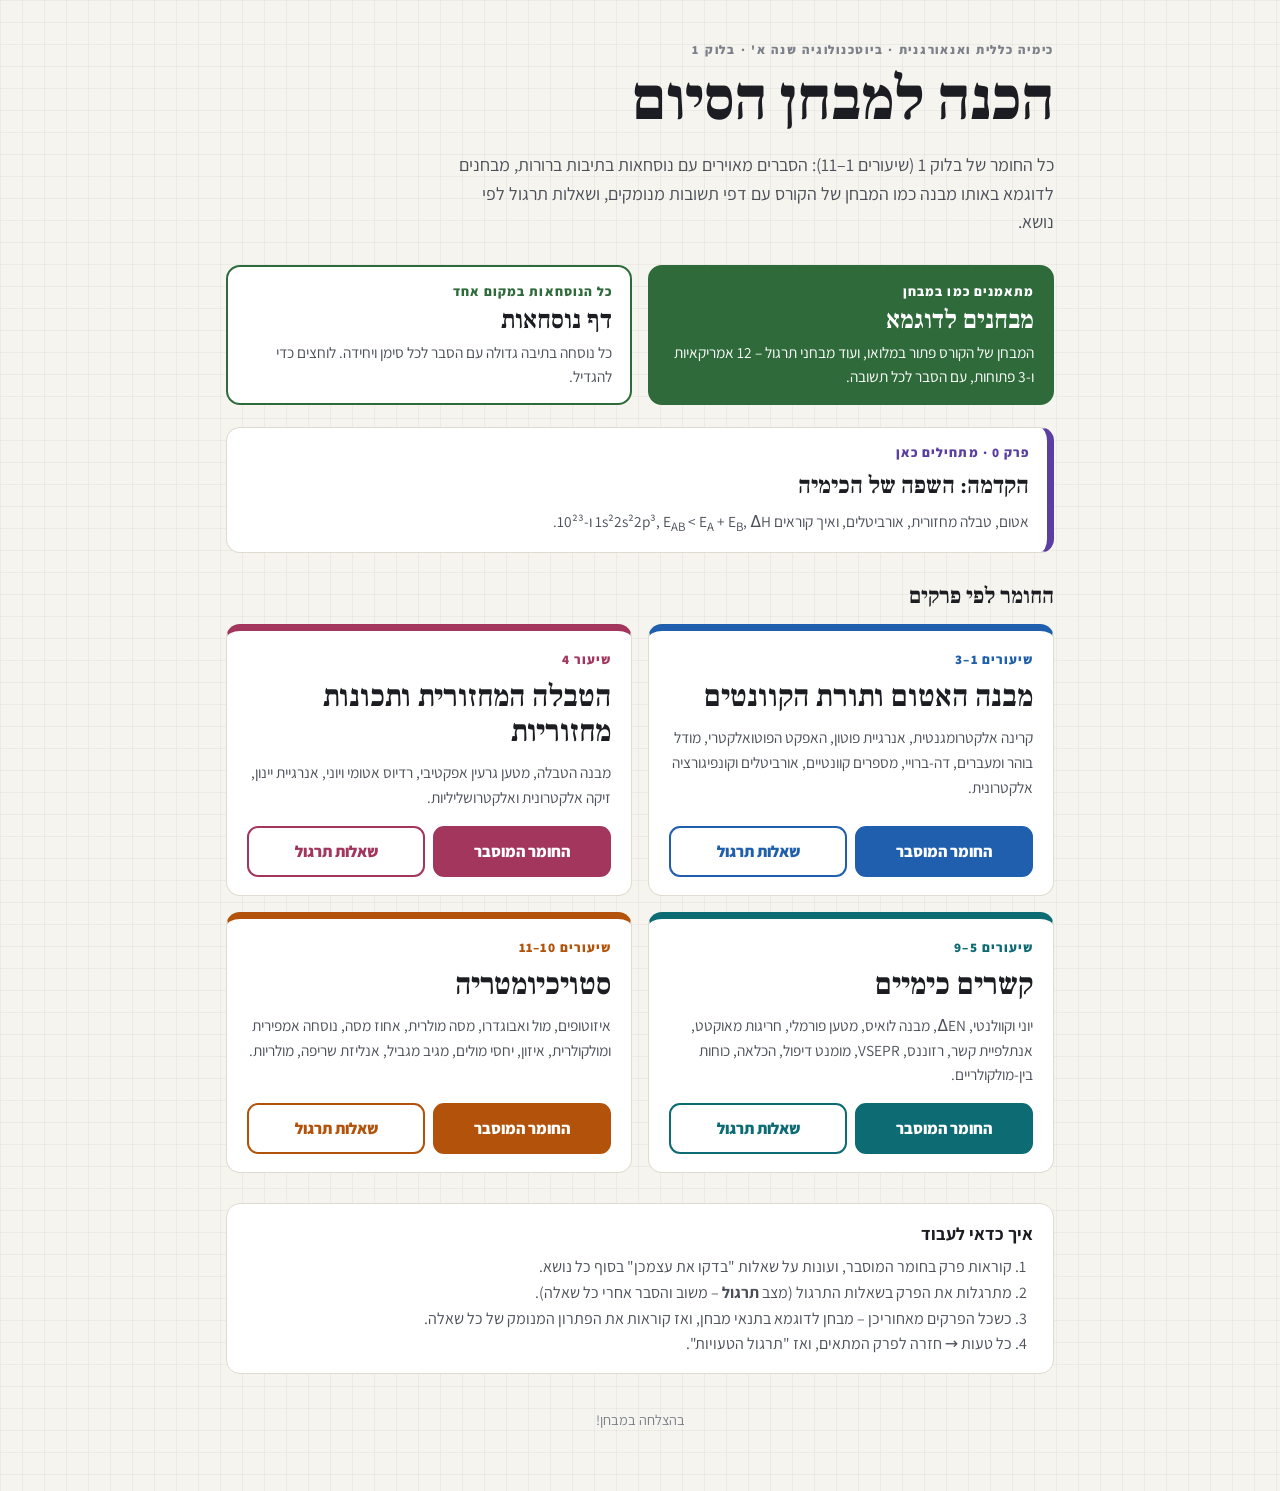
<file: docs/index.html>
<!doctype html>
<html lang="he" dir="rtl">
<head>
<meta charset="utf-8">
<meta name="viewport" content="width=device-width, initial-scale=1, viewport-fit=cover">
<title>כימיה – הכנה למבחן</title>
<meta name="description" content="חומר מוסבר, מבחנים לדוגמא, דף נוסחאות ושאלות תרגול למבחן הסיום של בלוק 1">
<link rel="preconnect" href="https://fonts.googleapis.com">
<link rel="preconnect" href="https://fonts.gstatic.com" crossorigin>
<link rel="stylesheet" href="https://fonts.googleapis.com/css2?family=Assistant:wght@400;600;700;800&family=Frank+Ruhl+Libre:wght@700;900&display=swap">
<style>
:root{--paper:#f6f4ee;--card:#fff;--ink:#1b1d22;--ink-2:#4a4f59;--ink-3:#7b808a;--rule:#dfdbd0;--grid:rgba(27,29,34,.045);
  --bonds:#0d6b74;--bonds-soft:#dff0ef;--stoich:#b3530b;--stoich-soft:#fbeadb;--intro:#5b3fa0;--atom:#1f5fae;--periodic:#a2365d;--exam:#2f6b3a;color-scheme:light}
@media (prefers-color-scheme:dark){:root:not([data-theme="light"]){--paper:#121417;--card:#1b1e23;--ink:#ebe8e1;--ink-2:#b4b0a7;--ink-3:#8a867e;--rule:#2f333a;--grid:rgba(255,255,255,.035);
  --bonds:#5cc6c9;--bonds-soft:#15302f;--stoich:#f0a35a;--stoich-soft:#36240f;--intro:#b8a1f2;--atom:#8ab8f5;--periodic:#f19bbb;--exam:#8fd39b;color-scheme:dark}}
:root[data-theme="dark"]{--paper:#121417;--card:#1b1e23;--ink:#ebe8e1;--ink-2:#b4b0a7;--ink-3:#8a867e;--rule:#2f333a;--grid:rgba(255,255,255,.035);
  --bonds:#5cc6c9;--bonds-soft:#15302f;--stoich:#f0a35a;--stoich-soft:#36240f;--intro:#b8a1f2;--atom:#8ab8f5;--periodic:#f19bbb;--exam:#8fd39b;color-scheme:dark}
*{box-sizing:border-box}
body{margin:0;background:var(--paper);color:var(--ink);font-family:"Assistant","Segoe UI",system-ui,sans-serif;line-height:1.6;
  background-image:linear-gradient(var(--grid) 1px,transparent 1px),linear-gradient(90deg,var(--grid) 1px,transparent 1px);background-size:22px 22px}
.wrap{max-width:860px;margin:auto;padding:40px 16px 60px}
.kicker{font-size:.78rem;font-weight:800;letter-spacing:.14em;color:var(--ink-3)}
h1{font-family:"Frank Ruhl Libre",Georgia,serif;font-weight:900;font-size:clamp(2.3rem,7vw,3.8rem);line-height:1.05;margin:.15em 0 .3em}
.lede{color:var(--ink-2);font-size:1.12rem;margin:0 0 28px;max-width:38rem}
.grid{display:grid;grid-template-columns:repeat(auto-fit,minmax(18rem,1fr));gap:16px}
.day{background:var(--card);border:1px solid var(--rule);border-top:7px solid var(--c);border-radius:14px;padding:18px 20px;display:flex;flex-direction:column;gap:10px}
.day .d{font-weight:800;font-size:.82rem;letter-spacing:.08em;color:var(--c)}
.day h2{font-family:"Frank Ruhl Libre",Georgia,serif;font-size:1.9rem;margin:0;line-height:1.15}
.day p{margin:0;color:var(--ink-2);font-size:.96rem}
.btns{display:flex;gap:8px;flex-wrap:wrap;margin-top:auto;padding-top:6px}
.btns a{flex:1;text-align:center;text-decoration:none;font-weight:800;padding:11px 14px;border-radius:11px;border:2px solid var(--c);color:var(--c)}
.btns a.main{background:var(--c);color:var(--card)}
.intro{display:flex;flex-direction:column;gap:4px;margin-bottom:16px;text-decoration:none;color:inherit;background:var(--card);border:1px solid var(--rule);border-inline-start:7px solid var(--intro);border-radius:14px;padding:14px 18px}
.intro .d{font-weight:800;font-size:.82rem;letter-spacing:.08em;color:var(--intro)}
.intro b{font-family:"Frank Ruhl Libre",Georgia,serif;font-size:1.5rem}
.intro span:last-child{color:var(--ink-2);font-size:.96rem}
.b{--c:var(--bonds)} .s{--c:var(--stoich)} .a{--c:var(--atom)} .p{--c:var(--periodic)} .x{--c:var(--exam)}
.tools{display:grid;grid-template-columns:repeat(auto-fit,minmax(16rem,1fr));gap:16px;margin:0 0 22px}
.tool{display:flex;flex-direction:column;gap:4px;text-decoration:none;color:inherit;background:var(--card);border:2px solid var(--c);border-radius:14px;padding:14px 18px}
.tool .d{font-weight:800;font-size:.82rem;letter-spacing:.08em;color:var(--c)}
.tool b{font-family:"Frank Ruhl Libre",Georgia,serif;font-size:1.6rem;line-height:1.15}
.tool span:last-child{color:var(--ink-2);font-size:.96rem}
.tool.hot{background:var(--c);color:var(--card)} .tool.hot .d,.tool.hot span:last-child{color:var(--card)}
h2.sec{font-family:"Frank Ruhl Libre",Georgia,serif;font-size:1.4rem;margin:26px 0 10px}
.how{margin-top:30px;background:var(--card);border:1px solid var(--rule);border-radius:14px;padding:16px 20px}
.how h3{margin:0 0 6px;font-size:1.1rem}
.how ol{margin:0;padding-inline-start:1.3em;color:var(--ink-2)}
footer{margin-top:34px;text-align:center;color:var(--ink-3);font-size:.9rem}
:focus-visible{outline:3px solid var(--bonds);outline-offset:2px}
</style>
<script data-goatcounter="https://zivgabel.goatcounter.com/count" async src="https://gc.zgo.at/count.js"></script>
</head>
<body>
<div class="wrap">
  <div class="kicker">כימיה כללית ואנאורגנית · ביוטכנולוגיה שנה א' · בלוק 1</div>
  <h1>הכנה למבחן הסיום</h1>
  <p class="lede">כל החומר של בלוק 1 (שיעורים 1–11): הסברים מאוירים עם נוסחאות בתיבות ברורות, מבחנים לדוגמא באותו מבנה כמו המבחן של הקורס עם דפי תשובות מנומקים, ושאלות תרגול לפי נושא.</p>
  <div class="tools">
    <a class="tool x hot" href="exams.html"><span class="d">מתאמנים כמו במבחן</span><b>מבחנים לדוגמא</b><span>המבחן של הקורס פתור במלואו, ועוד מבחני תרגול – 12 אמריקאיות ו-3 פתוחות, עם הסבר לכל תשובה.</span></a>
    <a class="tool x" href="formulas.html"><span class="d">כל הנוסחאות במקום אחד</span><b>דף נוסחאות</b><span>כל נוסחה בתיבה גדולה עם הסבר לכל סימן ויחידה. לוחצים כדי להגדיל.</span></a>
  </div>
  <a class="intro" href="guide.html#intro"><span class="d">פרק 0 · מתחילים כאן</span><b>הקדמה: השפה של הכימיה</b><span>אטום, טבלה מחזורית, אורביטלים, ואיך קוראים 1s²2s²2p³, E<sub>AB</sub> &lt; E<sub>A</sub> + E<sub>B</sub>, ΔH ו-10²³.</span></a>
  <h2 class="sec">החומר לפי פרקים</h2>
  <div class="grid">
    <section class="day a">
      <div class="d">שיעורים 1–3</div>
      <h2>מבנה האטום ותורת הקוונטים</h2>
      <p>קרינה אלקטרומגנטית, אנרגיית פוטון, האפקט הפוטואלקטרי, מודל בוהר ומעברים, דה-ברויי, מספרים קוונטיים, אורביטלים וקונפיגורציה אלקטרונית.</p>
      <div class="btns"><a class="main" href="guide.html#atom">החומר המוסבר</a><a href="practice.html#atom">שאלות תרגול</a></div>
    </section>
    <section class="day p">
      <div class="d">שיעור 4</div>
      <h2>הטבלה המחזורית ותכונות מחזוריות</h2>
      <p>מבנה הטבלה, מטען גרעין אפקטיבי, רדיוס אטומי ויוני, אנרגיית יינון, זיקה אלקטרונית ואלקטרושליליות.</p>
      <div class="btns"><a class="main" href="guide.html#periodic">החומר המוסבר</a><a href="practice.html#periodic">שאלות תרגול</a></div>
    </section>
    <section class="day b">
      <div class="d">שיעורים 5–9</div>
      <h2>קשרים כימיים</h2>
      <p>יוני וקוולנטי, ΔEN, מבנה לואיס, מטען פורמלי, חריגות מאוקטט, אנתלפיית קשר, רזוננס, VSEPR, מומנט דיפול, הכלאה, כוחות בין-מולקולריים.</p>
      <div class="btns"><a class="main" href="guide.html#bonds">החומר המוסבר</a><a href="practice.html#bonds">שאלות תרגול</a></div>
    </section>
    <section class="day s">
      <div class="d">שיעורים 10–11</div>
      <h2>סטויכיומטריה</h2>
      <p>איזוטופים, מול ואבוגדרו, מסה מולרית, אחוז מסה, נוסחה אמפירית ומולקולרית, איזון, יחסי מולים, מגיב מגביל, אנליזת שריפה, מולריות.</p>
      <div class="btns"><a class="main" href="guide.html#stoich">החומר המוסבר</a><a href="practice.html#stoich">שאלות תרגול</a></div>
    </section>
  </div>
  <div class="how">
    <h3>איך כדאי לעבוד</h3>
    <ol>
      <li>קוראות פרק בחומר המוסבר, ועונות על שאלות "בדקו את עצמכן" בסוף כל נושא.</li>
      <li>מתרגלות את הפרק בשאלות התרגול (מצב <b>תרגול</b> – משוב והסבר אחרי כל שאלה).</li>
      <li>כשכל הפרקים מאחוריכן – מבחן לדוגמא בתנאי מבחן, ואז קוראות את הפתרון המנומק של כל שאלה.</li>
      <li>כל טעות → חזרה לפרק המתאים, ואז "תרגול הטעויות".</li>
    </ol>
  </div>
  <footer>בהצלחה במבחן!</footer>
</div>
</body>
</html>
</file>
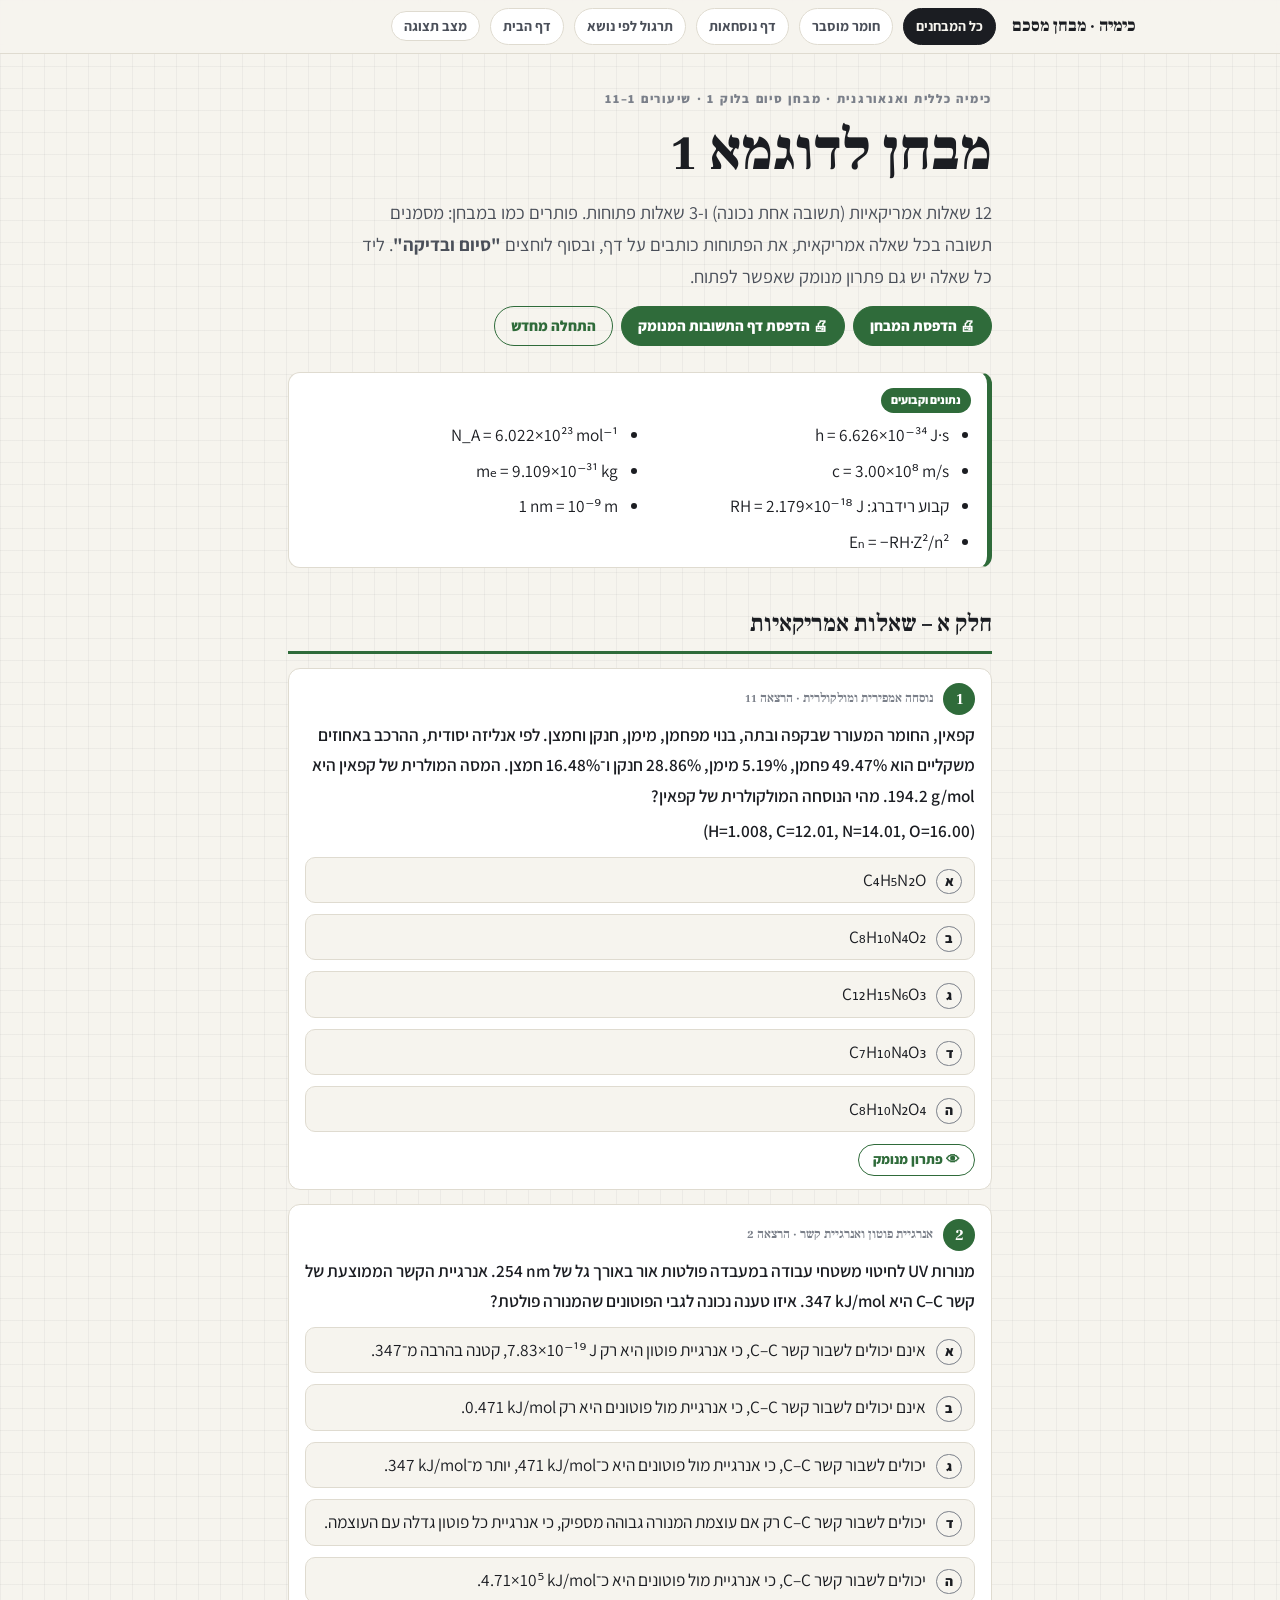
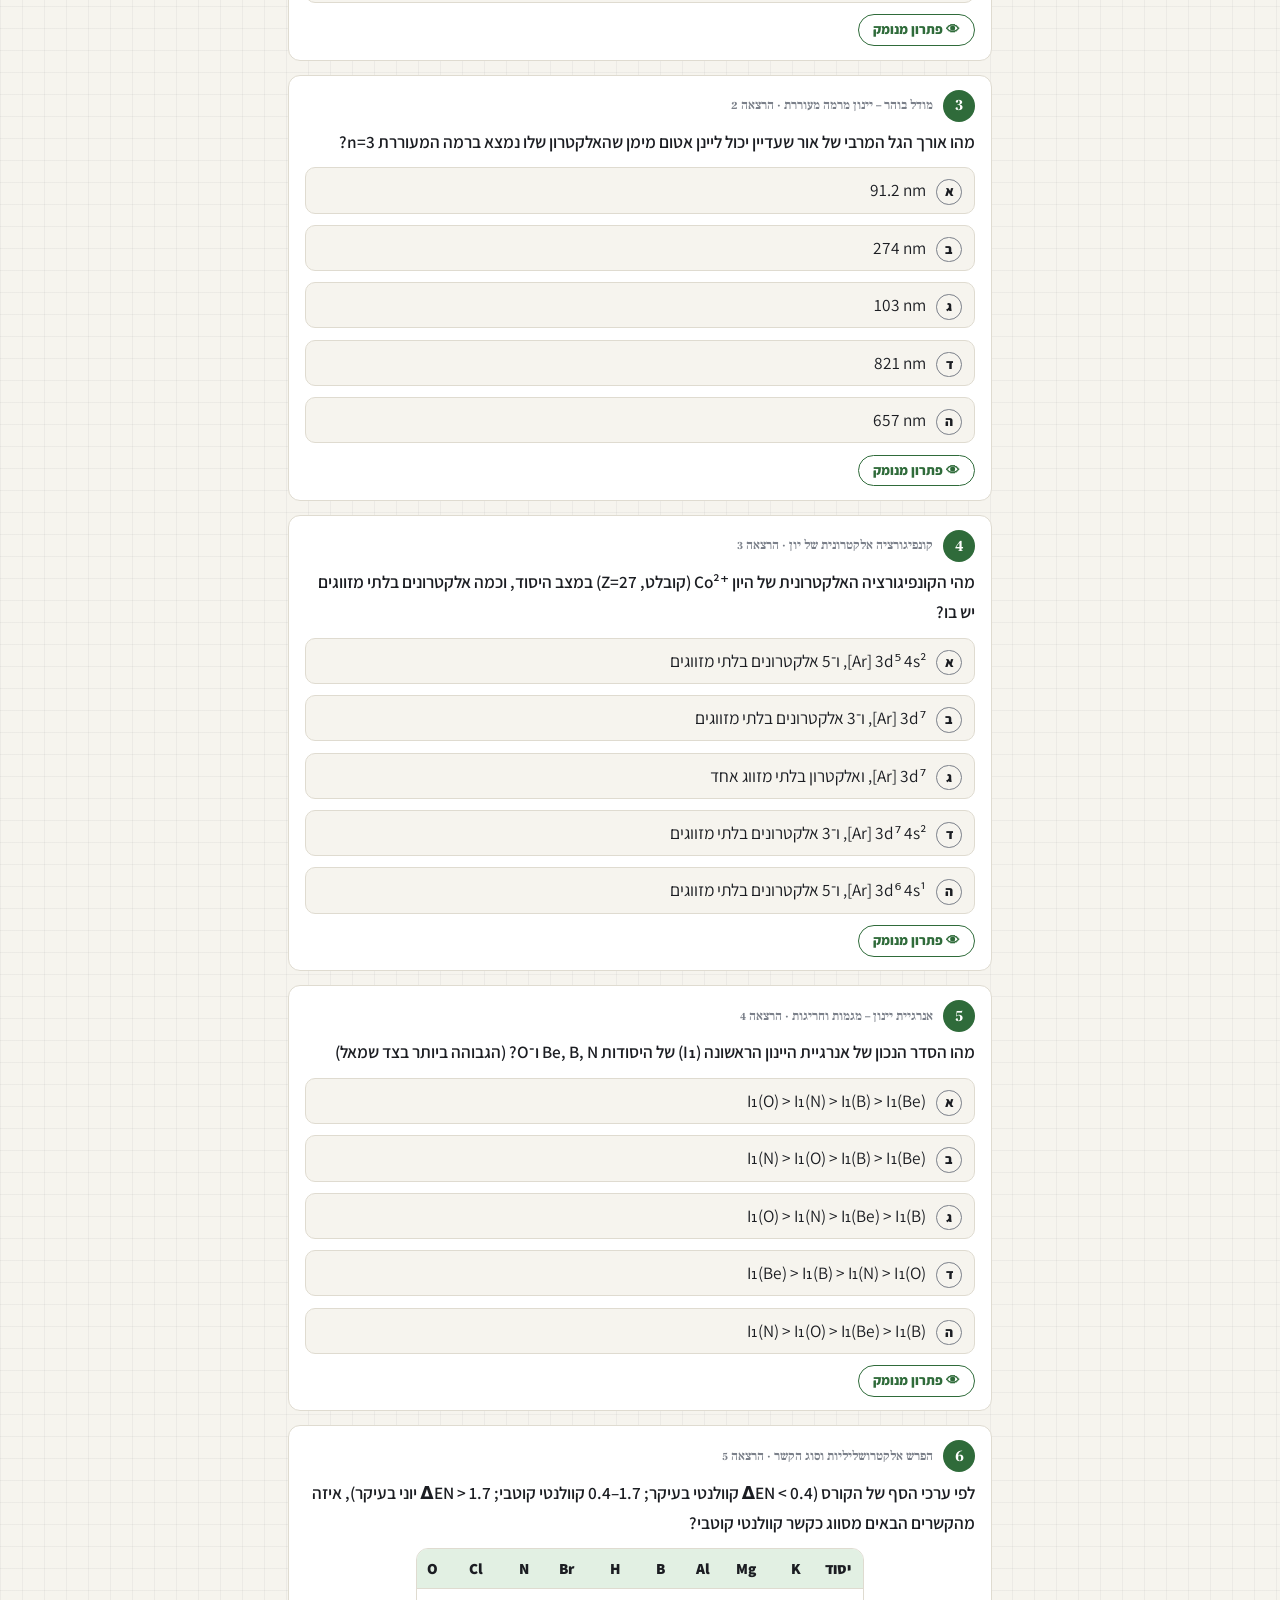
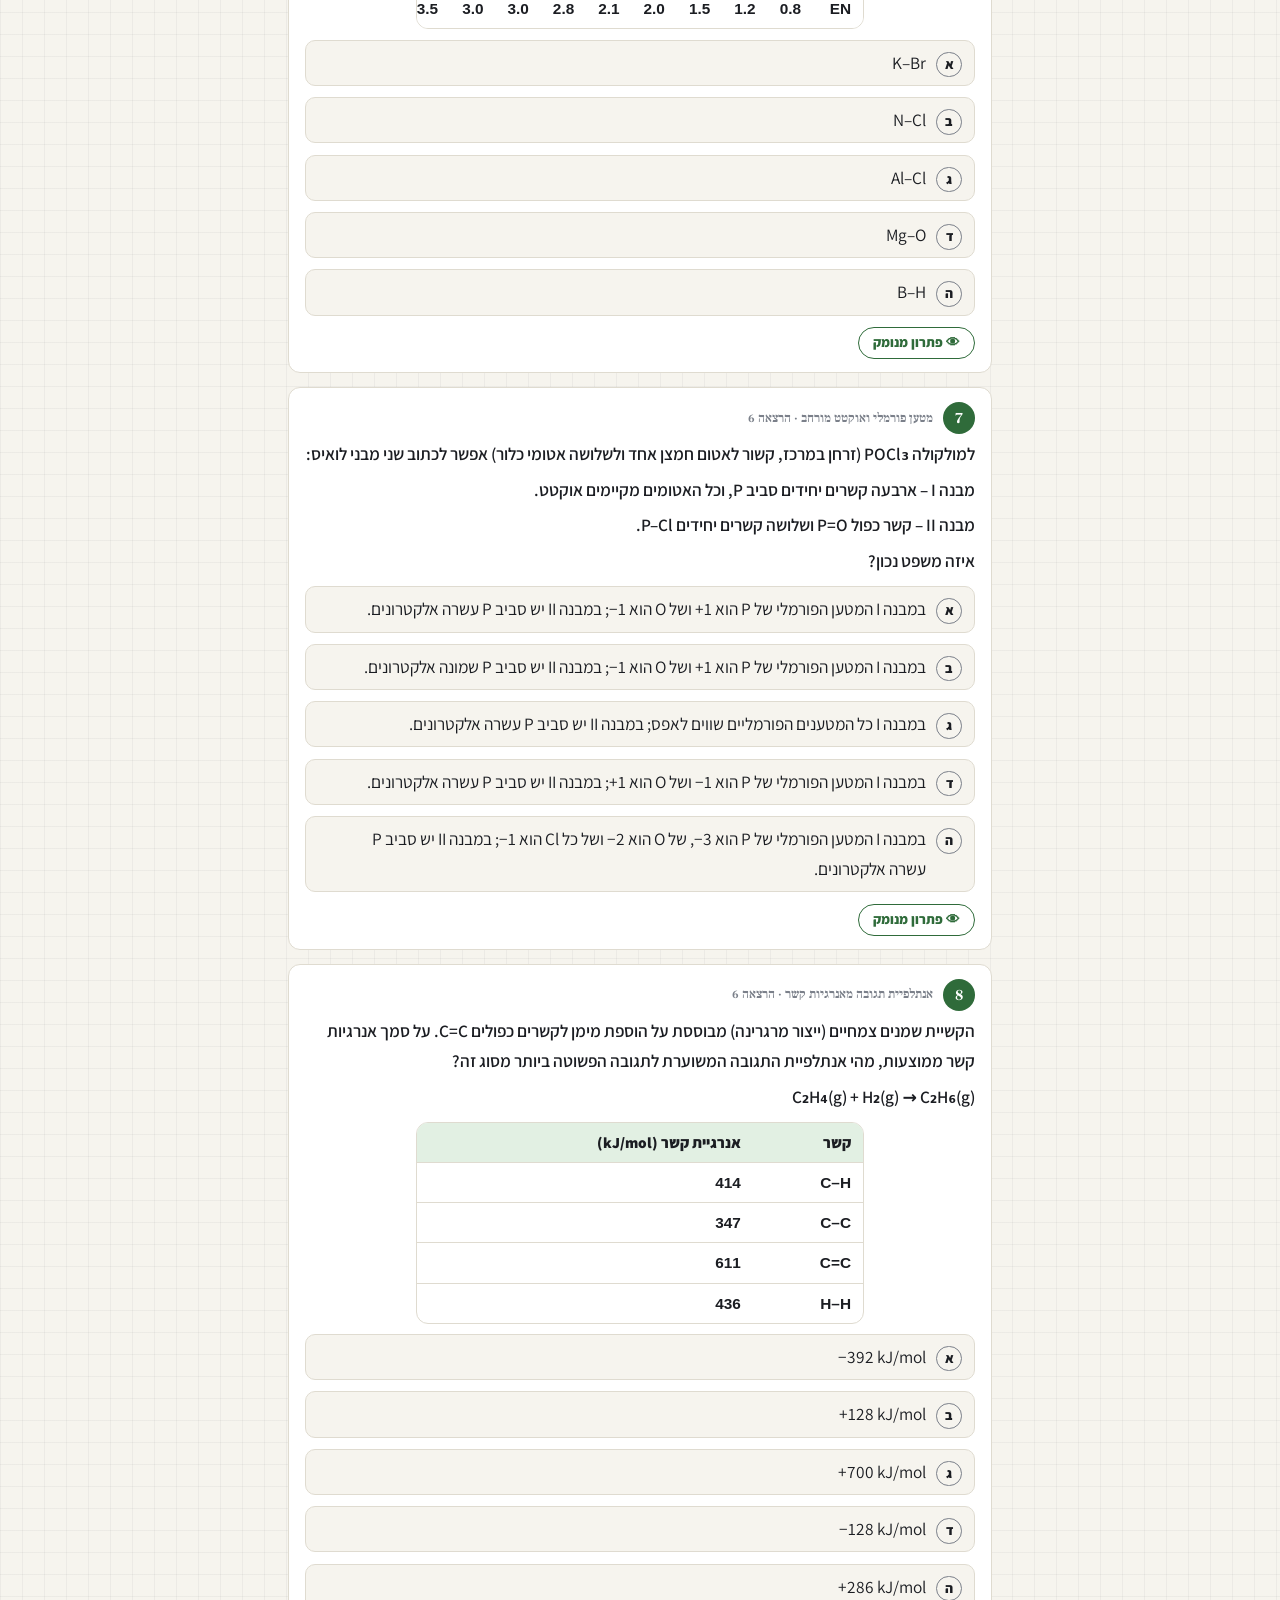
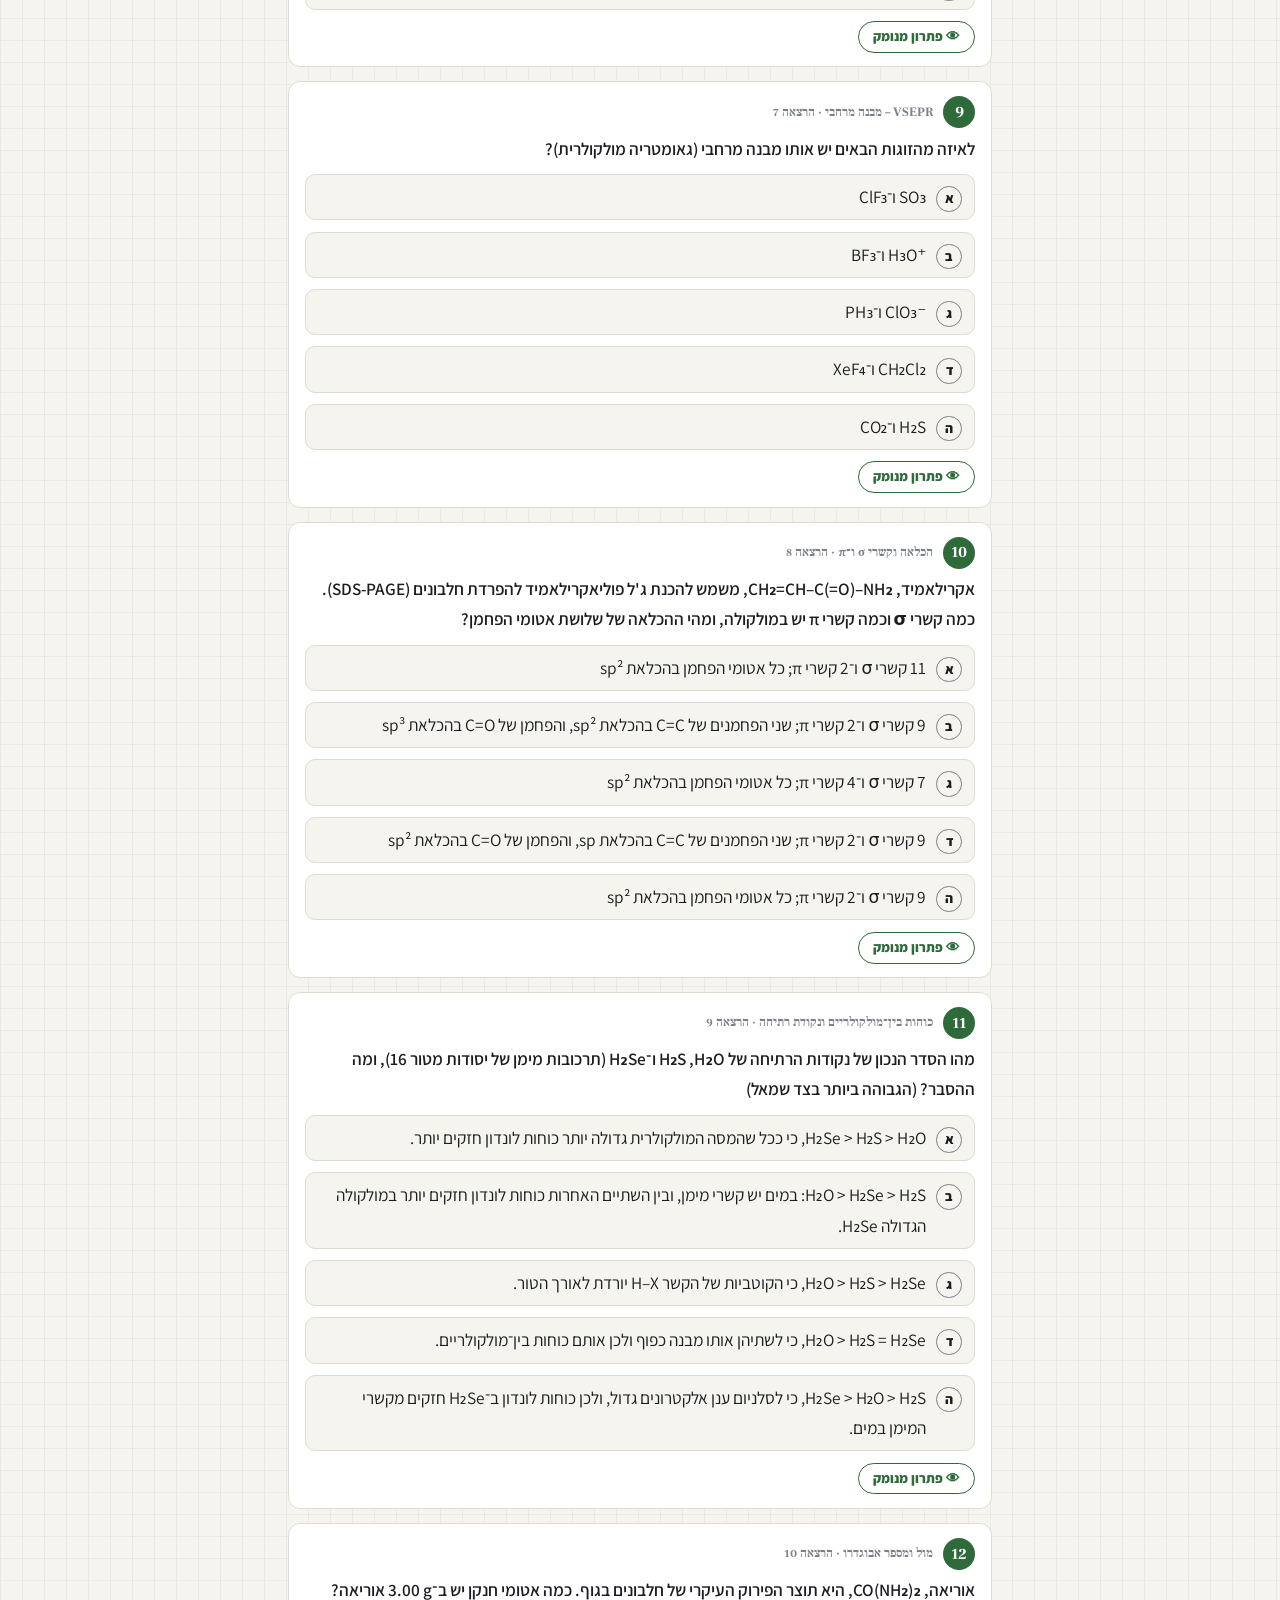
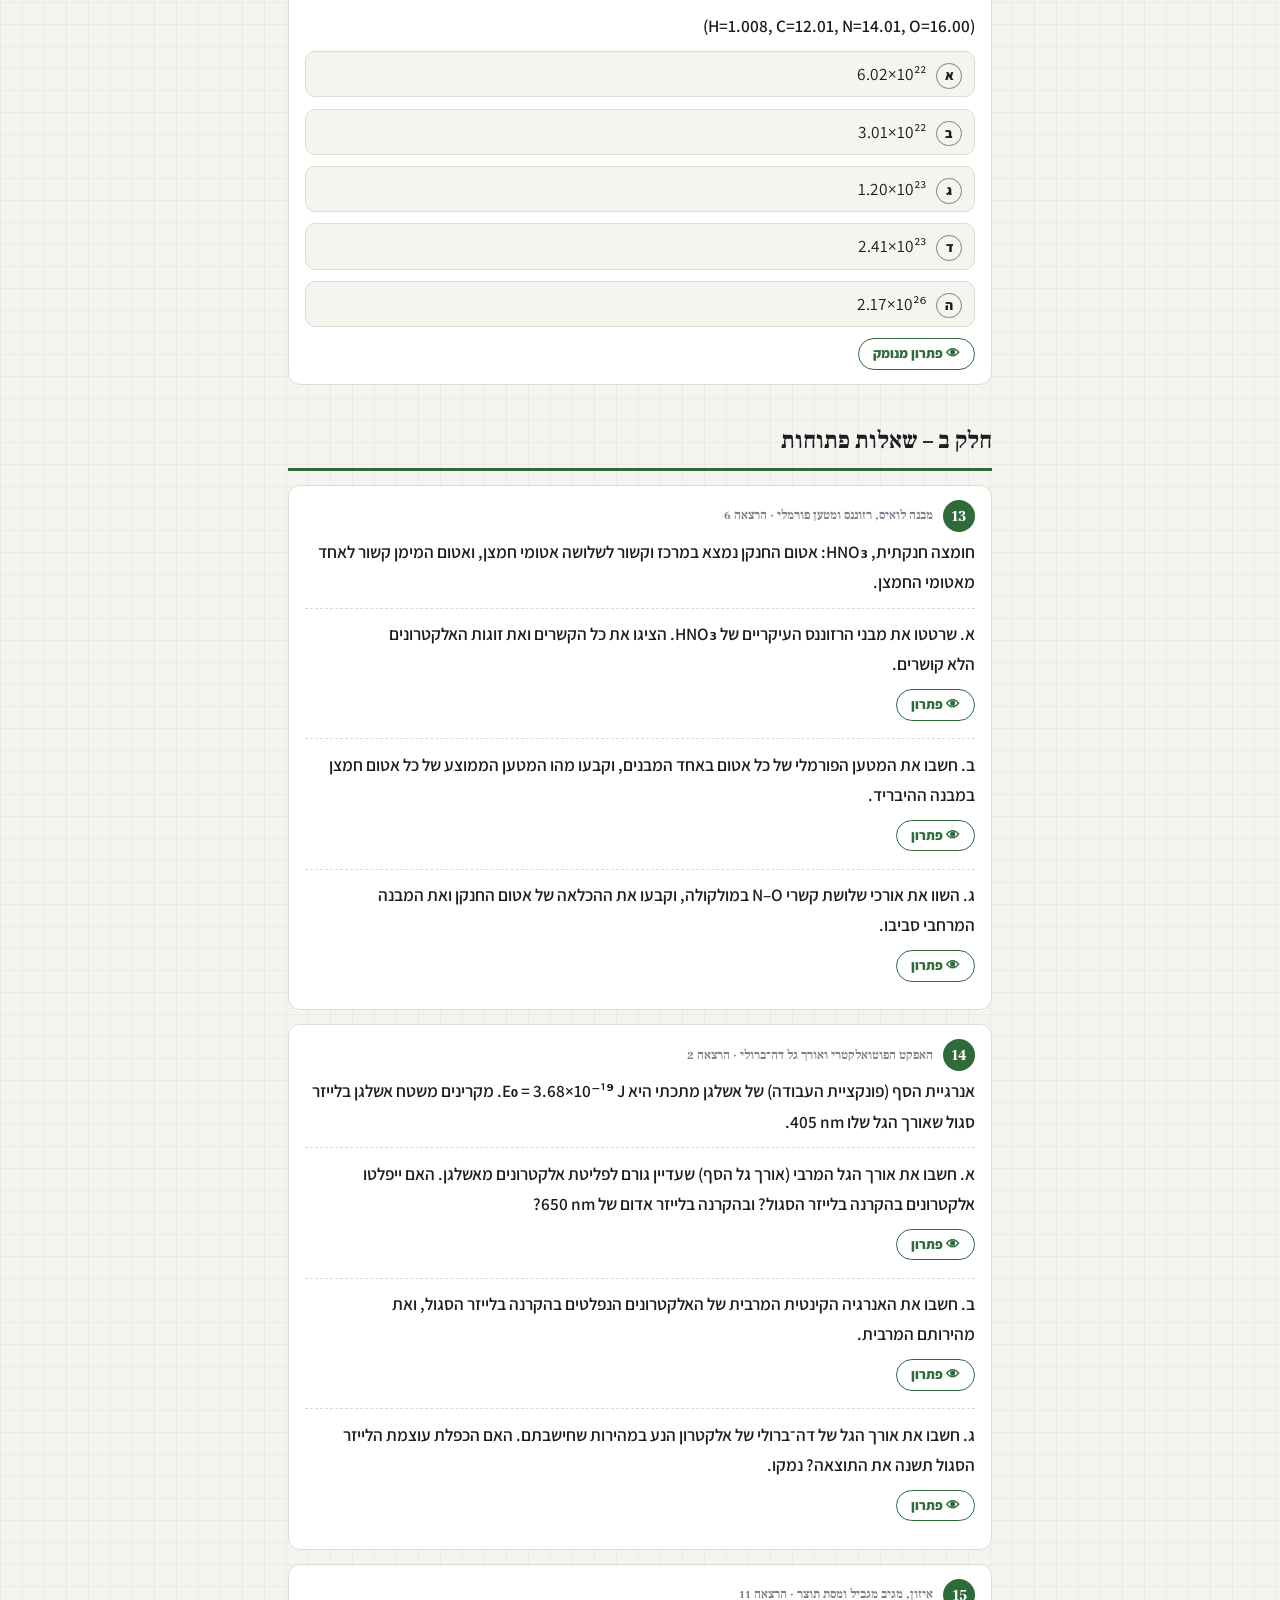
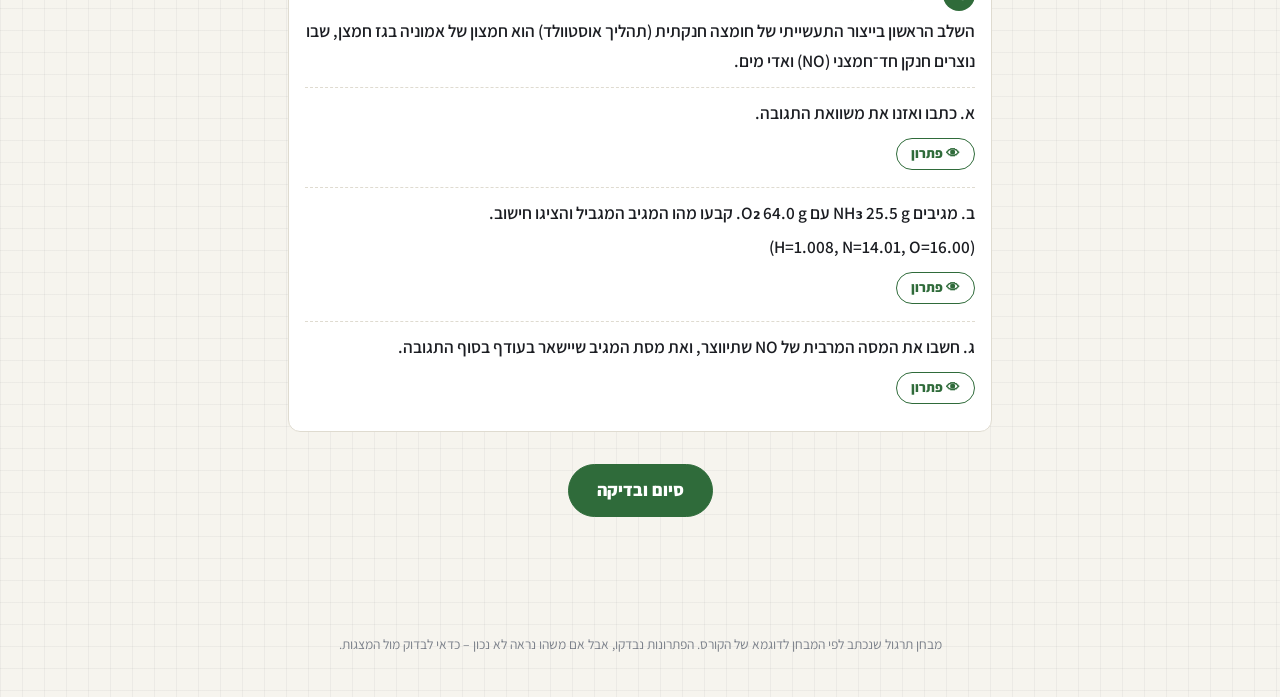
<file: docs/exam-mock1.html>
<!doctype html>
<html lang="he" dir="rtl">
<head>
<meta charset="utf-8">
<meta name="viewport" content="width=device-width, initial-scale=1, viewport-fit=cover">
<title>מבחן לדוגמא 1 – כימיה</title>
<meta name="description" content="מבחן לדוגמא עם פתרונות מנומקים – כימיה כללית ואנאורגנית">
<link rel="preconnect" href="https://fonts.googleapis.com">
<link rel="preconnect" href="https://fonts.gstatic.com" crossorigin>
<link rel="stylesheet" href="https://fonts.googleapis.com/css2?family=Assistant:wght@400;500;600;700;800&family=Frank+Ruhl+Libre:wght@400;500;700;900&display=swap">
<link rel="stylesheet" href="site.css">
<link rel="stylesheet" href="exam.css">
<script data-goatcounter="https://zivgabel.goatcounter.com/count" async src="https://gc.zgo.at/count.js"></script>
</head>
<body data-part="exam">

<nav class="topbar" aria-label="ניווט"><div class="in">
  <b>כימיה · מבחן מסכם</b>
  <a class="pill go" href="exams.html">כל המבחנים</a>
  <a class="pill" href="guide.html">חומר מוסבר</a>
  <a class="pill" href="formulas.html">דף נוסחאות</a>
  <a class="pill" href="practice.html">תרגול לפי נושא</a>
  <a class="pill" href="index.html">דף הבית</a>
  <button class="pill btn" id="themeBtn" type="button">מצב תצוגה</button>
</div></nav>
<header class="hero xhero">
  <div class="kicker">כימיה כללית ואנאורגנית · מבחן סיום בלוק 1 · שיעורים 1–11</div>
  <h1>מבחן לדוגמא 1</h1>
  <p class="lede">12 שאלות אמריקאיות (תשובה אחת נכונה) ו-3 שאלות פתוחות. פותרים כמו במבחן: מסמנים תשובה בכל שאלה אמריקאית, את הפתוחות כותבים על דף, ובסוף לוחצים <b>"סיום ובדיקה"</b>. ליד כל שאלה יש גם פתרון מנומק שאפשר לפתוח.</p>
  <div class="xbar">
    <button class="xbtn" type="button" data-act="print-exam">🖨 הדפסת המבחן</button>
    <button class="xbtn" type="button" data-act="print-key">🖨 הדפסת דף התשובות המנומק</button>
    <button class="xbtn ghost" type="button" data-act="reset">התחלה מחדש</button>
  </div>
</header>
<main class="xwrap" data-exam="mock1">
<div class="xconst"><span class="tag">נתונים וקבועים</span><ul><li><span class="li">h = 6.626×10⁻³⁴ J·s</span></li><li><span class="li">c = 3.00×10⁸ m/s</span></li><li>קבוע רידברג: <span class="li">RH = 2.179×10⁻¹⁸ J</span></li><li><span class="li">Eₙ = −RH·Z²/n²</span></li><li><span class="li">N_A = 6.022×10²³ mol⁻¹</span></li><li><span class="li">mₑ = 9.109×10⁻³¹ kg</span></li><li><span class="li">1 nm = 10⁻⁹ m</span></li></ul></div>
<h2 class="xsec">חלק א – שאלות אמריקאיות</h2>
<article class="xq" id="q1" data-a="1">
<h3><span class="xn">1</span><small>נוסחה אמפירית ומולקולרית · הרצאה 11</small></h3>
<p class="xstem">קפאין, החומר המעורר שבקפה ובתה, בנוי מפחמן, מימן, חנקן וחמצן. לפי אנליזה יסודית, ההרכב באחוזים משקליים הוא 49.47% פחמן, 5.19% מימן, 28.86% חנקן ו־16.48% חמצן. המסה המולרית של קפאין היא <span class="li">194.2 g/mol</span>. מהי הנוסחה המולקולרית של קפאין?</p><p class="xstem"><span class="li">(H=1.008, C=12.01, N=14.01, O=16.00)</span></p>
<ol class="xopts"><li><button type="button" class="xo" data-i="0"><span class="L">א</span><span class="t"><span class="li">C₄H₅N₂O</span></span></button></li><li><button type="button" class="xo" data-i="1"><span class="L">ב</span><span class="t"><span class="li">C₈H₁₀N₄O₂</span></span></button></li><li><button type="button" class="xo" data-i="2"><span class="L">ג</span><span class="t"><span class="li">C₁₂H₁₅N₆O₃</span></span></button></li><li><button type="button" class="xo" data-i="3"><span class="L">ד</span><span class="t"><span class="li">C₇H₁₀N₄O₃</span></span></button></li><li><button type="button" class="xo" data-i="4"><span class="L">ה</span><span class="t"><span class="li">C₈H₁₀N₂O₄</span></span></button></li></ol>
<details class="xsol"><summary>פתרון מנומק</summary><div class="xbody">
<p class="xans">התשובה הנכונה: <b>ב</b></p>
<p>עיקרון: מניחים דגימה של <span class="li">100 g</span>, כך שכל אחוז הופך לגרמים; ממירים למולים, מחלקים במספר המולים הקטן ביותר ומקבלים נוסחה אמפירית. אחר כך משווים את המסה המולרית שלה למסה המולרית הנתונה.</p><p><span class="li">n(C) = 49.47 / 12.01 = 4.119 mol</span></p><p><span class="li">n(H) = 5.19 / 1.008 = 5.149 mol</span></p><p><span class="li">n(N) = 28.86 / 14.01 = 2.060 mol</span></p><p><span class="li">n(O) = 16.48 / 16.00 = 1.030 mol</span></p><p>אחרי חלוקה ב־1.030 מתקבל היחס <span class="li">C : H : N : O = 4 : 5 : 2 : 1</span>, כלומר הנוסחה האמפירית היא C₄H₅N₂O.</p><p><span class="li">M(C₄H₅N₂O) = 4×12.01 + 5×1.008 + 2×14.01 + 16.00 = 97.10 g/mol</span></p><p>מקדם ההכפלה: <span class="li">194.2 / 97.10 = 2</span></p><p>לכן הנוסחה המולקולרית היא C₈H₁₀N₄O₂.</p>
<div class="xwhy"><b>למה לא האחרות:</b><ul><li><b>א.</b> זו הנוסחה האמפירית בלבד. המסה המולרית שלה <span class="li">97.1 g/mol</span> – חצי מהנתון – ולכן צריך להכפיל ב־2.</li><li><b>ג.</b> הכפלה פי 3 של הנוסחה האמפירית נותנת <span class="li">291.3 g/mol</span>, ולא <span class="li">194.2 g/mol</span>.</li><li><b>ד.</b> המסה המולרית שלה <span class="li">(198.2 g/mol)</span> קרובה לנתון, אבל ההרכב לא מתאים: חמצן 24.2% ופחמן 42.4%. אסור לבחור נוסחה רק לפי מסה מולרית מקורבת.</li><li><b>ה.</b> גם לה המסה המולרית <span class="li">198.2 g/mol</span>, אבל יש בה רק 14.1% חנקן ו־32.3% חמצן – לא מתאים לאנליזה.</li></ul></div>
</div></details>
</article>
<article class="xq" id="q2" data-a="2">
<h3><span class="xn">2</span><small>אנרגיית פוטון ואנרגיית קשר · הרצאה 2</small></h3>
<p class="xstem">מנורות UV לחיטוי משטחי עבודה במעבדה פולטות אור באורך גל של <span class="li">254 nm</span>. אנרגיית הקשר הממוצעת של קשר C–C היא <span class="li">347 kJ/mol</span>. איזו טענה נכונה לגבי הפוטונים שהמנורה פולטת?</p>
<ol class="xopts"><li><button type="button" class="xo" data-i="0"><span class="L">א</span><span class="t">אינם יכולים לשבור קשר C–C, כי אנרגיית פוטון היא רק <span class="li">7.83×10⁻¹⁹ J</span>, קטנה בהרבה מ־347.</span></button></li><li><button type="button" class="xo" data-i="1"><span class="L">ב</span><span class="t">אינם יכולים לשבור קשר C–C, כי אנרגיית מול פוטונים היא רק <span class="li">0.471 kJ/mol</span>.</span></button></li><li><button type="button" class="xo" data-i="2"><span class="L">ג</span><span class="t">יכולים לשבור קשר C–C, כי אנרגיית מול פוטונים היא כ־<span class="li">471 kJ/mol</span>, יותר מ־<span class="li">347 kJ/mol</span>.</span></button></li><li><button type="button" class="xo" data-i="3"><span class="L">ד</span><span class="t">יכולים לשבור קשר C–C רק אם עוצמת המנורה גבוהה מספיק, כי אנרגיית כל פוטון גדלה עם העוצמה.</span></button></li><li><button type="button" class="xo" data-i="4"><span class="L">ה</span><span class="t">יכולים לשבור קשר C–C, כי אנרגיית מול פוטונים היא כ־<span class="li">4.71×10⁵ kJ/mol</span>.</span></button></li></ol>
<details class="xsol"><summary>פתרון מנומק</summary><div class="xbody">
<p class="xans">התשובה הנכונה: <b>ג</b></p>
<p>עיקרון: אנרגיית פוטון בודד היא E = hc/λ. אנרגיית הקשר נתונה למול, ולכן כדי להשוות כופלים את אנרגיית הפוטון במספר אבוגדרו (או מחלקים את אנרגיית הקשר ב־N_A).</p><p>אנרגיית פוטון אחד: <span class="li">E = hc/λ = (6.626×10⁻³⁴ × 3.00×10⁸) / (254×10⁻⁹) = 7.83×10⁻¹⁹ J</span></p><p>אנרגיית מול פוטונים: <span class="li">7.83×10⁻¹⁹ × 6.022×10²³ = 4.71×10⁵ J/mol = 471 kJ/mol</span></p><p>דרך שקולה – האנרגיה לשבירת קשר C–C בודד: <span class="li">347000 / 6.022×10²³ = 5.76×10⁻¹⁹ J</span>, וזה פחות מאנרגיית הפוטון.</p><p>מכיוון ש־<span class="li">471 kJ/mol</span> גדול מ־<span class="li">347 kJ/mol</span>, פוטון אחד נושא מספיק אנרגיה לשבור קשר C–C אחד. אנרגיה בסדר גודל של אנרגיות קשר היא מה שמאפשר לאור UV לגרום לשינויים כימיים ב־DNA ובחלבונים של חיידקים, ולכן הוא מחטא.</p>
<div class="xwhy"><b>למה לא האחרות:</b><ul><li><b>א.</b> משווים יחידות שונות: <span class="li">7.83×10⁻¹⁹ J</span> הוא אנרגיה של פוטון אחד, ו־<span class="li">347 kJ/mol</span> הוא אנרגיה של מול קשרים. צריך להכפיל ב־N_A לפני ההשוואה.</li><li><b>ב.</b> טעות בהמרת יחידות: <span class="li">254 nm = 254×10⁻⁹ m</span>, ולא <span class="li">254×10⁻⁶ m</span>. בהמרה הנכונה מתקבל <span class="li">471 kJ/mol</span>.</li><li><b>ד.</b> אנרגיית פוטון תלויה רק בתדירות <span class="li">(E = hν)</span>, לא בעוצמה. עוצמה גבוהה פירושה יותר פוטונים, לא פוטונים חזקים יותר.</li><li><b>ה.</b> המסקנה נכונה אבל המספר לא: <span class="li">4.71×10⁵</span> הוא ב־<span class="li">J/mol</span>. ב־<span class="li">kJ/mol</span> זה 471 – שכחו לחלק ב־1000.</li></ul></div>
</div></details>
</article>
<article class="xq" id="q3" data-a="3">
<h3><span class="xn">3</span><small>מודל בוהר – יינון מרמה מעוררת · הרצאה 2</small></h3>
<p class="xstem">מהו אורך הגל המרבי של אור שעדיין יכול ליינן אטום מימן שהאלקטרון שלו נמצא ברמה המעוררת n=3?</p>
<ol class="xopts"><li><button type="button" class="xo" data-i="0"><span class="L">א</span><span class="t"><span class="li">91.2 nm</span></span></button></li><li><button type="button" class="xo" data-i="1"><span class="L">ב</span><span class="t"><span class="li">274 nm</span></span></button></li><li><button type="button" class="xo" data-i="2"><span class="L">ג</span><span class="t"><span class="li">103 nm</span></span></button></li><li><button type="button" class="xo" data-i="3"><span class="L">ד</span><span class="t"><span class="li">821 nm</span></span></button></li><li><button type="button" class="xo" data-i="4"><span class="L">ה</span><span class="t"><span class="li">657 nm</span></span></button></li></ol>
<details class="xsol"><summary>פתרון מנומק</summary><div class="xbody">
<p class="xans">התשובה הנכונה: <b>ד</b></p>
<p>עיקרון: יינון פירושו העברת האלקטרון מהרמה שבה הוא נמצא ל־n=∞. האנרגיה הדרושה היא <span class="li">E = RH·Z²/n²</span>. אורך הגל המרבי מתאים לפוטון שיש לו בדיוק את האנרגיה הזו – לפוטון בעל אורך גל ארוך יותר יש פחות אנרגיה, והיא לא מספיקה.</p><p><span class="li">E = 2.179×10⁻¹⁸ × 1² / 3² = 2.421×10⁻¹⁹ J</span></p><p><span class="li">λ = hc/E = (6.626×10⁻³⁴ × 3.00×10⁸) / (2.421×10⁻¹⁹) = 8.21×10⁻⁷ m = 821 nm</span></p><p>כלומר אפילו אור תת־אדום קרוב מספיק כדי ליינן אטום מימן מעורר ב־<span class="li">n=3</span>, בעוד שממצב היסוד דרוש אור UV של <span class="li">91.2 nm</span>.</p>
<div class="xwhy"><b>למה לא האחרות:</b><ul><li><b>א.</b> זה אורך הגל ליינון ממצב היסוד <span class="li">(n=1)</span>. כאן האלקטרון כבר ב־<span class="li">n=3</span> וקשור חלש יותר.</li><li><b>ב.</b> חילקו ב־<span class="li">n = 3</span> במקום ב־<span class="li">n² = 9</span>.</li><li><b>ג.</b> זה אורך הגל לעירור מ־<span class="li">n=1</span> ל־<span class="li">n=3</span>, לא ליינון מ־<span class="li">n=3</span>.</li><li><b>ה.</b> זה הקו הנפלט במעבר מ־<span class="li">n=3</span> ל־<span class="li">n=2</span>: האלקטרון יורד לרמה נמוכה יותר ואינו משתחרר מהאטום.</li></ul></div>
</div></details>
</article>
<article class="xq" id="q4" data-a="1">
<h3><span class="xn">4</span><small>קונפיגורציה אלקטרונית של יון · הרצאה 3</small></h3>
<p class="xstem">מהי הקונפיגורציה האלקטרונית של היון <span class="li">Co²⁺</span> (קובלט, <span class="li">Z=27</span>) במצב היסוד, וכמה אלקטרונים בלתי מזווגים יש בו?</p>
<ol class="xopts"><li><button type="button" class="xo" data-i="0"><span class="L">א</span><span class="t">⁦<span class="li">[Ar] 3d⁵ 4s²</span>⁩, ו־5 אלקטרונים בלתי מזווגים</span></button></li><li><button type="button" class="xo" data-i="1"><span class="L">ב</span><span class="t">⁦<span class="li">[Ar] 3d⁷</span>⁩, ו־3 אלקטרונים בלתי מזווגים</span></button></li><li><button type="button" class="xo" data-i="2"><span class="L">ג</span><span class="t">⁦<span class="li">[Ar] 3d⁷</span>⁩, ואלקטרון בלתי מזווג אחד</span></button></li><li><button type="button" class="xo" data-i="3"><span class="L">ד</span><span class="t">⁦<span class="li">[Ar] 3d⁷ 4s²</span>⁩, ו־3 אלקטרונים בלתי מזווגים</span></button></li><li><button type="button" class="xo" data-i="4"><span class="L">ה</span><span class="t">⁦<span class="li">[Ar] 3d⁶ 4s¹</span>⁩, ו־5 אלקטרונים בלתי מזווגים</span></button></li></ol>
<details class="xsol"><summary>פתרון מנומק</summary><div class="xbody">
<p class="xans">התשובה הנכונה: <b>ב</b></p>
<p>עיקרון: כותבים קודם את האטום הנייטרלי לפי אופבאו, ואז מוציאים אלקטרונים מהתת־רמה בעלת n הגבוה ביותר. 4s יוצא לפני 3d, אף שהוא התמלא לפניו.</p><p>אטום Co נייטרלי (27 אלקטרונים): ⁦<span class="li">[Ar] 3d⁷ 4s²</span>⁩</p><p>ב־<span class="li">Co²⁺</span> (25 אלקטרונים) מוציאים את שני אלקטרוני 4s ומקבלים ⁦<span class="li">[Ar] 3d⁷</span>⁩.</p><p>כלל הונד: 7 אלקטרונים בחמישה אורביטלי d – קודם אלקטרון אחד בכל אורביטל (5), ואז שניים מזדווגים: ↑↓ ↑↓ ↑ ↑ ↑</p><p>לכן יש 3 אלקטרונים בלתי מזווגים, והיון פראמגנטי.</p>
<div class="xwhy"><b>למה לא האחרות:</b><ul><li><b>א.</b> הוציאו את שני האלקטרונים מ־3d במקום מ־4s. ביינון יוצאים קודם האלקטרונים של הקליפה החיצונית <span class="li">(n=4)</span>.</li><li><b>ג.</b> הקונפיגורציה נכונה, אבל זיווג מוקדם מפר את כלל הונד. קודם כל אורביטל d מקבל אלקטרון אחד, ולכן נשארים 3 בלתי מזווגים.</li><li><b>ד.</b> זו הקונפיגורציה של אטום Co נייטרלי (27 אלקטרונים); לא הוציאו את שני האלקטרונים של היון.</li><li><b>ה.</b> הוציאו אלקטרון אחד מ־4s ואחד מ־3d; שני האלקטרונים יוצאים מ־4s.</li></ul></div>
</div></details>
</article>
<article class="xq" id="q5" data-a="4">
<h3><span class="xn">5</span><small>אנרגיית יינון – מגמות וחריגות · הרצאה 4</small></h3>
<p class="xstem">מהו הסדר הנכון של אנרגיית היינון הראשונה (I₁) של היסודות Be, B, N ו־O? (הגבוהה ביותר בצד שמאל)</p>
<ol class="xopts"><li><button type="button" class="xo" data-i="0"><span class="L">א</span><span class="t"><span class="li">I₁(O) &gt; I₁(N) &gt; I₁(B) &gt; I₁(Be)</span></span></button></li><li><button type="button" class="xo" data-i="1"><span class="L">ב</span><span class="t"><span class="li">I₁(N) &gt; I₁(O) &gt; I₁(B) &gt; I₁(Be)</span></span></button></li><li><button type="button" class="xo" data-i="2"><span class="L">ג</span><span class="t"><span class="li">I₁(O) &gt; I₁(N) &gt; I₁(Be) &gt; I₁(B)</span></span></button></li><li><button type="button" class="xo" data-i="3"><span class="L">ד</span><span class="t"><span class="li">I₁(Be) &gt; I₁(B) &gt; I₁(N) &gt; I₁(O)</span></span></button></li><li><button type="button" class="xo" data-i="4"><span class="L">ה</span><span class="t"><span class="li">I₁(N) &gt; I₁(O) &gt; I₁(Be) &gt; I₁(B)</span></span></button></li></ol>
<details class="xsol"><summary>פתרון מנומק</summary><div class="xbody">
<p class="xans">התשובה הנכונה: <b>ה</b></p>
<p>עיקרון: לאורך המחזור אנרגיית היינון עולה (Zeff גדל והרדיוס קטן), אבל יש שתי חריגות – בדיוק כמו <span class="li">Mg/Al</span> ו־<span class="li">P/S</span> במחזור השלישי בהרצאה.</p><p>חריגה 1 – B נמוך מ־Be: האלקטרון של B יוצא מ־2p, הגבוה באנרגיה מ־2s של Be. הקונפיגורציות: <span class="li">Be = 1s²2s²</span> ואילו <span class="li">B = 1s²2s²2p¹</span>.</p><p>חריגה 2 – O נמוך מ־N: ל־N תת־רמת 2p חצי מלאה (2p³). ב־O (2p⁴) יש זוג אלקטרונים באותו אורביטל, והדחייה ביניהם מקלה על הוצאת אחד מהם.</p><p>ערכים <span class="li">(kJ/mol): N 1402, O 1314, Be 899, B 801</span></p><p>לכן <span class="li">I₁(N) &gt; I₁(O) &gt; I₁(Be) &gt; I₁(B)</span>.</p>
<div class="xwhy"><b>למה לא האחרות:</b><ul><li><b>א.</b> זה הסדר לפי המגמה הכללית בלבד (עלייה עם Z), בלי שתי החריגות.</li><li><b>ב.</b> החריגה של N ו־O נכונה, אבל לא של Be ו־B: ל־B אנרגיית יינון נמוכה מזו של Be, כי האלקטרון שלו ב־2p.</li><li><b>ג.</b> החריגה של Be ו־B נכונה, אבל O אינו גבוה מ־N: הזוג המזווג ב־2p⁴ מוריד את אנרגיית היינון של O.</li><li><b>ד.</b> סדר הפוך למגמה: אנרגיית היינון עולה משמאל לימין במחזור, ולכן Be ו־B (בצד שמאל של הטבלה) נמוכים מ־N ו־O.</li></ul></div>
</div></details>
</article>
<article class="xq" id="q6" data-a="2">
<h3><span class="xn">6</span><small>הפרש אלקטרושליליות וסוג הקשר · הרצאה 5</small></h3>
<p class="xstem">לפי ערכי הסף של הקורס (<span class="li">ΔEN &lt; 0.4</span> קוולנטי בעיקר; ‏<span class="li">0.4–1.7</span> קוולנטי קוטבי; <span class="li">ΔEN &gt; 1.7</span> יוני בעיקר), איזה מהקשרים הבאים מסווג כקשר קוולנטי קוטבי?</p><div class="tbl xt"><table><thead><tr><th>יסוד</th><th><span class="li">K</span></th><th><span class="li">Mg</span></th><th><span class="li">Al</span></th><th><span class="li">B</span></th><th><span class="li">H</span></th><th><span class="li">Br</span></th><th><span class="li">N</span></th><th><span class="li">Cl</span></th><th><span class="li">O</span></th></tr></thead><tbody><tr><td class="f">EN</td><td class="f">0.8</td><td class="f">1.2</td><td class="f">1.5</td><td class="f">2.0</td><td class="f">2.1</td><td class="f">2.8</td><td class="f">3.0</td><td class="f">3.0</td><td class="f">3.5</td></tr></tbody></table></div>
<ol class="xopts"><li><button type="button" class="xo" data-i="0"><span class="L">א</span><span class="t"><span class="li">K–Br</span></span></button></li><li><button type="button" class="xo" data-i="1"><span class="L">ב</span><span class="t"><span class="li">N–Cl</span></span></button></li><li><button type="button" class="xo" data-i="2"><span class="L">ג</span><span class="t"><span class="li">Al–Cl</span></span></button></li><li><button type="button" class="xo" data-i="3"><span class="L">ד</span><span class="t"><span class="li">Mg–O</span></span></button></li><li><button type="button" class="xo" data-i="4"><span class="L">ה</span><span class="t"><span class="li">B–H</span></span></button></li></ol>
<details class="xsol"><summary>פתרון מנומק</summary><div class="xbody">
<p class="xans">התשובה הנכונה: <b>ג</b></p>
<p>עיקרון: מחשבים ΔEN לכל קשר ומשווים לערכי הסף של הקורס.</p><p><span class="li">ΔEN(K–Br) = 2.8 − 0.8 = 2.0</span> – יוני בעיקר</p><p><span class="li">ΔEN(N–Cl) = 3.0 − 3.0 = 0</span> – קוולנטי טהור</p><p><span class="li">ΔEN(Al–Cl) = 3.0 − 1.5 = 1.5</span> – קוולנטי קוטבי</p><p><span class="li">ΔEN(Mg–O) = 3.5 − 1.2 = 2.3</span> – יוני בעיקר</p><p><span class="li">ΔEN(B–H) = 2.1 − 2.0 = 0.1</span> – קוולנטי בעיקר</p><p>רק Al–Cl נמצא בתחום <span class="li">0.4–1.7</span>. שימו לב: אף ש־Al מתכת, הסיווג נקבע לפי ΔEN ולא לפי הכלל 'מתכת עם אל־מתכת = יוני'.</p>
<div class="xwhy"><b>למה לא האחרות:</b><ul><li><b>א.</b> <span class="li">ΔEN = 2.0</span>, יותר מ־1.7, ולכן הקשר יוני בעיקר.</li><li><b>ב.</b> <span class="li">ΔEN = 0</span>, כי לשני האטומים אותה אלקטרושליליות (3.0). זה קשר קוולנטי טהור, אף שמדובר בשני יסודות שונים.</li><li><b>ד.</b> <span class="li">ΔEN = 2.3</span>, יותר מ־1.7 – קשר יוני בעיקר.</li><li><b>ה.</b> <span class="li">ΔEN = 0.1</span>, פחות מ־0.4 – קשר קוולנטי בעיקר (לא קוטבי).</li></ul></div>
</div></details>
</article>
<article class="xq" id="q7" data-a="0">
<h3><span class="xn">7</span><small>מטען פורמלי ואוקטט מורחב · הרצאה 6</small></h3>
<p class="xstem">למולקולה POCl₃ (זרחן במרכז, קשור לאטום חמצן אחד ולשלושה אטומי כלור) אפשר לכתוב שני מבני לואיס:</p><p class="xstem">מבנה I – ארבעה קשרים יחידים סביב P, וכל האטומים מקיימים אוקטט.</p><p class="xstem">מבנה II – קשר כפול <span class="li">P=O</span> ושלושה קשרים יחידים P–Cl.</p><p class="xstem">איזה משפט נכון?</p>
<ol class="xopts"><li><button type="button" class="xo" data-i="0"><span class="L">א</span><span class="t">במבנה I המטען הפורמלי של P הוא <span class="li">+1</span> ושל O הוא <span class="li">−1</span>; במבנה II יש סביב P עשרה אלקטרונים.</span></button></li><li><button type="button" class="xo" data-i="1"><span class="L">ב</span><span class="t">במבנה I המטען הפורמלי של P הוא <span class="li">+1</span> ושל O הוא <span class="li">−1</span>; במבנה II יש סביב P שמונה אלקטרונים.</span></button></li><li><button type="button" class="xo" data-i="2"><span class="L">ג</span><span class="t">במבנה I כל המטענים הפורמליים שווים לאפס; במבנה II יש סביב P עשרה אלקטרונים.</span></button></li><li><button type="button" class="xo" data-i="3"><span class="L">ד</span><span class="t">במבנה I המטען הפורמלי של P הוא <span class="li">−1</span> ושל O הוא <span class="li">+1</span>; במבנה II יש סביב P עשרה אלקטרונים.</span></button></li><li><button type="button" class="xo" data-i="4"><span class="L">ה</span><span class="t">במבנה I המטען הפורמלי של P הוא <span class="li">−3</span>, של O הוא <span class="li">−2</span> ושל כל Cl הוא <span class="li">−1</span>; במבנה II יש סביב P עשרה אלקטרונים.</span></button></li></ol>
<details class="xsol"><summary>פתרון מנומק</summary><div class="xbody">
<p class="xans">התשובה הנכונה: <b>א</b></p>
<p>עיקרון: FC = (אלקטרוני ערכיות) − (אלקטרונים לא קושרים) − ½(אלקטרונים קושרים).</p><p>סך אלקטרוני הערכיות: <span class="li">5 + 6 + 3×7 = 32</span>, כלומר 16 זוגות.</p><p>מבנה I: ארבעה קשרים יחידים (8 אלקטרונים). 24 הנותרים: 3 זוגות על O ו־3 זוגות על כל Cl. על P אין זוגות בודדים.</p><p><span class="li">FC(P) = 5 − 0 − ½×8 = +1</span></p><p><span class="li">FC(O) = 6 − 6 − ½×2 = −1</span></p><p><span class="li">FC(Cl) = 7 − 6 − ½×2 = 0</span></p><p>סכום המטענים 0, כמו שצריך במולקולה נייטרלית.</p><p>מבנה II: אחד מזוגות O הופך לקשר כפול, ואז:</p><p><span class="li">FC(P) = 5 − 0 − ½×10 = 0</span></p><p><span class="li">FC(O) = 6 − 4 − ½×4 = 0</span></p><p>סביב P יש שלושה קשרים יחידים וקשר כפול: <span class="li">3×2 + 4 = 10</span> אלקטרונים – אוקטט מורחב, המותר ל־P (מחזור 3) לפי ההרצאה.</p>
<div class="xwhy"><b>למה לא האחרות:</b><ul><li><b>ב.</b> קשר כפול תורם 4 אלקטרונים לסביבת P, לא 2. לכן סביב P יש <span class="li">3×2 + 4 = 10</span> אלקטרונים.</li><li><b>ג.</b> המטענים מתאפסים רק במבנה II. במבנה I ל־P ארבעה קשרים בלי זוגות בודדים <span class="li">(FC = +1)</span>, ול־O קשר אחד ושלושה זוגות <span class="li">(FC = −1)</span>.</li><li><b>ד.</b> הסימנים הפוכים: ל־P חמישה אלקטרוני ערכיות אבל רק 4 'שלו' בקשרים, ולכן הוא חיובי; ל־O ‏7 אלקטרונים 'שלו' לעומת 6 ערכיות, ולכן הוא שלילי.</li><li><b>ה.</b> שכחו לחלק את אלקטרוני הקשר ב־2. סכום המטענים יוצא <span class="li">−8</span> במקום 0 – סימן ברור לטעות.</li></ul></div>
</div></details>
</article>
<article class="xq" id="q8" data-a="3">
<h3><span class="xn">8</span><small>אנתלפיית תגובה מאנרגיות קשר · הרצאה 6</small></h3>
<p class="xstem">הקשיית שמנים צמחיים (ייצור מרגרינה) מבוססת על הוספת מימן לקשרים כפולים <span class="li">C=C</span>. על סמך אנרגיות קשר ממוצעות, מהי אנתלפיית התגובה המשוערת לתגובה הפשוטה ביותר מסוג זה?</p><p class="xstem"><span class="li">C₂H₄(g) + H₂(g) → C₂H₆(g)</span></p><div class="tbl xt"><table><thead><tr><th>קשר</th><th>אנרגיית קשר <span class="li">(kJ/mol)</span></th></tr></thead><tbody><tr><td class="f">C–H</td><td class="f">414</td></tr><tr><td class="f">C–C</td><td class="f">347</td></tr><tr><td class="f">C=C</td><td class="f">611</td></tr><tr><td class="f">H–H</td><td class="f">436</td></tr></tbody></table></div>
<ol class="xopts"><li><button type="button" class="xo" data-i="0"><span class="L">א</span><span class="t"><span class="li">−392 kJ/mol</span></span></button></li><li><button type="button" class="xo" data-i="1"><span class="L">ב</span><span class="t"><span class="li">+128 kJ/mol</span></span></button></li><li><button type="button" class="xo" data-i="2"><span class="L">ג</span><span class="t"><span class="li">+700 kJ/mol</span></span></button></li><li><button type="button" class="xo" data-i="3"><span class="L">ד</span><span class="t"><span class="li">−128 kJ/mol</span></span></button></li><li><button type="button" class="xo" data-i="4"><span class="L">ה</span><span class="t"><span class="li">+286 kJ/mol</span></span></button></li></ol>
<details class="xsol"><summary>פתרון מנומק</summary><div class="xbody">
<p class="xans">התשובה הנכונה: <b>ד</b></p>
<p>עיקרון: ΔH ≈ Σ BE(מגיבים) − Σ BE(תוצרים). אפשר לספור את כל הקשרים, או רק את הקשרים שמשתנים.</p><p>ספירה מלאה: במגיבים 4 קשרי C–H, קשר <span class="li">C=C</span> וקשר H–H; בתוצר 6 קשרי C–H וקשר C–C.</p><p>קשרים שנשברים במגיבים: <span class="li">Σ BE = 4×414 + 611 + 436 = 2703 kJ</span></p><p>קשרים שנוצרים בתוצרים: <span class="li">Σ BE = 6×414 + 347 = 2831 kJ</span></p><p><span class="li">ΔH ≈ 2703 − 2831 = −128 kJ/mol</span></p><p>בדיקה בקיצור: נשברים <span class="li">C=C</span> ו־H–H (<span class="li">1047 kJ</span>), נוצרים C–C ושני קשרי C–H (<span class="li">1175 kJ</span>), וההפרש שוב <span class="li">−128 kJ/mol</span>. התגובה אקסותרמית.</p>
<div class="xwhy"><b>למה לא האחרות:</b><ul><li><b>א.</b> השתמשו באנרגיה של קשר יחיד C–C (347) עבור האתילן, במקום קשר כפול <span class="li">C=C (611)</span>.</li><li><b>ב.</b> הסימן הפוך – חישבו תוצרים פחות מגיבים. בנוסחה של הקורס מחסירים את התוצרים מהמגיבים.</li><li><b>ג.</b> שכחו את שני קשרי C–H החדשים שנוצרים: <span class="li">611 + 436 − 347 = +700</span>.</li><li><b>ה.</b> ספרו רק קשר C–H חדש אחד, אבל לכל אחד משני אטומי הפחמן מתווסף אטום מימן.</li></ul></div>
</div></details>
</article>
<article class="xq" id="q9" data-a="2">
<h3><span class="xn">9</span><small>VSEPR – מבנה מרחבי · הרצאה 7</small></h3>
<p class="xstem">לאיזה מהזוגות הבאים יש אותו מבנה מרחבי (גאומטריה מולקולרית)?</p>
<ol class="xopts"><li><button type="button" class="xo" data-i="0"><span class="L">א</span><span class="t">SO₃ ו־ClF₃</span></button></li><li><button type="button" class="xo" data-i="1"><span class="L">ב</span><span class="t"><span class="li">H₃O⁺</span> ו־BF₃</span></button></li><li><button type="button" class="xo" data-i="2"><span class="L">ג</span><span class="t"><span class="li">ClO₃⁻</span> ו־PH₃</span></button></li><li><button type="button" class="xo" data-i="3"><span class="L">ד</span><span class="t">CH₂Cl₂ ו־XeF₄</span></button></li><li><button type="button" class="xo" data-i="4"><span class="L">ה</span><span class="t">H₂S ו־CO₂</span></button></li></ol>
<details class="xsol"><summary>פתרון מנומק</summary><div class="xbody">
<p class="xans">התשובה הנכונה: <b>ג</b></p>
<p>עיקרון: מציירים מבנה לואיס, סופרים קבוצות אלקטרונים סביב האטום המרכזי (AXₘEₙ), והצורה נקבעת לפי מיקום האטומים בלבד.</p><p>ביון <span class="li">ClO₃⁻</span> לאטום Cl שלושה קשרים וזוג בודד אחד – AX₃E, פירמידה משולשת.</p><p>במולקולה PH₃ לאטום P שלושה קשרים וזוג בודד אחד – AX₃E, פירמידה משולשת.</p><p>שאר הזוגות:</p><p>SO₃ – AX₃, משולש מישורי; ClF₃ – AX₃E₂, צורת T</p><p><span class="li">H₃O⁺</span> – AX₃E, פירמידה משולשת; BF₃ – AX₃, משולש מישורי</p><p>CH₂Cl₂ – AX₄, טטרהדר; XeF₄ – AX₄E₂, ריבוע מישורי</p><p>H₂S – AX₂E₂, כפוף; CO₂ – AX₂, קווי</p>
<div class="xwhy"><b>למה לא האחרות:</b><ul><li><b>א.</b> בשתיהן 3 אטומים קשורים, אבל ל־Cl במולקולה ClF₃ יש גם 2 זוגות בודדים (AX₃E₂) – צורת T, בעוד SO₃ (AX₃) משולש מישורי.</li><li><b>ב.</b> על O ביון <span class="li">H₃O⁺</span> יש זוג בודד (AX₃E, פירמידה), ועל B במולקולה BF₃ אין זוג בודד (AX₃, משולש מישורי).</li><li><b>ד.</b> בשתיהן 4 אטומים קשורים, אבל ל־Xe שני זוגות בודדים (AX₄E₂) – ריבוע מישורי ולא טטרהדר.</li><li><b>ה.</b> בשתיהן 3 אטומים, אבל ל־S שני זוגות בודדים (AX₂E₂, כפוף), ולפחמן במולקולה CO₂ אין (AX₂, קווי).</li></ul></div>
</div></details>
</article>
<article class="xq" id="q10" data-a="4">
<h3><span class="xn">10</span><small>הכלאה וקשרי σ ו־π · הרצאה 8</small></h3>
<p class="xstem">אקרילאמיד, <span class="li">CH₂=CH–C(=O)–NH₂</span>, משמש להכנת ג'ל פוליאקרילאמיד להפרדת חלבונים (SDS-PAGE). כמה קשרי σ וכמה קשרי π יש במולקולה, ומהי ההכלאה של שלושת אטומי הפחמן?</p>
<ol class="xopts"><li><button type="button" class="xo" data-i="0"><span class="L">א</span><span class="t">11 קשרי σ ו־2 קשרי π; כל אטומי הפחמן בהכלאת sp²</span></button></li><li><button type="button" class="xo" data-i="1"><span class="L">ב</span><span class="t">9 קשרי σ ו־2 קשרי π; שני הפחמנים של <span class="li">C=C</span> בהכלאת sp², והפחמן של <span class="li">C=O</span> בהכלאת sp³</span></button></li><li><button type="button" class="xo" data-i="2"><span class="L">ג</span><span class="t">7 קשרי σ ו־4 קשרי π; כל אטומי הפחמן בהכלאת sp²</span></button></li><li><button type="button" class="xo" data-i="3"><span class="L">ד</span><span class="t">9 קשרי σ ו־2 קשרי π; שני הפחמנים של <span class="li">C=C</span> בהכלאת sp, והפחמן של <span class="li">C=O</span> בהכלאת sp²</span></button></li><li><button type="button" class="xo" data-i="4"><span class="L">ה</span><span class="t">9 קשרי σ ו־2 קשרי π; כל אטומי הפחמן בהכלאת sp²</span></button></li></ol>
<details class="xsol"><summary>פתרון מנומק</summary><div class="xbody">
<p class="xans">התשובה הנכונה: <b>ה</b></p>
<p>עיקרון: כל קשר יחיד הוא σ אחד; קשר כפול הוא σ אחד ועוד π אחד. ההכלאה נקבעת לפי מספר קבוצות האלקטרונים סביב האטום, וקשר כפול נספר כקבוצה אחת.</p><p>הקשרים: שני C–H בקבוצת CH₂, ‏C–H אחד בקבוצת <span class="li">CH, ‏C=C, ‏C–C, ‏C=O, ‏C–N</span> ושני N–H.</p><p>קשרי <span class="li">σ: 2 + 1 + 1 + 1 + 1 + 1 + 2 = 9</span></p><p>קשרי π: אחד ב־<span class="li">C=C</span> ואחד ב־<span class="li">C=O</span>, סך הכל 2</p><p>כל אחד משלושת הפחמנים קשור ל־3 אטומים ואין עליו זוג בודד: 3 קבוצות אלקטרונים, ולכן הכלאת sp² (משולש מישורי, כ־<span class="li">120°</span>).</p>
<div class="xwhy"><b>למה לא האחרות:</b><ul><li><b>א.</b> ספרו את כל 11 הקווים כקשרי σ. בקשר כפול רק אחד מהשניים הוא σ, והשני π.</li><li><b>ב.</b> הפחמן של <span class="li">C=O</span> קשור ל־3 אטומים (C, O, N) – 3 קבוצות, ולכן sp². הכלאת sp³ דורשת 4 קבוצות.</li><li><b>ג.</b> ספרו כל קשר כפול כשני קשרי π. בקשר כפול יש σ אחד ו־π אחד בלבד.</li><li><b>ד.</b> הכלאת sp מתאימה ל־2 קבוצות אלקטרונים (קשר משולש, או שני קשרים כפולים על אותו אטום). לפחמני <span class="li">C=C</span> כאן 3 קבוצות, ולכן sp².</li></ul></div>
</div></details>
</article>
<article class="xq" id="q11" data-a="1">
<h3><span class="xn">11</span><small>כוחות בין־מולקולריים ונקודת רתיחה · הרצאה 9</small></h3>
<p class="xstem">מהו הסדר הנכון של נקודות הרתיחה של H₂O, ‏H₂S ו־H₂Se (תרכובות מימן של יסודות מטור 16), ומה ההסבר? (הגבוהה ביותר בצד שמאל)</p>
<ol class="xopts"><li><button type="button" class="xo" data-i="0"><span class="L">א</span><span class="t"><span class="li">H₂Se &gt; H₂S &gt; H₂O</span>, כי ככל שהמסה המולקולרית גדולה יותר כוחות לונדון חזקים יותר.</span></button></li><li><button type="button" class="xo" data-i="1"><span class="L">ב</span><span class="t"><span class="li">H₂O &gt; H₂Se &gt; H₂S</span>: במים יש קשרי מימן, ובין השתיים האחרות כוחות לונדון חזקים יותר במולקולה הגדולה H₂Se.</span></button></li><li><button type="button" class="xo" data-i="2"><span class="L">ג</span><span class="t"><span class="li">H₂O &gt; H₂S &gt; H₂Se</span>, כי הקוטביות של הקשר H–X יורדת לאורך הטור.</span></button></li><li><button type="button" class="xo" data-i="3"><span class="L">ד</span><span class="t"><span class="li">H₂O &gt; H₂S = H₂Se</span>, כי לשתיהן אותו מבנה כפוף ולכן אותם כוחות בין־מולקולריים.</span></button></li><li><button type="button" class="xo" data-i="4"><span class="L">ה</span><span class="t"><span class="li">H₂Se &gt; H₂O &gt; H₂S</span>, כי לסלניום ענן אלקטרונים גדול, ולכן כוחות לונדון ב־H₂Se חזקים מקשרי המימן במים.</span></button></li></ol>
<details class="xsol"><summary>פתרון מנומק</summary><div class="xbody">
<p class="xans">התשובה הנכונה: <b>ב</b></p>
<p>עיקרון: נקודת רתיחה גבוהה פירושה כוחות בין־מולקולריים חזקים. קשרי מימן נוצרים רק כשמימן קשור ל־N, ‏O או F.</p><p>במים – קשרי מימן (H קשור ל־O). זה הכוח החזק ביותר כאן, ולכן נקודת הרתיחה <span class="li">100 °C</span>.</p><p>ב־H₂S וב־H₂Se אין קשרי מימן: יש דיפול–דיפול חלש וכוחות לונדון. ל־<span class="li">H₂Se (81.0 g/mol)</span> ענן אלקטרונים גדול ופולריזבילי יותר משל <span class="li">H₂S (34.1 g/mol)</span>, ולכן כוחות לונדון חזקים יותר.</p><p>נקודות הרתיחה מהטבלה בהרצאה:</p><p><span class="li">H₂O 100 °C, H₂Se −42 °C, H₂S −62 °C</span></p><p>הסדר: <span class="li">H₂O &gt; H₂Se &gt; H₂S</span>. זו אותה תופעה כמו HF לעומת HCl, ‏HBr ו־HI בהרצאה.</p>
<div class="xwhy"><b>למה לא האחרות:</b><ul><li><b>א.</b> מתעלמים מקשרי המימן במים. אילו רק המסה הייתה קובעת, מים היו רותחים בסביבות <span class="li">(−90 °C)</span>, ובפועל הם רותחים ב־<span class="li">100 °C</span> בזכות קשרי מימן.</li><li><b>ג.</b> המקום של המים נכון, אבל ההבדל בין H₂S ל־H₂Se נקבע בעיקר על ידי כוחות לונדון, הגדלים עם גודל ענן האלקטרונים. לכן H₂Se רותחת בטמפרטורה גבוהה יותר.</li><li><b>ד.</b> צורה זהה אינה אומרת כוחות זהים: ל־H₂Se ענן אלקטרונים גדול יותר וכוחות לונדון חזקים יותר.</li><li><b>ה.</b> כוחות לונדון ב־H₂Se חלשים בהרבה מקשרי המימן במים – H₂Se רותחת ב־<span class="li">231 K (−42 °C)</span> בלבד.</li></ul></div>
</div></details>
</article>
<article class="xq" id="q12" data-a="0">
<h3><span class="xn">12</span><small>מול ומספר אבוגדרו · הרצאה 10</small></h3>
<p class="xstem">אוריאה, CO(NH₂)₂, היא תוצר הפירוק העיקרי של חלבונים בגוף. כמה אטומי חנקן יש ב־<span class="li">3.00 g</span> אוריאה?</p><p class="xstem"><span class="li">(H=1.008, C=12.01, N=14.01, O=16.00)</span></p>
<ol class="xopts"><li><button type="button" class="xo" data-i="0"><span class="L">א</span><span class="t"><span class="li">6.02×10²²</span></span></button></li><li><button type="button" class="xo" data-i="1"><span class="L">ב</span><span class="t"><span class="li">3.01×10²²</span></span></button></li><li><button type="button" class="xo" data-i="2"><span class="L">ג</span><span class="t"><span class="li">1.20×10²³</span></span></button></li><li><button type="button" class="xo" data-i="3"><span class="L">ד</span><span class="t"><span class="li">2.41×10²³</span></span></button></li><li><button type="button" class="xo" data-i="4"><span class="L">ה</span><span class="t"><span class="li">2.17×10²⁶</span></span></button></li></ol>
<details class="xsol"><summary>פתרון מנומק</summary><div class="xbody">
<p class="xans">התשובה הנכונה: <b>א</b></p>
<p>עיקרון: ממסה עוברים למולים <span class="li">(n = m/M)</span>, ממולים למספר מולקולות (כפול N_A), וממולקולות לאטומים (כפול מספר אטומי החנקן במולקולה).</p><p><span class="li">M = 12.01 + 16.00 + 2×14.01 + 4×1.008 = 60.06 g/mol</span></p><p><span class="li">n = 3.00 / 60.06 = 0.04995 mol</span></p><p>מספר המולקולות: <span class="li">0.04995 × 6.022×10²³ = 3.01×10²²</span></p><p>בכל מולקולה 2 אטומי N, ולכן מספר אטומי החנקן: <span class="li">2 × 3.01×10²² = 6.02×10²²</span></p>
<div class="xwhy"><b>למה לא האחרות:</b><ul><li><b>ב.</b> זה מספר המולקולות. בכל מולקולת אוריאה יש 2 אטומי חנקן, ולכן צריך להכפיל ב־2.</li><li><b>ג.</b> זה מספר אטומי המימן (4 בכל מולקולה), לא אטומי החנקן.</li><li><b>ד.</b> זה מספר כל האטומים (8 בכל מולקולה), לא רק החנקן.</li><li><b>ה.</b> כפלו במסה המולרית במקום לחלק בה. <span class="li">n = m/M</span>, ולא <span class="li">m×M</span>.</li></ul></div>
</div></details>
</article>
<h2 class="xsec">חלק ב – שאלות פתוחות</h2>
<article class="xq open" id="q13">
<h3><span class="xn">13</span><small>מבנה לואיס, רזוננס ומטען פורמלי · הרצאה 6</small></h3>
<p class="xstem">חומצה חנקתית, HNO₃: אטום החנקן נמצא במרכז וקשור לשלושה אטומי חמצן, ואטום המימן קשור לאחד מאטומי החמצן.</p>
<div class="xpart"><p class="xpq">א. שרטטו את מבני הרזוננס העיקריים של HNO₃. הציגו את כל הקשרים ואת זוגות האלקטרונים הלא קושרים.</p>
<details class="xsol"><summary>פתרון</summary><div class="xbody"><p>ספירת אלקטרוני ערכיות: <span class="li">1 (H) + 5 (N) + 3×6 (O) = 24</span> אלקטרונים, כלומר 12 זוגות.</p><p>שלד: H–O–N, ועוד שני אטומי O הקשורים ישירות ל־N.</p><p>אחרי 4 קשרים יחידים (8 אלקטרונים) נותרים 16. משלימים אוקטט לאטומי החמצן, ואז ל־N יש רק 6 אלקטרונים. לכן הופכים זוג בודד של אחד מאטומי ה־O הקצה לקשר כפול <span class="li">N=O</span>.</p><p>את הקשר הכפול אפשר לשים על כל אחד משני אטומי ה־O שאינם קשורים למימן. לכן יש שני מבני רזוננס שקולים (I ו־II), עם אותו שלד ופיזור אלקטרונים שונה, וביניהם חץ דו־ראשי (ראו איור).</p><p>מבנה שלישי, עם קשר כפול לחמצן של קבוצת OH, נותן מטען <span class="li">+1</span> על חמצן זה, ‏<span class="li">+1</span> על N ו־<span class="li">−1</span> על כל אחד משני אטומי ה־O האחרים. הפרדת המטענים גדולה, ולכן תרומתו זניחה.</p><p>נקודות שבודקים: בדיוק 24 אלקטרונים; אוקטט לכל O ול־N; למימן 2 אלקטרונים בלבד; חץ דו־ראשי בין המבנים.</p><figure class="xfig"><svg viewBox="0 0 540 245" role="img" aria-label="שני מבני הרזוננס של HNO3: הקשר הכפול N=O עובר בין שני אטומי החמצן שאינם קשורים למימן; מטען +1 על N ו־−1 על החמצן בקשר יחיד"><line class="ln" x1="48.0" y1="115.0" x2="77.0" y2="115.0"/><line class="ln" x1="103.0" y1="115.0" x2="137.0" y2="115.0"/><line class="ln" x1="154.0" y1="102.2" x2="175.1" y2="69.1"/><line class="ln" x1="159.9" y1="105.9" x2="181.0" y2="72.8"/><line class="ln" x1="157.0" y1="126.0" x2="178.0" y2="159.0"/><text x="35.0" y="115.0" text-anchor="middle" dominant-baseline="central" class="b" style="font-size:22px">H</text><text x="90.0" y="115.0" text-anchor="middle" dominant-baseline="central" class="b" style="font-size:22px">O</text><text x="150.0" y="115.0" text-anchor="middle" dominant-baseline="central" class="b" style="font-size:22px">N</text><text x="185.0" y="60.0" text-anchor="middle" dominant-baseline="central" class="b" style="font-size:22px">O</text><text x="185.0" y="170.0" text-anchor="middle" dominant-baseline="central" class="b" style="font-size:22px">O</text><circle class="fi" cx="94.2" cy="96.0" r="2.3"/><circle class="fi" cx="85.8" cy="96.0" r="2.3"/><circle class="fi" cx="85.8" cy="134.0" r="2.3"/><circle class="fi" cx="94.2" cy="134.0" r="2.3"/><circle class="fi" cx="204.0" cy="64.2" r="2.3"/><circle class="fi" cx="204.0" cy="55.8" r="2.3"/><circle class="fi" cx="180.8" cy="41.0" r="2.3"/><circle class="fi" cx="173.2" cy="44.6" r="2.3"/><circle class="fi" cx="166.7" cy="176.5" r="2.3"/><circle class="fi" cx="171.1" cy="183.6" r="2.3"/><circle class="fi" cx="191.5" cy="188.3" r="2.3"/><circle class="fi" cx="198.6" cy="183.9" r="2.3"/><circle class="fi" cx="203.3" cy="163.5" r="2.3"/><circle class="fi" cx="198.9" cy="156.4" r="2.3"/><text x="132.0" y="95.0" text-anchor="middle" class="tr" style="font-size:14px">+1</text><text x="221.0" y="192.0" text-anchor="middle" class="tr" style="font-size:14px">−1</text><text x="275.0" y="115" text-anchor="middle" dominant-baseline="central" class="ac" style="font-size:28px">↔</text><line class="ln" x1="328.0" y1="115.0" x2="357.0" y2="115.0"/><line class="ln" x1="383.0" y1="115.0" x2="417.0" y2="115.0"/><line class="ln" x1="437.0" y1="104.0" x2="458.0" y2="71.0"/><line class="ln" x1="439.9" y1="124.1" x2="461.0" y2="157.2"/><line class="ln" x1="434.0" y1="127.8" x2="455.1" y2="160.9"/><text x="315.0" y="115.0" text-anchor="middle" dominant-baseline="central" class="b" style="font-size:22px">H</text><text x="370.0" y="115.0" text-anchor="middle" dominant-baseline="central" class="b" style="font-size:22px">O</text><text x="430.0" y="115.0" text-anchor="middle" dominant-baseline="central" class="b" style="font-size:22px">N</text><text x="465.0" y="60.0" text-anchor="middle" dominant-baseline="central" class="b" style="font-size:22px">O</text><text x="465.0" y="170.0" text-anchor="middle" dominant-baseline="central" class="b" style="font-size:22px">O</text><circle class="fi" cx="374.2" cy="96.0" r="2.3"/><circle class="fi" cx="365.8" cy="96.0" r="2.3"/><circle class="fi" cx="365.8" cy="134.0" r="2.3"/><circle class="fi" cx="374.2" cy="134.0" r="2.3"/><circle class="fi" cx="478.9" cy="73.6" r="2.3"/><circle class="fi" cx="483.3" cy="66.5" r="2.3"/><circle class="fi" cx="478.6" cy="46.1" r="2.3"/><circle class="fi" cx="471.5" cy="41.7" r="2.3"/><circle class="fi" cx="451.1" cy="46.4" r="2.3"/><circle class="fi" cx="446.7" cy="53.5" r="2.3"/><circle class="fi" cx="453.2" cy="185.4" r="2.3"/><circle class="fi" cx="460.8" cy="189.0" r="2.3"/><circle class="fi" cx="484.0" cy="174.2" r="2.3"/><circle class="fi" cx="484.0" cy="165.8" r="2.3"/><text x="412.0" y="95.0" text-anchor="middle" class="tr" style="font-size:14px">+1</text><text x="501.0" y="52.0" text-anchor="middle" class="tr" style="font-size:14px">−1</text><text x="130" y="228" text-anchor="middle" class="b" direction="rtl">מבנה I</text><text x="410" y="228" text-anchor="middle" class="b" direction="rtl">מבנה II</text></svg></figure></div></details></div><div class="xpart"><p class="xpq">ב. חשבו את המטען הפורמלי של כל אטום באחד המבנים, וקבעו מהו המטען הממוצע של כל אטום חמצן במבנה ההיבריד.</p>
<details class="xsol"><summary>פתרון</summary><div class="xbody"><p>הנוסחה: FC = ערכיות − לא קושרים − ½ קושרים. במבנה I:</p><p><span class="li">FC(H) = 1 − 0 − ½×2 = 0</span></p><p>חמצן של קבוצת <span class="li">OH: FC = 6 − 4 − ½×4 = 0</span></p><p><span class="li">FC(N) = 5 − 0 − ½×8 = +1</span></p><p>חמצן בקשר כפול: <span class="li">FC = 6 − 4 − ½×4 = 0</span></p><p>חמצן בקשר יחיד: <span class="li">FC = 6 − 6 − ½×2 = −1</span></p><p>סכום המטענים: <span class="li">0 + 0 + 1 + 0 − 1 = 0</span>, כנדרש במולקולה נייטרלית.</p><p>במבנה II המטענים של שני אטומי ה־O הקצה מתחלפים. בהיבריד, ל־N מטען <span class="li">+1</span>, לכל אחד משני אטומי ה־O הקצה מטען ממוצע של −½, ולחמצן של OH (ולמימן) מטען 0.</p><p>טעות נפוצה: לספור קשר כפול כ־2 אלקטרונים במקום 4 – אז FC של N יוצא שגוי.</p></div></details></div><div class="xpart"><p class="xpq">ג. השוו את אורכי שלושת קשרי N–O במולקולה, וקבעו את ההכלאה של אטום החנקן ואת המבנה המרחבי סביבו.</p>
<details class="xsol"><summary>פתרון</summary><div class="xbody"><p>כל אחד משני קשרי N–O לאטומי ה־O הקצה הוא כפול במבנה אחד ויחיד במבנה השני. במציאות המולקולה היא מבנה ביניים אחד, ולכן שני הקשרים האלה שווים באורכם, עם סדר קשר ממוצע של 1.5 – אורכם בין אורך קשר יחיד לאורך קשר כפול.</p><p>הקשר בין N לחמצן של קבוצת OH הוא קשר יחיד בכל מבני הרזוננס החשובים, ולכן הוא הארוך מבין השלושה.</p><p>בפועל: קשר N–OH באורך של כ־<span class="li">141 pm</span>, ושני קשרי N–O הקצה כמעט שווים, כ־<span class="li">120 pm</span>.</p><p>סביב N יש 3 קבוצות אלקטרונים (3 אטומים קשורים, אין זוג בודד): AX₃, הכלאת sp², משולש מישורי עם זוויות של כ־<span class="li">120°</span>. אורביטל ה־p שלא השתתף בהכלאה יוצר את קשר ה־π, שמתפרס על שני אטומי ה־O הקצה.</p><p>טעות נפוצה: לחשוב שיש קשר אחד קצר (כפול) ואחד ארוך (יחיד) שמתחלפים. רזוננס אינו מעבר בין מבנים, אלא מבנה ביניים אחד.</p></div></details></div>
</article>
<article class="xq open" id="q14">
<h3><span class="xn">14</span><small>האפקט הפוטואלקטרי ואורך גל דה־ברולי · הרצאה 2</small></h3>
<p class="xstem">אנרגיית הסף (פונקציית העבודה) של אשלגן מתכתי היא <span class="li">E₀ = 3.68×10⁻¹⁹ J</span>. מקרינים משטח אשלגן בלייזר סגול שאורך הגל שלו <span class="li">405 nm</span>.</p>
<div class="xpart"><p class="xpq">א. חשבו את אורך הגל המרבי (אורך גל הסף) שעדיין גורם לפליטת אלקטרונים מאשלגן. האם ייפלטו אלקטרונים בהקרנה בלייזר הסגול? ובהקרנה בלייזר אדום של <span class="li">650 nm</span>?</p>
<details class="xsol"><summary>פתרון</summary><div class="xbody"><p>פליטה מתרחשת רק אם אנרגיית פוטון בודד שווה לאנרגיית הסף או גדולה ממנה.</p><p><span class="li">λ₀ = hc/E₀ = (6.626×10⁻³⁴ × 3.00×10⁸) / (3.68×10⁻¹⁹) = 5.40×10⁻⁷ m = 540 nm</span></p><p>לייזר סגול: <span class="li">405 nm</span> קצר מ־<span class="li">540 nm</span>, ולכן אנרגיית הפוטון גבוהה מהסף – ייפלטו אלקטרונים:</p><p><span class="li">E(405 nm) = (6.626×10⁻³⁴ × 3.00×10⁸) / (405×10⁻⁹) = 4.91×10⁻¹⁹ J</span></p><p>לייזר אדום: <span class="li">650 nm</span> ארוך מ־<span class="li">540 nm</span>, ולכן לא תהיה פליטה בשום עוצמה:</p><p><span class="li">E(650 nm) = 3.06×10⁻¹⁹ J</span>, פחות מ־<span class="li">3.68×10⁻¹⁹ J</span></p><p>נקודות שבודקים: אורך גל ארוך יותר פירושו אנרגיה נמוכה יותר; הגברת העוצמה של האור האדום לא תגרום לפליטה.</p></div></details></div><div class="xpart"><p class="xpq">ב. חשבו את האנרגיה הקינטית המרבית של האלקטרונים הנפלטים בהקרנה בלייזר הסגול, ואת מהירותם המרבית.</p>
<details class="xsol"><summary>פתרון</summary><div class="xbody"><p>כל אנרגיית הפוטון עוברת לאלקטרון: חלק ממנה משחרר אותו מהמתכת (E₀), והשאר הופך לאנרגיה קינטית (ראו איור).</p><p><span class="li">hν = E₀ + Eₖ</span></p><p><span class="li">Eₖ = 4.91×10⁻¹⁹ − 3.68×10⁻¹⁹ = 1.23×10⁻¹⁹ J</span></p><p>מ־<span class="li">Eₖ = ½mv²</span> מבודדים את המהירות:</p><p><span class="li">v = √(2Eₖ/m) = √(2 × 1.23×10⁻¹⁹ / 9.109×10⁻³¹) = 5.19×10⁵ m/s</span></p><p>טעות נפוצה: לשכוח להחסיר את E₀ ולהציב את כל אנרגיית הפוטון כאנרגיה קינטית.</p><figure class="xfig"><svg viewBox="0 0 540 260" role="img" aria-label="אנרגיית הפוטון 4.91×10⁻¹⁹ J מתחלקת לאנרגיית סף 3.68×10⁻¹⁹ J ולאנרגיה קינטית 1.23×10⁻¹⁹ J"><line class="ln" x1="40" y1="230" x2="500" y2="230"/><rect class="bx-ac" x="70" y="33.6" width="80" height="196.4"/><text x="110" y="131.8" text-anchor="middle" class="ac" style="font-size:20px">hν</text><text x="110" y="250" text-anchor="middle" class="sm" direction="rtl">פוטון ⁦405 nm⁩</text><text x="110" y="25.599999999999994" text-anchor="middle" class="b">4.91×10⁻¹⁹ J</text><rect class="bx" x="250" y="82.8" width="80" height="147.2"/><rect class="bx-ac" x="250" y="33.6" width="80" height="49.2"/><line class="ln-d" x1="150" y1="33.6" x2="250" y2="33.6"/><text x="290" y="250" text-anchor="middle" class="sm" direction="rtl">האלקטרון</text><text x="345" y="161.39999999999998" text-anchor="start" class="b">E₀ = 3.68×10⁻¹⁹ J</text><text x="345" y="181.39999999999998" text-anchor="start" class="sm">(אנרגיית סף – לשחרור)</text><text x="345" y="63.199999999999996" text-anchor="start" class="ac">Eₖ = 1.23×10⁻¹⁹ J</text></svg></figure></div></details></div><div class="xpart"><p class="xpq">ג. חשבו את אורך הגל של דה־ברולי של אלקטרון הנע במהירות שחישבתם. האם הכפלת עוצמת הלייזר הסגול תשנה את התוצאה? נמקו.</p>
<details class="xsol"><summary>פתרון</summary><div class="xbody"><p><span class="li">λ = h/(mv) = 6.626×10⁻³⁴ / (9.109×10⁻³¹ × 5.19×10⁵) = 1.40×10⁻⁹ m = 1.40 nm</span></p><p>זה אורך גל בסדר גודל של מרחקים בין אטומים, ולכן התכונות הגליות של אלקטרונים כאלה מורגשות – זה העיקרון של מיקרוסקופ אלקטרונים.</p><p>הכפלת העוצמה מכפילה את מספר הפוטונים בשנייה, ולכן גם את מספר האלקטרונים הנפלטים. אנרגיית כל פוטון (hν) אינה משתנה, ולכן Eₖ, המהירות ואורך גל דה־ברולי של כל אלקטרון נשארים כפי שהיו.</p><p>טעות נפוצה: להשתמש ב־λ = hc/E (נוסחה של פוטון) עבור אלקטרון. לחלקיק בעל מסה משתמשים ב־λ = h/(mv).</p></div></details></div>
</article>
<article class="xq open" id="q15">
<h3><span class="xn">15</span><small>איזון, מגיב מגביל ומסת תוצר · הרצאה 11</small></h3>
<p class="xstem">השלב הראשון בייצור התעשייתי של חומצה חנקתית (תהליך אוסטוולד) הוא חמצון של אמוניה בגז חמצן, שבו נוצרים חנקן חד־חמצני (NO) ואדי מים.</p>
<div class="xpart"><p class="xpq">א. כתבו ואזנו את משוואת התגובה.</p>
<details class="xsol"><summary>פתרון</summary><div class="xbody"><p>המשוואה הלא מאוזנת: <span class="li">NH₃ + O₂ → NO + H₂O</span></p><p>מאזנים חנקן ומימן: 2NH₃ נותנים 6 אטומי H, ולכן 3H₂O; ו־2 אטומי N, ולכן 2NO.</p><p>בצד ימין יש עכשיו <span class="li">2 + 3 = 5</span> אטומי חמצן, ולכן נדרשים <span class="li">5/2</span> מולקולות O₂.</p><p>כופלים הכול ב־2 כדי לקבל מקדמים שלמים:</p><p><span class="li">4NH₃ + 5O₂ → 4NO + 6H₂O</span></p><p>בדיקה: 4 אטומי N, ‏12 אטומי H ו־10 אטומי O בכל צד.</p></div></details></div><div class="xpart"><p class="xpq">ב. מגיבים <span class="li">25.5 g</span> NH₃ עם <span class="li">64.0 g</span> O₂. קבעו מהו המגיב המגביל והציגו חישוב.</p><p class="xpq"><span class="li">(H=1.008, N=14.01, O=16.00)</span></p>
<details class="xsol"><summary>פתרון</summary><div class="xbody"><p><span class="li">M(NH₃) = 14.01 + 3×1.008 = 17.03 g/mol</span></p><p><span class="li">M(O₂) = 2×16.00 = 32.00 g/mol</span></p><p><span class="li">n(NH₃) = 25.5 / 17.03 = 1.497 mol</span></p><p><span class="li">n(O₂) = 64.0 / 32.00 = 2.000 mol</span></p><p>מחלקים כל מספר מולים במקדם שלו במשוואה:</p><p>עבור <span class="li">NH₃ = 1.497 / 4 = 0.374</span></p><p>עבור <span class="li">O₂ = 2.000 / 5 = 0.400</span></p><p>הערך הקטן שייך ל־NH₃, ולכן NH₃ הוא המגיב המגביל ו־O₂ בעודף.</p><p>טעות נפוצה: להשוות מולים בלי לחלק במקדמים, או להשוות גרמים.</p></div></details></div><div class="xpart"><p class="xpq">ג. חשבו את המסה המרבית של NO שתיווצר, ואת מסת המגיב שיישאר בעודף בסוף התגובה.</p>
<details class="xsol"><summary>פתרון</summary><div class="xbody"><p>יחס המולים בין NO ל־NH₃ הוא 4 ל־4, ולכן <span class="li">n(NO) = n(NH₃) = 1.497 mol</span></p><p><span class="li">M(NO) = 14.01 + 16.00 = 30.01 g/mol</span></p><p><span class="li">m(NO) = 1.497 × 30.01 = 44.9 g</span></p><p>כמות O₂ שהגיבה: <span class="li">n = 1.497 × 5/4 = 1.871 mol</span></p><p>כמות O₂ שנותרה: <span class="li">n = 2.000 − 1.871 = 0.129 mol</span></p><p>מסת O₂ שנותרה בעודף: <span class="li">m = 0.129 × 32.00 = 4.12 g</span></p><p>בדיקת שימור מסה: נוצרים גם <span class="li">1.497 × 6/4 = 2.246 mol</span> מים, שהם <span class="li">40.5 g</span>.</p><p>סכום המסות: <span class="li">44.9 + 40.5 + 4.1 = 89.5 g</span>, בדיוק כמו <span class="li">25.5 + 64.0</span>.</p></div></details></div>
</article>
<div class="xdone">
  <button class="xbtn big" type="button" data-act="check">סיום ובדיקה</button>
  <div class="xscore" aria-live="polite"></div>
</div>
</main>
<footer>מבחן תרגול שנכתב לפי המבחן לדוגמא של הקורס. הפתרונות נבדקו, אבל אם משהו נראה לא נכון – כדאי לבדוק מול המצגות.</footer>
<script src="site.js"></script>
<script src="exam.js"></script>
</body>
</html>
</file>
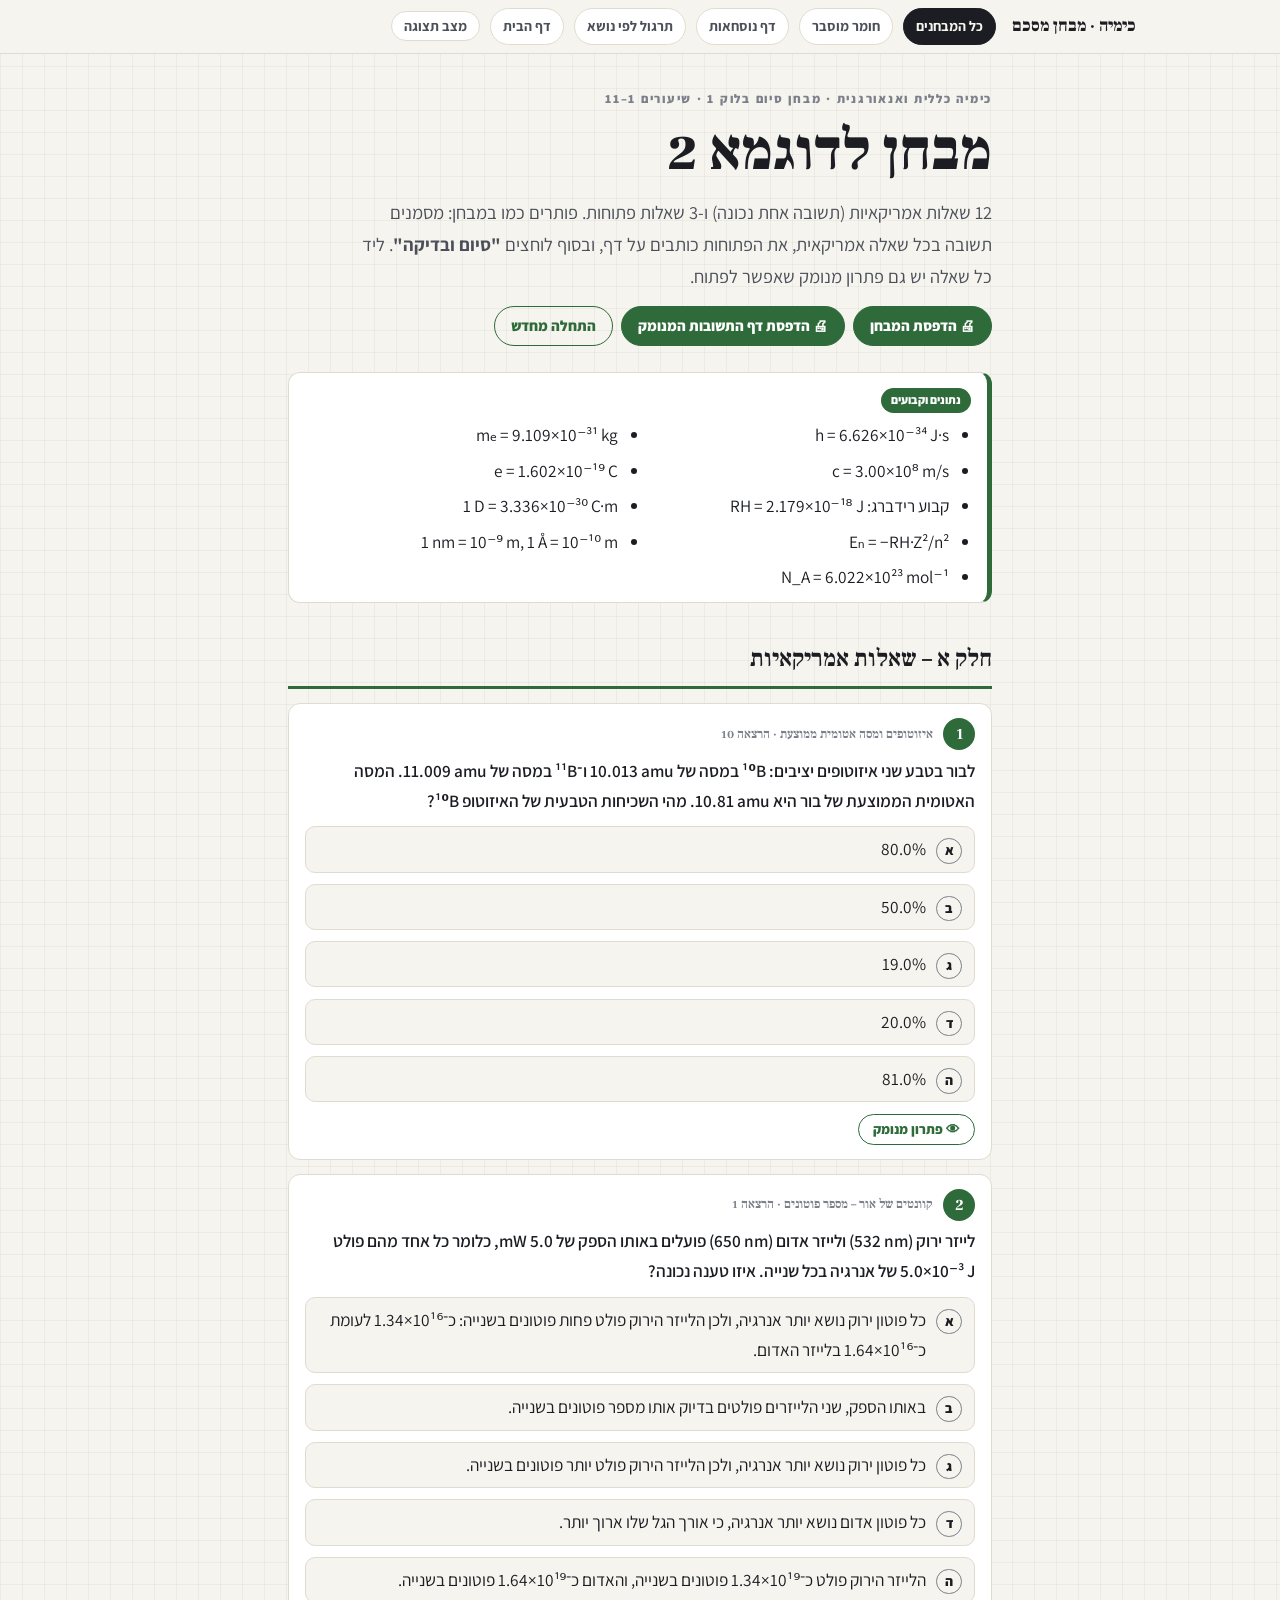
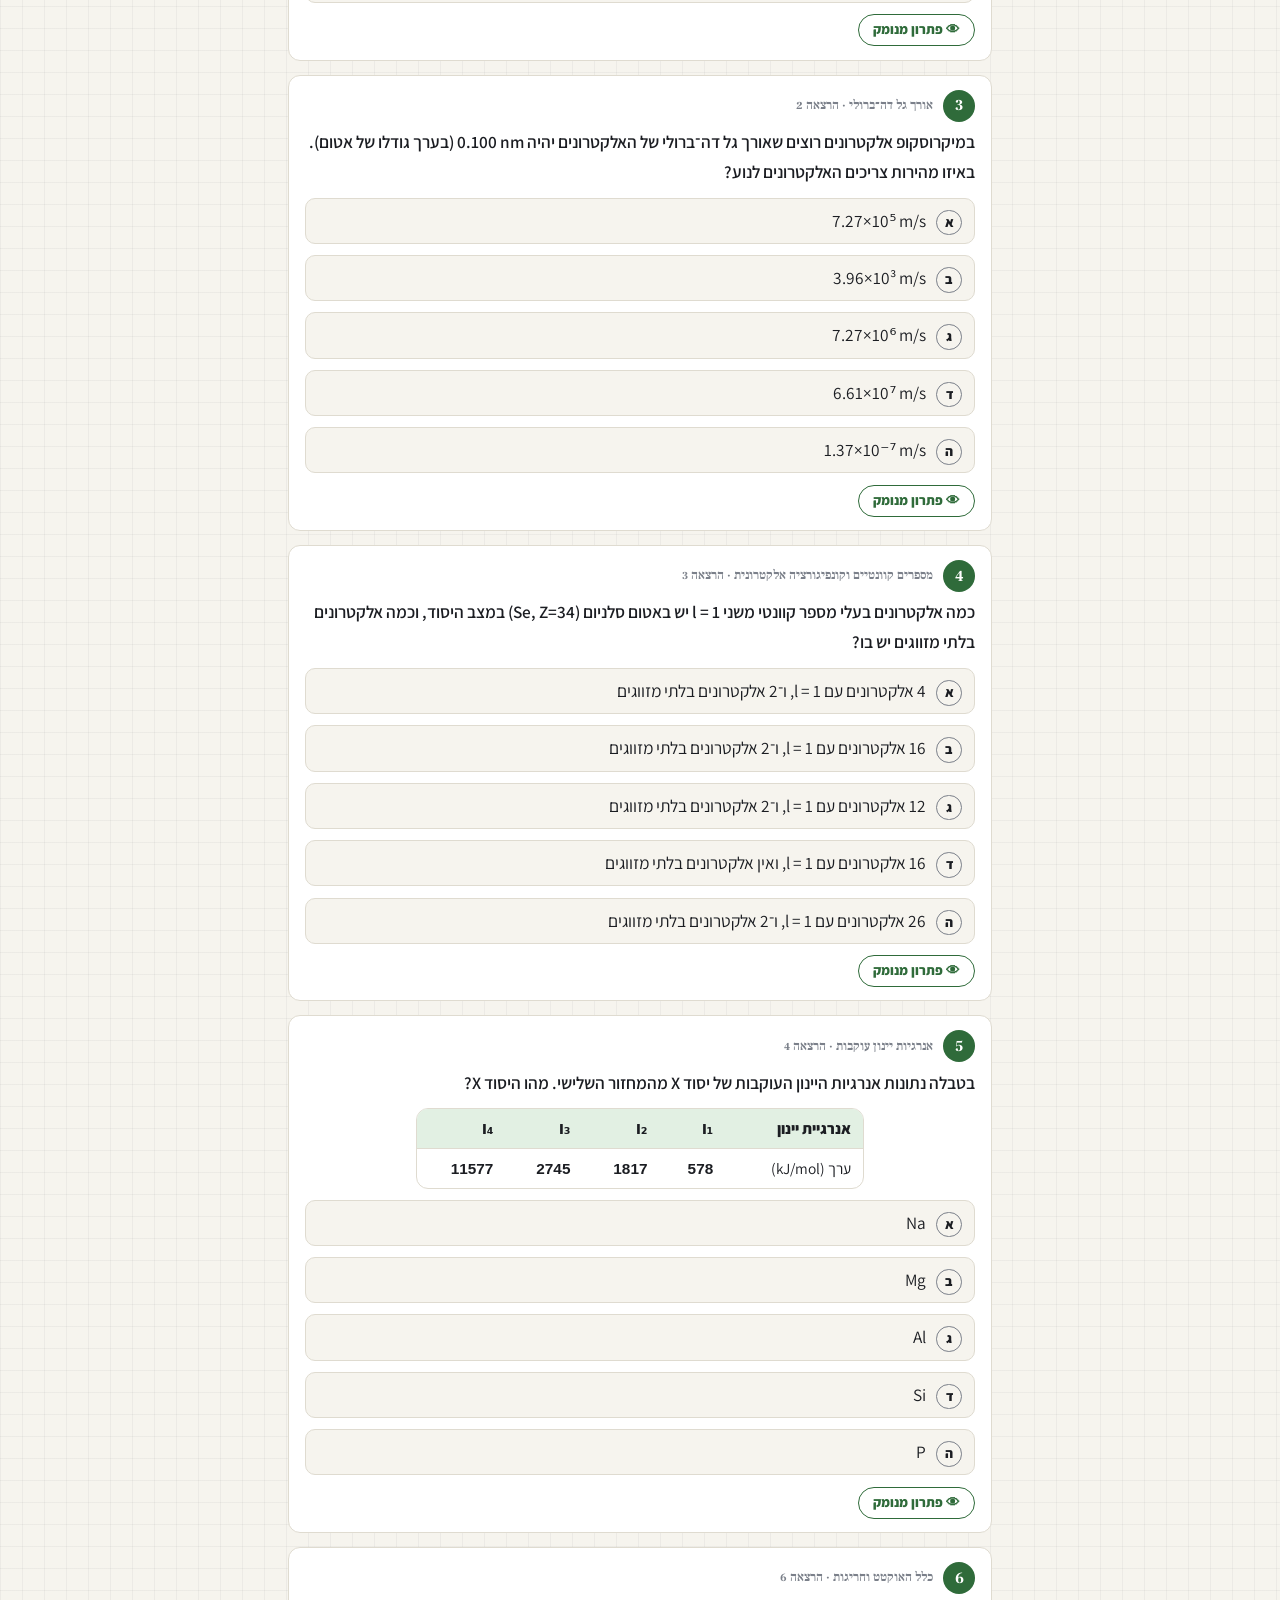
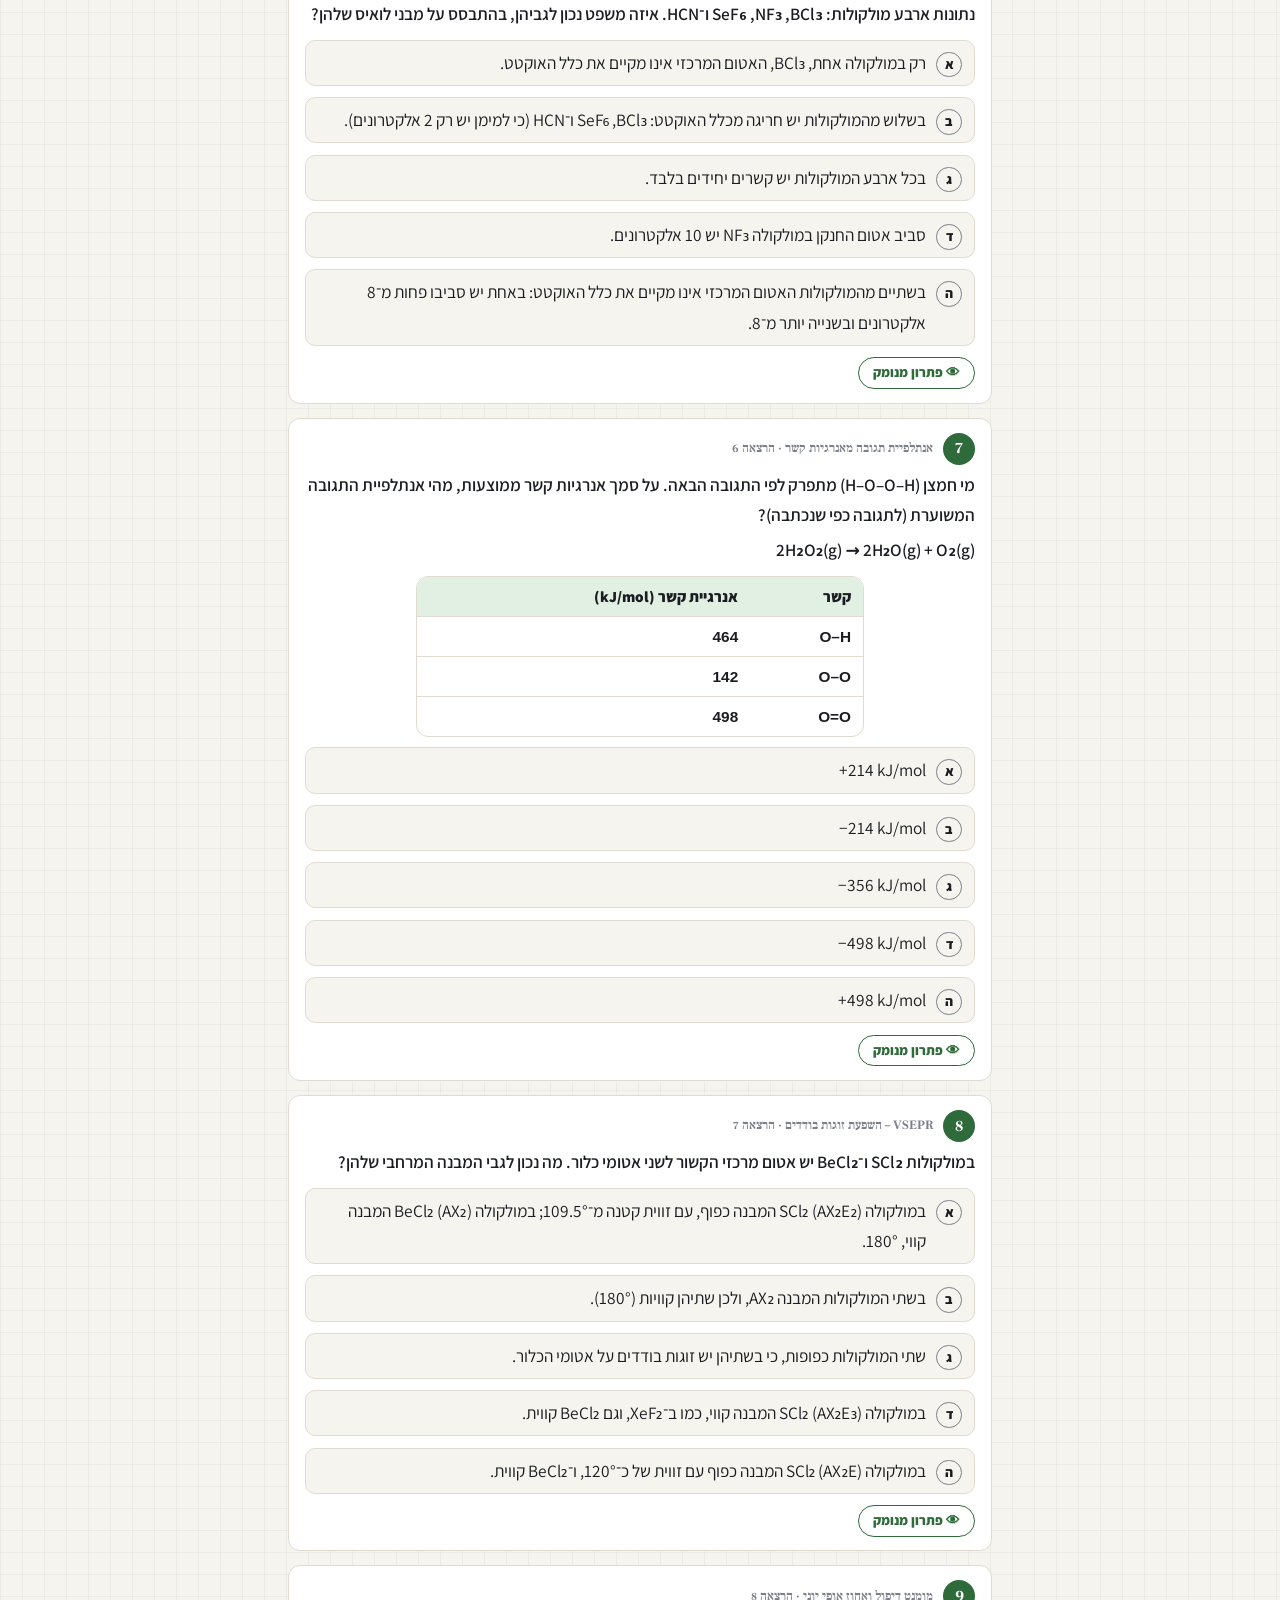
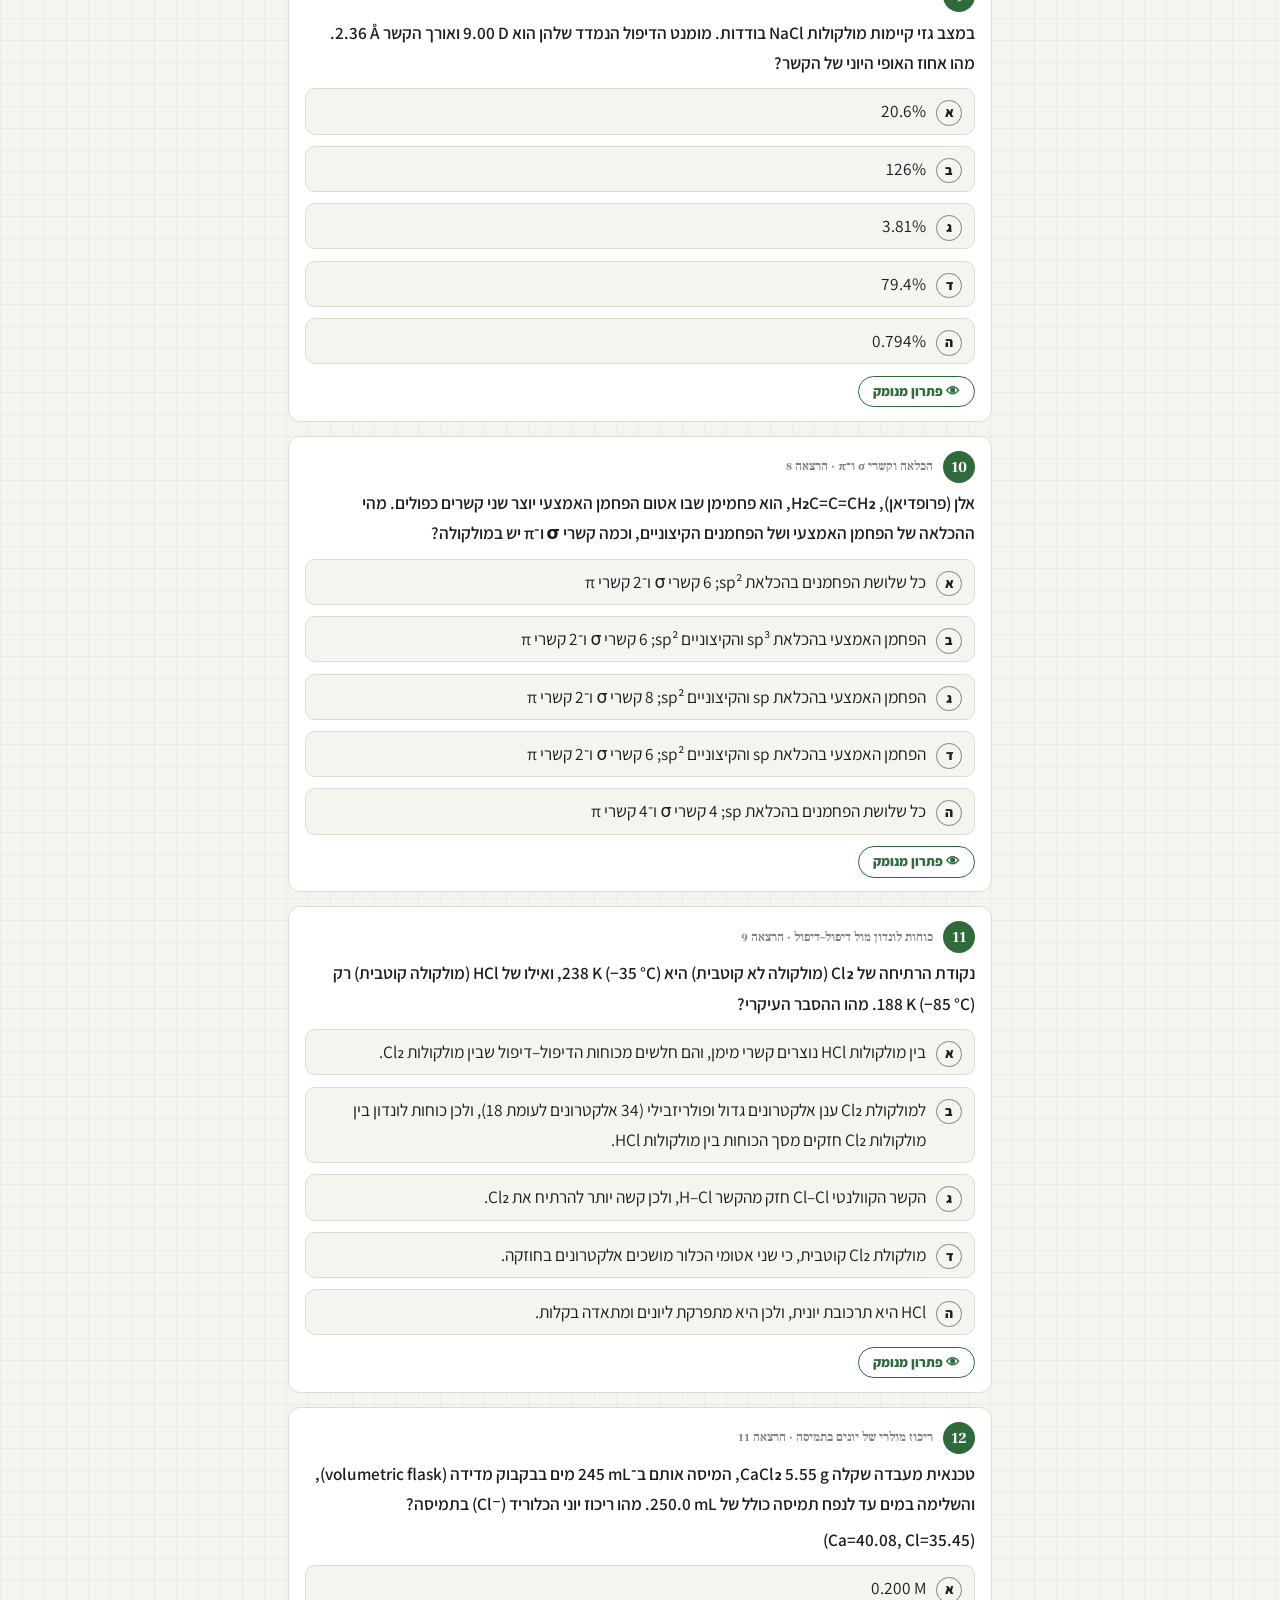
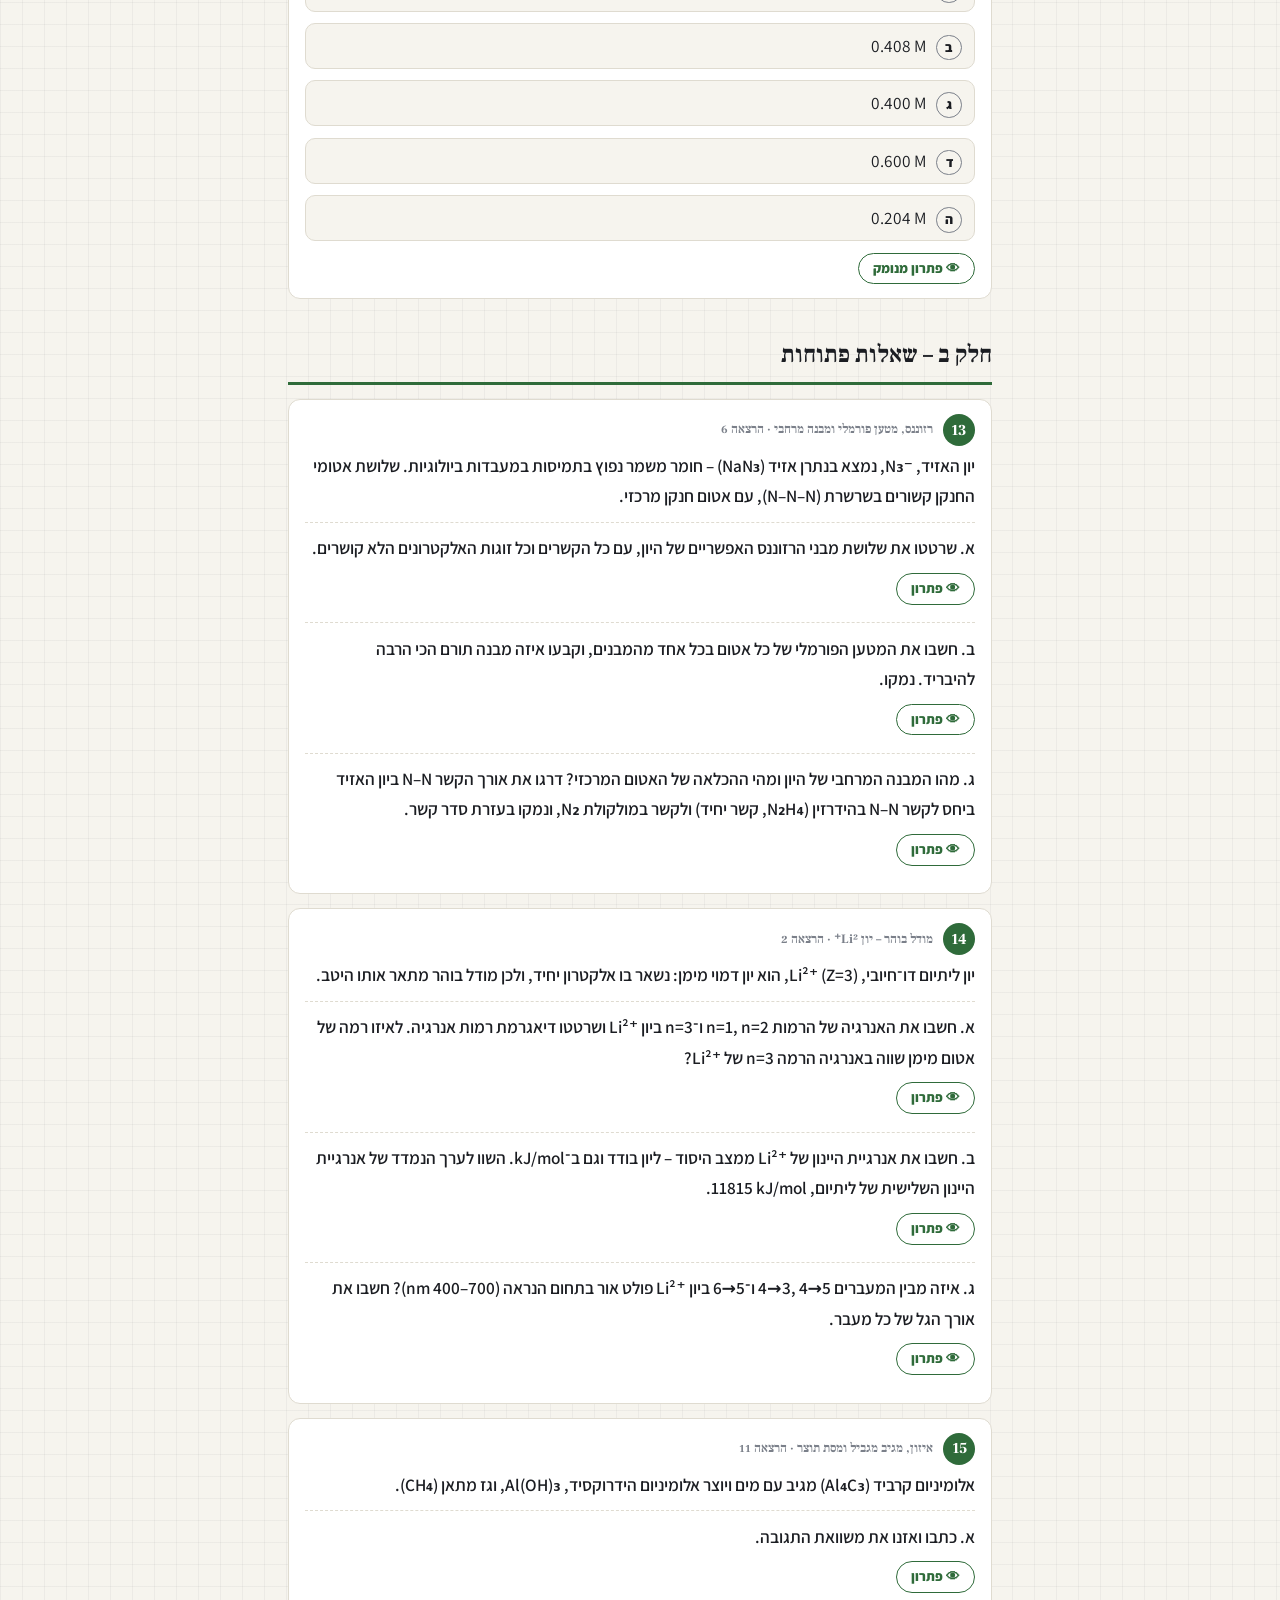
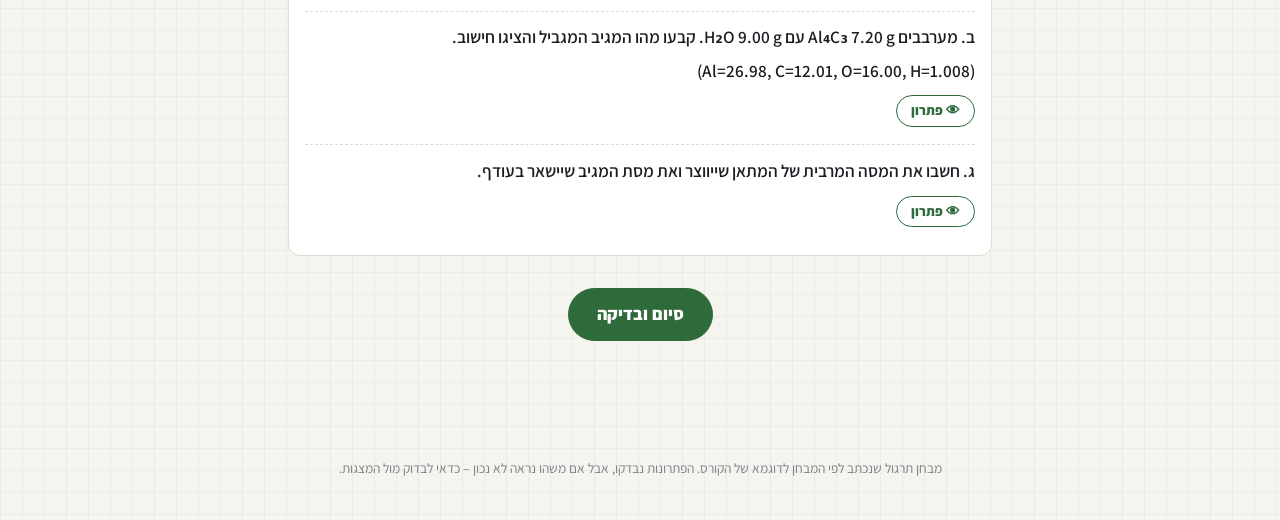
<file: docs/exam-mock2.html>
<!doctype html>
<html lang="he" dir="rtl">
<head>
<meta charset="utf-8">
<meta name="viewport" content="width=device-width, initial-scale=1, viewport-fit=cover">
<title>מבחן לדוגמא 2 – כימיה</title>
<meta name="description" content="מבחן לדוגמא עם פתרונות מנומקים – כימיה כללית ואנאורגנית">
<link rel="preconnect" href="https://fonts.googleapis.com">
<link rel="preconnect" href="https://fonts.gstatic.com" crossorigin>
<link rel="stylesheet" href="https://fonts.googleapis.com/css2?family=Assistant:wght@400;500;600;700;800&family=Frank+Ruhl+Libre:wght@400;500;700;900&display=swap">
<link rel="stylesheet" href="site.css">
<link rel="stylesheet" href="exam.css">
<script data-goatcounter="https://zivgabel.goatcounter.com/count" async src="https://gc.zgo.at/count.js"></script>
</head>
<body data-part="exam">

<nav class="topbar" aria-label="ניווט"><div class="in">
  <b>כימיה · מבחן מסכם</b>
  <a class="pill go" href="exams.html">כל המבחנים</a>
  <a class="pill" href="guide.html">חומר מוסבר</a>
  <a class="pill" href="formulas.html">דף נוסחאות</a>
  <a class="pill" href="practice.html">תרגול לפי נושא</a>
  <a class="pill" href="index.html">דף הבית</a>
  <button class="pill btn" id="themeBtn" type="button">מצב תצוגה</button>
</div></nav>
<header class="hero xhero">
  <div class="kicker">כימיה כללית ואנאורגנית · מבחן סיום בלוק 1 · שיעורים 1–11</div>
  <h1>מבחן לדוגמא 2</h1>
  <p class="lede">12 שאלות אמריקאיות (תשובה אחת נכונה) ו-3 שאלות פתוחות. פותרים כמו במבחן: מסמנים תשובה בכל שאלה אמריקאית, את הפתוחות כותבים על דף, ובסוף לוחצים <b>"סיום ובדיקה"</b>. ליד כל שאלה יש גם פתרון מנומק שאפשר לפתוח.</p>
  <div class="xbar">
    <button class="xbtn" type="button" data-act="print-exam">🖨 הדפסת המבחן</button>
    <button class="xbtn" type="button" data-act="print-key">🖨 הדפסת דף התשובות המנומק</button>
    <button class="xbtn ghost" type="button" data-act="reset">התחלה מחדש</button>
  </div>
</header>
<main class="xwrap" data-exam="mock2">
<div class="xconst"><span class="tag">נתונים וקבועים</span><ul><li><span class="li">h = 6.626×10⁻³⁴ J·s</span></li><li><span class="li">c = 3.00×10⁸ m/s</span></li><li>קבוע רידברג: <span class="li">RH = 2.179×10⁻¹⁸ J</span></li><li><span class="li">Eₙ = −RH·Z²/n²</span></li><li><span class="li">N_A = 6.022×10²³ mol⁻¹</span></li><li><span class="li">mₑ = 9.109×10⁻³¹ kg</span></li><li><span class="li">e = 1.602×10⁻¹⁹ C</span></li><li><span class="li">1 D = 3.336×10⁻³⁰ C·m</span></li><li><span class="li">1 nm = 10⁻⁹ m, 1 Å = 10⁻¹⁰ m</span></li></ul></div>
<h2 class="xsec">חלק א – שאלות אמריקאיות</h2>
<article class="xq" id="q1" data-a="3">
<h3><span class="xn">1</span><small>איזוטופים ומסה אטומית ממוצעת · הרצאה 10</small></h3>
<p class="xstem">לבור בטבע שני איזוטופים יציבים: ¹⁰B במסה של <span class="li">10.013 amu</span> ו־¹¹B במסה של <span class="li">11.009 amu</span>. המסה האטומית הממוצעת של בור היא <span class="li">10.81 amu</span>. מהי השכיחות הטבעית של האיזוטופ ¹⁰B?</p>
<ol class="xopts"><li><button type="button" class="xo" data-i="0"><span class="L">א</span><span class="t"><span class="li">80.0%</span></span></button></li><li><button type="button" class="xo" data-i="1"><span class="L">ב</span><span class="t"><span class="li">50.0%</span></span></button></li><li><button type="button" class="xo" data-i="2"><span class="L">ג</span><span class="t"><span class="li">19.0%</span></span></button></li><li><button type="button" class="xo" data-i="3"><span class="L">ד</span><span class="t"><span class="li">20.0%</span></span></button></li><li><button type="button" class="xo" data-i="4"><span class="L">ה</span><span class="t"><span class="li">81.0%</span></span></button></li></ol>
<details class="xsol"><summary>פתרון מנומק</summary><div class="xbody">
<p class="xans">התשובה הנכונה: <b>ד</b></p>
<p>עיקרון: המסה האטומית היא ממוצע משוקלל של מסות האיזוטופים לפי השכיחות שלהם. מסמנים ב־x את השכיחות (כשבר) של ¹⁰B; השכיחות של ¹¹B היא <span class="li">1 − x</span>.</p><p><span class="li">10.013x + 11.009(1 − x) = 10.81</span></p><p><span class="li">11.009 − 0.996x = 10.81</span></p><p><span class="li">x = (11.009 − 10.81) / 0.996 = 0.200</span></p><p>השכיחות של ¹⁰B היא כ־20.0% (ושל ¹¹B כ־80.0%).</p><p>בדיקת היגיון: הממוצע 10.81 קרוב יותר ל־11, ולכן האיזוטופ הכבד חייב להיות השכיח.</p>
<div class="xwhy"><b>למה לא האחרות:</b><ul><li><b>א.</b> זו השכיחות של ¹¹B – החליפו בין האיזוטופים.</li><li><b>ב.</b> שכיחות שווה הייתה נותנת ממוצע של <span class="li">10.51 amu</span>, ולא <span class="li">10.81 amu</span>.</li><li><b>ג.</b> השתמשו במספרי המסה 10 ו־11 במקום במסות המדויקות: <span class="li">(11 − 10.81)/1 = 0.19</span>. כשנתונות מסות מדויקות, משתמשים בהן.</li><li><b>ה.</b> גם השתמשו במספרי מסה שלמים וגם החליפו בין האיזוטופים: 0.81 הוא החלק של ¹¹B בחישוב המקורב.</li></ul></div>
</div></details>
</article>
<article class="xq" id="q2" data-a="0">
<h3><span class="xn">2</span><small>קוונטים של אור – מספר פוטונים · הרצאה 1</small></h3>
<p class="xstem">לייזר ירוק (<span class="li">532 nm</span>) ולייזר אדום (<span class="li">650 nm</span>) פועלים באותו הספק של 5.0 mW, כלומר כל אחד מהם פולט <span class="li">5.0×10⁻³ J</span> של אנרגיה בכל שנייה. איזו טענה נכונה?</p>
<ol class="xopts"><li><button type="button" class="xo" data-i="0"><span class="L">א</span><span class="t">כל פוטון ירוק נושא יותר אנרגיה, ולכן הלייזר הירוק פולט פחות פוטונים בשנייה: כ־<span class="li">1.34×10¹⁶</span> לעומת כ־<span class="li">1.64×10¹⁶</span> בלייזר האדום.</span></button></li><li><button type="button" class="xo" data-i="1"><span class="L">ב</span><span class="t">באותו הספק, שני הלייזרים פולטים בדיוק אותו מספר פוטונים בשנייה.</span></button></li><li><button type="button" class="xo" data-i="2"><span class="L">ג</span><span class="t">כל פוטון ירוק נושא יותר אנרגיה, ולכן הלייזר הירוק פולט יותר פוטונים בשנייה.</span></button></li><li><button type="button" class="xo" data-i="3"><span class="L">ד</span><span class="t">כל פוטון אדום נושא יותר אנרגיה, כי אורך הגל שלו ארוך יותר.</span></button></li><li><button type="button" class="xo" data-i="4"><span class="L">ה</span><span class="t">הלייזר הירוק פולט כ־<span class="li">1.34×10¹⁹</span> פוטונים בשנייה, והאדום כ־<span class="li">1.64×10¹⁹</span> פוטונים בשנייה.</span></button></li></ol>
<details class="xsol"><summary>פתרון מנומק</summary><div class="xbody">
<p class="xans">התשובה הנכונה: <b>א</b></p>
<p>עיקרון (פלאנק): האור מגיע במנות – פוטונים – ואנרגיית כל פוטון היא E = hν = hc/λ. ההספק הוא האנרגיה הכוללת בשנייה, ולכן מספר הפוטונים בשנייה = הספק / אנרגיית פוטון.</p><p><span class="li">E(532 nm) = (6.626×10⁻³⁴ × 3.00×10⁸) / (532×10⁻⁹) = 3.74×10⁻¹⁹ J</span></p><p><span class="li">E(650 nm) = (6.626×10⁻³⁴ × 3.00×10⁸) / (650×10⁻⁹) = 3.06×10⁻¹⁹ J</span></p><p>מספר הפוטונים בשנייה בלייזר הירוק: <span class="li">5.0×10⁻³ / 3.74×10⁻¹⁹ = 1.34×10¹⁶</span></p><p>מספר הפוטונים בשנייה בלייזר האדום: <span class="li">5.0×10⁻³ / 3.06×10⁻¹⁹ = 1.64×10¹⁶</span></p><p>אותה אנרגיה כוללת מתחלקת בלייזר הירוק לפחות פוטונים, שכל אחד מהם 'גדול' יותר.</p>
<div class="xwhy"><b>למה לא האחרות:</b><ul><li><b>ב.</b> אותו הספק פירושו אותה אנרגיה בשנייה, לא אותו מספר פוטונים. אנרגיית הפוטון שונה, ולכן גם מספר הפוטונים שונה.</li><li><b>ג.</b> הכיוון הפוך: אם כל פוטון נושא יותר אנרגיה, אותה אנרגיה כוללת מספיקה לפחות פוטונים.</li><li><b>ד.</b> לפי E = hc/λ, ככל שאורך הגל ארוך יותר האנרגיה נמוכה יותר. הפוטון הירוק אנרגטי יותר.</li><li><b>ה.</b> שגיאת יחידות: <span class="li">5.0 mW = 5.0×10⁻³ W</span>, לא 5.0 W. המספרים כאן גדולים פי 1000 מהנכון.</li></ul></div>
</div></details>
</article>
<article class="xq" id="q3" data-a="2">
<h3><span class="xn">3</span><small>אורך גל דה־ברולי · הרצאה 2</small></h3>
<p class="xstem">במיקרוסקופ אלקטרונים רוצים שאורך גל דה־ברולי של האלקטרונים יהיה <span class="li">0.100 nm</span> (בערך גודלו של אטום). באיזו מהירות צריכים האלקטרונים לנוע?</p>
<ol class="xopts"><li><button type="button" class="xo" data-i="0"><span class="L">א</span><span class="t"><span class="li">7.27×10⁵ m/s</span></span></button></li><li><button type="button" class="xo" data-i="1"><span class="L">ב</span><span class="t"><span class="li">3.96×10³ m/s</span></span></button></li><li><button type="button" class="xo" data-i="2"><span class="L">ג</span><span class="t"><span class="li">7.27×10⁶ m/s</span></span></button></li><li><button type="button" class="xo" data-i="3"><span class="L">ד</span><span class="t"><span class="li">6.61×10⁷ m/s</span></span></button></li><li><button type="button" class="xo" data-i="4"><span class="L">ה</span><span class="t"><span class="li">1.37×10⁻⁷ m/s</span></span></button></li></ol>
<details class="xsol"><summary>פתרון מנומק</summary><div class="xbody">
<p class="xans">התשובה הנכונה: <b>ג</b></p>
<p>עיקרון: לכל חלקיק נע יש אורך גל λ = h/(mv). מבודדים את המהירות:</p><p><span class="li">v = h/(mλ) = 6.626×10⁻³⁴ / (9.109×10⁻³¹ × 0.100×10⁻⁹) = 7.27×10⁶ m/s</span></p><p>זו מהירות של כ־2.4% ממהירות האור – אלקטרונים מהירים, ובכל זאת אפשר להשתמש בנוסחה הפשוטה.</p>
<div class="xwhy"><b>למה לא האחרות:</b><ul><li><b>א.</b> המירו <span class="li">0.100 nm</span> ל־10⁻⁹ m במקום ל־10⁻¹⁰ m. אורך גל גדול פי 10 נותן מהירות קטנה פי 10.</li><li><b>ב.</b> זו המהירות הדרושה לפרוטון (מסה <span class="li">1.673×10⁻²⁷ kg</span>) עבור אותו אורך גל, לא לאלקטרון.</li><li><b>ד.</b> השתמשו בנוסחה של פוטון <span class="li">(E = hc/λ)</span> ואז ב־<span class="li">E = ½mv²</span>. עבור חלקיק בעל מסה משתמשים ישירות ב־λ = h/(mv).</li><li><b>ה.</b> הנוסחה הפוכה: חישבו <span class="li">mλ/h</span> במקום <span class="li">h/(mλ)</span>. מהירות של פחות ממיקרומטר בשנייה אינה הגיונית.</li></ul></div>
</div></details>
</article>
<article class="xq" id="q4" data-a="1">
<h3><span class="xn">4</span><small>מספרים קוונטיים וקונפיגורציה אלקטרונית · הרצאה 3</small></h3>
<p class="xstem">כמה אלקטרונים בעלי מספר קוונטי משני <span class="li">l = 1</span> יש באטום סלניום <span class="li">(Se, Z=34)</span> במצב היסוד, וכמה אלקטרונים בלתי מזווגים יש בו?</p>
<ol class="xopts"><li><button type="button" class="xo" data-i="0"><span class="L">א</span><span class="t">4 אלקטרונים עם <span class="li">l = 1</span>, ו־2 אלקטרונים בלתי מזווגים</span></button></li><li><button type="button" class="xo" data-i="1"><span class="L">ב</span><span class="t">16 אלקטרונים עם <span class="li">l = 1</span>, ו־2 אלקטרונים בלתי מזווגים</span></button></li><li><button type="button" class="xo" data-i="2"><span class="L">ג</span><span class="t">12 אלקטרונים עם <span class="li">l = 1</span>, ו־2 אלקטרונים בלתי מזווגים</span></button></li><li><button type="button" class="xo" data-i="3"><span class="L">ד</span><span class="t">16 אלקטרונים עם <span class="li">l = 1</span>, ואין אלקטרונים בלתי מזווגים</span></button></li><li><button type="button" class="xo" data-i="4"><span class="L">ה</span><span class="t">26 אלקטרונים עם <span class="li">l = 1</span>, ו־2 אלקטרונים בלתי מזווגים</span></button></li></ol>
<details class="xsol"><summary>פתרון מנומק</summary><div class="xbody">
<p class="xans">התשובה הנכונה: <b>ב</b></p>
<p>עיקרון: <span class="li">l = 1</span> מתאים לתת־רמות <span class="li">p (l = 0</span> הוא s ו־<span class="li">l = 2</span> הוא d). כותבים את הקונפיגורציה המלאה וסופרים את כל אלקטרוני ה־p, לא רק את אלה שבקליפת הערכיות.</p><p><span class="li">Se (34) = 1s² 2s² 2p⁶ 3s² 3p⁶ 4s² 3d¹⁰ 4p⁴</span></p><p>אלקטרוני <span class="li">p = 2p⁶ + 3p⁶ + 4p⁴ = 6 + 6 + 4 = 16</span></p><p>ב־4p⁴ יש 4 אלקטרונים ב־3 אורביטלים. לפי כלל הונד ממלאים קודם ↑ ↑ ↑, ורק את הרביעי מזווגים: ↑↓ ↑ ↑</p><p>לכן יש 2 אלקטרונים בלתי מזווגים.</p>
<div class="xwhy"><b>למה לא האחרות:</b><ul><li><b>א.</b> ספרו רק את אלקטרוני 4p (קליפת הערכיות). גם אלקטרוני 2p ו־3p הם בעלי <span class="li">l = 1</span>.</li><li><b>ג.</b> שכחו את 4p⁴ וספרו רק <span class="li">2p⁶ + 3p⁶</span>.</li><li><b>ד.</b> לפי כלל הונד, 4 אלקטרונים ב־3 אורביטלי p אינם יכולים להיות כולם מזווגים במצב היסוד: קודם כל אורביטל מקבל אלקטרון אחד, ונשארים 2 בלתי מזווגים.</li><li><b>ה.</b> ספרו גם את 10 אלקטרוני 3d. לאורביטלי d יש <span class="li">l = 2</span>, לא <span class="li">l = 1</span>.</li></ul></div>
</div></details>
</article>
<article class="xq" id="q5" data-a="2">
<h3><span class="xn">5</span><small>אנרגיות יינון עוקבות · הרצאה 4</small></h3>
<p class="xstem">בטבלה נתונות אנרגיות היינון העוקבות של יסוד X מהמחזור השלישי. מהו היסוד X?</p><div class="tbl xt"><table><thead><tr><th>אנרגיית יינון</th><th><span class="li">I₁</span></th><th><span class="li">I₂</span></th><th><span class="li">I₃</span></th><th><span class="li">I₄</span></th></tr></thead><tbody><tr><td>ערך <span class="li">(kJ/mol)</span></td><td class="f">578</td><td class="f">1817</td><td class="f">2745</td><td class="f">11577</td></tr></tbody></table></div>
<ol class="xopts"><li><button type="button" class="xo" data-i="0"><span class="L">א</span><span class="t"><span class="li">Na</span></span></button></li><li><button type="button" class="xo" data-i="1"><span class="L">ב</span><span class="t"><span class="li">Mg</span></span></button></li><li><button type="button" class="xo" data-i="2"><span class="L">ג</span><span class="t"><span class="li">Al</span></span></button></li><li><button type="button" class="xo" data-i="3"><span class="L">ד</span><span class="t"><span class="li">Si</span></span></button></li><li><button type="button" class="xo" data-i="4"><span class="L">ה</span><span class="t"><span class="li">P</span></span></button></li></ol>
<details class="xsol"><summary>פתרון מנומק</summary><div class="xbody">
<p class="xans">התשובה הנכונה: <b>ג</b></p>
<p>עיקרון: כל עוד מוציאים אלקטרוני ערכיות, אנרגיית היינון עולה בהדרגה. כשמגיעים להוציא אלקטרון מקליפה פנימית מלאה (קונפיגורציה של גז אציל) מופיעה קפיצה חדה.</p><p>התוספות: מ־I₁ ל־I₂ כ־<span class="li">1240 kJ/mol</span>, מ־I₂ ל־I₃ כ־<span class="li">930 kJ/mol</span>, ומ־I₃ ל־I₄ כ־<span class="li">8830 kJ/mol</span> – זו הקפיצה.</p><p>לכן ל־X שלושה אלקטרוני ערכיות, ו־X הוא אלומיניום (⁦<span class="li">[Ne] 3s² 3p¹</span>⁩).</p><p>אחרי הוצאת שלושת אלקטרוני הערכיות מתקבל <span class="li">Al³⁺</span> בקונפיגורציה של Ne, והאלקטרון הרביעי צריך לצאת מ־2p, קרוב מאוד לגרעין.</p>
<div class="xwhy"><b>למה לא האחרות:</b><ul><li><b>א.</b> לנתרן אלקטרון ערכיות אחד, ולכן הקפיצה הייתה מופיעה כבר ב־I₂ (בפועל I₂ של Na הוא כ־<span class="li">4560 kJ/mol</span>).</li><li><b>ב.</b> למגנזיום 2 אלקטרוני ערכיות, ולכן הקפיצה הייתה בין I₂ ל־I₃ (בפועל I₃ של Mg הוא כ־<span class="li">7730 kJ/mol</span>).</li><li><b>ד.</b> לצורן 4 אלקטרוני ערכיות: I₄ שלו עדיין 'רגיל' (כ־<span class="li">4360 kJ/mol</span>), והקפיצה מופיעה רק ב־I₅.</li><li><b>ה.</b> לזרחן 5 אלקטרוני ערכיות, ולכן לא הייתה קפיצה עד I₆.</li></ul></div>
</div></details>
</article>
<article class="xq" id="q6" data-a="4">
<h3><span class="xn">6</span><small>כלל האוקטט וחריגות · הרצאה 6</small></h3>
<p class="xstem">נתונות ארבע מולקולות: BCl₃, ‏NF₃, ‏SeF₆ ו־HCN. איזה משפט נכון לגביהן, בהתבסס על מבני לואיס שלהן?</p>
<ol class="xopts"><li><button type="button" class="xo" data-i="0"><span class="L">א</span><span class="t">רק במולקולה אחת, BCl₃, האטום המרכזי אינו מקיים את כלל האוקטט.</span></button></li><li><button type="button" class="xo" data-i="1"><span class="L">ב</span><span class="t">בשלוש מהמולקולות יש חריגה מכלל האוקטט: BCl₃, ‏SeF₆ ו־HCN (כי למימן יש רק 2 אלקטרונים).</span></button></li><li><button type="button" class="xo" data-i="2"><span class="L">ג</span><span class="t">בכל ארבע המולקולות יש קשרים יחידים בלבד.</span></button></li><li><button type="button" class="xo" data-i="3"><span class="L">ד</span><span class="t">סביב אטום החנקן במולקולה NF₃ יש 10 אלקטרונים.</span></button></li><li><button type="button" class="xo" data-i="4"><span class="L">ה</span><span class="t">בשתיים מהמולקולות האטום המרכזי אינו מקיים את כלל האוקטט: באחת יש סביבו פחות מ־8 אלקטרונים ובשנייה יותר מ־8.</span></button></li></ol>
<details class="xsol"><summary>פתרון מנומק</summary><div class="xbody">
<p class="xans">התשובה הנכונה: <b>ה</b></p>
<p>BCl₃: ל־B שלושה אלקטרוני ערכיות; שלושה קשרים יחידים נותנים 6 אלקטרונים סביב B – אוקטט לא מלא (אופייני ל־Be, ‏B ו־Al).</p><p>NF₃: שלושה קשרים וזוג בודד – 8 אלקטרונים סביב N, אוקטט רגיל.</p><p>SeF₆: שישה קשרים יחידים – 12 אלקטרונים סביב Se, אוקטט מורחב (Se נמצא מתחת ל־S בטבלה, ויכול כמוהו להרחיב אוקטט).</p><p>HCN: המבנה H–C≡N. סביב C יש <span class="li">2 + 6 = 8</span> אלקטרונים, סביב N זוג בודד וקשר משולש, שוב 8, ולמימן 2 – מצבו היציב, ולא חריגה.</p><p>לכן בדיוק שתי מולקולות חורגות: BCl₃ (פחות מ־8) ו־SeF₆ (יותר מ־8).</p>
<div class="xwhy"><b>למה לא האחרות:</b><ul><li><b>א.</b> שכחו את SeF₆: שישה קשרים סביב Se הם 12 אלקטרונים – אוקטט מורחב, שגם הוא חריגה.</li><li><b>ב.</b> למימן 2 אלקטרונים זה מצב יציב ('דואט') ולא חריגה. ב־HCN גם C וגם N מקיימים אוקטט.</li><li><b>ג.</b> במולקולה HCN יש קשר משולש C≡N.</li><li><b>ד.</b> סביב N יש 3 קשרים (6 אלקטרונים) וזוג בודד אחד (2 אלקטרונים), כלומר 8. זוג בודד נספר פעם אחת.</li></ul></div>
</div></details>
</article>
<article class="xq" id="q7" data-a="1">
<h3><span class="xn">7</span><small>אנתלפיית תגובה מאנרגיות קשר · הרצאה 6</small></h3>
<p class="xstem">מי חמצן (H–O–O–H) מתפרק לפי התגובה הבאה. על סמך אנרגיות קשר ממוצעות, מהי אנתלפיית התגובה המשוערת (לתגובה כפי שנכתבה)?</p><p class="xstem"><span class="li">2H₂O₂(g) → 2H₂O(g) + O₂(g)</span></p><div class="tbl xt"><table><thead><tr><th>קשר</th><th>אנרגיית קשר <span class="li">(kJ/mol)</span></th></tr></thead><tbody><tr><td class="f">O–H</td><td class="f">464</td></tr><tr><td class="f">O–O</td><td class="f">142</td></tr><tr><td class="f">O=O</td><td class="f">498</td></tr></tbody></table></div>
<ol class="xopts"><li><button type="button" class="xo" data-i="0"><span class="L">א</span><span class="t"><span class="li">+214 kJ/mol</span></span></button></li><li><button type="button" class="xo" data-i="1"><span class="L">ב</span><span class="t"><span class="li">−214 kJ/mol</span></span></button></li><li><button type="button" class="xo" data-i="2"><span class="L">ג</span><span class="t"><span class="li">−356 kJ/mol</span></span></button></li><li><button type="button" class="xo" data-i="3"><span class="L">ד</span><span class="t"><span class="li">−498 kJ/mol</span></span></button></li><li><button type="button" class="xo" data-i="4"><span class="L">ה</span><span class="t"><span class="li">+498 kJ/mol</span></span></button></li></ol>
<details class="xsol"><summary>פתרון מנומק</summary><div class="xbody">
<p class="xans">התשובה הנכונה: <b>ב</b></p>
<p>עיקרון: ΔH ≈ Σ BE(מגיבים) − Σ BE(תוצרים). במולקולת H₂O₂ יש 2 קשרי O–H וקשר O–O אחד.</p><p>נשברים (שתי מולקולות H₂O₂): 4 קשרי O–H ו־2 קשרי O–O</p><p>קשרים שנשברים במגיבים: <span class="li">Σ BE = 4×464 + 2×142 = 2140 kJ</span></p><p>נוצרים: 4 קשרי O–H (בשתי מולקולות מים) וקשר <span class="li">O=O</span> אחד</p><p>קשרים שנוצרים בתוצרים: <span class="li">Σ BE = 4×464 + 498 = 2354 kJ</span></p><p><span class="li">ΔH ≈ 2140 − 2354 = −214 kJ/mol</span> – תגובה אקסותרמית.</p><p>קיצור דרך: קשרי O–H מופיעים במספר שווה בשני הצדדים ומתקזזים, ולכן:</p><p><span class="li">ΔH ≈ 2×142 − 498 = −214 kJ/mol</span></p>
<div class="xwhy"><b>למה לא האחרות:</b><ul><li><b>א.</b> הסימן הפוך – חישבו תוצרים פחות מגיבים.</li><li><b>ג.</b> השתמשו במשוואה לא מאוזנת (מקדמים 1), ואז <span class="li">(2×464 + 142) − (2×464 + 498) = −356</span>.</li><li><b>ד.</b> שכחו את שבירת קשרי O–O שבמי החמצן וספרו רק את יצירת הקשר <span class="li">O=O</span>.</li><li><b>ה.</b> התייחסו לקשר O–O כאל קשר כפול (498), ואז <span class="li">(4×464 + 2×498) − (4×464 + 498) = +498</span>.</li></ul></div>
</div></details>
</article>
<article class="xq" id="q8" data-a="0">
<h3><span class="xn">8</span><small>VSEPR – השפעת זוגות בודדים · הרצאה 7</small></h3>
<p class="xstem">במולקולות SCl₂ ו־BeCl₂ יש אטום מרכזי הקשור לשני אטומי כלור. מה נכון לגבי המבנה המרחבי שלהן?</p>
<ol class="xopts"><li><button type="button" class="xo" data-i="0"><span class="L">א</span><span class="t">במולקולה SCl₂ (AX₂E₂) המבנה כפוף, עם זווית קטנה מ־<span class="li">109.5°</span>; במולקולה BeCl₂ (AX₂) המבנה קווי, <span class="li">180°</span>.</span></button></li><li><button type="button" class="xo" data-i="1"><span class="L">ב</span><span class="t">בשתי המולקולות המבנה AX₂, ולכן שתיהן קוויות (<span class="li">180°</span>).</span></button></li><li><button type="button" class="xo" data-i="2"><span class="L">ג</span><span class="t">שתי המולקולות כפופות, כי בשתיהן יש זוגות בודדים על אטומי הכלור.</span></button></li><li><button type="button" class="xo" data-i="3"><span class="L">ד</span><span class="t">במולקולה SCl₂ (AX₂E₃) המבנה קווי, כמו ב־XeF₂, וגם BeCl₂ קווית.</span></button></li><li><button type="button" class="xo" data-i="4"><span class="L">ה</span><span class="t">במולקולה SCl₂ (AX₂E) המבנה כפוף עם זווית של כ־<span class="li">120°</span>, ו־BeCl₂ קווית.</span></button></li></ol>
<details class="xsol"><summary>פתרון מנומק</summary><div class="xbody">
<p class="xans">התשובה הנכונה: <b>א</b></p>
<p>עיקרון: ב־VSEPR סופרים את קבוצות האלקטרונים סביב האטום המרכזי בלבד, כולל הזוגות הבודדים שלו. זוגות בודדים על אטומי הקצה (Cl) אינם משפיעים על הצורה.</p><p>SCl₂: ל־S שישה אלקטרוני ערכיות. שני קשרים ושני זוגות בודדים – 4 קבוצות (AX₂E₂). סידור הקבוצות טטרהדרי, והמבנה המולקולרי כפוף. הדחייה החזקה של שני הזוגות הבודדים מקטינה את הזווית מתחת ל־<span class="li">109.5°</span> (בפועל כ־<span class="li">103°</span>).</p><p>BeCl₂: ל־Be שני אלקטרוני ערכיות. שני קשרים ואין זוג בודד (אוקטט לא מלא, 4 אלקטרונים) – AX₂, מבנה קווי, <span class="li">180°</span>.</p>
<div class="xwhy"><b>למה לא האחרות:</b><ul><li><b>ב.</b> התעלמו משני הזוגות הבודדים על S. סביב S יש 4 קבוצות אלקטרונים, לא 2.</li><li><b>ג.</b> הזוגות הבודדים של הכלור אינם על האטום המרכזי ולכן אינם קובעים את הצורה. על Be אין זוג בודד, ולכן BeCl₂ קווית.</li><li><b>ד.</b> ל־S שישה אלקטרוני ערכיות: אחרי שני קשרים נותרים 4 אלקטרונים, כלומר 2 זוגות ולא 3. ‏AX₂E₃ מתאים ל־Xe במולקולה XeF₂ (שמונה אלקטרוני ערכיות).</li><li><b>ה.</b> AX₂E (זוג בודד אחד, זווית של כ־<span class="li">120°</span>) מתאים למשל ל־SO₂. במולקולה SCl₂ יש שני זוגות בודדים ו־4 קבוצות.</li></ul></div>
</div></details>
</article>
<article class="xq" id="q9" data-a="3">
<h3><span class="xn">9</span><small>מומנט דיפול ואחוז אופי יוני · הרצאה 8</small></h3>
<p class="xstem">במצב גזי קיימות מולקולות NaCl בודדות. מומנט הדיפול הנמדד שלהן הוא <span class="li">9.00 D</span> ואורך הקשר <span class="li">2.36 Å</span>. מהו אחוז האופי היוני של הקשר?</p>
<ol class="xopts"><li><button type="button" class="xo" data-i="0"><span class="L">א</span><span class="t"><span class="li">20.6%</span></span></button></li><li><button type="button" class="xo" data-i="1"><span class="L">ב</span><span class="t"><span class="li">126%</span></span></button></li><li><button type="button" class="xo" data-i="2"><span class="L">ג</span><span class="t"><span class="li">3.81%</span></span></button></li><li><button type="button" class="xo" data-i="3"><span class="L">ד</span><span class="t"><span class="li">79.4%</span></span></button></li><li><button type="button" class="xo" data-i="4"><span class="L">ה</span><span class="t"><span class="li">0.794%</span></span></button></li></ol>
<details class="xsol"><summary>פתרון מנומק</summary><div class="xbody">
<p class="xans">התשובה הנכונה: <b>ד</b></p>
<p>עיקרון: משווים את מומנט הדיפול הנמדד למומנט שהיה מתקבל אילו אלקטרון שלם עבר מ־Na ל־Cl (קשר יוני 100%), כלומר <span class="li">μ = e·d</span>.</p><p>מומנט הדיפול של קשר יוני מלא: <span class="li">μ = 1.602×10⁻¹⁹ C × 2.36×10⁻¹⁰ m = 3.78×10⁻²⁹ C·m</span></p><p>המרה לדבאי: <span class="li">μ = 3.78×10⁻²⁹ / 3.336×10⁻³⁰ = 11.33 D</span></p><p>(קיצור מההרצאה: <span class="li">4.8 D</span> לכל <span class="li">1 Å</span>, כלומר <span class="li">4.8 × 2.36 = 11.3 D</span>)</p><p>אחוז האופי היוני: <span class="li">(9.00 / 11.33) × 100 = 79.4%</span></p><p>גם מלח 'יוני' אינו 100% יוני: <span class="li">ΔEN = 3.0 − 0.9 = 2.1</span> מסווג כיוני בעיקר, אבל עדיין יש שיתוף חלקי של אלקטרונים.</p>
<div class="xwhy"><b>למה לא האחרות:</b><ul><li><b>א.</b> זה 100% פחות התשובה – אחוז האופי הקוולנטי, לא היוני.</li><li><b>ב.</b> היחס הפוך: חילקו את μ(יוני) ב־μ(נמדד). אחוז שגדול מ־100% מעיד על טעות.</li><li><b>ג.</b> חילקו את μ באורך הקשר <span class="li">(9.00/2.36)</span> בלי לחשב את מומנט הדיפול של קשר יוני מלא.</li><li><b>ה.</b> הציבו את אורך הקשר ב־pm (236) במקום ב־Å בנוסחה <span class="li">4.8 D/Å × d</span>, וקיבלו μ(יוני) גדול פי 100.</li></ul></div>
</div></details>
</article>
<article class="xq" id="q10" data-a="3">
<h3><span class="xn">10</span><small>הכלאה וקשרי σ ו־π · הרצאה 8</small></h3>
<p class="xstem">אלן (פרופדיאן), H₂C=C=CH₂, הוא פחמימן שבו אטום הפחמן האמצעי יוצר שני קשרים כפולים. מהי ההכלאה של הפחמן האמצעי ושל הפחמנים הקיצוניים, וכמה קשרי σ ו־π יש במולקולה?</p>
<ol class="xopts"><li><button type="button" class="xo" data-i="0"><span class="L">א</span><span class="t">כל שלושת הפחמנים בהכלאת sp²; ‏6 קשרי σ ו־2 קשרי π</span></button></li><li><button type="button" class="xo" data-i="1"><span class="L">ב</span><span class="t">הפחמן האמצעי בהכלאת sp³ והקיצוניים sp²; ‏6 קשרי σ ו־2 קשרי π</span></button></li><li><button type="button" class="xo" data-i="2"><span class="L">ג</span><span class="t">הפחמן האמצעי בהכלאת sp והקיצוניים sp²; ‏8 קשרי σ ו־2 קשרי π</span></button></li><li><button type="button" class="xo" data-i="3"><span class="L">ד</span><span class="t">הפחמן האמצעי בהכלאת sp והקיצוניים sp²; ‏6 קשרי σ ו־2 קשרי π</span></button></li><li><button type="button" class="xo" data-i="4"><span class="L">ה</span><span class="t">כל שלושת הפחמנים בהכלאת sp; ‏4 קשרי σ ו־4 קשרי π</span></button></li></ol>
<details class="xsol"><summary>פתרון מנומק</summary><div class="xbody">
<p class="xans">התשובה הנכונה: <b>ד</b></p>
<p>עיקרון: ההכלאה נקבעת לפי מספר קבוצות האלקטרונים סביב האטום, וקשר כפול נספר כקבוצה אחת.</p><p>הפחמן האמצעי קשור לשני אטומי פחמן בשני קשרים כפולים, בלי זוגות בודדים: 2 קבוצות, הכלאת sp, וזווית <span class="li">C=C=C</span> של <span class="li">180°</span>.</p><p>כל פחמן קיצוני קשור לשני אטומי H ולפחמן אחד: 3 קבוצות, הכלאת sp².</p><p>קשרי σ: 4 קשרי C–H ועוד σ אחד בכל אחד משני הקשרים הכפולים, סך הכל 6</p><p>קשרי π: אחד בכל קשר כפול, סך הכל 2</p><p>שני קשרי ה־π של הפחמן האמצעי נוצרים משני אורביטלי p שונים שלו, הניצבים זה לזה.</p>
<div class="xwhy"><b>למה לא האחרות:</b><ul><li><b>א.</b> 'יש קשר כפול' אינו אומר תמיד sp². לפחמן האמצעי שני קשרים כפולים ואין לו שכנים נוספים – רק 2 קבוצות, ולכן sp.</li><li><b>ב.</b> ספרו 4 קווים סביב הפחמן האמצעי כ־4 קבוצות. קשר כפול הוא קבוצה אחת, ולכן יש לו 2 קבוצות בלבד (sp).</li><li><b>ג.</b> ספרו כל קשר כפול כשני קשרי σ. בכל קשר כפול יש σ אחד ו־π אחד.</li><li><b>ה.</b> לפחמנים הקיצוניים 3 קבוצות (שני H ופחמן), ולכן sp². בנוסף, בכל קשר כפול יש π אחד בלבד, לא שניים.</li></ul></div>
</div></details>
</article>
<article class="xq" id="q11" data-a="1">
<h3><span class="xn">11</span><small>כוחות לונדון מול דיפול–דיפול · הרצאה 9</small></h3>
<p class="xstem">נקודת הרתיחה של Cl₂ (מולקולה לא קוטבית) היא <span class="li">238 K (−35 °C)</span>, ואילו של HCl (מולקולה קוטבית) רק <span class="li">188 K (−85 °C)</span>. מהו ההסבר העיקרי?</p>
<ol class="xopts"><li><button type="button" class="xo" data-i="0"><span class="L">א</span><span class="t">בין מולקולות HCl נוצרים קשרי מימן, והם חלשים מכוחות הדיפול–דיפול שבין מולקולות Cl₂.</span></button></li><li><button type="button" class="xo" data-i="1"><span class="L">ב</span><span class="t">למולקולת Cl₂ ענן אלקטרונים גדול ופולריזבילי (34 אלקטרונים לעומת 18), ולכן כוחות לונדון בין מולקולות Cl₂ חזקים מסך הכוחות בין מולקולות HCl.</span></button></li><li><button type="button" class="xo" data-i="2"><span class="L">ג</span><span class="t">הקשר הקוולנטי Cl–Cl חזק מהקשר H–Cl, ולכן קשה יותר להרתיח את Cl₂.</span></button></li><li><button type="button" class="xo" data-i="3"><span class="L">ד</span><span class="t">מולקולת Cl₂ קוטבית, כי שני אטומי הכלור מושכים אלקטרונים בחוזקה.</span></button></li><li><button type="button" class="xo" data-i="4"><span class="L">ה</span><span class="t">HCl היא תרכובת יונית, ולכן היא מתפרקת ליונים ומתאדה בקלות.</span></button></li></ol>
<details class="xsol"><summary>פתרון מנומק</summary><div class="xbody">
<p class="xans">התשובה הנכונה: <b>ב</b></p>
<p>עיקרון: נקודת הרתיחה נקבעת לפי הכוחות הבין־מולקולריים. כוחות לונדון פועלים בין כל המולקולות וגדלים עם גודל ענן האלקטרונים (מסה מולרית); כוחות דיפול–דיפול מתווספים רק במולקולות קוטביות.</p><p>Cl₂: לא קוטבית <span class="li">(ΔEN = 0)</span> ויש בה רק כוחות לונדון, אבל הענן גדול – 34 אלקטרונים, <span class="li">70.9 g/mol</span>.</p><p>HCl: קוטבית <span class="li">(ΔEN = 0.9)</span> ויש בה דיפול–דיפול וגם לונדון, אבל הענן קטן – 18 אלקטרונים, <span class="li">36.5 g/mol</span>.</p><p>כאן ההבדל בכוחות לונדון גובר על התרומה של הדיפול–דיפול, ולכן Cl₂ רותחת בטמפרטורה גבוהה יותר.</p><p>מסקנה: 'קוטבי' אינו אומר תמיד 'נקודת רתיחה גבוהה יותר' – צריך להתחשב גם בגודל המולקולה.</p>
<div class="xwhy"><b>למה לא האחרות:</b><ul><li><b>א.</b> אין קשרי מימן ב־HCl: קשר מימן דורש H הקשור ל־N, ‏O או F. ול־Cl₂ אין דיפול קבוע.</li><li><b>ג.</b> ברתיחה לא נשברים קשרים קוולנטיים, רק כוחות בין־מולקולריים. מלבד זאת, אנרגיית הקשר <span class="li">Cl–Cl (243 kJ/mol)</span> נמוכה מזו של <span class="li">H–Cl (431 kJ/mol)</span>.</li><li><b>ד.</b> שני אטומים זהים פירושם <span class="li">ΔEN = 0</span>: הקשר לא קוטבי והמולקולה לא קוטבית.</li><li><b>ה.</b> <span class="li">ΔEN(H–Cl) = 0.9</span> – קשר קוולנטי קוטבי, לא יוני. HCl גזי בנוי ממולקולות.</li></ul></div>
</div></details>
</article>
<article class="xq" id="q12" data-a="2">
<h3><span class="xn">12</span><small>ריכוז מולרי של יונים בתמיסה · הרצאה 11</small></h3>
<p class="xstem">טכנאית מעבדה שקלה <span class="li">5.55 g</span> CaCl₂, המיסה אותם ב־<span class="li">245 mL</span> מים בבקבוק מדידה (volumetric flask), והשלימה במים עד לנפח תמיסה כולל של <span class="li">250.0 mL</span>. מהו ריכוז יוני הכלוריד (<span class="li">Cl⁻</span>) בתמיסה?</p><p class="xstem"><span class="li">(Ca=40.08, Cl=35.45)</span></p>
<ol class="xopts"><li><button type="button" class="xo" data-i="0"><span class="L">א</span><span class="t"><span class="li">0.200 M</span></span></button></li><li><button type="button" class="xo" data-i="1"><span class="L">ב</span><span class="t"><span class="li">0.408 M</span></span></button></li><li><button type="button" class="xo" data-i="2"><span class="L">ג</span><span class="t"><span class="li">0.400 M</span></span></button></li><li><button type="button" class="xo" data-i="3"><span class="L">ד</span><span class="t"><span class="li">0.600 M</span></span></button></li><li><button type="button" class="xo" data-i="4"><span class="L">ה</span><span class="t"><span class="li">0.204 M</span></span></button></li></ol>
<details class="xsol"><summary>פתרון מנומק</summary><div class="xbody">
<p class="xans">התשובה הנכונה: <b>ג</b></p>
<p>עיקרון: <span class="li">M = n/V</span>, כאשר n הוא מספר המולים של המומס ו־V הוא נפח התמיסה בליטרים – נפח התמיסה כולה, לא נפח הממס. כל יחידת CaCl₂ משחררת בתמיסה יון <span class="li">Ca²⁺</span> אחד ושני יוני <span class="li">Cl⁻</span>.</p><p><span class="li">M(CaCl₂) = 40.08 + 2×35.45 = 110.98 g/mol</span></p><p><span class="li">n(CaCl₂) = 5.55 / 110.98 = 0.0500 mol</span></p><p><span class="li">[CaCl₂] = 0.0500 / 0.2500 = 0.200 M</span></p><p><span class="li">[Cl⁻] = 2 × 0.200 = 0.400 M</span></p>
<div class="xwhy"><b>למה לא האחרות:</b><ul><li><b>א.</b> זה ריכוז המלח CaCl₂. בכל יחידה יש 2 יוני <span class="li">Cl⁻</span>, ולכן ריכוזם כפול.</li><li><b>ב.</b> חילקו בנפח המים (<span class="li">0.245 L</span>) במקום בנפח הסופי של התמיסה (<span class="li">0.250 L</span>).</li><li><b>ד.</b> <span class="li">0.600 M</span> הוא ריכוז כל היונים יחד (<span class="li">Ca²⁺</span> ועוד שני <span class="li">Cl⁻</span>), לא של <span class="li">Cl⁻</span> בלבד.</li><li><b>ה.</b> גם שכחו את המקדם 2 של <span class="li">Cl⁻</span> וגם חילקו בנפח המים במקום בנפח התמיסה.</li></ul></div>
</div></details>
</article>
<h2 class="xsec">חלק ב – שאלות פתוחות</h2>
<article class="xq open" id="q13">
<h3><span class="xn">13</span><small>רזוננס, מטען פורמלי ומבנה מרחבי · הרצאה 6</small></h3>
<p class="xstem">יון האזיד, <span class="li">N₃⁻</span>, נמצא בנתרן אזיד (NaN₃) – חומר משמר נפוץ בתמיסות במעבדות ביולוגיות. שלושת אטומי החנקן קשורים בשרשרת (N–N–N), עם אטום חנקן מרכזי.</p>
<div class="xpart"><p class="xpq">א. שרטטו את שלושת מבני הרזוננס האפשריים של היון, עם כל הקשרים וכל זוגות האלקטרונים הלא קושרים.</p>
<details class="xsol"><summary>פתרון</summary><div class="xbody"><p>אלקטרוני ערכיות, כולל אלקטרון נוסף בגלל המטען השלילי: <span class="li">3×5 + 1 = 16</span>, כלומר 8 זוגות.</p><p>בשלד N–N–N עם שני קשרים יחידים נותרים 12 אלקטרונים – לא מספיק כדי שכל האטומים יקיימו אוקטט. לכן נדרשים קשרים מרובים: סביב האטום המרכזי 4 זוגות קושרים ואין זוג בודד.</p><p>מבנה I: שני קשרים כפולים <span class="li">(N=N=N)</span>, ושני זוגות בודדים על כל אטום קצה.</p><p>מבנה II: קשר משולש משמאל וקשר יחיד מימין (N≡N–N). על החנקן השמאלי זוג בודד אחד ועל הימני שלושה.</p><p>מבנה III: תמונת מראה של מבנה II (N–N≡N).</p><p>בכל המבנים כל האטומים מקיימים אוקטט; השלד זהה ורק פיזור האלקטרונים שונה. כותבים את המבנים בסוגריים עם המטען −, וביניהם חיצים דו־ראשיים (ראו איור; המספרים האדומים הם המטענים הפורמליים מסעיף ב).</p><figure class="xfig"><svg viewBox="0 0 690 155" role="img" aria-label="שלושה מבני רזוננס של יון האזיד עם מטענים פורמליים: N=N=N עם מינוס אחד, פלוס אחד, מינוס אחד; N משולש N יחיד N עם אפס, פלוס אחד, מינוס שתיים; ותמונת המראה שלו"><line class="ln" x1="68.0" y1="71.5" x2="97.0" y2="71.5"/><line class="ln" x1="68.0" y1="78.5" x2="97.0" y2="78.5"/><line class="ln" x1="123.0" y1="71.5" x2="152.0" y2="71.5"/><line class="ln" x1="123.0" y1="78.5" x2="152.0" y2="78.5"/><text x="55.0" y="75.0" text-anchor="middle" dominant-baseline="central" class="b" style="font-size:22px">N</text><text x="110.0" y="75.0" text-anchor="middle" dominant-baseline="central" class="b" style="font-size:22px">N</text><text x="165.0" y="75.0" text-anchor="middle" dominant-baseline="central" class="b" style="font-size:22px">N</text><circle class="fi" cx="44.5" cy="58.6" r="2.3"/><circle class="fi" cx="38.6" cy="64.5" r="2.3"/><circle class="fi" cx="38.6" cy="85.5" r="2.3"/><circle class="fi" cx="44.5" cy="91.4" r="2.3"/><circle class="fi" cx="181.4" cy="64.5" r="2.3"/><circle class="fi" cx="175.5" cy="58.6" r="2.3"/><circle class="fi" cx="175.5" cy="91.4" r="2.3"/><circle class="fi" cx="181.4" cy="85.5" r="2.3"/><text x="55.0" y="41.0" text-anchor="middle" class="tr" style="font-size:14px">−1</text><text x="110.0" y="41.0" text-anchor="middle" class="tr" style="font-size:14px">+1</text><text x="165.0" y="41.0" text-anchor="middle" class="tr" style="font-size:14px">−1</text><path class="ln" d="M26,38 L18,38 L18,108 L26,108"/><path class="ln" d="M194,38 L202,38 L202,108 L194,108"/><text x="206" y="44" text-anchor="start" class="b" style="font-size:18px">−</text><text x="110" y="140" text-anchor="middle" class="b" direction="rtl">מבנה I</text><line class="ln" x1="298.0" y1="69.0" x2="327.0" y2="69.0"/><line class="ln" x1="298.0" y1="75.0" x2="327.0" y2="75.0"/><line class="ln" x1="298.0" y1="81.0" x2="327.0" y2="81.0"/><line class="ln" x1="353.0" y1="75.0" x2="382.0" y2="75.0"/><text x="285.0" y="75.0" text-anchor="middle" dominant-baseline="central" class="b" style="font-size:22px">N</text><text x="340.0" y="75.0" text-anchor="middle" dominant-baseline="central" class="b" style="font-size:22px">N</text><text x="395.0" y="75.0" text-anchor="middle" dominant-baseline="central" class="b" style="font-size:22px">N</text><circle class="fi" cx="266.0" cy="70.8" r="2.3"/><circle class="fi" cx="266.0" cy="79.2" r="2.3"/><circle class="fi" cx="399.2" cy="56.0" r="2.3"/><circle class="fi" cx="390.8" cy="56.0" r="2.3"/><circle class="fi" cx="414.0" cy="79.2" r="2.3"/><circle class="fi" cx="414.0" cy="70.8" r="2.3"/><circle class="fi" cx="390.8" cy="94.0" r="2.3"/><circle class="fi" cx="399.2" cy="94.0" r="2.3"/><text x="285.0" y="41.0" text-anchor="middle" class="tr" style="font-size:14px">0</text><text x="340.0" y="41.0" text-anchor="middle" class="tr" style="font-size:14px">+1</text><text x="395.0" y="41.0" text-anchor="middle" class="tr" style="font-size:14px">−2</text><path class="ln" d="M256,38 L248,38 L248,108 L256,108"/><path class="ln" d="M424,38 L432,38 L432,108 L424,108"/><text x="436" y="44" text-anchor="start" class="b" style="font-size:18px">−</text><text x="340" y="140" text-anchor="middle" class="b" direction="rtl">מבנה II</text><line class="ln" x1="528.0" y1="75.0" x2="557.0" y2="75.0"/><line class="ln" x1="583.0" y1="69.0" x2="612.0" y2="69.0"/><line class="ln" x1="583.0" y1="75.0" x2="612.0" y2="75.0"/><line class="ln" x1="583.0" y1="81.0" x2="612.0" y2="81.0"/><text x="515.0" y="75.0" text-anchor="middle" dominant-baseline="central" class="b" style="font-size:22px">N</text><text x="570.0" y="75.0" text-anchor="middle" dominant-baseline="central" class="b" style="font-size:22px">N</text><text x="625.0" y="75.0" text-anchor="middle" dominant-baseline="central" class="b" style="font-size:22px">N</text><circle class="fi" cx="519.2" cy="56.0" r="2.3"/><circle class="fi" cx="510.8" cy="56.0" r="2.3"/><circle class="fi" cx="496.0" cy="70.8" r="2.3"/><circle class="fi" cx="496.0" cy="79.2" r="2.3"/><circle class="fi" cx="510.8" cy="94.0" r="2.3"/><circle class="fi" cx="519.2" cy="94.0" r="2.3"/><circle class="fi" cx="644.0" cy="79.2" r="2.3"/><circle class="fi" cx="644.0" cy="70.8" r="2.3"/><text x="515.0" y="41.0" text-anchor="middle" class="tr" style="font-size:14px">−2</text><text x="570.0" y="41.0" text-anchor="middle" class="tr" style="font-size:14px">+1</text><text x="625.0" y="41.0" text-anchor="middle" class="tr" style="font-size:14px">0</text><path class="ln" d="M486,38 L478,38 L478,108 L486,108"/><path class="ln" d="M654,38 L662,38 L662,108 L654,108"/><text x="666" y="44" text-anchor="start" class="b" style="font-size:18px">−</text><text x="570" y="140" text-anchor="middle" class="b" direction="rtl">מבנה III</text><text x="225.0" y="75" text-anchor="middle" dominant-baseline="central" class="ac" style="font-size:28px">↔</text><text x="455.0" y="75" text-anchor="middle" dominant-baseline="central" class="ac" style="font-size:28px">↔</text></svg></figure></div></details></div><div class="xpart"><p class="xpq">ב. חשבו את המטען הפורמלי של כל אטום בכל אחד מהמבנים, וקבעו איזה מבנה תורם הכי הרבה להיבריד. נמקו.</p>
<details class="xsol"><summary>פתרון</summary><div class="xbody"><p>הנוסחה: FC = ערכיות − לא קושרים − ½ קושרים. לכל אטום חנקן 5 אלקטרוני ערכיות.</p><p>מבנה I:</p><p>כל אחד משני חנקני הקצה: <span class="li">FC = 5 − 4 − ½×4 = −1</span></p><p>חנקן מרכזי: <span class="li">FC = 5 − 0 − ½×8 = +1</span></p><p>סכום המטענים: <span class="li">(−1) + (+1) + (−1) = −1</span>, כמו מטען היון.</p><p>מבנה II:</p><p>חנקן בקשר משולש: <span class="li">FC = 5 − 2 − ½×6 = 0</span></p><p>חנקן מרכזי: <span class="li">FC = 5 − 0 − ½×8 = +1</span></p><p>חנקן בקשר יחיד: <span class="li">FC = 5 − 6 − ½×2 = −2</span></p><p>סכום המטענים: <span class="li">0 + 1 − 2 = −1</span>. במבנה III אותם ערכים בסדר הפוך.</p><p>המבנה התורם ביותר הוא I: המטענים הפורמליים בו קטנים יותר (אין <span class="li">−2</span>), והמטען השלילי מתחלק שווה בשווה בין שני הקצוות. מבנים II ו־III תורמים פחות, אבל שווים זה לזה, ולכן ההיבריד נשאר סימטרי.</p></div></details></div><div class="xpart"><p class="xpq">ג. מהו המבנה המרחבי של היון ומהי ההכלאה של האטום המרכזי? דרגו את אורך הקשר N–N ביון האזיד ביחס לקשר N–N בהידרזין (N₂H₄, קשר יחיד) ולקשר במולקולת N₂, ונמקו בעזרת סדר קשר.</p>
<details class="xsol"><summary>פתרון</summary><div class="xbody"><p>סביב החנקן המרכזי 2 קבוצות אלקטרונים (שני אטומים קשורים, אין זוג בודד): AX₂, הכלאת sp, ולכן היון קווי (<span class="li">180°</span>).</p><p>בהיבריד שני קשרי N–N זהים, וסדר הקשר הממוצע בכל אחד מהם הוא 2: במבנה I שני הקשרים כפולים, ובמבנים II ו־III ממוצע של משולש ויחיד הוא שוב 2.</p><p>ככל שסדר הקשר גבוה יותר, הקשר קצר וחזק יותר. לכן הסדר מהארוך לקצר:</p><p>N–N בהידרזין (סדר 1, כ־<span class="li">145 pm) &gt; N–N</span> באזיד (סדר 2, כ־<span class="li">116 pm) &gt; N≡N</span> במולקולת N₂ (סדר 3, כ־<span class="li">110 pm</span>)</p><p>זה מתאים לטבלת אנרגיות הקשר: <span class="li">163 kJ/mol</span> לקשר <span class="li">N–N, ‏418 kJ/mol</span> לקשר <span class="li">N=N</span> ו־<span class="li">946 kJ/mol</span> לקשר N≡N. הקשרים באזיד צפויים להתנהג בערך כמו <span class="li">N=N</span>.</p><p>טעות נפוצה: לחשוב שיש באזיד קשר כפול וקשר משולש באורכים שונים, או שהיון כפוף כמו O₃ – על החנקן המרכזי אין זוג בודד.</p></div></details></div>
</article>
<article class="xq open" id="q14">
<h3><span class="xn">14</span><small>מודל בוהר – יון Li²⁺ · הרצאה 2</small></h3>
<p class="xstem">יון ליתיום דו־חיובי, <span class="li">Li²⁺ (Z=3)</span>, הוא יון דמוי מימן: נשאר בו אלקטרון יחיד, ולכן מודל בוהר מתאר אותו היטב.</p>
<div class="xpart"><p class="xpq">א. חשבו את האנרגיה של הרמות <span class="li">n=1, ‏n=2</span> ו־<span class="li">n=3</span> ביון <span class="li">Li²⁺</span> ושרטטו דיאגרמת רמות אנרגיה. לאיזו רמה של אטום מימן שווה באנרגיה הרמה <span class="li">n=3</span> של <span class="li">Li²⁺</span>?</p>
<details class="xsol"><summary>פתרון</summary><div class="xbody"><p><span class="li">Eₙ = −RH·Z²/n² = −2.179×10⁻¹⁸ × 9 / n²</span></p><p><span class="li">E₁ = −1.961×10⁻¹⁷ J</span></p><p><span class="li">E₂ = −4.903×10⁻¹⁸ J</span></p><p><span class="li">E₃ = −2.179×10⁻¹⁸ J</span></p><p><span class="li">E∞ = 0</span></p><p>הרמה <span class="li">n=3</span> של <span class="li">Li²⁺</span> שווה באנרגיה לרמה n=1 (מצב היסוד) של אטום מימן:</p><p><span class="li">Z²/n² = 9/9 = 1</span></p><p>באופן כללי, <span class="li">Z² = 9</span> מוריד כל רמה פי 9 ביחס לרמה המקבילה במימן, והרמות מתקרבות זו לזו ככל ש־n עולה (ראו איור).</p><figure class="xfig"><svg viewBox="0 0 580 440" role="img" aria-label="דיאגרמת רמות אנרגיה של Li2+ עם הרמות n=1 עד n=6; המעבר 4→3 פולט 209 nm (UV), 5→4 פולט 451 nm (נראה) ו־6→5 פולט 829 nm (IR)"><defs><marker id="m2li-a" viewBox="0 0 10 10" refX="8" refY="5" markerUnits="userSpaceOnUse" markerWidth="10" markerHeight="10" orient="auto"><path class="fi" d="M0,0 L10,5 L0,10 z"/></marker><marker id="m2li-b" viewBox="0 0 10 10" refX="8" refY="5" markerUnits="userSpaceOnUse" markerWidth="10" markerHeight="10" orient="auto"><path class="fa" d="M0,0 L10,5 L0,10 z"/></marker></defs><line class="ln-d" x1="120" y1="30" x2="380" y2="30"/><text x="110" y="35" text-anchor="end" class="sm">n = ∞</text><text x="390" y="35" text-anchor="start" class="sm">E = 0</text><line class="ln" x1="120" y1="420.0" x2="380" y2="420.0"/><text x="110" y="425" text-anchor="end" class="b" style="font-size:14px">n = 1</text><text x="390" y="425" text-anchor="start" class="sm">−1.961×10⁻¹⁷ J</text><line class="ln" x1="120" y1="330.0" x2="380" y2="330.0"/><text x="110" y="335.0" text-anchor="end" class="b" style="font-size:14px">n = 2</text><text x="390" y="335.0" text-anchor="start" class="sm">−4.903×10⁻¹⁸ J</text><line class="ln" x1="120" y1="163.3" x2="380" y2="163.3"/><text x="110" y="168.3" text-anchor="end" class="b" style="font-size:14px">n = 3</text><text x="390" y="168.3" text-anchor="start" class="sm">−2.179×10⁻¹⁸ J</text><line class="ln" x1="120" y1="105.0" x2="380" y2="105.0"/><text x="110" y="110.0" text-anchor="end" class="b" style="font-size:14px">n = 4</text><text x="390" y="110.0" text-anchor="start" class="sm">−1.226×10⁻¹⁸ J</text><line class="ln" x1="120" y1="78.0" x2="380" y2="78.0"/><text x="110" y="83.0" text-anchor="end" class="b" style="font-size:14px">n = 5</text><text x="390" y="83.0" text-anchor="start" class="sm">−7.84×10⁻¹⁹ J</text><line class="ln" x1="120" y1="63.3" x2="380" y2="63.3"/><text x="110" y="68.3" text-anchor="end" class="b" style="font-size:14px">n = 6</text><text x="390" y="68.3" text-anchor="start" class="sm">−5.45×10⁻¹⁹ J</text><path class="ln" d="M128,382 l14,-10 M128,392 l14,-10"/><text x="380" y="392" text-anchor="start" class="sm" direction="rtl">המרווח עד הרמה התחתונה אינו בקנה מידה</text><line class="ln" x1="180" y1="63.3" x2="180" y2="77.0" marker-end="url(#m2li-a)"/><line class="ln-ac" x1="240" y1="78.0" x2="240" y2="104.0" marker-end="url(#m2li-b)"/><line class="ln" x1="300" y1="105.0" x2="300" y2="162.3" marker-end="url(#m2li-a)"/><line class="ln-d" x1="300" y1="166.3" x2="300" y2="200"/><line class="ln-d" x1="240" y1="108.0" x2="240" y2="228"/><line class="ln-d" x1="180" y1="81.0" x2="180" y2="256"/><text x="306" y="205" text-anchor="start" class="sm">4→3: 209 nm (UV)</text><text x="246" y="233" text-anchor="start" class="ac" style="font-size:14px">5→4: 451 nm</text><text x="186" y="261" text-anchor="start" class="sm">6→5: 829 nm (IR)</text><text x="480" y="240" text-anchor="middle" class="b" style="font-size:16px">Li²⁺ (Z = 3)</text><text x="570" y="270" text-anchor="start" class="ac" direction="rtl" style="font-size:13px">בכחול: המעבר בתחום הנראה</text></svg></figure></div></details></div><div class="xpart"><p class="xpq">ב. חשבו את אנרגיית היינון של <span class="li">Li²⁺</span> ממצב היסוד – ליון בודד וגם ב־<span class="li">kJ/mol</span>. השוו לערך הנמדד של אנרגיית היינון השלישית של ליתיום, <span class="li">11815 kJ/mol</span>.</p>
<details class="xsol"><summary>פתרון</summary><div class="xbody"><p>יינון הוא מעבר של האלקטרון מ־<span class="li">n=1</span> ל־n=∞:</p><p>ליון בודד: <span class="li">E = RH·Z²/1² = 2.179×10⁻¹⁸ × 9 = 1.961×10⁻¹⁷ J</span></p><p>למול יונים: <span class="li">1.961×10⁻¹⁷ × 6.022×10²³ = 1.181×10⁷ J/mol = 11810 kJ/mol</span></p><p>הערך המחושב כמעט זהה לאנרגיית היינון השלישית הנמדדת של ליתיום, כי זה בדיוק אותו תהליך (הוצאת האלקטרון האחרון מ־<span class="li">Li²⁺</span>), ובמערכת עם אלקטרון אחד מודל בוהר מדויק.</p><p>זה פי 9 מאנרגיית היינון של מימן <span class="li">(1312 kJ/mol)</span>. טעות נפוצה: לשכוח את Z², או להכפיל ב־<span class="li">Z = 3</span> בלבד.</p></div></details></div><div class="xpart"><p class="xpq">ג. איזה מבין המעברים <span class="li">4→3, ‏5→4</span> ו־<span class="li">6→5</span> ביון <span class="li">Li²⁺</span> פולט אור בתחום הנראה (<span class="li">400–700</span> nm)? חשבו את אורך הגל של כל מעבר.</p>
<details class="xsol"><summary>פתרון</summary><div class="xbody"><p>בכל המעברים האלקטרון יורד לרמה נמוכה יותר, ולכן נפלט פוטון. גודל האנרגיה: <span class="li">ΔE = RH·Z²·(1/nf² − 1/ni²) = 1.961×10⁻¹⁷ × (1/nf² − 1/ni²)</span></p><p>אורך הגל: λ = hc/ΔE, כאשר <span class="li">hc = 1.988×10⁻²⁵ J·m</span></p><p><span class="li">4→3: ΔE = 1.961×10⁻¹⁷ × (1/9 − 1/16) = 9.53×10⁻¹⁹ J, ‏λ = 209 nm – UV</span></p><p><span class="li">5→4: ΔE = 1.961×10⁻¹⁷ × (1/16 − 1/25) = 4.41×10⁻¹⁹ J, ‏λ = 451 nm</span> – תחום נראה (כחול)</p><p><span class="li">6→5: ΔE = 1.961×10⁻¹⁷ × (1/25 − 1/36) = 2.40×10⁻¹⁹ J, ‏λ = 829 nm</span> – תת־אדום (IR)</p><p>רק המעבר <span class="li">5→4</span> נמצא בתחום הנראה. ככל שעולים ברמות ההפרשים קטנים, ואורך הגל גדל.</p><p>נקודות שבודקים: הצבת Z² = 9 (ולא <span class="li">Z = 3</span>), המרה ל־nm, וזיהוי פליטה (ירידה ברמה) לעומת בליעה.</p></div></details></div>
</article>
<article class="xq open" id="q15">
<h3><span class="xn">15</span><small>איזון, מגיב מגביל ומסת תוצר · הרצאה 11</small></h3>
<p class="xstem">אלומיניום קרביד (Al₄C₃) מגיב עם מים ויוצר אלומיניום הידרוקסיד, Al(OH)₃, וגז מתאן (CH₄).</p>
<div class="xpart"><p class="xpq">א. כתבו ואזנו את משוואת התגובה.</p>
<details class="xsol"><summary>פתרון</summary><div class="xbody"><p>המשוואה הלא מאוזנת: <span class="li">Al₄C₃ + H₂O → Al(OH)₃ + CH₄</span></p><p>מאזנים אלומיניום: יש 4 אטומי Al בצד שמאל, ולכן 4Al(OH)₃.</p><p>מאזנים פחמן: יש 3 אטומי C בצד שמאל, ולכן 3CH₄.</p><p>מאזנים מימן: בצד ימין <span class="li">4×3 + 3×4 = 24</span> אטומי H, ולכן 12H₂O.</p><p>בדיקת חמצן: 12 אטומים בכל צד.</p><p><span class="li">Al₄C₃ + 12H₂O → 4Al(OH)₃ + 3CH₄</span></p></div></details></div><div class="xpart"><p class="xpq">ב. מערבבים <span class="li">7.20 g</span> Al₄C₃ עם <span class="li">9.00 g</span> H₂O. קבעו מהו המגיב המגביל והציגו חישוב.</p><p class="xpq"><span class="li">(Al=26.98, C=12.01, O=16.00, H=1.008)</span></p>
<details class="xsol"><summary>פתרון</summary><div class="xbody"><p><span class="li">M(Al₄C₃) = 4×26.98 + 3×12.01 = 143.95 g/mol</span></p><p><span class="li">M(H₂O) = 2×1.008 + 16.00 = 18.02 g/mol</span></p><p><span class="li">n(Al₄C₃) = 7.20 / 143.95 = 0.0500 mol</span></p><p><span class="li">n(H₂O) = 9.00 / 18.02 = 0.4994 mol</span></p><p>מחלקים כל מספר מולים במקדם שלו במשוואה:</p><p>עבור <span class="li">Al₄C₃ = 0.0500 / 1 = 0.0500</span></p><p>עבור <span class="li">H₂O = 0.4994 / 12 = 0.0416</span></p><p>הערך הקטן שייך למים, ולכן H₂O הוא המגיב המגביל – אף שיש פי 10 יותר מולים של מים, כל יחידת Al₄C₃ צורכת 12 מולקולות מים.</p><p>טעות נפוצה: לבחור ב־Al₄C₃ כמגביל כי יש ממנו פחות מולים, בלי להתחשב במקדם 12.</p></div></details></div><div class="xpart"><p class="xpq">ג. חשבו את המסה המרבית של המתאן שייווצר ואת מסת המגיב שיישאר בעודף.</p>
<details class="xsol"><summary>פתרון</summary><div class="xbody"><p><span class="li">n(CH₄) = n(H₂O) × 3/12 = 0.4994 × 3/12 = 0.1249 mol</span></p><p><span class="li">M(CH₄) = 12.01 + 4×1.008 = 16.04 g/mol</span></p><p><span class="li">m(CH₄) = 0.1249 × 16.04 = 2.00 g</span></p><p>כמות Al₄C₃ שהגיבה: <span class="li">n = 0.4994 / 12 = 0.0416 mol</span></p><p>מסת Al₄C₃ שהגיב: <span class="li">m = 0.0416 × 143.95 = 5.99 g</span></p><p>מסת Al₄C₃ שנותר בעודף: <span class="li">m = 7.20 − 5.99 = 1.21 g</span></p><p>אילו הניחו בטעות ש־Al₄C₃ מגביל, היו מקבלים <span class="li">2.41 g</span> מתאן – יותר ממה שהמים מאפשרים.</p><p>בדיקת שימור מסה: נוצרים גם <span class="li">0.4994 × 4/12 = 0.1665 mol</span> של Al(OH)₃, שהם <span class="li">12.99 g</span>. סכום: <span class="li">2.00 + 12.99 + 1.21 = 16.20 g</span>, בדיוק כמו <span class="li">7.20 + 9.00</span>.</p></div></details></div>
</article>
<div class="xdone">
  <button class="xbtn big" type="button" data-act="check">סיום ובדיקה</button>
  <div class="xscore" aria-live="polite"></div>
</div>
</main>
<footer>מבחן תרגול שנכתב לפי המבחן לדוגמא של הקורס. הפתרונות נבדקו, אבל אם משהו נראה לא נכון – כדאי לבדוק מול המצגות.</footer>
<script src="site.js"></script>
<script src="exam.js"></script>
</body>
</html>
</file>
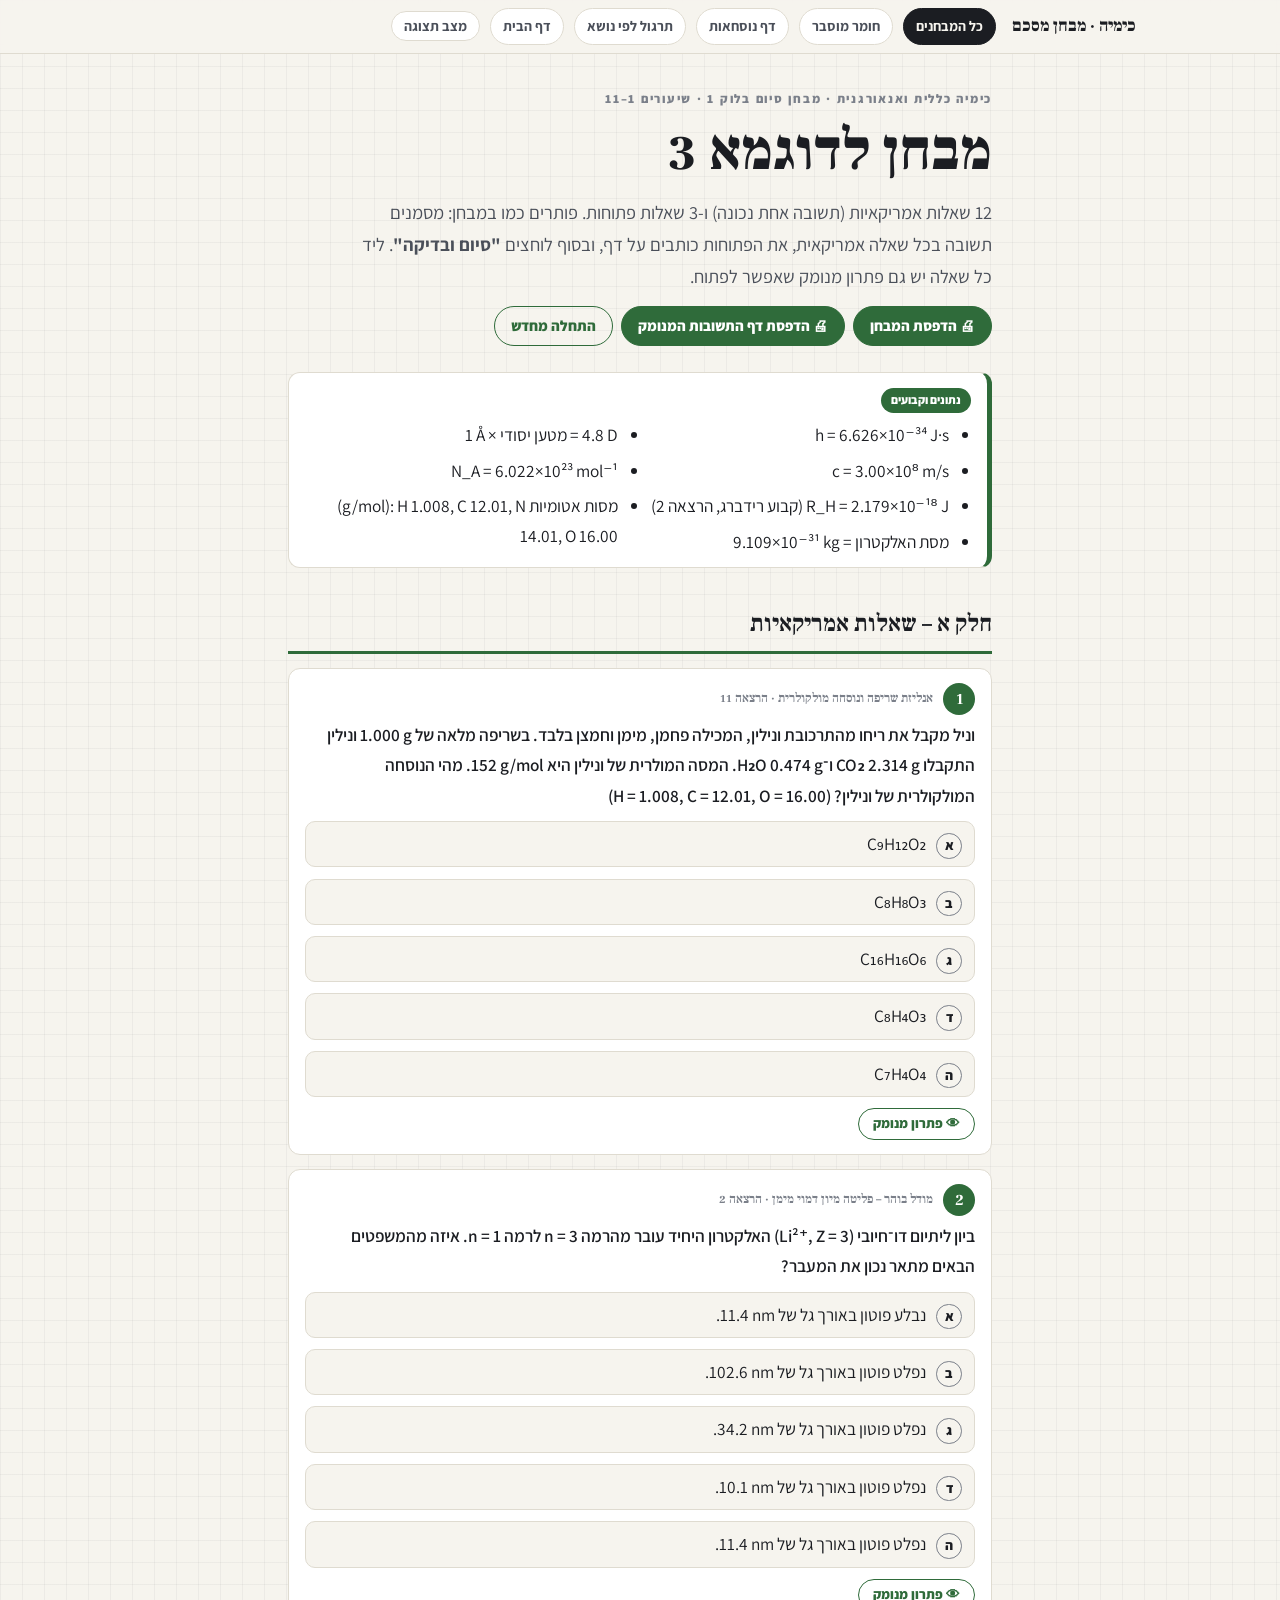
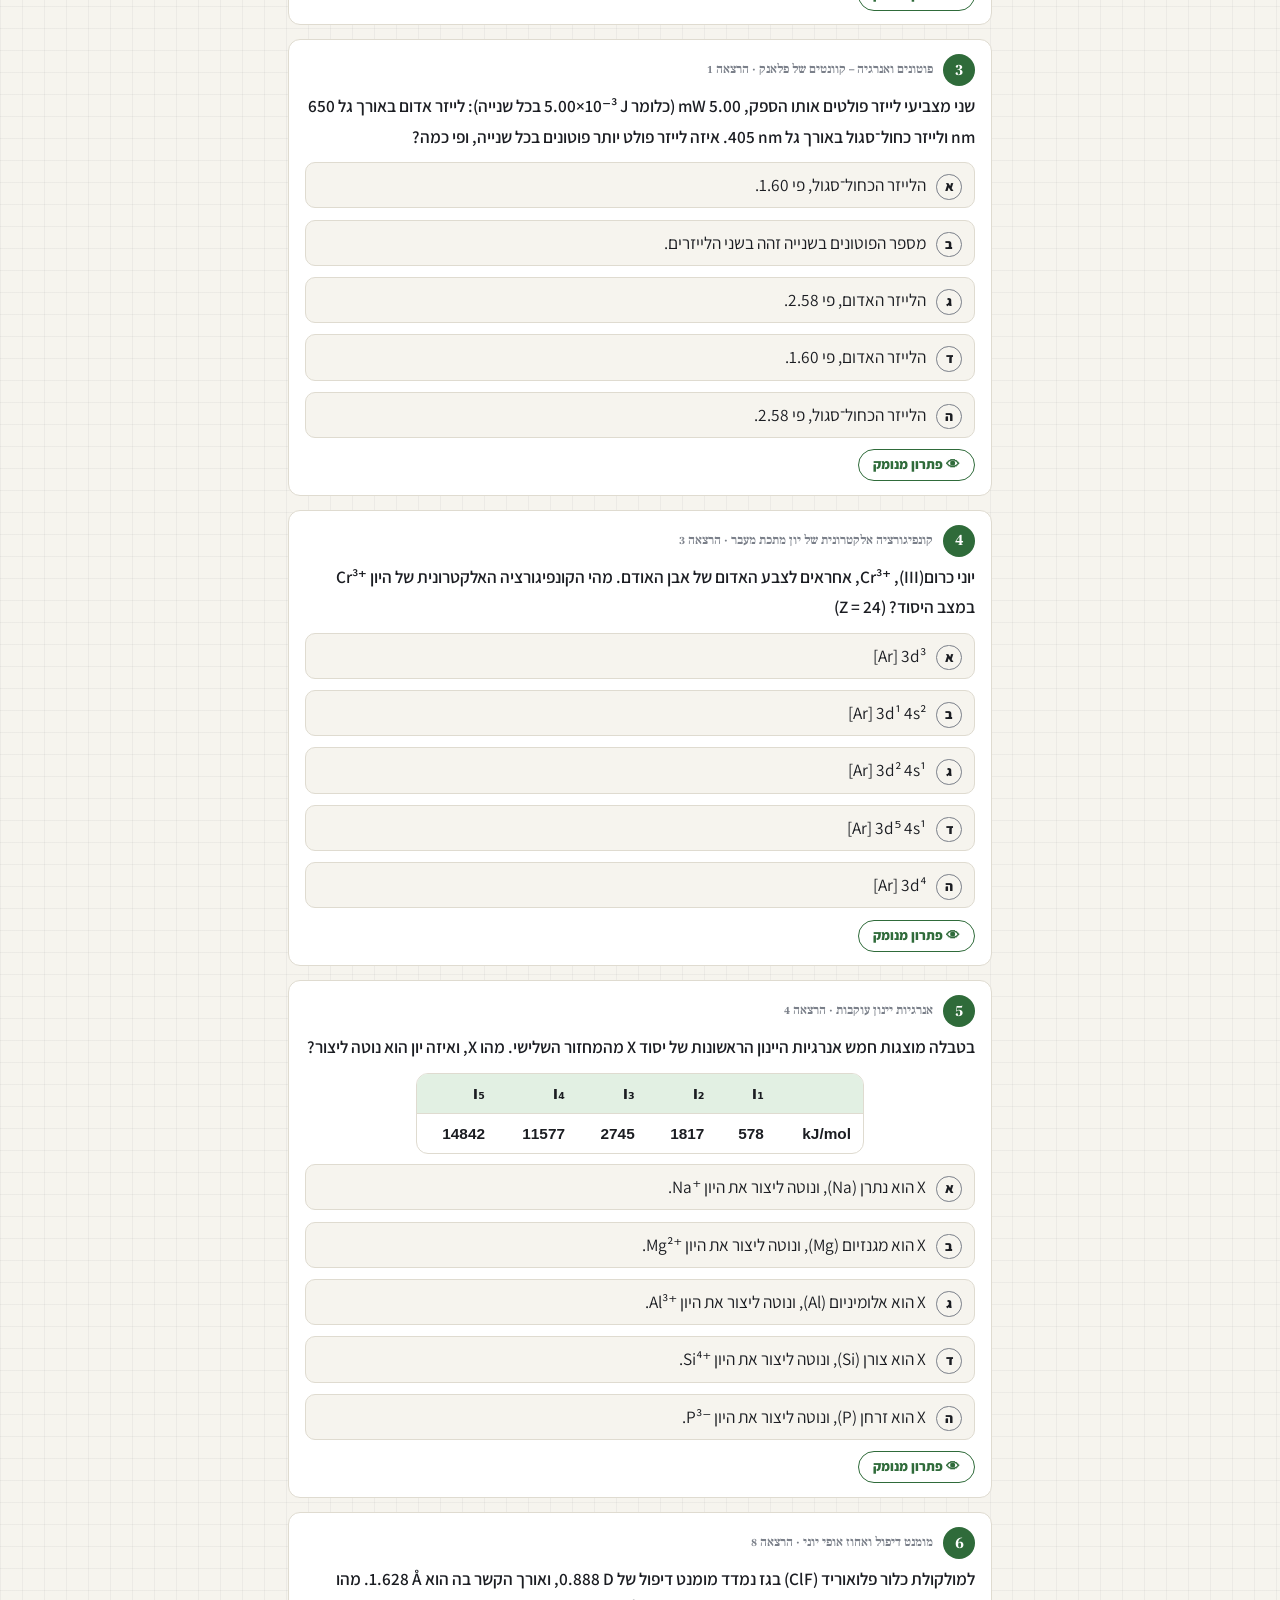
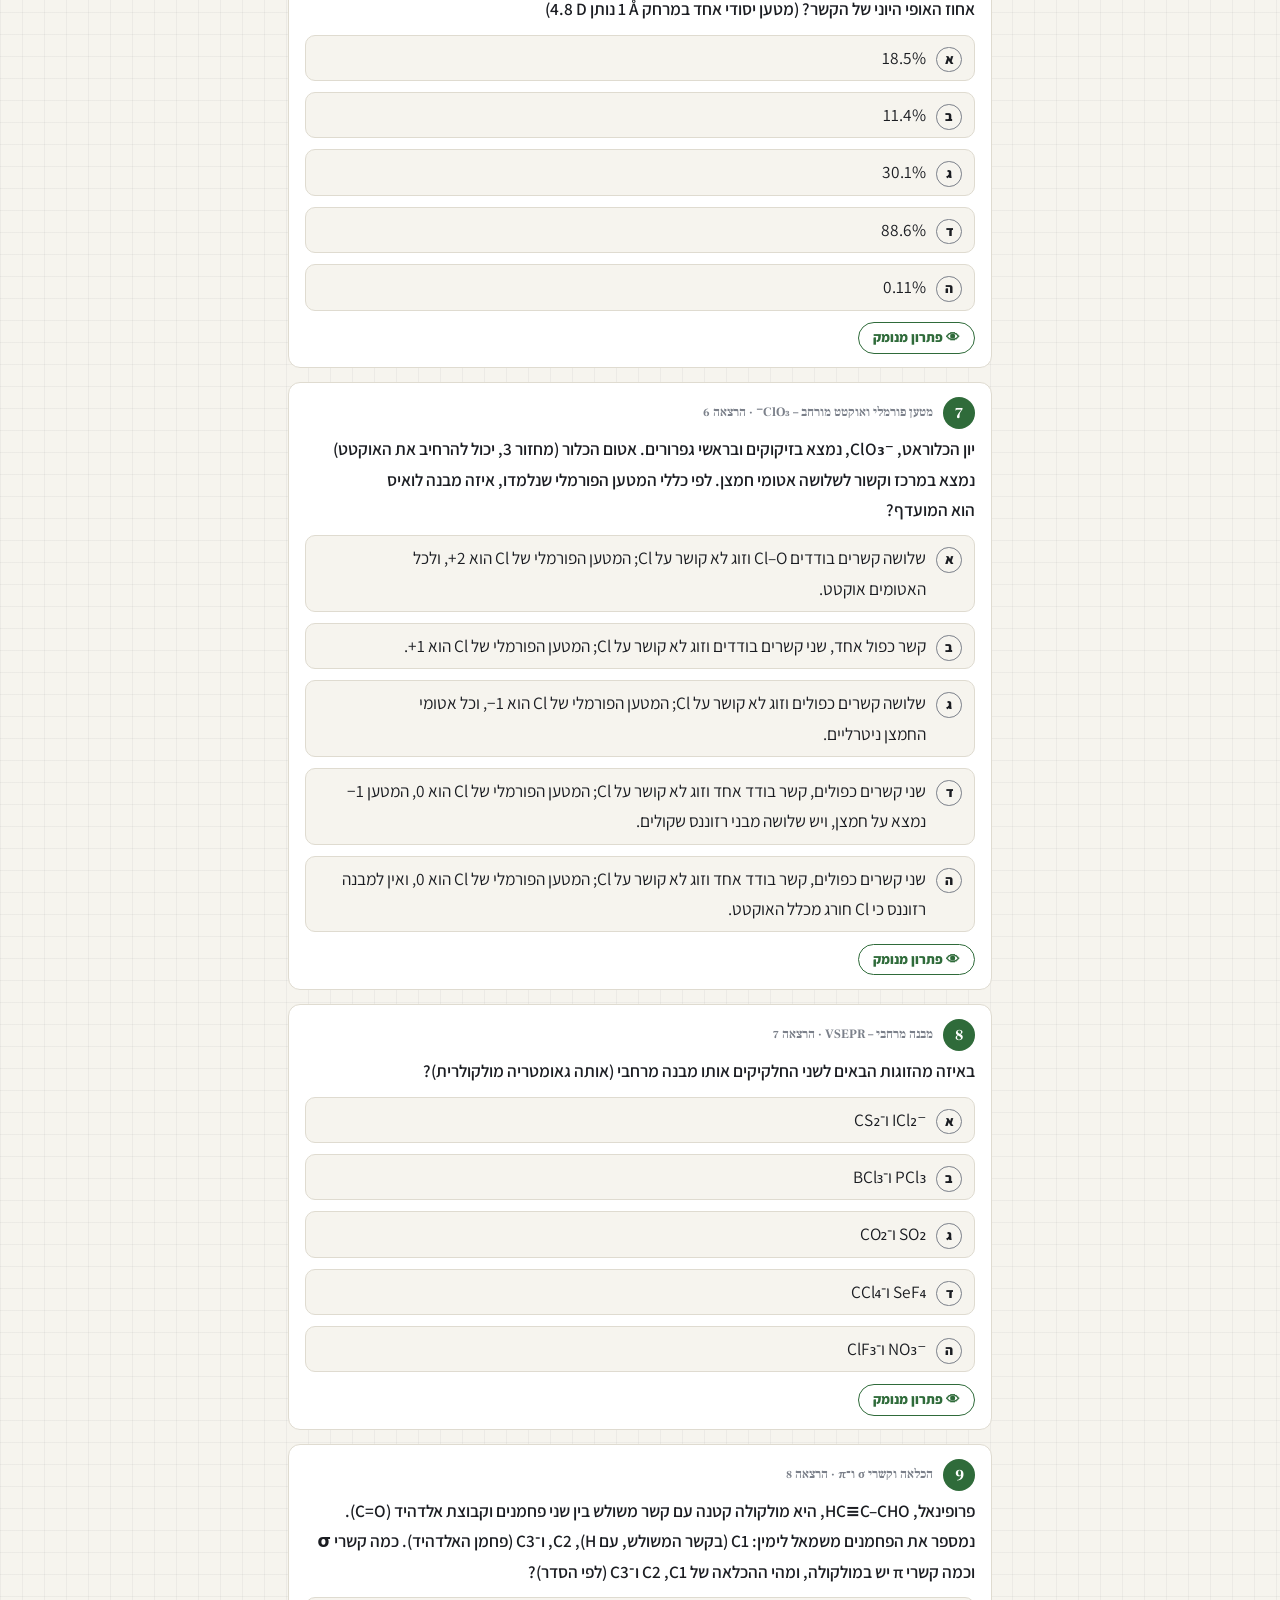
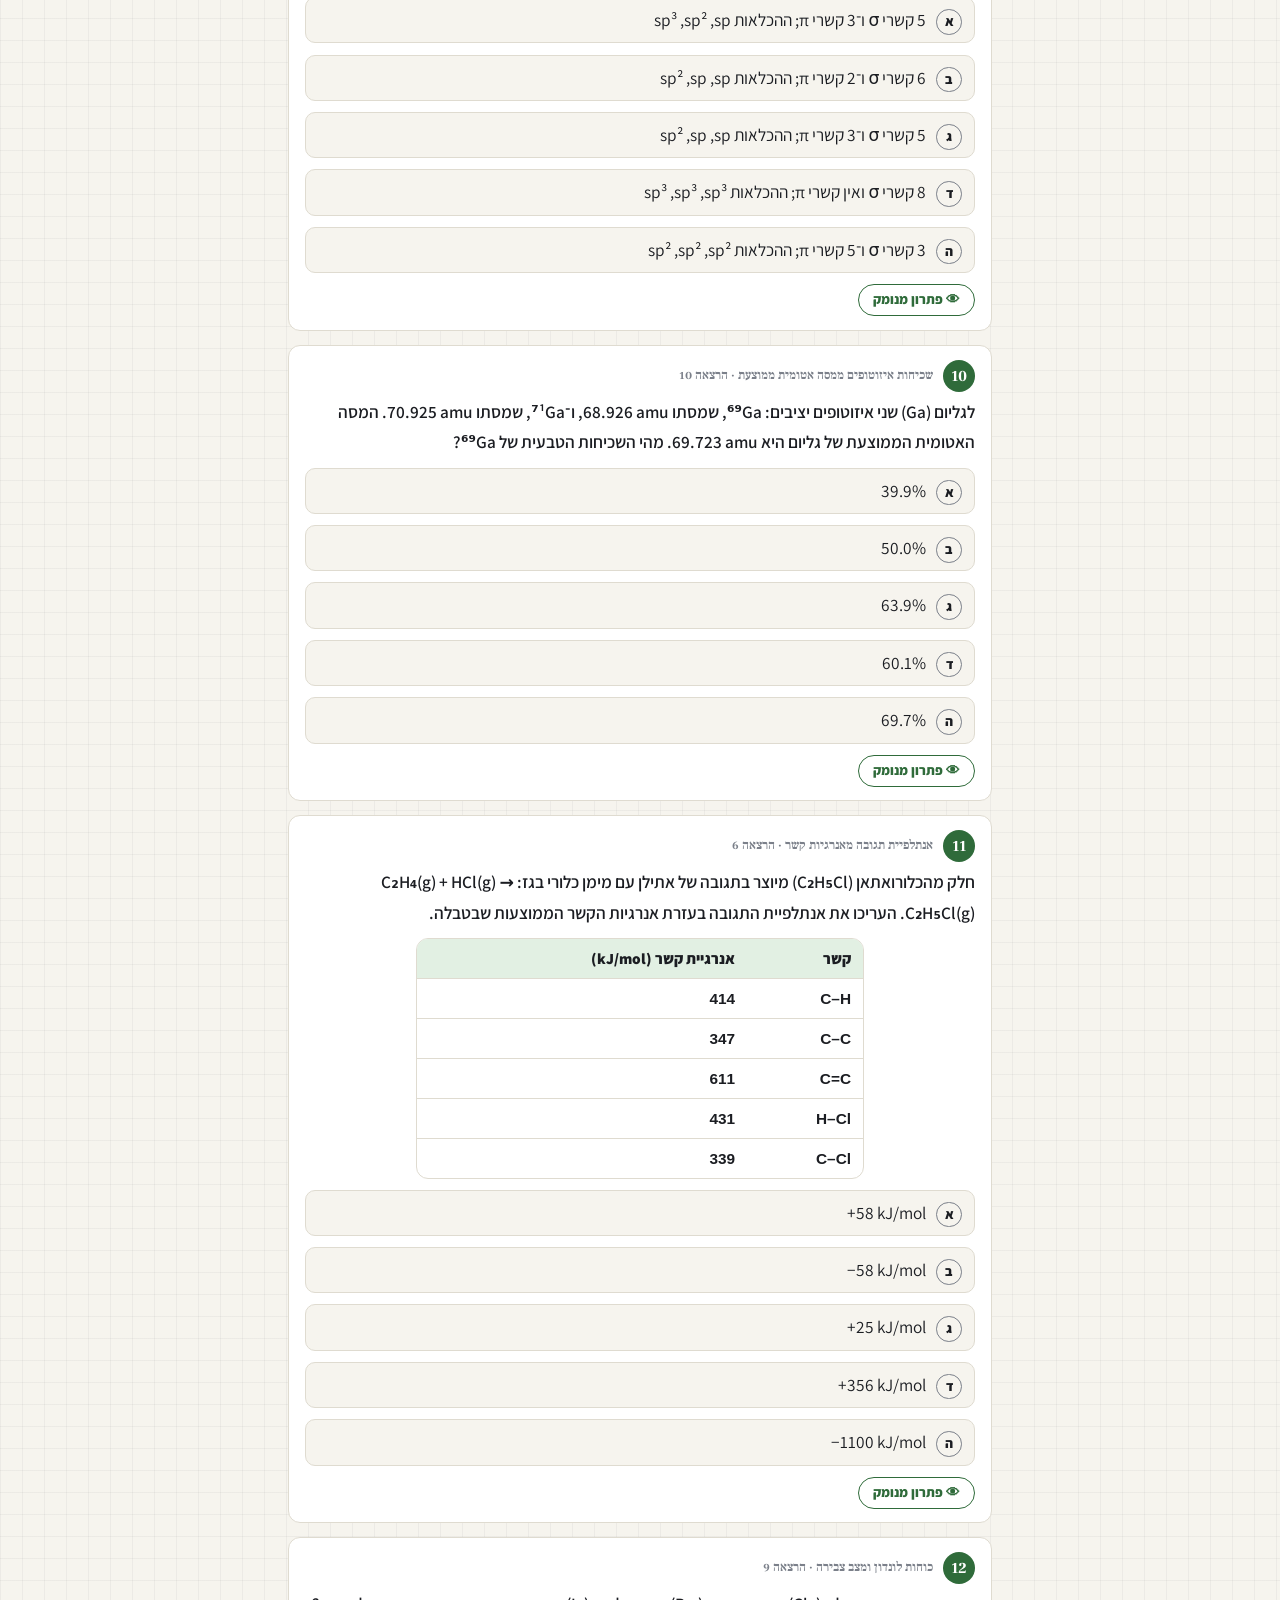
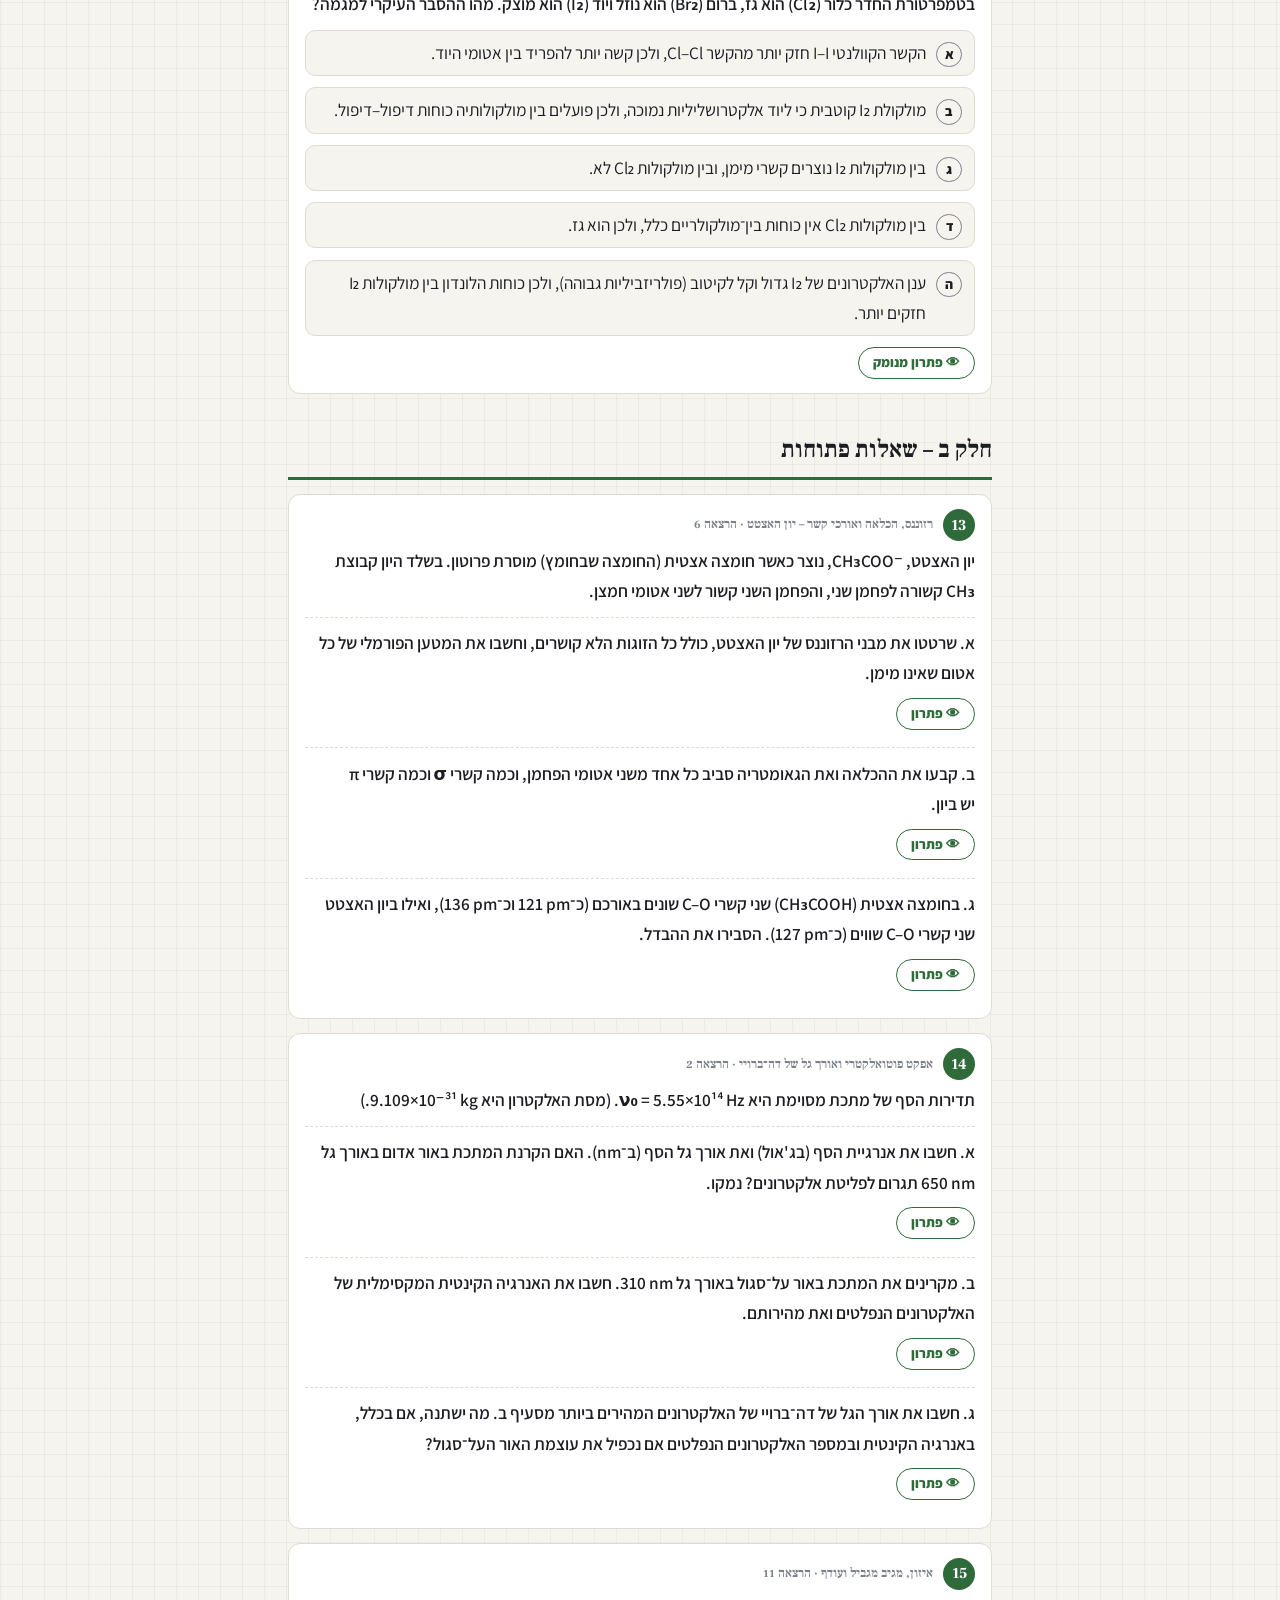
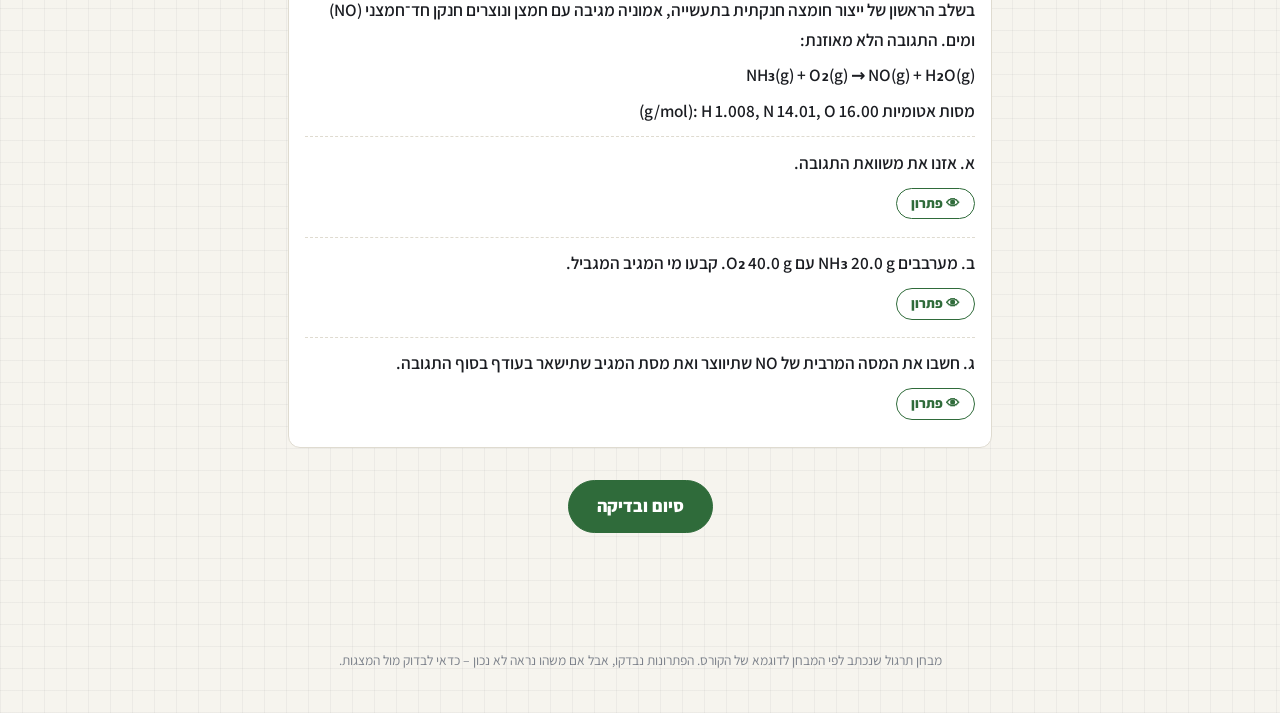
<file: docs/exam-mock3.html>
<!doctype html>
<html lang="he" dir="rtl">
<head>
<meta charset="utf-8">
<meta name="viewport" content="width=device-width, initial-scale=1, viewport-fit=cover">
<title>מבחן לדוגמא 3 – כימיה</title>
<meta name="description" content="מבחן לדוגמא עם פתרונות מנומקים – כימיה כללית ואנאורגנית">
<link rel="preconnect" href="https://fonts.googleapis.com">
<link rel="preconnect" href="https://fonts.gstatic.com" crossorigin>
<link rel="stylesheet" href="https://fonts.googleapis.com/css2?family=Assistant:wght@400;500;600;700;800&family=Frank+Ruhl+Libre:wght@400;500;700;900&display=swap">
<link rel="stylesheet" href="site.css">
<link rel="stylesheet" href="exam.css">
<script data-goatcounter="https://zivgabel.goatcounter.com/count" async src="https://gc.zgo.at/count.js"></script>
</head>
<body data-part="exam">

<nav class="topbar" aria-label="ניווט"><div class="in">
  <b>כימיה · מבחן מסכם</b>
  <a class="pill go" href="exams.html">כל המבחנים</a>
  <a class="pill" href="guide.html">חומר מוסבר</a>
  <a class="pill" href="formulas.html">דף נוסחאות</a>
  <a class="pill" href="practice.html">תרגול לפי נושא</a>
  <a class="pill" href="index.html">דף הבית</a>
  <button class="pill btn" id="themeBtn" type="button">מצב תצוגה</button>
</div></nav>
<header class="hero xhero">
  <div class="kicker">כימיה כללית ואנאורגנית · מבחן סיום בלוק 1 · שיעורים 1–11</div>
  <h1>מבחן לדוגמא 3</h1>
  <p class="lede">12 שאלות אמריקאיות (תשובה אחת נכונה) ו-3 שאלות פתוחות. פותרים כמו במבחן: מסמנים תשובה בכל שאלה אמריקאית, את הפתוחות כותבים על דף, ובסוף לוחצים <b>"סיום ובדיקה"</b>. ליד כל שאלה יש גם פתרון מנומק שאפשר לפתוח.</p>
  <div class="xbar">
    <button class="xbtn" type="button" data-act="print-exam">🖨 הדפסת המבחן</button>
    <button class="xbtn" type="button" data-act="print-key">🖨 הדפסת דף התשובות המנומק</button>
    <button class="xbtn ghost" type="button" data-act="reset">התחלה מחדש</button>
  </div>
</header>
<main class="xwrap" data-exam="mock3">
<div class="xconst"><span class="tag">נתונים וקבועים</span><ul><li><span class="li">h = 6.626×10⁻³⁴ J·s</span></li><li><span class="li">c = 3.00×10⁸ m/s</span></li><li>R_H = 2.179×10⁻¹⁸ J (קבוע רידברג, הרצאה 2)</li><li>מסת האלקטרון = <span class="li">9.109×10⁻³¹ kg</span></li><li><span class="li">4.8 D</span> = מטען יסודי × <span class="li">1 Å</span></li><li><span class="li">N_A = 6.022×10²³ mol⁻¹</span></li><li>מסות אטומיות <span class="li">(g/mol): H 1.008, C 12.01, N 14.01, O 16.00</span></li></ul></div>
<h2 class="xsec">חלק א – שאלות אמריקאיות</h2>
<article class="xq" id="q1" data-a="1">
<h3><span class="xn">1</span><small>אנליזת שריפה ונוסחה מולקולרית · הרצאה 11</small></h3>
<p class="xstem">וניל מקבל את ריחו מהתרכובת ונילין, המכילה פחמן, מימן וחמצן בלבד. בשריפה מלאה של <span class="li">1.000 g</span> ונילין התקבלו <span class="li">2.314 g</span> CO₂ ו־<span class="li">0.474 g</span> H₂O. המסה המולרית של ונילין היא <span class="li">152 g/mol</span>. מהי הנוסחה המולקולרית של ונילין? (H = 1.008, C = 12.01, O = 16.00)</p>
<ol class="xopts"><li><button type="button" class="xo" data-i="0"><span class="L">א</span><span class="t"><span class="li">C₉H₁₂O₂</span></span></button></li><li><button type="button" class="xo" data-i="1"><span class="L">ב</span><span class="t"><span class="li">C₈H₈O₃</span></span></button></li><li><button type="button" class="xo" data-i="2"><span class="L">ג</span><span class="t"><span class="li">C₁₆H₁₆O₆</span></span></button></li><li><button type="button" class="xo" data-i="3"><span class="L">ד</span><span class="t"><span class="li">C₈H₄O₃</span></span></button></li><li><button type="button" class="xo" data-i="4"><span class="L">ה</span><span class="t"><span class="li">C₇H₄O₄</span></span></button></li></ol>
<details class="xsol"><summary>פתרון מנומק</summary><div class="xbody">
<p class="xans">התשובה הנכונה: <b>ב</b></p>
<p>בשריפה מלאה כל הפחמן עובר ל־CO₂ וכל המימן עובר ל־H₂O. את החמצן מחשבים מההפרש, כי חלק מהחמצן בתוצרים הגיע מה־O₂ (הרצאה 11).</p><p><span class="li">n(C) = n(CO₂) = 2.314 / 44.01 = 0.05258 mol</span></p><p><span class="li">m(C) = 0.05258 × 12.01 = 0.6315 g</span></p><p><span class="li">n(H) = 2 × n(H₂O) = 2 × 0.474 / 18.016 = 0.05262 mol</span></p><p><span class="li">m(H) = 0.05262 × 1.008 = 0.0530 g</span></p><p><span class="li">m(O) = 1.000 − 0.6315 − 0.0530 = 0.3155 g</span></p><p><span class="li">n(O) = 0.3155 / 16.00 = 0.01972 mol</span></p><p>מחלקים במספר המולים הקטן ביותר (0.01972):</p><p><span class="li">C : H : O = 2.667 : 2.668 : 1</span></p><p>המספר 2.667 הוא <span class="li">8/3</span>, ולכן מכפילים הכול ב־3:</p><p><span class="li">C : H : O = 8 : 8 : 3 → C₈H₈O₃</span></p><p><span class="li">M(C₈H₈O₃) = 8×12.01 + 8×1.008 + 3×16.00 = 152.14 g/mol</span></p><p><span class="li">152 / 152.14 = 1</span>, ולכן הנוסחה המולקולרית זהה לנוסחה האמפירית.</p><p>תשובה: ב.</p>
<div class="xwhy"><b>למה לא האחרות:</b><ul><li><b>א.</b> גם המסה המולרית שלה <span class="li">152 g/mol</span>, אבל ההרכב שונה: שריפה של <span class="li">1.000 g</span> ממנה הייתה נותנת <span class="li">2.603 g</span> CO₂ ו־<span class="li">0.710 g</span> H₂O. מסה מולרית לבדה לא מספיקה.</li><li><b>ג.</b> היחס בין האטומים נכון, אבל המסה המולרית שלה <span class="li">304 g/mol</span>, כלומר פי 2 מהנתון. כשהמסה המולרית שווה למסה של הנוסחה האמפירית, לא מכפילים.</li><li><b>ד.</b> שכחו שבכל מולקולת H₂O יש שני אטומי מימן, כלומר <span class="li">n(H) = 2·n(H₂O)</span>. לכן חצי מהמימן חסר.</li><li><b>ה.</b> המסה המולרית שלה <span class="li">152.1 g/mol</span>, אבל יש בה מעט מדי פחמן: היא הייתה נותנת רק <span class="li">2.025 g</span> CO₂.</li></ul></div>
</div></details>
</article>
<article class="xq" id="q2" data-a="4">
<h3><span class="xn">2</span><small>מודל בוהר – פליטה מיון דמוי מימן · הרצאה 2</small></h3>
<p class="xstem">ביון ליתיום דו־חיובי <span class="li">(Li²⁺, ‏Z = 3)</span> האלקטרון היחיד עובר מהרמה <span class="li">n = 3</span> לרמה <span class="li">n = 1</span>. איזה מהמשפטים הבאים מתאר נכון את המעבר?</p>
<ol class="xopts"><li><button type="button" class="xo" data-i="0"><span class="L">א</span><span class="t">נבלע פוטון באורך גל של <span class="li">11.4 nm</span>.</span></button></li><li><button type="button" class="xo" data-i="1"><span class="L">ב</span><span class="t">נפלט פוטון באורך גל של <span class="li">102.6 nm</span>.</span></button></li><li><button type="button" class="xo" data-i="2"><span class="L">ג</span><span class="t">נפלט פוטון באורך גל של <span class="li">34.2 nm</span>.</span></button></li><li><button type="button" class="xo" data-i="3"><span class="L">ד</span><span class="t">נפלט פוטון באורך גל של <span class="li">10.1 nm</span>.</span></button></li><li><button type="button" class="xo" data-i="4"><span class="L">ה</span><span class="t">נפלט פוטון באורך גל של <span class="li">11.4 nm</span>.</span></button></li></ol>
<details class="xsol"><summary>פתרון מנומק</summary><div class="xbody">
<p class="xans">התשובה הנכונה: <b>ה</b></p>
<p>ל־<span class="li">Li²⁺</span> יש אלקטרון אחד, כלומר זה יון דמוי מימן, ואפשר להשתמש במודל בוהר עם <span class="li">Z = 3</span>. האלקטרון יורד מרמה גבוהה (3) לרמה נמוכה (1), ולכן נפלט פוטון (הרצאה 2).</p><p><span class="li">ΔE = R_H·Z²·(1/ni² − 1/nf²)</span></p><p><span class="li">ΔE = 2.179×10⁻¹⁸ × 3² × (1/3² − 1/1²) = −1.743×10⁻¹⁷ J</span></p><p>הסימן השלילי פירושו פליטה. אנרגיית הפוטון היא הערך המוחלט:</p><p><span class="li">λ = hc/|ΔE| = 6.626×10⁻³⁴ × 3.00×10⁸ / 1.743×10⁻¹⁷ = 1.14×10⁻⁸ m = 11.4 nm</span></p><p>זהו אור על־סגול רחוק, קצר בהרבה מהאור הנראה. הגורם <span class="li">Z² = 9</span> מגדיל את הפרש האנרגיה פי 9 לעומת אותו מעבר במימן.</p><p>תשובה: ה.</p>
<div class="xwhy"><b>למה לא האחרות:</b><ul><li><b>א.</b> האלקטרון יורד לרמה נמוכה יותר, ולכן היון משחרר אנרגיה. זו פליטה, לא בליעה.</li><li><b>ב.</b> הערך <span class="li">102.6 nm</span> מתקבל אם שוכחים את Z² ומחשבים כמו במימן. ב־<span class="li">Li²⁺</span> הפרש האנרגיה גדול פי 9, ולכן אורך הגל קצר פי 9.</li><li><b>ג.</b> הערך <span class="li">34.2 nm</span> מתקבל אם מכפילים ב־<span class="li">Z = 3</span> במקום ב־<span class="li">Z² = 9</span>.</li><li><b>ד.</b> הערך <span class="li">10.1 nm</span> מתקבל מאנרגיית היינון מרמה 1 (Z²·R_H), כלומר כששוכחים את האיבר <span class="li">1/3²</span>. הפוטון שנפלט במעבר מ־3 ל־1 חלש מעט יותר.</li></ul></div>
</div></details>
</article>
<article class="xq" id="q3" data-a="3">
<h3><span class="xn">3</span><small>פוטונים ואנרגיה – קוונטים של פלאנק · הרצאה 1</small></h3>
<p class="xstem">שני מצביעי לייזר פולטים אותו הספק, 5.00 mW (כלומר <span class="li">5.00×10⁻³ J</span> בכל שנייה): לייזר אדום באורך גל <span class="li">650 nm</span> ולייזר כחול־סגול באורך גל <span class="li">405 nm</span>. איזה לייזר פולט יותר פוטונים בכל שנייה, ופי כמה?</p>
<ol class="xopts"><li><button type="button" class="xo" data-i="0"><span class="L">א</span><span class="t">הלייזר הכחול־סגול, פי 1.60.</span></button></li><li><button type="button" class="xo" data-i="1"><span class="L">ב</span><span class="t">מספר הפוטונים בשנייה זהה בשני הלייזרים.</span></button></li><li><button type="button" class="xo" data-i="2"><span class="L">ג</span><span class="t">הלייזר האדום, פי 2.58.</span></button></li><li><button type="button" class="xo" data-i="3"><span class="L">ד</span><span class="t">הלייזר האדום, פי 1.60.</span></button></li><li><button type="button" class="xo" data-i="4"><span class="L">ה</span><span class="t">הלייזר הכחול־סגול, פי 2.58.</span></button></li></ol>
<details class="xsol"><summary>פתרון מנומק</summary><div class="xbody">
<p class="xans">התשובה הנכונה: <b>ד</b></p>
<p>לפי פלאנק, האור מגיע במנות (פוטונים), ולכל פוטון אנרגיה E = hc/λ (הרצאות <span class="li">1–2</span>). באותו הספק, כלומר אותה אנרגיה בכל שנייה, מספר הפוטונים הוא האנרגיה הכוללת חלקי האנרגיה של פוטון אחד.</p><p>אנרגיית פוטון אחד בכל לייזר:</p><p><span class="li">E(650 nm) = 6.626×10⁻³⁴ × 3.00×10⁸ / 650×10⁻⁹ = 3.06×10⁻¹⁹ J</span></p><p><span class="li">E(405 nm) = 6.626×10⁻³⁴ × 3.00×10⁸ / 405×10⁻⁹ = 4.91×10⁻¹⁹ J</span></p><p>מספר הפוטונים בשנייה (ההספק חלקי אנרגיית פוטון אחד):</p><p><span class="li">N(650 nm) = 5.00×10⁻³ / 3.06×10⁻¹⁹ = 1.64×10¹⁶ s⁻¹</span></p><p><span class="li">N(405 nm) = 5.00×10⁻³ / 4.91×10⁻¹⁹ = 1.02×10¹⁶ s⁻¹</span></p><p>היחס (מתקבל גם ישירות מיחס אורכי הגל):</p><p><span class="li">N(650 nm) / N(405 nm) = 650 / 405 = 1.60</span></p><p>לפוטון אדום יש פחות אנרגיה, ולכן כדי להעביר אותה אנרגיה צריך יותר פוטונים.</p><p>תשובה: ד.</p>
<div class="xwhy"><b>למה לא האחרות:</b><ul><li><b>א.</b> אנרגיה גבוהה יותר לכל פוטון פירושה פחות פוטונים לאותה אנרגיה כוללת, לא יותר.</li><li><b>ב.</b> הספק זהה פירושו אותה אנרגיה בשנייה, לא אותו מספר פוטונים. אנרגיית פוטון בודד תלויה באורך הגל.</li><li><b>ג.</b> <span class="li">2.58 = (650/405)²</span>. אנרגיית הפוטון פרופורציונית ל־1/λ ולא ל־<span class="li">1/λ²</span>, ולכן היחס הוא <span class="li">650/405</span> בלבד.</li><li><b>ה.</b> גם הכיוון וגם החזקה שגויים: הלייזר הכחול־סגול פולט פחות פוטונים, והיחס הוא <span class="li">650/405 = 1.60</span>.</li></ul></div>
</div></details>
</article>
<article class="xq" id="q4" data-a="0">
<h3><span class="xn">4</span><small>קונפיגורציה אלקטרונית של יון מתכת מעבר · הרצאה 3</small></h3>
<p class="xstem">יוני כרום(III), <span class="li">Cr³⁺</span>, אחראים לצבע האדום של אבן האודם. מהי הקונפיגורציה האלקטרונית של היון <span class="li">Cr³⁺</span> במצב היסוד? (Z = 24)</p>
<ol class="xopts"><li><button type="button" class="xo" data-i="0"><span class="L">א</span><span class="t"><span class="li">[Ar] 3d³</span></span></button></li><li><button type="button" class="xo" data-i="1"><span class="L">ב</span><span class="t"><span class="li">[Ar] 3d¹ 4s²</span></span></button></li><li><button type="button" class="xo" data-i="2"><span class="L">ג</span><span class="t"><span class="li">[Ar] 3d² 4s¹</span></span></button></li><li><button type="button" class="xo" data-i="3"><span class="L">ד</span><span class="t"><span class="li">[Ar] 3d⁵ 4s¹</span></span></button></li><li><button type="button" class="xo" data-i="4"><span class="L">ה</span><span class="t"><span class="li">[Ar] 3d⁴</span></span></button></li></ol>
<details class="xsol"><summary>פתרון מנומק</summary><div class="xbody">
<p class="xans">התשובה הנכונה: <b>א</b></p>
<p>אטום כרום נייטרלי (24 אלקטרונים) הוא אחד מיוצאי הדופן (הרצאה 3): תת־רמה d חצי־מלאה יציבה במיוחד.</p><p><span class="li">Cr = [Ar] 3d⁵ 4s¹</span></p><p>ליון <span class="li">Cr³⁺</span> יש <span class="li">24 − 3 = 21</span> אלקטרונים. כשיוצרים קטיון של מתכת מעבר, מוציאים קודם את האלקטרונים מ־4s (הקליפה החיצונית, <span class="li">n = 4</span>), ורק אחר כך מ־3d:</p><p><span class="li">Cr³⁺ = [Ar] 3d³</span></p><p>בדיקה: 18 + 3 = 21 ✔</p><p>תשובה: א.</p>
<div class="xwhy"><b>למה לא האחרות:</b><ul><li><b>ב.</b> הוציאו את שלושת האלקטרונים מ־3d והשאירו את 4s מלא. ביוני מתכות מעבר 4s מתרוקן ראשון.</li><li><b>ג.</b> הוציאו אלקטרונים מ־3d לפני 4s. האלקטרון שב־4s יוצא ראשון, ורק אחריו שני אלקטרוני d.</li><li><b>ד.</b> זו הקונפיגורציה של אטום הכרום הנייטרלי (24 אלקטרונים) – לא הוצאו אלקטרונים.</li><li><b>ה.</b> יש בה 22 אלקטרונים, כלומר זה היון <span class="li">Cr²⁺</span> ולא <span class="li">Cr³⁺</span>.</li></ul></div>
</div></details>
</article>
<article class="xq" id="q5" data-a="2">
<h3><span class="xn">5</span><small>אנרגיות יינון עוקבות · הרצאה 4</small></h3>
<p class="xstem">בטבלה מוצגות חמש אנרגיות היינון הראשונות של יסוד X מהמחזור השלישי. מהו X, ואיזה יון הוא נוטה ליצור?</p><div class="tbl xt"><table><thead><tr><th><span class="li"></span></th><th><span class="li">I₁</span></th><th><span class="li">I₂</span></th><th><span class="li">I₃</span></th><th><span class="li">I₄</span></th><th><span class="li">I₅</span></th></tr></thead><tbody><tr><td class="f">kJ/mol</td><td class="f">578</td><td class="f">1817</td><td class="f">2745</td><td class="f">11577</td><td class="f">14842</td></tr></tbody></table></div>
<ol class="xopts"><li><button type="button" class="xo" data-i="0"><span class="L">א</span><span class="t">X הוא נתרן (Na), ונוטה ליצור את היון <span class="li">Na⁺</span>.</span></button></li><li><button type="button" class="xo" data-i="1"><span class="L">ב</span><span class="t">X הוא מגנזיום (Mg), ונוטה ליצור את היון <span class="li">Mg²⁺</span>.</span></button></li><li><button type="button" class="xo" data-i="2"><span class="L">ג</span><span class="t">X הוא אלומיניום (Al), ונוטה ליצור את היון <span class="li">Al³⁺</span>.</span></button></li><li><button type="button" class="xo" data-i="3"><span class="L">ד</span><span class="t">X הוא צורן (Si), ונוטה ליצור את היון <span class="li">Si⁴⁺</span>.</span></button></li><li><button type="button" class="xo" data-i="4"><span class="L">ה</span><span class="t">X הוא זרחן (P), ונוטה ליצור את היון <span class="li">P³⁻</span>.</span></button></li></ol>
<details class="xsol"><summary>פתרון מנומק</summary><div class="xbody">
<p class="xans">התשובה הנכונה: <b>ג</b></p>
<p>כל עוד מוציאים אלקטרוני ערכיות, אנרגיות היינון עולות בהדרגה. כשמתחילים להוציא אלקטרון מקליפה פנימית מלאה, הקרובה לגרעין, יש קפיצה חדה (הרצאה 4).</p><p>היחסים בין יינונים עוקבים:</p><p><span class="li">I₂/I₁ = 3.1, I₃/I₂ = 1.5, I₄/I₃ = 4.2, I₅/I₄ = 1.3</span></p><p>הקפיצה הגדולה היא בין I₃ ל־I₄: מ־2745 ל־<span class="li">11577 kJ/mol</span>, תוספת של כמעט <span class="li">9000 kJ/mol</span>. לכן ל־X שלושה אלקטרוני ערכיות.</p><p>במחזור השלישי זה אלומיניום, ⁦<span class="li">[Ne] 3s² 3p¹</span>⁩. אחרי הוצאת שלושה אלקטרונים נשאר היון <span class="li">Al³⁺</span> בקונפיגורציה של Ne.</p><p>היחס <span class="li">I₂/I₁</span> גדול יחסית כי האלקטרון הראשון יוצא מ־3p והשני מ־3s, אבל שניהם באותה קליפה <span class="li">(n = 3)</span>, ולכן זו לא הקפיצה הגדולה.</p><p>תשובה: ג.</p>
<div class="xwhy"><b>למה לא האחרות:</b><ul><li><b>א.</b> לנתרן אלקטרון ערכיות אחד, ולכן הקפיצה הייתה כבר בין I₁ ל־I₂ (בנתרן פי 9 בערך). כאן I₂ גדול רק פי 3 מ־I₁.</li><li><b>ב.</b> למגנזיום שני אלקטרוני ערכיות, ולכן הקפיצה הייתה בין I₂ ל־I₃. כאן I₃ גדול רק פי 1.5 מ־I₂.</li><li><b>ד.</b> לצורן ארבעה אלקטרוני ערכיות, ולכן הקפיצה הייתה בין I₄ ל־I₅. כאן היא מופיעה כבר ב־I₄.</li><li><b>ה.</b> לזרחן חמישה אלקטרוני ערכיות, ואין אצלו קפיצה עד I₆. בנוסף, יון שלילי נוצר מקבלת אלקטרונים, לא מהוצאתם.</li></ul></div>
</div></details>
</article>
<article class="xq" id="q6" data-a="1">
<h3><span class="xn">6</span><small>מומנט דיפול ואחוז אופי יוני · הרצאה 8</small></h3>
<p class="xstem">למולקולת כלור פלואוריד (ClF) בגז נמדד מומנט דיפול של <span class="li">0.888 D</span>, ואורך הקשר בה הוא <span class="li">1.628 Å</span>. מהו אחוז האופי היוני של הקשר? (מטען יסודי אחד במרחק <span class="li">1 Å</span> נותן <span class="li">4.8 D</span>)</p>
<ol class="xopts"><li><button type="button" class="xo" data-i="0"><span class="L">א</span><span class="t"><span class="li">18.5%</span></span></button></li><li><button type="button" class="xo" data-i="1"><span class="L">ב</span><span class="t"><span class="li">11.4%</span></span></button></li><li><button type="button" class="xo" data-i="2"><span class="L">ג</span><span class="t"><span class="li">30.1%</span></span></button></li><li><button type="button" class="xo" data-i="3"><span class="L">ד</span><span class="t"><span class="li">88.6%</span></span></button></li><li><button type="button" class="xo" data-i="4"><span class="L">ה</span><span class="t"><span class="li">0.11%</span></span></button></li></ol>
<details class="xsol"><summary>פתרון מנומק</summary><div class="xbody">
<p class="xans">התשובה הנכונה: <b>ב</b></p>
<p>אחוז האופי היוני משווה את הדיפול הנמדד לדיפול של קשר יוני מלא באותו אורך קשר, כלומר מטען יסודי שלם בכל קצה (הרצאות <span class="li">7–8</span>).</p><p>הדיפול של קשר יוני מלא באורך הזה (μ_theo בשקפים):</p><p><span class="li">μ_theo = 4.8 D/Å × 1.628 Å = 7.81 D</span></p><p>אחוז האופי היוני הוא היחס בין הדיפול הנמדד (μ_exp) לדיפול היוני המלא:</p><p><span class="li">% ionic = μ_exp / μ_theo × 100 = 0.888 / 7.81 × 100 = 11.4%</span></p><p>התוצאה מתאימה להפרש האלקטרושליליות, <span class="li">ΔEN = 4.0 − 3.0 = 1.0</span>, כלומר קשר קוולנטי קוטבי (בין 0.4 ל־1.7).</p><p>תשובה: ב.</p>
<div class="xwhy"><b>למה לא האחרות:</b><ul><li><b>א.</b> <span class="li">0.888 / 4.8 = 18.5%</span>: שכחו להכפיל את <span class="li">4.8 D</span> באורך הקשר. הדיפול של קשר יוני מלא תלוי במרחק בין המטענים.</li><li><b>ג.</b> הערך 30.1% מתקבל אם מכפילים את הדיפול הנמדד באורך הקשר במקום לחלק. ככל שהקשר ארוך יותר, הדיפול היוני המלא גדול יותר, ולכן מחלקים בו.</li><li><b>ד.</b> <span class="li">88.6% = 100 − 11.4</span>: זה החלק הקוולנטי, לא היוני.</li><li><b>ה.</b> 0.11% מתקבל כשמציבים את אורך הקשר בפיקומטרים (162.8) עם הקבוע <span class="li">4.8 D/Å</span>, בלי להתאים יחידות.</li></ul></div>
</div></details>
</article>
<article class="xq" id="q7" data-a="3">
<h3><span class="xn">7</span><small>מטען פורמלי ואוקטט מורחב – ClO₃⁻ · הרצאה 6</small></h3>
<p class="xstem">יון הכלוראט, <span class="li">ClO₃⁻</span>, נמצא בזיקוקים ובראשי גפרורים. אטום הכלור (מחזור 3, יכול להרחיב את האוקטט) נמצא במרכז וקשור לשלושה אטומי חמצן. לפי כללי המטען הפורמלי שנלמדו, איזה מבנה לואיס הוא המועדף?</p>
<ol class="xopts"><li><button type="button" class="xo" data-i="0"><span class="L">א</span><span class="t">שלושה קשרים בודדים Cl–O וזוג לא קושר על Cl; המטען הפורמלי של Cl הוא <span class="li">+2</span>, ולכל האטומים אוקטט.</span></button></li><li><button type="button" class="xo" data-i="1"><span class="L">ב</span><span class="t">קשר כפול אחד, שני קשרים בודדים וזוג לא קושר על Cl; המטען הפורמלי של Cl הוא <span class="li">+1</span>.</span></button></li><li><button type="button" class="xo" data-i="2"><span class="L">ג</span><span class="t">שלושה קשרים כפולים וזוג לא קושר על Cl; המטען הפורמלי של Cl הוא <span class="li">−1</span>, וכל אטומי החמצן ניטרליים.</span></button></li><li><button type="button" class="xo" data-i="3"><span class="L">ד</span><span class="t">שני קשרים כפולים, קשר בודד אחד וזוג לא קושר על Cl; המטען הפורמלי של Cl הוא 0, המטען <span class="li">−1</span> נמצא על חמצן, ויש שלושה מבני רזוננס שקולים.</span></button></li><li><button type="button" class="xo" data-i="4"><span class="L">ה</span><span class="t">שני קשרים כפולים, קשר בודד אחד וזוג לא קושר על Cl; המטען הפורמלי של Cl הוא 0, ואין למבנה רזוננס כי Cl חורג מכלל האוקטט.</span></button></li></ol>
<details class="xsol"><summary>פתרון מנומק</summary><div class="xbody">
<p class="xans">התשובה הנכונה: <b>ד</b></p>
<p>סופרים אלקטרוני ערכיות: <span class="li">7 + 3×6 + 1 = 26</span> אלקטרונים (13 זוגות).</p><p>מבנה עם קשרים בודדים בלבד: 3 קשרים, 3 זוגות על כל חמצן וזוג אחד על הכלור (סה״כ 13 זוגות). לכל האטומים אוקטט, אבל המטענים גדולים:</p><p><span class="li">FC(Cl) = 7 − 2 − ½×6 = +2</span></p><p><span class="li">FC(O) = 6 − 6 − ½×2 = −1</span></p><p>הכלור נמצא במחזור 3, ולכן הוא יכול להחזיק יותר מ־8 אלקטרונים (אוקטט מורחב, הרצאה 6). כל זוג לא קושר של חמצן שהופך לקשר כפול <span class="li">Cl=O</span> מוריד את המטען של הכלור ב־1 ומאפס את המטען של אותו חמצן:</p><p>קשר כפול אחד – הכלור <span class="li">+1</span></p><p>שני קשרים כפולים – <span class="li">FC(Cl) = 7 − 2 − ½×10 = 0</span>, ונשאר חמצן אחד עם <span class="li">−1</span></p><p>שלושה קשרים כפולים – הכלור <span class="li">−1</span>: מטען שלילי על האטום הפחות אלקטרושלילי, ולכן פחות טוב (הכלל השלישי).</p><p>המבנה המועדף: שני קשרים כפולים וקשר בודד אחד. את הקשר הבודד אפשר לשים על כל אחד משלושת החמצנים, ולכן יש שלושה מבני רזוננס שקולים, ושלושת קשרי Cl–O שווים באורכם.</p><p>תשובה: ד.</p><p>הערה: חישובים קוונטיים מודרניים מראים שהתמונה האמיתית קרובה יותר למבנה עם הקשרים הבודדים (ראו השקף על אוקטט מורחב בהרצאה 6). במבחן עונים לפי כללי המטען הפורמלי של הקורס.</p><figure class="xfig"><svg viewBox="0 0 640 265" role="img" aria-label="יון הכלוראט: מבנה עם קשרים בודדים ומטען פלוס 2 על הכלור, לעומת המבנה המועדף עם שני קשרים כפולים ומטען אפס על הכלור">
<line class="ln" x1="150" y1="98.4" x2="150" y2="61.6"/>
<line class="ln" x1="138.1" y1="118.7" x2="103.9" y2="138.3"/>
<line class="ln" x1="161.9" y1="118.7" x2="196.1" y2="138.3"/>
<text x="150" y="119.9" text-anchor="middle" class="b" style="font-size:22px">Cl</text>
<text x="150" y="55.9" text-anchor="middle" class="b" style="font-size:22px">O</text>
<text x="92" y="152.9" text-anchor="middle" class="b" style="font-size:22px">O</text>
<text x="208" y="152.9" text-anchor="middle" class="b" style="font-size:22px">O</text>
<circle class="fi" cx="145.8" cy="130" r="2.3"/>
<circle class="fi" cx="154.2" cy="130" r="2.3"/>
<circle class="fi" cx="168" cy="52.2" r="2.3"/>
<circle class="fi" cx="168" cy="43.8" r="2.3"/>
<circle class="fi" cx="154.2" cy="30" r="2.3"/>
<circle class="fi" cx="145.8" cy="30" r="2.3"/>
<circle class="fi" cx="132" cy="43.8" r="2.3"/>
<circle class="fi" cx="132" cy="52.2" r="2.3"/>
<circle class="fi" cx="86.7" cy="127.2" r="2.3"/>
<circle class="fi" cx="79.4" cy="131.4" r="2.3"/>
<circle class="fi" cx="74.2" cy="150.3" r="2.3"/>
<circle class="fi" cx="78.4" cy="157.6" r="2.3"/>
<circle class="fi" cx="97.3" cy="162.8" r="2.3"/>
<circle class="fi" cx="104.6" cy="158.6" r="2.3"/>
<circle class="fi" cx="195.4" cy="158.6" r="2.3"/>
<circle class="fi" cx="202.7" cy="162.8" r="2.3"/>
<circle class="fi" cx="221.6" cy="157.6" r="2.3"/>
<circle class="fi" cx="225.8" cy="150.3" r="2.3"/>
<circle class="fi" cx="220.6" cy="131.4" r="2.3"/>
<circle class="fi" cx="213.3" cy="127.2" r="2.3"/>
<circle class="bx" cx="172.6" cy="25.4" r="11"/>
<text x="172.6" y="29.9" text-anchor="middle" class="tr" style="font-size:12px">−1</text>
<circle class="bx" cx="83.7" cy="175.8" r="11"/>
<text x="83.7" y="180.3" text-anchor="middle" class="tr" style="font-size:12px">−1</text>
<circle class="bx" cx="216.3" cy="175.8" r="11"/>
<text x="216.3" y="180.3" text-anchor="middle" class="tr" style="font-size:12px">−1</text>
<circle class="bx" cx="177.6" cy="96" r="11"/>
<text x="177.6" y="100.5" text-anchor="middle" class="tr" style="font-size:12px">+2</text>
<path class="ln" d="M48,22 H40 V205 H48"/><path class="ln" d="M252,22 H260 V205 H252"/><text x="264" y="32" class="b" style="font-size:16px">−</text>
<line class="ln" x1="476.5" y1="98.4" x2="476.5" y2="61.6"/>
<line class="ln" x1="483.5" y1="98.4" x2="483.5" y2="61.6"/>
<line class="ln" x1="469.9" y1="121.8" x2="435.6" y2="141.3"/>
<line class="ln" x1="466.4" y1="115.7" x2="432.1" y2="135.2"/>
<line class="ln" x1="491.9" y1="118.7" x2="526.1" y2="138.3"/>
<text x="480" y="119.9" text-anchor="middle" class="b" style="font-size:22px">Cl</text>
<text x="480" y="55.9" text-anchor="middle" class="b" style="font-size:22px">O</text>
<text x="422" y="152.9" text-anchor="middle" class="b" style="font-size:22px">O</text>
<text x="538" y="152.9" text-anchor="middle" class="b" style="font-size:22px">O</text>
<circle class="fi" cx="475.8" cy="130" r="2.3"/>
<circle class="fi" cx="484.2" cy="130" r="2.3"/>
<circle class="fi" cx="496.5" cy="39.6" r="2.3"/>
<circle class="fi" cx="491.1" cy="33.2" r="2.3"/>
<circle class="fi" cx="468.9" cy="33.2" r="2.3"/>
<circle class="fi" cx="463.5" cy="39.6" r="2.3"/>
<circle class="fi" cx="406.5" cy="134.8" r="2.3"/>
<circle class="fi" cx="403.6" cy="142.7" r="2.3"/>
<circle class="fi" cx="414.6" cy="162" r="2.3"/>
<circle class="fi" cx="422.9" cy="163.5" r="2.3"/>
<circle class="fi" cx="525.4" cy="158.6" r="2.3"/>
<circle class="fi" cx="532.7" cy="162.8" r="2.3"/>
<circle class="fi" cx="551.6" cy="157.6" r="2.3"/>
<circle class="fi" cx="555.8" cy="150.3" r="2.3"/>
<circle class="fi" cx="550.6" cy="131.4" r="2.3"/>
<circle class="fi" cx="543.3" cy="127.2" r="2.3"/>
<circle class="bx" cx="507.6" cy="64" r="11"/>
<text x="507.6" y="68.5" text-anchor="middle" class="sm" style="font-size:12px">0</text>
<circle class="bx" cx="422" cy="113.1" r="11"/>
<text x="422" y="117.6" text-anchor="middle" class="sm" style="font-size:12px">0</text>
<circle class="bx" cx="546.3" cy="175.8" r="11"/>
<text x="546.3" y="180.3" text-anchor="middle" class="tr" style="font-size:12px">−1</text>
<circle class="bx" cx="507.6" cy="96" r="11"/>
<text x="507.6" y="100.5" text-anchor="middle" class="sm" style="font-size:12px">0</text>
<path class="ln" d="M378,22 H370 V205 H378"/><path class="ln" d="M582,22 H590 V205 H582"/><text x="594" y="32" class="b" style="font-size:16px">−</text>
<text x="150" y="232" text-anchor="middle" class="tr" direction="rtl" style="font-size:13px">אוקטט לכל אטום, אבל Cl = +2</text>
<text x="480" y="232" text-anchor="middle" class="ac" direction="rtl" style="font-size:13px">המועדף: Cl = 0, ‏−1 על חמצן אחד</text>
<text x="480" y="252" text-anchor="middle" class="sm" direction="rtl" style="font-size:12px">(הקשר הבודד יכול להיות בכל אחד משלושת החמצנים: 3 מבני רזוננס)</text>
</svg></figure>
<div class="xwhy"><b>למה לא האחרות:</b><ul><li><b>א.</b> יש בו אוקטט לכל האטומים, אבל המטענים גדולים: <span class="li">+2</span> על הכלור ו־<span class="li">−1</span> על כל חמצן. לפי הכלל השני מבנה עם מטענים קטנים יותר עדיף, והכלור (מחזור 3) יכול להרחיב אוקטט.</li><li><b>ב.</b> מטען <span class="li">+1</span> על הכלור עדיין אינו המינימום. אפשר להוסיף עוד קשר כפול ולהגיע למטען 0.</li><li><b>ג.</b> במבנה הזה המטען השלילי נמצא על הכלור, שפחות אלקטרושלילי מהחמצן. זה נוגד את הכלל השלישי.</li><li><b>ה.</b> המבנה עצמו נכון, אבל יש לו רזוננס: את הקשר הבודד אפשר לשים על כל אחד משלושת החמצנים. אוקטט מורחב לא מונע רזוננס.</li></ul></div>
</div></details>
</article>
<article class="xq" id="q8" data-a="0">
<h3><span class="xn">8</span><small>מבנה מרחבי – VSEPR · הרצאה 7</small></h3>
<p class="xstem">באיזה מהזוגות הבאים לשני החלקיקים אותו מבנה מרחבי (אותה גאומטריה מולקולרית)?</p>
<ol class="xopts"><li><button type="button" class="xo" data-i="0"><span class="L">א</span><span class="t"><span class="li">ICl₂⁻</span> ו־CS₂</span></button></li><li><button type="button" class="xo" data-i="1"><span class="L">ב</span><span class="t">PCl₃ ו־BCl₃</span></button></li><li><button type="button" class="xo" data-i="2"><span class="L">ג</span><span class="t">SO₂ ו־CO₂</span></button></li><li><button type="button" class="xo" data-i="3"><span class="L">ד</span><span class="t">SeF₄ ו־CCl₄</span></button></li><li><button type="button" class="xo" data-i="4"><span class="L">ה</span><span class="t"><span class="li">NO₃⁻</span> ו־ClF₃</span></button></li></ol>
<details class="xsol"><summary>פתרון מנומק</summary><div class="xbody">
<p class="xans">התשובה הנכונה: <b>א</b></p>
<p>לכל חלקיק קובעים את מספר קבוצות האלקטרונים סביב האטום המרכזי (סימון AXₘEₙ), ואז את הצורה לפי מיקום האטומים בלבד (הרצאה 7).</p><p><span class="li">ICl₂⁻</span> – סך האלקטרונים <span class="li">7 + 2×7 + 1 = 22</span>. ליוד 2 קשרים ו־3 זוגות לא קושרים (AX₂E₃). חמש הקבוצות מסודרות בדו־פירמידה משולשת, ושלושת הזוגות תופסים את המישור המשווני. לכן שני אטומי הכלור נמצאים בקצוות, והמבנה קווי (180 מעלות).</p><p><span class="li">CS₂ – ‏S=C=S, ‏AX₂</span>, קווי.</p><p>PCl₃ – AX₃E, פירמידה משולשת; BCl₃ – AX₃, משולש מישורי.</p><p>SO₂ – AX₂E, כפוף (כ־119 מעלות); CO₂ – AX₂, קווי.</p><p>SeF₄ – AX₄E, נדנדה; CCl₄ – AX₄, טטרהדר.</p><p><span class="li">NO₃⁻</span> – AX₃, משולש מישורי; ClF₃ – AX₃E₂, צורת T.</p><p>תשובה: א.</p>
<div class="xwhy"><b>למה לא האחרות:</b><ul><li><b>ב.</b> לזרחן ב־PCl₃ יש זוג לא קושר (AX₃E), ולכן המבנה פירמידה. לבור ב־BCl₃ אין זוג לא קושר (AX₃), ולכן המבנה משולש מישורי.</li><li><b>ג.</b> לגופרית ב־SO₂ יש זוג לא קושר (AX₂E), ולכן המולקולה כפופה. לפחמן ב־CO₂ אין זוגות לא קושרים, ולכן המולקולה קווית.</li><li><b>ד.</b> לסלניום ב־SeF₄ ארבעה קשרים וזוג לא קושר (AX₄E, נדנדה). ב־CCl₄ אין זוג לא קושר (AX₄, טטרהדר). מספר אטומים שווה לא מבטיח צורה שווה.</li><li><b>ה.</b> בשניהם 3 אטומים קשורים לאטום המרכזי, אבל לכלור ב־ClF₃ שני זוגות לא קושרים (AX₃E₂, צורת T), ואילו <span class="li">NO₃⁻</span> משולש מישורי.</li></ul></div>
</div></details>
</article>
<article class="xq" id="q9" data-a="2">
<h3><span class="xn">9</span><small>הכלאה וקשרי σ ו־π · הרצאה 8</small></h3>
<p class="xstem">פרופינאל, HC≡C–CHO, היא מולקולה קטנה עם קשר משולש בין שני פחמנים וקבוצת אלדהיד <span class="li">(C=O)</span>. נמספר את הפחמנים משמאל לימין: C1 (בקשר המשולש, עם H), ‏C2, ו־C3 (פחמן האלדהיד). כמה קשרי σ וכמה קשרי π יש במולקולה, ומהי ההכלאה של C1, ‏C2 ו־C3 (לפי הסדר)?</p>
<ol class="xopts"><li><button type="button" class="xo" data-i="0"><span class="L">א</span><span class="t">5 קשרי σ ו־3 קשרי π; ההכלאות sp, ‏sp², ‏sp³</span></button></li><li><button type="button" class="xo" data-i="1"><span class="L">ב</span><span class="t">6 קשרי σ ו־2 קשרי π; ההכלאות sp, ‏sp, ‏sp²</span></button></li><li><button type="button" class="xo" data-i="2"><span class="L">ג</span><span class="t">5 קשרי σ ו־3 קשרי π; ההכלאות sp, ‏sp, ‏sp²</span></button></li><li><button type="button" class="xo" data-i="3"><span class="L">ד</span><span class="t">8 קשרי σ ואין קשרי π; ההכלאות sp³, ‏sp³, ‏sp³</span></button></li><li><button type="button" class="xo" data-i="4"><span class="L">ה</span><span class="t">3 קשרי σ ו־5 קשרי π; ההכלאות sp², ‏sp², ‏sp²</span></button></li></ol>
<details class="xsol"><summary>פתרון מנומק</summary><div class="xbody">
<p class="xans">התשובה הנכונה: <b>ג</b></p>
<p>כל קשר בודד הוא σ. בקשר כפול יש σ אחד ו־π אחד, ובקשר משולש σ אחד ושני π (הרצאה 8).</p><p>הקשרים במולקולה <span class="li">H–C1≡C2–C3(=O)–H</span>:</p><p>H–C1 – ‏σ אחד</p><p>C1≡C2 – ‏σ אחד ושני π</p><p>C2–C3 – ‏σ אחד</p><p><span class="li">C3=O – ‏σ</span> אחד ו־π אחד</p><p>C3–H – ‏σ אחד</p><p>סה״כ 5 קשרי σ ו־3 קשרי π.</p><p>ההכלאה נקבעת לפי מספר קבוצות האלקטרונים סביב כל פחמן:</p><p>C1 – שתי קבוצות (H ו־C2): ‏sp, קווי, 180 מעלות</p><p>C2 – שתי קבוצות (C1 ו־C3): ‏sp, קווי, 180 מעלות</p><p>C3 – שלוש קבוצות (C2, ‏O ו־H): ‏sp², משולש מישורי, 120 מעלות</p><p>תשובה: ג.</p><figure class="xfig"><svg viewBox="0 0 580 175" role="img" aria-label="פרופינאל: H-C משולש C-C(=O)-H עם סימון קשרי סיגמא ופאי וההכלאה של כל פחמן">
<line class="ln" x1="63.6" y1="95" x2="98.4" y2="95"/>
<line class="ln" x1="125.6" y1="89" x2="166.4" y2="89"/>
<line class="ln" x1="125.6" y1="95" x2="166.4" y2="95"/>
<line class="ln" x1="125.6" y1="101" x2="166.4" y2="101"/>
<line class="ln" x1="193.6" y1="95" x2="234.4" y2="95"/>
<line class="ln" x1="252.4" y1="81.6" x2="273.7" y2="48.6"/>
<line class="ln" x1="258.3" y1="85.4" x2="279.6" y2="52.4"/>
<line class="ln" x1="255.4" y1="106.5" x2="276.6" y2="139.5"/>
<text x="50" y="102.9" text-anchor="middle" class="b" style="font-size:22px">H</text>
<text x="112" y="102.9" text-anchor="middle" class="b" style="font-size:22px">C</text>
<text x="180" y="102.9" text-anchor="middle" class="b" style="font-size:22px">C</text>
<text x="248" y="102.9" text-anchor="middle" class="b" style="font-size:22px">C</text>
<text x="284" y="46.9" text-anchor="middle" class="b" style="font-size:22px">O</text>
<text x="284" y="158.9" text-anchor="middle" class="b" style="font-size:22px">H</text>
<circle class="fi" cx="302.4" cy="40.9" r="2.3"/>
<circle class="fi" cx="301.4" cy="32.6" r="2.3"/>
<circle class="fi" cx="282.7" cy="20.5" r="2.3"/>
<circle class="fi" cx="274.6" cy="23" r="2.3"/>
<text x="112" y="71" text-anchor="middle" class="sm" style="font-size:11px">C1</text>
<text x="180" y="71" text-anchor="middle" class="sm" style="font-size:11px">C2</text>
<text x="248" y="71" text-anchor="middle" class="sm" style="font-size:11px">C3</text>
<text x="112" y="132" text-anchor="middle" class="ac">sp</text>
<text x="180" y="132" text-anchor="middle" class="ac">sp</text>
<text x="232" y="132" text-anchor="middle" class="ac">sp²</text>
<text x="146" y="58" text-anchor="middle" class="b" style="font-size:12px">σ + 2π</text>
<text x="300" y="58" class="b" style="font-size:12px">σ + π</text>
<text x="560" y="70" text-anchor="start" direction="rtl" class="b">כל קשר בודד = σ</text>
<text x="560" y="94" text-anchor="start" direction="rtl" class="b">כפול = σ + π, משולש = σ + 2π</text>
<text x="560" y="130" text-anchor="start" direction="rtl" class="ac">סה״כ 5 σ ו־3 π</text>
</svg></figure>
<div class="xwhy"><b>למה לא האחרות:</b><ul><li><b>א.</b> הספירה נכונה, אבל ההכלאות לא: C2 קשור רק לשני אטומים (קשר משולש וקשר בודד), ולכן הוא sp. ל־C3 שלוש קבוצות, ולכן הוא sp² ולא sp³.</li><li><b>ב.</b> בקשר משולש יש σ אחד ושני π, ולא שני σ ו־π אחד.</li><li><b>ד.</b> כל קו בשרטוט נספר כקשר σ. אבל בקשר כפול או משולש יש רק σ אחד, והשאר הם π. גם הכלאת sp³ מתאימה רק לפחמן עם ארבעה קשרים בודדים.</li><li><b>ה.</b> בכל קשר, גם כפול וגם משולש, יש בדיוק σ אחד. גם קשרי C–H הם קשרי σ.</li></ul></div>
</div></details>
</article>
<article class="xq" id="q10" data-a="3">
<h3><span class="xn">10</span><small>שכיחות איזוטופים ממסה אטומית ממוצעת · הרצאה 10</small></h3>
<p class="xstem">לגליום (Ga) שני איזוטופים יציבים: ⁶⁹Ga, שמסתו <span class="li">68.926 amu</span>, ו־⁷¹Ga, שמסתו <span class="li">70.925 amu</span>. המסה האטומית הממוצעת של גליום היא <span class="li">69.723 amu</span>. מהי השכיחות הטבעית של ⁶⁹Ga?</p>
<ol class="xopts"><li><button type="button" class="xo" data-i="0"><span class="L">א</span><span class="t"><span class="li">39.9%</span></span></button></li><li><button type="button" class="xo" data-i="1"><span class="L">ב</span><span class="t"><span class="li">50.0%</span></span></button></li><li><button type="button" class="xo" data-i="2"><span class="L">ג</span><span class="t"><span class="li">63.9%</span></span></button></li><li><button type="button" class="xo" data-i="3"><span class="L">ד</span><span class="t"><span class="li">60.1%</span></span></button></li><li><button type="button" class="xo" data-i="4"><span class="L">ה</span><span class="t"><span class="li">69.7%</span></span></button></li></ol>
<details class="xsol"><summary>פתרון מנומק</summary><div class="xbody">
<p class="xans">התשובה הנכונה: <b>ד</b></p>
<p>נסמן ב־x את השכיחות (כשבר) של ⁶⁹Ga. השכיחות של ⁷¹Ga היא אז <span class="li">1 − x</span>. המסה הממוצעת היא ממוצע משוקלל (הרצאה 10):</p><p><span class="li">68.926x + 70.925(1 − x) = 69.723</span></p><p><span class="li">70.925 − 1.999x = 69.723</span></p><p><span class="li">x = (70.925 − 69.723) / 1.999 = 0.601</span></p><p>השכיחות של ⁶⁹Ga היא 60.1%, ושל ⁷¹Ga היא 39.9%.</p><p>בדיקת היגיון: המסה הממוצעת (69.72) קרובה יותר ל־69 מאשר ל־71, ולכן ⁶⁹Ga הוא האיזוטופ הנפוץ.</p><p>תשובה: ד.</p>
<div class="xwhy"><b>למה לא האחרות:</b><ul><li><b>א.</b> 39.9% היא השכיחות של ⁷¹Ga. הממוצע קרוב ל־69, ולכן דווקא ⁶⁹Ga הוא הנפוץ.</li><li><b>ב.</b> בשכיחות של 50% הממוצע היה <span class="li">69.926 amu</span>, בדיוק באמצע בין שתי המסות. הממוצע הנתון נמוך מזה.</li><li><b>ג.</b> הערך 63.9% מתקבל אם משתמשים במספרי המסה (69 ו־71) במקום במסות המדויקות. בחישוב שכיחויות ההבדלים קטנים, ולכן חייבים את המסות המדויקות.</li><li><b>ה.</b> 69.7 היא המסה הממוצעת ב־amu, לא אחוז.</li></ul></div>
</div></details>
</article>
<article class="xq" id="q11" data-a="1">
<h3><span class="xn">11</span><small>אנתלפיית תגובה מאנרגיות קשר · הרצאה 6</small></h3>
<p class="xstem">חלק מהכלורואתאן (C₂H₅Cl) מיוצר בתגובה של אתילן עם מימן כלורי בגז: <span class="li">C₂H₄(g) + HCl(g) → C₂H₅Cl(g)</span>. העריכו את אנתלפיית התגובה בעזרת אנרגיות הקשר הממוצעות שבטבלה.</p><div class="tbl xt"><table><thead><tr><th>קשר</th><th>אנרגיית קשר <span class="li">(kJ/mol)</span></th></tr></thead><tbody><tr><td class="f">C–H</td><td class="f">414</td></tr><tr><td class="f">C–C</td><td class="f">347</td></tr><tr><td class="f">C=C</td><td class="f">611</td></tr><tr><td class="f">H–Cl</td><td class="f">431</td></tr><tr><td class="f">C–Cl</td><td class="f">339</td></tr></tbody></table></div>
<ol class="xopts"><li><button type="button" class="xo" data-i="0"><span class="L">א</span><span class="t"><span class="li">+58 kJ/mol</span></span></button></li><li><button type="button" class="xo" data-i="1"><span class="L">ב</span><span class="t"><span class="li">−58 kJ/mol</span></span></button></li><li><button type="button" class="xo" data-i="2"><span class="L">ג</span><span class="t"><span class="li">+25 kJ/mol</span></span></button></li><li><button type="button" class="xo" data-i="3"><span class="L">ד</span><span class="t"><span class="li">+356 kJ/mol</span></span></button></li><li><button type="button" class="xo" data-i="4"><span class="L">ה</span><span class="t"><span class="li">−1100 kJ/mol</span></span></button></li></ol>
<details class="xsol"><summary>פתרון מנומק</summary><div class="xbody">
<p class="xans">התשובה הנכונה: <b>ב</b></p>
<p><span class="li">ΔH ≈ Σ BE(reactants) − Σ BE(products)</span></p><p>(אנרגיות הקשרים שנשברים במגיבים פחות אנרגיות הקשרים שנוצרים בתוצרים, הרצאה 6.)</p><p>בתגובה נפתח הקשר הכפול: במקום <span class="li">C=C</span> נוצר C–C, והמימן והכלור מתחברים לשני הפחמנים. אפשר לספור רק את הקשרים שמשתנים, כי קשרי C–H הקיימים מופיעים בשני הצדדים ומתקזזים.</p><p>נשברים <span class="li">C=C</span> ו־H–Cl (במגיבים):</p><p><span class="li">611 + 431 = 1042 kJ</span></p><p>נוצרים C–C, ‏C–H חדש ו־C–Cl (בתוצרים):</p><p><span class="li">347 + 414 + 339 = 1100 kJ</span></p><p><span class="li">ΔH ≈ 1042 − 1100 = −58 kJ/mol</span></p><p>בדיקה עם כל הקשרים:</p><p><span class="li">(4×414 + 611 + 431) − (5×414 + 347 + 339) = 2698 − 2756 = −58 kJ/mol ✔</span></p><p>התגובה אקסותרמית.</p><p>תשובה: ב.</p>
<div class="xwhy"><b>למה לא האחרות:</b><ul><li><b>א.</b> סימן הפוך: חישבו תוצרים פחות מגיבים.</li><li><b>ג.</b> התייחסו לקשר הכפול <span class="li">C=C</span> כאל שני קשרים בודדים <span class="li">(2×347 = 694)</span>. אנרגיית קשר כפול (611) אינה כפולה מאנרגיית קשר בודד.</li><li><b>ד.</b> שכחו את קשר ה־C–H החדש שנוצר (414). ב־C₂H₅Cl יש 5 קשרי C–H, וב־C₂H₄ רק 4.</li><li><b>ה.</b> זה רק סכום הקשרים שנוצרים. שכחו את האנרגיה שמושקעת בשבירת <span class="li">C=C</span> ו־H–Cl.</li></ul></div>
</div></details>
</article>
<article class="xq" id="q12" data-a="4">
<h3><span class="xn">12</span><small>כוחות לונדון ומצב צבירה · הרצאה 9</small></h3>
<p class="xstem">בטמפרטורת החדר כלור (Cl₂) הוא גז, ברום (Br₂) הוא נוזל ויוד (I₂) הוא מוצק. מהו ההסבר העיקרי למגמה?</p>
<ol class="xopts"><li><button type="button" class="xo" data-i="0"><span class="L">א</span><span class="t">הקשר הקוולנטי I–I חזק יותר מהקשר Cl–Cl, ולכן קשה יותר להפריד בין אטומי היוד.</span></button></li><li><button type="button" class="xo" data-i="1"><span class="L">ב</span><span class="t">מולקולת I₂ קוטבית כי ליוד אלקטרושליליות נמוכה, ולכן פועלים בין מולקולותיה כוחות דיפול–דיפול.</span></button></li><li><button type="button" class="xo" data-i="2"><span class="L">ג</span><span class="t">בין מולקולות I₂ נוצרים קשרי מימן, ובין מולקולות Cl₂ לא.</span></button></li><li><button type="button" class="xo" data-i="3"><span class="L">ד</span><span class="t">בין מולקולות Cl₂ אין כוחות בין־מולקולריים כלל, ולכן הוא גז.</span></button></li><li><button type="button" class="xo" data-i="4"><span class="L">ה</span><span class="t">ענן האלקטרונים של I₂ גדול וקל לקיטוב (פולריזביליות גבוהה), ולכן כוחות הלונדון בין מולקולות I₂ חזקים יותר.</span></button></li></ol>
<details class="xsol"><summary>פתרון מנומק</summary><div class="xbody">
<p class="xans">התשובה הנכונה: <b>ה</b></p>
<p>שלוש המולקולות בנויות משני אטומים זהים <span class="li">(ΔEN = 0)</span>, ולכן אינן קוטביות. הכוח היחיד שפועל ביניהן הוא כוח לונדון (דיפול מושרה–דיפול מושרה, הרצאה 9).</p><p>ככל שבמולקולה יותר אלקטרונים, ענן האלקטרונים גדול ורחוק יותר מהגרעינים, ולכן קל יותר לעוות אותו (פולריזביליות גבוהה). הדיפולים הרגעיים חזקים יותר, וכך גם כוחות לונדון:</p><p><span class="li">Cl₂ (34 e⁻, 70.9 g/mol) &lt; Br₂ (70 e⁻, 159.8 g/mol) &lt; I₂ (106 e⁻, 253.8 g/mol)</span></p><p>לכן נקודות הרתיחה עולות בסדר הזה: כלור רותח ב־34 מעלות מתחת לאפס, ברום ב־59 מעלות ויוד ב־184 מעלות.</p><p>תשובה: ה.</p>
<div class="xwhy"><b>למה לא האחרות:</b><ul><li><b>א.</b> ההפך: הקשר I–I חלש יותר (<span class="li">151 kJ/mol</span>, לעומת 243 בקשר Cl–Cl). בכל מקרה, במעבר פאזה לא שוברים קשרים קוולנטיים אלא רק מרחיקים מולקולות.</li><li><b>ב.</b> בקשר בין שני אטומים זהים <span class="li">ΔEN = 0</span>, ולכן מולקולת I₂ אינה קוטבית ואין לה דיפול קבוע.</li><li><b>ג.</b> ביוד אין מימן כלל, ולכן אין קשרי מימן.</li><li><b>ד.</b> גם בין מולקולות Cl₂ פועלים כוחות לונדון, ולכן אפשר לעבות כלור לנוזל בקירור (הוא רותח ב־34 מעלות מתחת לאפס).</li></ul></div>
</div></details>
</article>
<h2 class="xsec">חלק ב – שאלות פתוחות</h2>
<article class="xq open" id="q13">
<h3><span class="xn">13</span><small>רזוננס, הכלאה ואורכי קשר – יון האצטט · הרצאה 6</small></h3>
<p class="xstem">יון האצטט, <span class="li">CH₃COO⁻</span>, נוצר כאשר חומצה אצטית (החומצה שבחומץ) מוסרת פרוטון. בשלד היון קבוצת CH₃ קשורה לפחמן שני, והפחמן השני קשור לשני אטומי חמצן.</p>
<div class="xpart"><p class="xpq">א. שרטטו את מבני הרזוננס של יון האצטט, כולל כל הזוגות הלא קושרים, וחשבו את המטען הפורמלי של כל אטום שאינו מימן.</p>
<details class="xsol"><summary>פתרון</summary><div class="xbody"><p>ספירת אלקטרוני ערכיות (שני פחמנים, שלושה מימנים, שני חמצנים ועוד אלקטרון אחד בגלל המטען):</p><p><span class="li">2×4 + 3×1 + 2×6 + 1 = 24</span> אלקטרונים (12 זוגות)</p><p>הקשרים הבודדים בשלד: שלושה C–H, ‏C–C ושני C–O, כלומר 6 זוגות. את 6 הזוגות הנותרים מחלקים לחמצנים, 3 לכל אחד. עכשיו לפחמן השני יש רק 6 אלקטרונים, ולכן הופכים זוג לא קושר של אחד החמצנים לקשר כפול <span class="li">C=O</span>.</p><p>את הקשר הכפול אפשר לשים על כל אחד משני החמצנים, ולכן יש שני מבני רזוננס שקולים, ומסמנים ביניהם ↔.</p><p>המטענים הפורמליים, זהים בשני המבנים:</p><p>פחמן ה־CH₃ (4 קשרים):</p><p><span class="li">FC = 4 − 0 − ½×8 = 0</span></p><p>פחמן ה־COO (4 קשרים):</p><p><span class="li">FC = 4 − 0 − ½×8 = 0</span></p><p>חמצן בקשר כפול (2 זוגות):</p><p><span class="li">FC = 6 − 4 − ½×4 = 0</span></p><p>חמצן בקשר בודד (3 זוגות):</p><p><span class="li">FC = 6 − 6 − ½×2 = −1</span></p><p>סכום המטענים <span class="li">−1</span>, כמו מטען היון ✔</p><p>נקודות שבודקים: בדיוק 24 אלקטרונים, אוקטט לכל פחמן וחמצן, שני מבנים עם ↔, וסוגריים עם המטען.</p><figure class="xfig"><svg viewBox="0 0 590 200" role="img" aria-label="שני מבני הרזוננס של יון האצטט עם זוגות לא קושרים ומטענים פורמליים">
<line class="ln" x1="81.4" y1="100" x2="56.6" y2="100"/>
<line class="ln" x1="95" y1="86.4" x2="95" y2="61.6"/>
<line class="ln" x1="95" y1="113.6" x2="95" y2="138.4"/>
<line class="ln" x1="108.6" y1="100" x2="145.4" y2="100"/>
<line class="ln" x1="163.3" y1="86.6" x2="182.8" y2="55.7"/>
<line class="ln" x1="169.2" y1="90.3" x2="188.7" y2="59.4"/>
<line class="ln" x1="166.3" y1="111.5" x2="185.7" y2="142.5"/>
<text x="95" y="107.9" text-anchor="middle" class="b" style="font-size:22px">C</text>
<text x="43" y="107.9" text-anchor="middle" class="b" style="font-size:22px">H</text>
<text x="95" y="55.9" text-anchor="middle" class="b" style="font-size:22px">H</text>
<text x="95" y="159.9" text-anchor="middle" class="b" style="font-size:22px">H</text>
<text x="159" y="107.9" text-anchor="middle" class="b" style="font-size:22px">C</text>
<text x="193" y="53.9" text-anchor="middle" class="b" style="font-size:22px">O</text>
<text x="193" y="161.9" text-anchor="middle" class="b" style="font-size:22px">O</text>
<circle class="fi" cx="211.4" cy="47.7" r="2.3"/>
<circle class="fi" cx="210.3" cy="39.4" r="2.3"/>
<circle class="fi" cx="191.5" cy="27.5" r="2.3"/>
<circle class="fi" cx="183.5" cy="30.1" r="2.3"/>
<circle class="fi" cx="175.5" cy="160.1" r="2.3"/>
<circle class="fi" cx="180" cy="167.2" r="2.3"/>
<circle class="fi" cx="199.1" cy="171.5" r="2.3"/>
<circle class="fi" cx="206.2" cy="167" r="2.3"/>
<circle class="fi" cx="210.5" cy="147.9" r="2.3"/>
<circle class="fi" cx="206" cy="140.8" r="2.3"/>
<circle class="bx" cx="117.6" cy="77.4" r="11"/>
<text x="117.6" y="81.9" text-anchor="middle" class="sm" style="font-size:12px">0</text>
<circle class="bx" cx="190.9" cy="100" r="11"/>
<text x="190.9" y="104.5" text-anchor="middle" class="sm" style="font-size:12px">0</text>
<circle class="bx" cx="208.9" cy="73.6" r="11"/>
<text x="208.9" y="78.1" text-anchor="middle" class="sm" style="font-size:12px">0</text>
<circle class="bx" cx="224.9" cy="154" r="11"/>
<text x="224.9" y="158.5" text-anchor="middle" class="tr" style="font-size:12px">−1</text>
<path class="ln" d="M25,20 H17 V182 H25"/><path class="ln" d="M237,20 H245 V182 H237"/><text x="249" y="30" class="b" style="font-size:16px">−</text>
<line class="ln" x1="391.4" y1="100" x2="366.6" y2="100"/>
<line class="ln" x1="405" y1="86.4" x2="405" y2="61.6"/>
<line class="ln" x1="405" y1="113.6" x2="405" y2="138.4"/>
<line class="ln" x1="418.6" y1="100" x2="455.4" y2="100"/>
<line class="ln" x1="476.3" y1="88.5" x2="495.7" y2="57.5"/>
<line class="ln" x1="479.2" y1="109.7" x2="498.7" y2="140.6"/>
<line class="ln" x1="473.3" y1="113.4" x2="492.8" y2="144.3"/>
<text x="405" y="107.9" text-anchor="middle" class="b" style="font-size:22px">C</text>
<text x="353" y="107.9" text-anchor="middle" class="b" style="font-size:22px">H</text>
<text x="405" y="55.9" text-anchor="middle" class="b" style="font-size:22px">H</text>
<text x="405" y="159.9" text-anchor="middle" class="b" style="font-size:22px">H</text>
<text x="469" y="107.9" text-anchor="middle" class="b" style="font-size:22px">C</text>
<text x="503" y="53.9" text-anchor="middle" class="b" style="font-size:22px">O</text>
<text x="503" y="161.9" text-anchor="middle" class="b" style="font-size:22px">O</text>
<circle class="fi" cx="516" cy="59.2" r="2.3"/>
<circle class="fi" cx="520.5" cy="52.1" r="2.3"/>
<circle class="fi" cx="516.2" cy="33" r="2.3"/>
<circle class="fi" cx="509.1" cy="28.5" r="2.3"/>
<circle class="fi" cx="490" cy="32.8" r="2.3"/>
<circle class="fi" cx="485.5" cy="39.9" r="2.3"/>
<circle class="fi" cx="493.5" cy="169.9" r="2.3"/>
<circle class="fi" cx="501.5" cy="172.5" r="2.3"/>
<circle class="fi" cx="520.3" cy="160.6" r="2.3"/>
<circle class="fi" cx="521.4" cy="152.3" r="2.3"/>
<circle class="bx" cx="427.6" cy="77.4" r="11"/>
<text x="427.6" y="81.9" text-anchor="middle" class="sm" style="font-size:12px">0</text>
<circle class="bx" cx="500.9" cy="100" r="11"/>
<text x="500.9" y="104.5" text-anchor="middle" class="sm" style="font-size:12px">0</text>
<circle class="bx" cx="534.9" cy="46" r="11"/>
<text x="534.9" y="50.5" text-anchor="middle" class="tr" style="font-size:12px">−1</text>
<circle class="bx" cx="519" cy="126.4" r="11"/>
<text x="519" y="130.9" text-anchor="middle" class="sm" style="font-size:12px">0</text>
<path class="ln" d="M335,20 H327 V182 H335"/><path class="ln" d="M547,20 H555 V182 H547"/><text x="559" y="30" class="b" style="font-size:16px">−</text>
<defs><marker id="m13a" viewBox="0 0 10 10" refX="8" refY="5" markerWidth="7" markerHeight="7" orient="auto-start-reverse"><path class="fi" d="M0,0 L10,5 L0,10 z"/></marker></defs><line class="ln" x1="258" y1="100" x2="312" y2="100" marker-start="url(#m13a)" marker-end="url(#m13a)"/>
</svg></figure></div></details></div><div class="xpart"><p class="xpq">ב. קבעו את ההכלאה ואת הגאומטריה סביב כל אחד משני אטומי הפחמן, וכמה קשרי σ וכמה קשרי π יש ביון.</p>
<details class="xsol"><summary>פתרון</summary><div class="xbody"><p>פחמן ה־CH₃: ארבע קבוצות אלקטרונים (3 מימנים ופחמן), כולן קשרים בודדים. ההכלאה sp³, טטרהדר, זוויות של כ־109.5 מעלות.</p><p>פחמן ה־<span class="li">COO⁻</span>: שלוש קבוצות אלקטרונים (פחמן ושני חמצנים) ואין לו זוג לא קושר. ההכלאה sp², משולש מישורי, זוויות של כ־120 מעלות. אורביטל p אחד שלא השתתף בהכלאה יוצר את קשר ה־π עם החמצן (הרצאה 8).</p><p>ספירת קשרים: שלושה C–H, ‏C–C ושני C–O הם 6 קשרי σ. בקשר הכפול <span class="li">C=O</span> יש בנוסף π אחד.</p><p>סה״כ 6 קשרי σ וקשר π אחד. בגלל הרזוננס, קשר ה־π מפוזר על שני קשרי C–O.</p><p>נקודות שבודקים: לא לספור קשר כפול כשני קשרי σ, ולקבוע הכלאה לפי מספר קבוצות האלקטרונים.</p><figure class="xfig"><svg viewBox="0 0 620 215" role="img" aria-label="יון האצטט: פחמן המתיל בהכלאת sp3 ופחמן הקרבוקסילט בהכלאת sp2, עם ספירת קשרי סיגמא ופאי">
<line class="ln" x1="96.4" y1="100" x2="71.6" y2="100"/>
<line class="ln" x1="110" y1="86.4" x2="110" y2="61.6"/>
<line class="ln" x1="110" y1="113.6" x2="110" y2="138.4"/>
<line class="ln" x1="123.6" y1="100" x2="160.4" y2="100"/>
<line class="ln" x1="178.3" y1="86.6" x2="197.8" y2="55.7"/>
<line class="ln" x1="184.2" y1="90.3" x2="203.7" y2="59.4"/>
<line class="ln" x1="181.3" y1="111.5" x2="200.7" y2="142.5"/>
<text x="110" y="107.9" text-anchor="middle" class="b" style="font-size:22px">C</text>
<text x="58" y="107.9" text-anchor="middle" class="b" style="font-size:22px">H</text>
<text x="110" y="55.9" text-anchor="middle" class="b" style="font-size:22px">H</text>
<text x="110" y="159.9" text-anchor="middle" class="b" style="font-size:22px">H</text>
<text x="174" y="107.9" text-anchor="middle" class="b" style="font-size:22px">C</text>
<text x="208" y="53.9" text-anchor="middle" class="b" style="font-size:22px">O</text>
<text x="208" y="161.9" text-anchor="middle" class="b" style="font-size:22px">O</text>
<circle class="fi" cx="226.4" cy="47.7" r="2.3"/>
<circle class="fi" cx="225.3" cy="39.4" r="2.3"/>
<circle class="fi" cx="206.5" cy="27.5" r="2.3"/>
<circle class="fi" cx="198.5" cy="30.1" r="2.3"/>
<circle class="fi" cx="190.5" cy="160.1" r="2.3"/>
<circle class="fi" cx="195" cy="167.2" r="2.3"/>
<circle class="fi" cx="214.1" cy="171.5" r="2.3"/>
<circle class="fi" cx="221.2" cy="167" r="2.3"/>
<circle class="fi" cx="225.5" cy="147.9" r="2.3"/>
<circle class="fi" cx="221" cy="140.8" r="2.3"/>
<rect class="bx" x="20" y="160" width="150" height="46" rx="6"/>
<text x="95" y="179" text-anchor="middle" class="ac">CH₃: sp³</text>
<text x="95" y="198" text-anchor="middle" class="sm" direction="rtl" style="font-size:12px">טטרהדר, 109.5°</text>
<rect class="bx" x="200" y="160" width="170" height="46" rx="6"/>
<text x="285" y="179" text-anchor="middle" class="ac">COO⁻: sp²</text>
<text x="285" y="198" text-anchor="middle" class="sm" direction="rtl" style="font-size:12px">משולש מישורי, 120°</text>
<text x="600" y="70" text-anchor="start" direction="rtl" class="b">σ: שלושה C–H, ‏C–C, שני C–O</text>
<text x="600" y="96" text-anchor="start" direction="rtl" class="b">π: אחד, בקשר C=O</text>
<text x="600" y="130" text-anchor="start" direction="rtl" class="ac">סה״כ 6 σ ו־1 π</text>
</svg></figure></div></details></div><div class="xpart"><p class="xpq">ג. בחומצה אצטית (CH₃COOH) שני קשרי C–O שונים באורכם (כ־<span class="li">121 pm</span> וכ־<span class="li">136 pm</span>), ואילו ביון האצטט שני קשרי C–O שווים (כ־<span class="li">127 pm</span>). הסבירו את ההבדל.</p>
<details class="xsol"><summary>פתרון</summary><div class="xbody"><p>בחומצה האצטית המימן קשור לאחד החמצנים (O–H). לכן יש לה מבנה לואיס עיקרי אחד: חמצן אחד בקשר כפול <span class="li">C=O</span>, והחמצן השני בקשר בודד C–OH. אין לה מבנה רזוננס שקול: העברת הקשר הכפול לחמצן של ה־OH הייתה יוצרת מטענים פורמליים (<span class="li">+1</span> על חמצן אחד ו־<span class="li">−1</span> על השני). לכן יש בה קשר קצר (כפול, כ־<span class="li">121 pm</span>) וקשר ארוך (בודד, כ־<span class="li">136 pm</span>).</p><p>ביון האצטט שני מבני הרזוננס שקולים, והיון האמיתי הוא ממוצע שלהם (היבריד), לא "קפיצה" בין שני מבנים. כל קשר C–O הוא "קשר וחצי":</p><p>סדר קשר = (2 + 1) / 2 = 1.5</p><p>לכן שני הקשרים שווים, ואורכם (כ־<span class="li">127 pm</span>) נמצא בין אורך קשר כפול לאורך קשר בודד. גם המטען מתחלק: ½− על כל חמצן.</p><p>נקודות שבודקים: להסביר שהיון האמיתי הוא ממוצע של המבנים, ולציין את סדר הקשר 1.5.</p><figure class="xfig"><svg viewBox="0 0 660 200" role="img" aria-label="היבריד הרזוננס של יון האצטט: שני קשרי C-O זהים בסדר קשר 1.5, לעומת קשר קצר וקשר ארוך בחומצה אצטית">
<line class="ln" x1="96.4" y1="100" x2="71.6" y2="100"/>
<line class="ln" x1="110" y1="86.4" x2="110" y2="61.6"/>
<line class="ln" x1="110" y1="113.6" x2="110" y2="138.4"/>
<line class="ln" x1="123.6" y1="100" x2="160.4" y2="100"/>
<line class="ln" x1="177" y1="85.8" x2="196.5" y2="54.9"/>
<line class="ln-d" x1="185.5" y1="91.1" x2="205" y2="60.2"/>
<line class="ln" x1="185.5" y1="108.9" x2="205" y2="139.8"/>
<line class="ln-d" x1="177" y1="114.2" x2="196.5" y2="145.1"/>
<text x="110" y="107.9" text-anchor="middle" class="b" style="font-size:22px">C</text>
<text x="58" y="107.9" text-anchor="middle" class="b" style="font-size:22px">H</text>
<text x="110" y="55.9" text-anchor="middle" class="b" style="font-size:22px">H</text>
<text x="110" y="159.9" text-anchor="middle" class="b" style="font-size:22px">H</text>
<text x="174" y="107.9" text-anchor="middle" class="b" style="font-size:22px">C</text>
<text x="208" y="53.9" text-anchor="middle" class="b" style="font-size:22px">O</text>
<text x="208" y="161.9" text-anchor="middle" class="b" style="font-size:22px">O</text>
<text x="236" y="40" text-anchor="middle" class="ac" style="font-size:14px">−½</text>
<text x="236" y="170" text-anchor="middle" class="ac" style="font-size:14px">−½</text>
<path class="ln" d="M43,20 H35 V182 H43"/><path class="ln" d="M257,20 H265 V182 H257"/><text x="269" y="30" class="b" style="font-size:16px">−</text>
<text x="640" y="60" text-anchor="start" direction="rtl" class="b">חומצה אצטית, C=O</text>
<text x="320" y="60" class="ac">≈121 pm</text>
<text x="640" y="92" text-anchor="start" direction="rtl" class="b">חומצה אצטית, C–OH</text>
<text x="320" y="92" class="ac">≈136 pm</text>
<text x="640" y="124" text-anchor="start" direction="rtl" class="b">יון אצטט, שני הקשרים</text>
<text x="320" y="124" class="ac">≈127 pm</text>
<text x="640" y="166" text-anchor="start" direction="rtl" class="sm">באצטט: סדר קשר 1.5 ו־½− על כל חמצן.</text>
</svg></figure></div></details></div>
</article>
<article class="xq open" id="q14">
<h3><span class="xn">14</span><small>אפקט פוטואלקטרי ואורך גל של דה־ברויי · הרצאה 2</small></h3>
<p class="xstem">תדירות הסף של מתכת מסוימת היא ν₀ = 5.55×10¹⁴ Hz. (מסת האלקטרון היא <span class="li">9.109×10⁻³¹ kg</span>.)</p>
<div class="xpart"><p class="xpq">א. חשבו את אנרגיית הסף (בג'אול) ואת אורך גל הסף (ב־nm). האם הקרנת המתכת באור אדום באורך גל <span class="li">650 nm</span> תגרום לפליטת אלקטרונים? נמקו.</p>
<details class="xsol"><summary>פתרון</summary><div class="xbody"><p>אנרגיית הסף ואורך גל הסף:</p><p><span class="li">E₀ = hν₀ = 6.626×10⁻³⁴ × 5.55×10¹⁴ = 3.68×10⁻¹⁹ J</span></p><p><span class="li">λ₀ = c/ν₀ = 3.00×10⁸ / 5.55×10¹⁴ = 5.41×10⁻⁷ m = 541 nm</span></p><p>לאור באורך גל ארוך מ־<span class="li">541 nm</span> יש פוטונים חלשים מדי. אנרגיית פוטון של האור האדום:</p><p><span class="li">E = hc/λ = 6.626×10⁻³⁴ × 3.00×10⁸ / 650×10⁻⁹ = 3.06×10⁻¹⁹ J</span></p><p>האנרגיה הזו קטנה מאנרגיית הסף (3.06 לעומת 3.68, ביחידות של 10⁻¹⁹ J), ולכן לא ייפלטו אלקטרונים, גם אם נגביר מאוד את עוצמת האור. כל אלקטרון מקבל אנרגיה מפוטון אחד בלבד (הרצאה 2).</p><p>נקודות שבודקים: משווים את האנרגיה של פוטון בודד לאנרגיית הסף, ולא את עוצמת האור.</p><figure class="xfig"><svg viewBox="0 0 600 350" role="img" aria-label="אנרגיית פוטון אדום מתחת לאנרגיית הסף, ואנרגיית פוטון על-סגול שמתחלקת לאנרגיית סף ולאנרגיה קינטית">
<line class="ln" x1="60" y1="300" x2="560" y2="300"/>
<rect class="ft" x="110" y="183.7" width="90" height="116.3" rx="3"/>
<text x="155" y="320" text-anchor="middle" class="b">650 nm</text>
<text x="155" y="175.7" text-anchor="middle" class="sm">3.06</text>
<rect class="fs" x="300" y="160.2" width="90" height="139.8" rx="3"/>
<rect class="fa" x="300" y="56.4" width="90" height="103.7" rx="3"/>
<text x="345" y="320" text-anchor="middle" class="b">310 nm</text>
<text x="345" y="48.4" text-anchor="middle" class="sm">6.41</text>
<line class="ln-d" x1="70" y1="160.2" x2="560" y2="160.2"/>
<text x="400" y="178.2" class="b">E₀ = 3.68</text>
<text x="400" y="113.3" class="ac">Ek = 2.73</text>
<text x="155" y="150.2" text-anchor="middle" class="tr" direction="rtl" style="font-size:13px">מתחת לסף: אין פליטה</text>
<text x="64" y="338" class="sm" style="font-size:12px">10⁻¹⁹ J</text>
<text x="560" y="338" text-anchor="start" direction="rtl" class="sm" style="font-size:12px">אנרגיית פוטון אחד = E₀ + Ek</text>
</svg></figure></div></details></div><div class="xpart"><p class="xpq">ב. מקרינים את המתכת באור על־סגול באורך גל <span class="li">310 nm</span>. חשבו את האנרגיה הקינטית המקסימלית של האלקטרונים הנפלטים ואת מהירותם.</p>
<details class="xsol"><summary>פתרון</summary><div class="xbody"><p>אנרגיית הפוטון:</p><p><span class="li">E = hc/λ = 6.626×10⁻³⁴ × 3.00×10⁸ / 310×10⁻⁹ = 6.41×10⁻¹⁹ J</span></p><p>האנרגיה הקינטית המקסימלית היא מה שנשאר אחרי אנרגיית הסף:</p><p><span class="li">Ek = 6.41×10⁻¹⁹ − 3.68×10⁻¹⁹ = 2.73×10⁻¹⁹ J</span></p><p>מהאנרגיה הקינטית, <span class="li">Ek = ½mv²</span>, מחשבים את המהירות:</p><p><span class="li">v = √(2Ek/m) = √(2 × 2.73×10⁻¹⁹ / 9.109×10⁻³¹) = 7.75×10⁵ m/s</span></p><p>נקודות שבודקים: מחסירים את אנרגיית הסף ולא מחברים אותה, ולא שוכחים את השורש.</p></div></details></div><div class="xpart"><p class="xpq">ג. חשבו את אורך הגל של דה־ברויי של האלקטרונים המהירים ביותר מסעיף ב. מה ישתנה, אם בכלל, באנרגיה הקינטית ובמספר האלקטרונים הנפלטים אם נכפיל את עוצמת האור העל־סגול?</p>
<details class="xsol"><summary>פתרון</summary><div class="xbody"><p><span class="li">λ = h/(mv) = 6.626×10⁻³⁴ / (9.109×10⁻³¹ × 7.75×10⁵) = 9.39×10⁻¹⁰ m = 0.939 nm</span></p><p>זה סדר הגודל של מרחקים בין אטומים, ולכן אלקטרונים משמשים במיקרוסקופ אלקטרונים (הרצאה 2).</p><p>הכפלת העוצמה פירושה פי 2 פוטונים בשנייה, אבל לכל פוטון אותה אנרגיה. לכן ייפלטו פי 2 אלקטרונים בשנייה, והאנרגיה הקינטית המקסימלית שלהם (וגם אורך הגל של דה־ברויי) לא תשתנה.</p><p>נקודות שבודקים: משתמשים במסת האלקטרון, ויודעים שעוצמת האור משפיעה רק על מספר האלקטרונים.</p></div></details></div>
</article>
<article class="xq open" id="q15">
<h3><span class="xn">15</span><small>איזון, מגיב מגביל ועודף · הרצאה 11</small></h3>
<p class="xstem">בשלב הראשון של ייצור חומצה חנקתית בתעשייה, אמוניה מגיבה עם חמצן ונוצרים חנקן חד־חמצני (NO) ומים. התגובה הלא מאוזנת:</p><p class="xstem"><span class="li">NH₃(g) + O₂(g) → NO(g) + H₂O(g)</span></p><p class="xstem">מסות אטומיות <span class="li">(g/mol): H 1.008, N 14.01, O 16.00</span></p>
<div class="xpart"><p class="xpq">א. אזנו את משוואת התגובה.</p>
<details class="xsol"><summary>פתרון</summary><div class="xbody"><p><span class="li">4NH₃ + 5O₂ → 4NO + 6H₂O</span></p><p>שלבי האיזון:</p><p>1. חנקן – אטום N אחד בכל צד, ולכן ל־NH₃ ול־NO אותו מקדם.</p><p>2. מימן – ב־NH₃ יש 3 אטומי H וב־H₂O יש 2. המכנה המשותף הוא 6, ולכן 2NH₃ נותנים 3H₂O (וגם 2NO).</p><p>3. חמצן – מימין יש 2 אטומי O ב־2NO ועוד 3 ב־3H₂O, כלומר 5 אטומים, ולכן משמאל צריך <span class="li">5/2 O₂</span>.</p><p>4. מכפילים הכול ב־2 כדי להיפטר מהשבר: <span class="li">4NH₃ + 5O₂ → 4NO + 6H₂O</span>.</p><p>בדיקה (משמאל = מימין):</p><p><span class="li">N 4 = 4, H 12 = 12, O 10 = 4 + 6 ✔</span></p></div></details></div><div class="xpart"><p class="xpq">ב. מערבבים <span class="li">20.0 g</span> NH₃ עם <span class="li">40.0 g</span> O₂. קבעו מי המגיב המגביל.</p>
<details class="xsol"><summary>פתרון</summary><div class="xbody"><p><span class="li">M(NH₃) = 14.01 + 3×1.008 = 17.03 g/mol</span></p><p><span class="li">n(NH₃) = 20.0 / 17.03 = 1.174 mol</span></p><p><span class="li">M(O₂) = 2×16.00 = 32.00 g/mol</span></p><p><span class="li">n(O₂) = 40.0 / 32.00 = 1.250 mol</span></p><p>מחלקים כל מספר מולים במקדם שלו במשוואה (הרצאה 11):</p><p><span class="li">NH₃ → 1.174 / 4 = 0.294</span></p><p><span class="li">O₂ → 1.250 / 5 = 0.250</span></p><p>הערך הקטן שייך לחמצן, ולכן O₂ הוא המגיב המגביל, אף על פי שיש ממנו יותר מולים.</p><p>בדיקה בדרך אחרת: כדי שכל ה־NH₃ יגיב צריך <span class="li">1.174 × 5/4 = 1.468 mol O₂</span>, ויש רק <span class="li">1.250 mol</span>.</p><p>טעות נפוצה: לבחור ב־NH₃ כי יש ממנו פחות מולים, בלי לחלק במקדמים.</p></div></details></div><div class="xpart"><p class="xpq">ג. חשבו את המסה המרבית של NO שתיווצר ואת מסת המגיב שתישאר בעודף בסוף התגובה.</p>
<details class="xsol"><summary>פתרון</summary><div class="xbody"><p>מחשבים לפי המגיב המגביל (O₂):</p><p><span class="li">n(NO) = 1.250 mol O₂ × (4 mol NO / 5 mol O₂) = 1.000 mol</span></p><p><span class="li">M(NO) = 14.01 + 16.00 = 30.01 g/mol</span></p><p><span class="li">m(NO) = 1.000 × 30.01 = 30.0 g</span></p><p>כמות ה־NH₃ שנצרכה:</p><p><span class="li">n = 1.250 × 4/5 = 1.000 mol</span></p><p>כמות ה־NH₃ שנשארה בעודף:</p><p><span class="li">n = 1.174 − 1.000 = 0.174 mol</span></p><p><span class="li">m = 0.174 × 17.03 = 2.97 g</span></p><p>בדיקת שימור מסה (רשות): נוצרים גם <span class="li">1.250 × 6/5 = 1.500 mol</span> מים, שהם <span class="li">27.0 g</span>.</p><p><span class="li">30.0 + 27.0 + 2.97 = 60.0 g = 20.0 + 40.0 ✔</span></p><p>טעות נפוצה: לחשב את NO לפי NH₃ ולקבל <span class="li">35.2 g</span>, יותר ממה שהחמצן מאפשר.</p></div></details></div>
</article>
<div class="xdone">
  <button class="xbtn big" type="button" data-act="check">סיום ובדיקה</button>
  <div class="xscore" aria-live="polite"></div>
</div>
</main>
<footer>מבחן תרגול שנכתב לפי המבחן לדוגמא של הקורס. הפתרונות נבדקו, אבל אם משהו נראה לא נכון – כדאי לבדוק מול המצגות.</footer>
<script src="site.js"></script>
<script src="exam.js"></script>
</body>
</html>
</file>
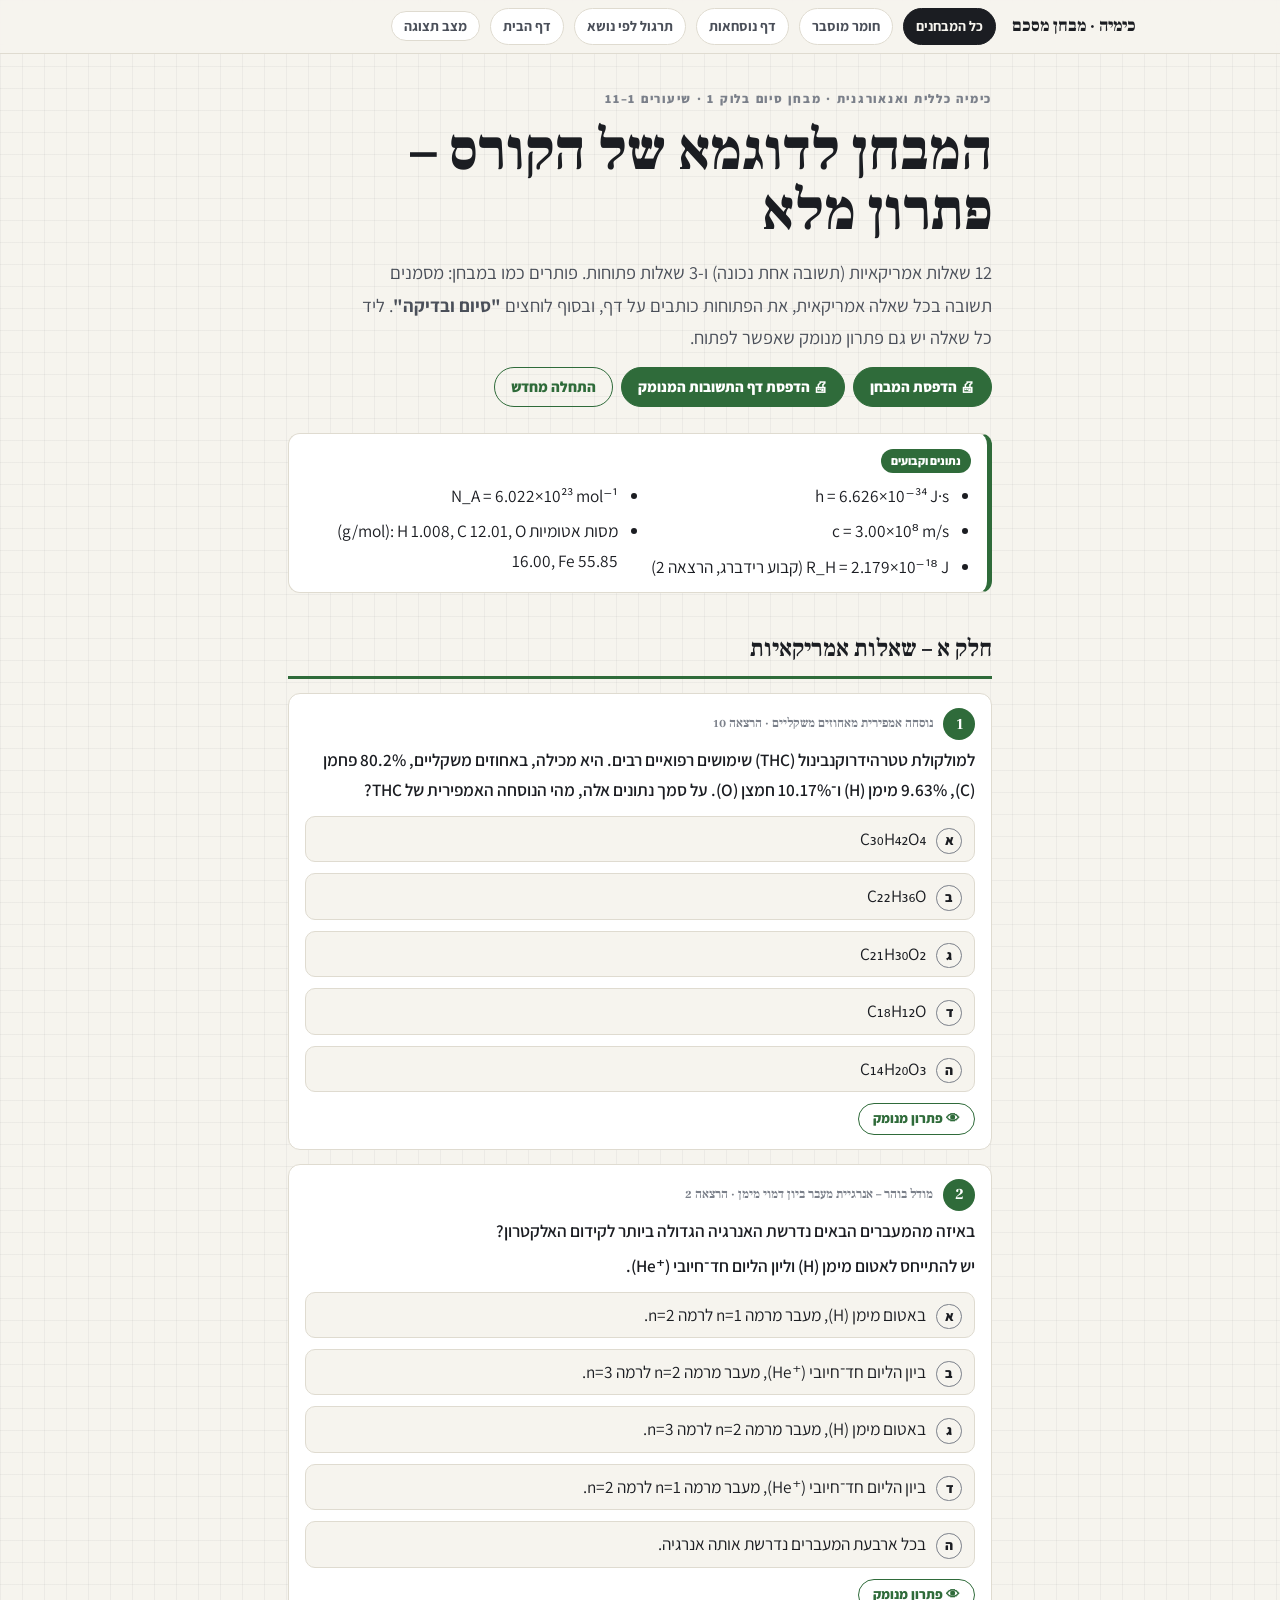
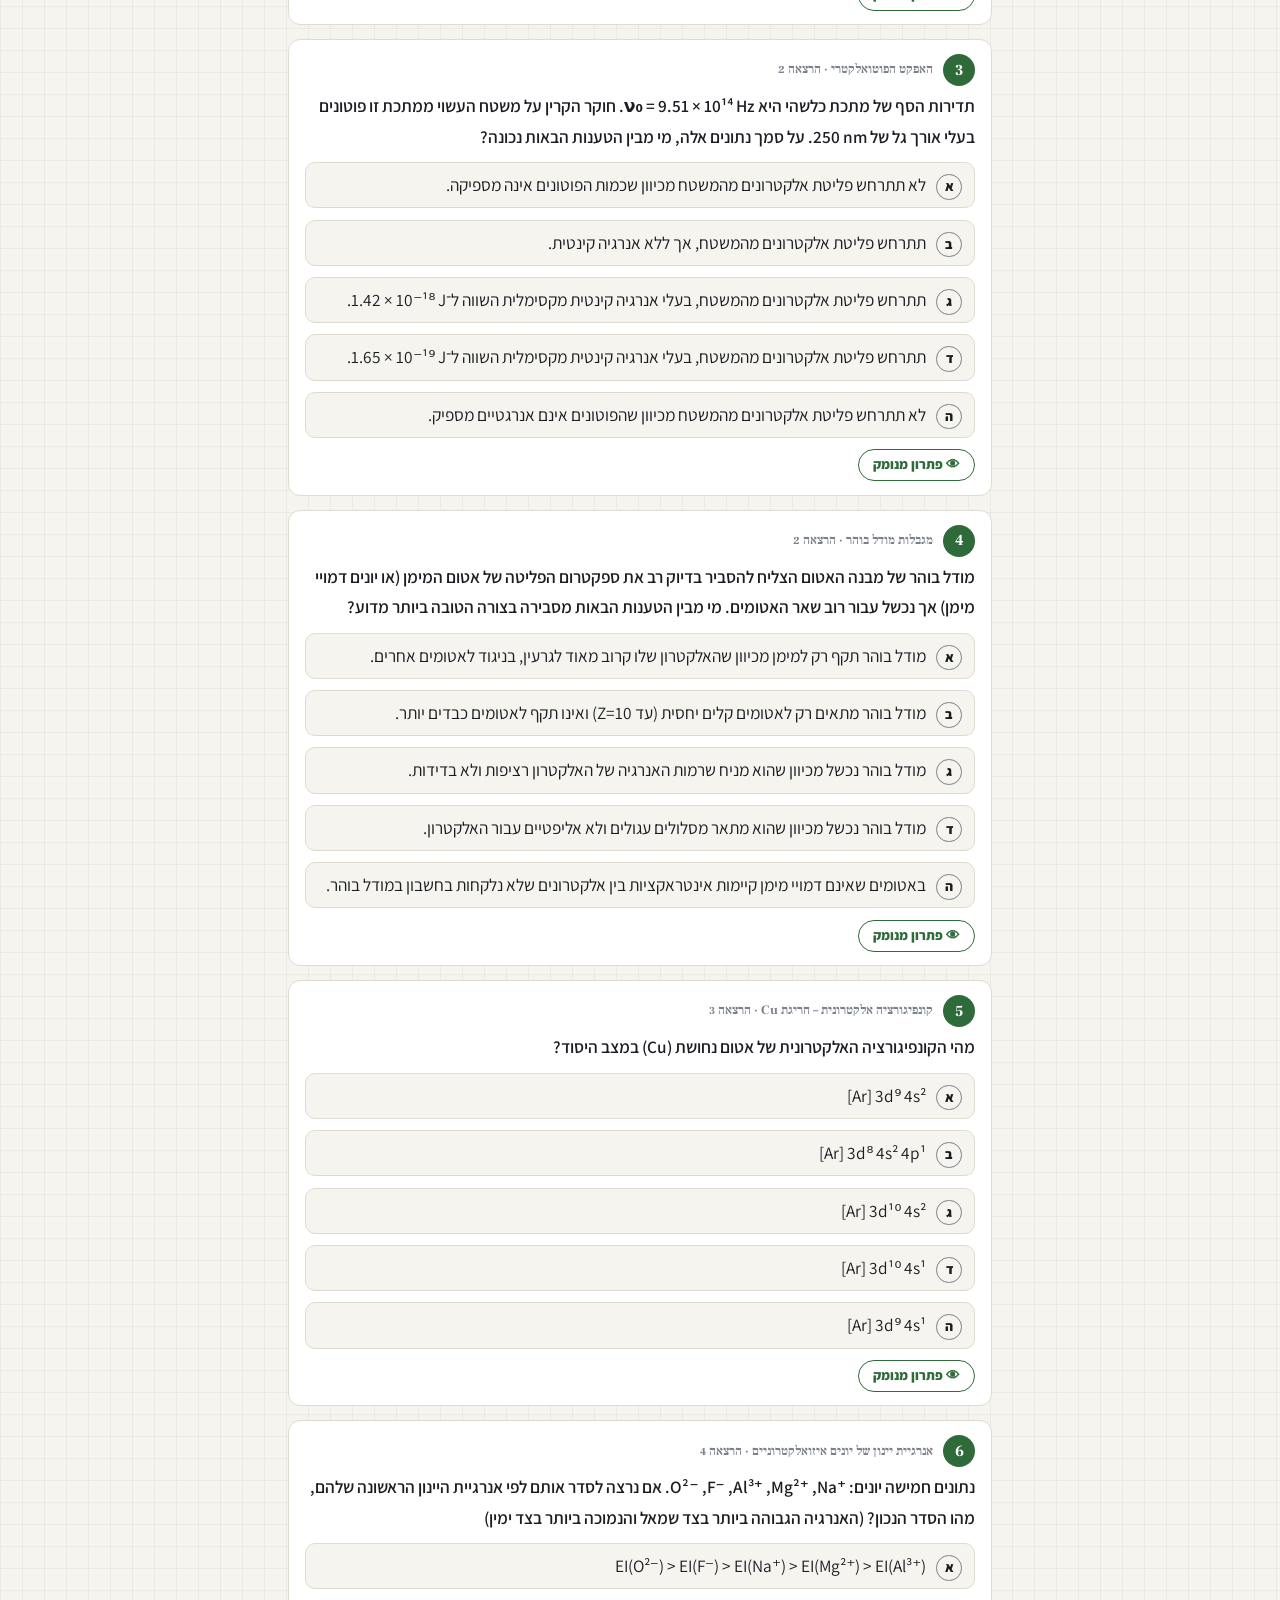
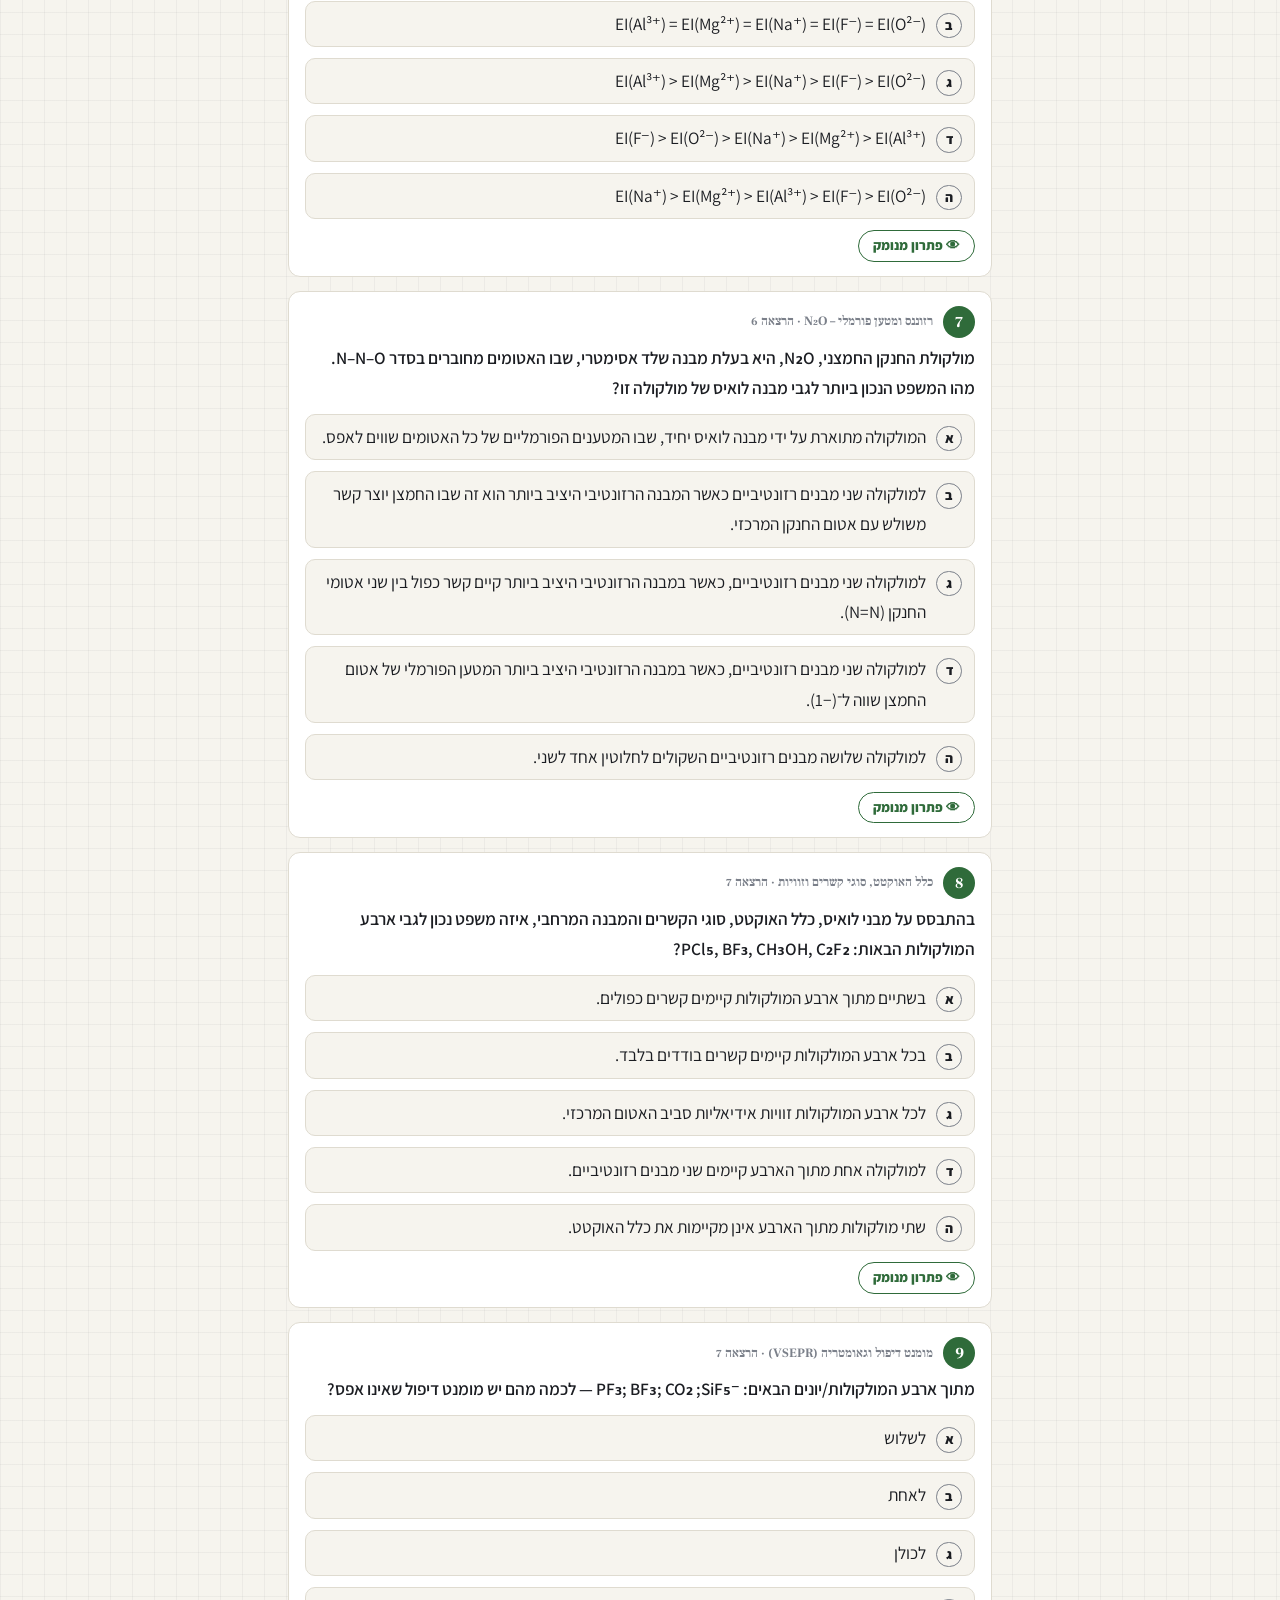
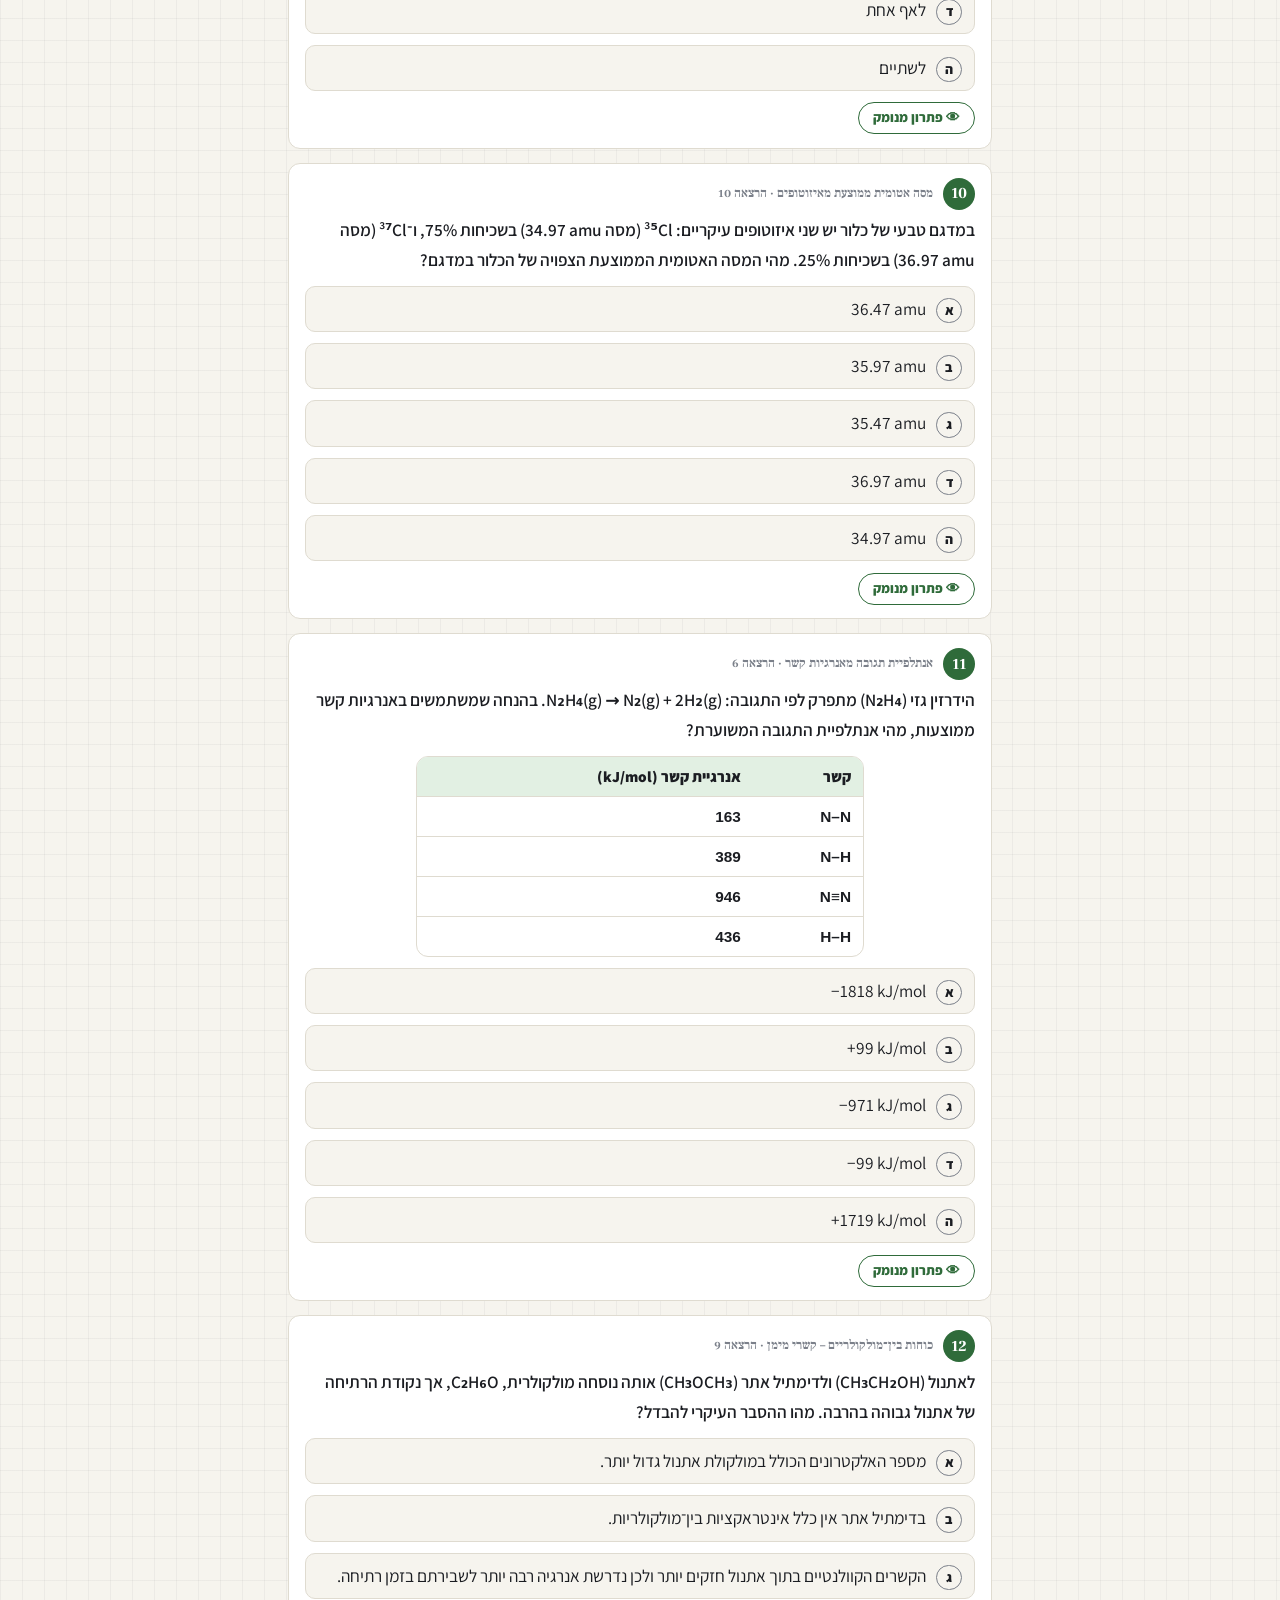
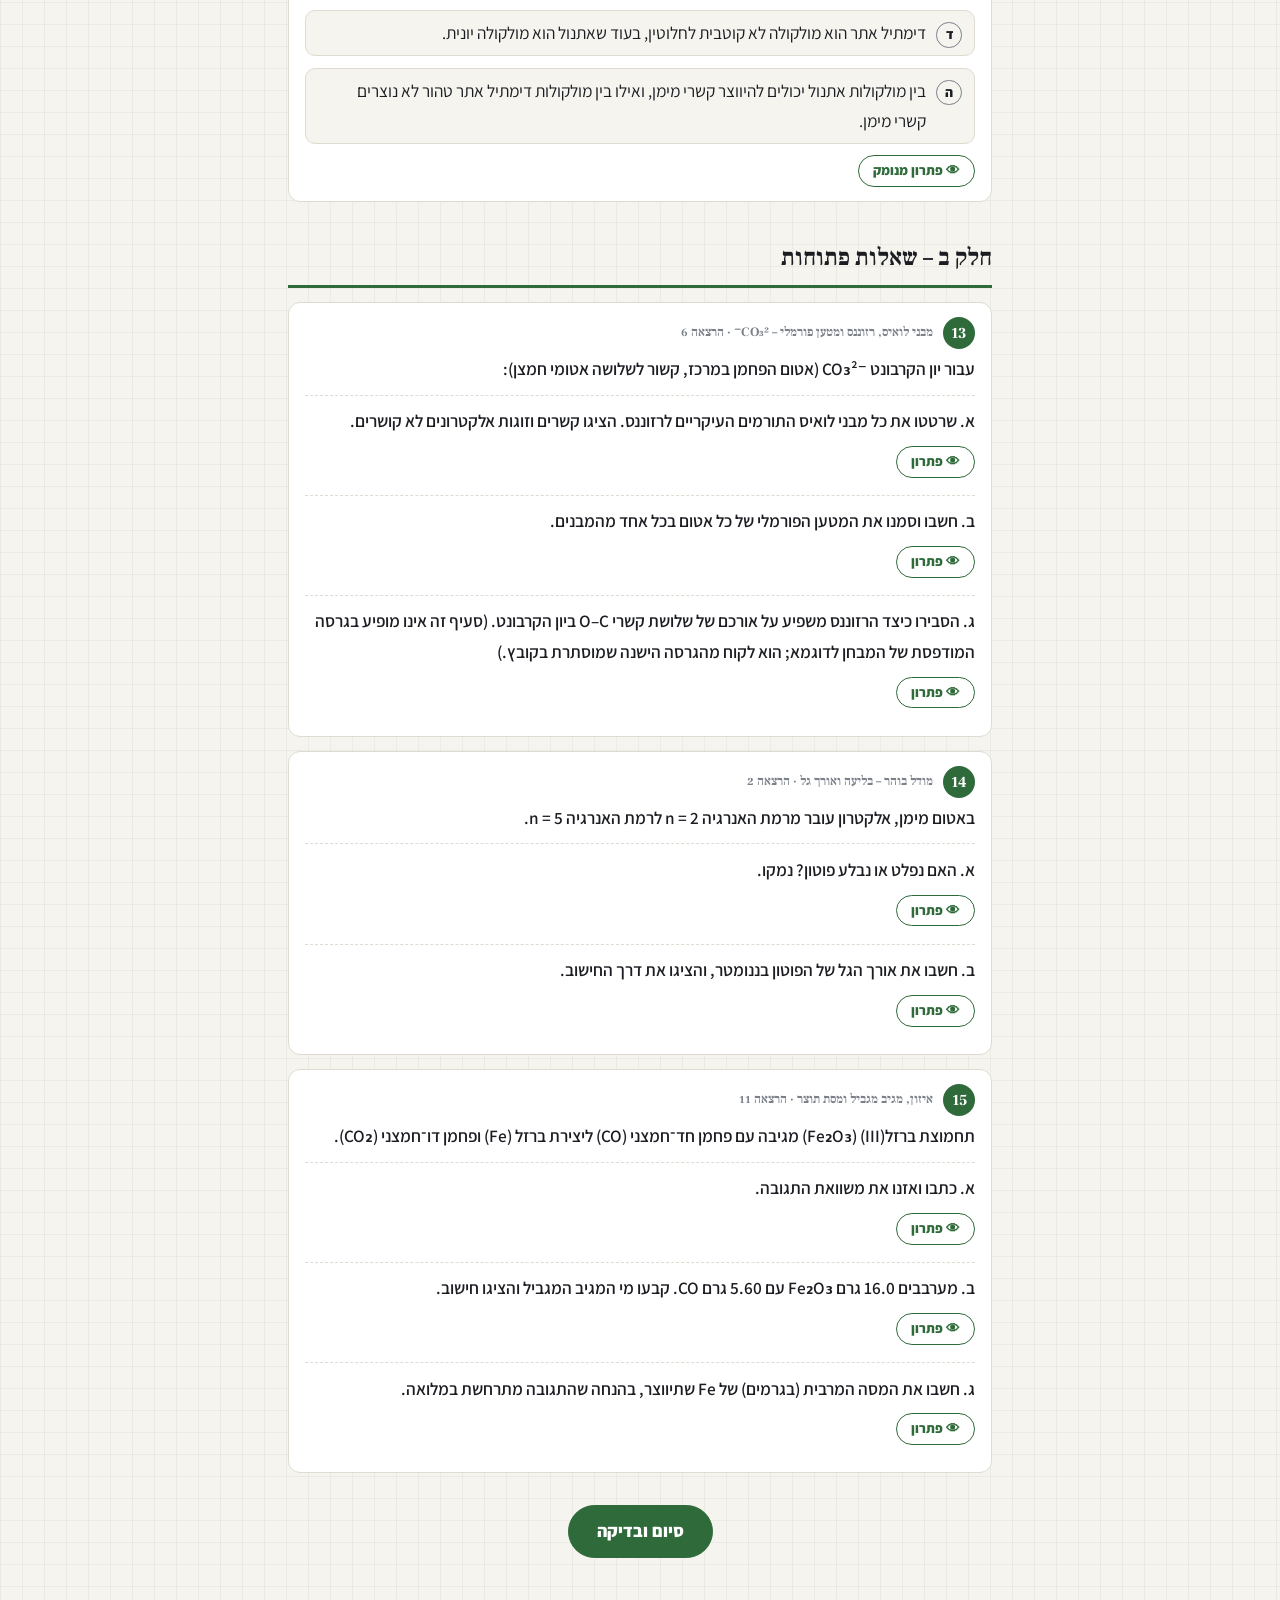
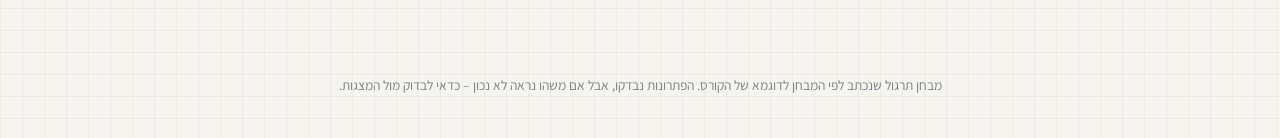
<file: docs/exam-sample.html>
<!doctype html>
<html lang="he" dir="rtl">
<head>
<meta charset="utf-8">
<meta name="viewport" content="width=device-width, initial-scale=1, viewport-fit=cover">
<title>המבחן לדוגמא של הקורס – פתרון מלא – כימיה</title>
<meta name="description" content="מבחן לדוגמא עם פתרונות מנומקים – כימיה כללית ואנאורגנית">
<link rel="preconnect" href="https://fonts.googleapis.com">
<link rel="preconnect" href="https://fonts.gstatic.com" crossorigin>
<link rel="stylesheet" href="https://fonts.googleapis.com/css2?family=Assistant:wght@400;500;600;700;800&family=Frank+Ruhl+Libre:wght@400;500;700;900&display=swap">
<link rel="stylesheet" href="site.css">
<link rel="stylesheet" href="exam.css">
<script data-goatcounter="https://zivgabel.goatcounter.com/count" async src="https://gc.zgo.at/count.js"></script>
</head>
<body data-part="exam">

<nav class="topbar" aria-label="ניווט"><div class="in">
  <b>כימיה · מבחן מסכם</b>
  <a class="pill go" href="exams.html">כל המבחנים</a>
  <a class="pill" href="guide.html">חומר מוסבר</a>
  <a class="pill" href="formulas.html">דף נוסחאות</a>
  <a class="pill" href="practice.html">תרגול לפי נושא</a>
  <a class="pill" href="index.html">דף הבית</a>
  <button class="pill btn" id="themeBtn" type="button">מצב תצוגה</button>
</div></nav>
<header class="hero xhero">
  <div class="kicker">כימיה כללית ואנאורגנית · מבחן סיום בלוק 1 · שיעורים 1–11</div>
  <h1>המבחן לדוגמא של הקורס – פתרון מלא</h1>
  <p class="lede">12 שאלות אמריקאיות (תשובה אחת נכונה) ו-3 שאלות פתוחות. פותרים כמו במבחן: מסמנים תשובה בכל שאלה אמריקאית, את הפתוחות כותבים על דף, ובסוף לוחצים <b>"סיום ובדיקה"</b>. ליד כל שאלה יש גם פתרון מנומק שאפשר לפתוח.</p>
  <div class="xbar">
    <button class="xbtn" type="button" data-act="print-exam">🖨 הדפסת המבחן</button>
    <button class="xbtn" type="button" data-act="print-key">🖨 הדפסת דף התשובות המנומק</button>
    <button class="xbtn ghost" type="button" data-act="reset">התחלה מחדש</button>
  </div>
</header>
<main class="xwrap" data-exam="sample">
<div class="xconst"><span class="tag">נתונים וקבועים</span><ul><li><span class="li">h = 6.626×10⁻³⁴ J·s</span></li><li><span class="li">c = 3.00×10⁸ m/s</span></li><li>R_H = 2.179×10⁻¹⁸ J (קבוע רידברג, הרצאה 2)</li><li><span class="li">N_A = 6.022×10²³ mol⁻¹</span></li><li>מסות אטומיות <span class="li">(g/mol): H 1.008, C 12.01, O 16.00, Fe 55.85</span></li></ul></div>
<h2 class="xsec">חלק א – שאלות אמריקאיות</h2>
<article class="xq" id="q1" data-a="2">
<h3><span class="xn">1</span><small>נוסחה אמפירית מאחוזים משקליים · הרצאה 10</small></h3>
<p class="xstem">למולקולת טטרהידרוקנבינול (THC) שימושים רפואיים רבים. היא מכילה, באחוזים משקליים, 80.2% פחמן (C), 9.63% מימן (H) ו־10.17% חמצן (O). על סמך נתונים אלה, מהי הנוסחה האמפירית של THC?</p>
<ol class="xopts"><li><button type="button" class="xo" data-i="0"><span class="L">א</span><span class="t"><span class="li">C₃₀H₄₂O₄</span></span></button></li><li><button type="button" class="xo" data-i="1"><span class="L">ב</span><span class="t"><span class="li">C₂₂H₃₆O</span></span></button></li><li><button type="button" class="xo" data-i="2"><span class="L">ג</span><span class="t"><span class="li">C₂₁H₃₀O₂</span></span></button></li><li><button type="button" class="xo" data-i="3"><span class="L">ד</span><span class="t"><span class="li">C₁₈H₁₂O</span></span></button></li><li><button type="button" class="xo" data-i="4"><span class="L">ה</span><span class="t"><span class="li">C₁₄H₂₀O₃</span></span></button></li></ol>
<details class="xsol"><summary>פתרון מנומק</summary><div class="xbody">
<p class="xans">התשובה הנכונה: <b>ג</b></p>
<p>הרעיון: מניחים <span class="li">100 g</span> של החומר, כך שכל אחוז הופך לגרמים. ממירים כל מסה למולים, מחלקים במספר המולים הקטן ביותר, ואם יוצא שבר – מכפילים עד שמתקבלים מספרים שלמים.</p><p><span class="li">n(C) = 80.2 / 12.01 = 6.678 mol</span></p><p><span class="li">n(H) = 9.63 / 1.008 = 9.554 mol</span></p><p><span class="li">n(O) = 10.17 / 16.00 = 0.6356 mol</span></p><p>מחלקים ב־0.6356 (המספר הקטן ביותר):</p><p><span class="li">C : H : O = 10.51 : 15.03 : 1</span></p><p>המספר 10.5 אינו שלם (חצי), ולכן מכפילים הכול ב־2:</p><p><span class="li">C : H : O = 21.0 : 30.1 : 2 → C₂₁H₃₀O₂</span></p><p>בדיקה הפוכה: <span class="li">M = 21×12.01 + 30×1.008 + 2×16.00 = 314.45 g/mol</span>, ואחוז הפחמן = 252.21 / 314.45 = 80.2% ✔</p><p>תשובה: ג. (בגרסה האחרת של השאלה שבקובץ כתוב 80.16% פחמן, ומתקבלת אותה תשובה.)</p>
<div class="xwhy"><b>למה לא האחרות:</b><ul><li><b>א.</b> זו בכלל לא נוסחה אמפירית: אפשר לצמצם אותה ב־2 (ל־C₁₅H₂₁O₂). גם ההרכב לא מתאים, כי אחוז הפחמן בה 77.2% בלבד.</li><li><b>ב.</b> אחוז הפחמן בה 83.5% ואחוז החמצן 5.1% בלבד – מעט מדי חמצן ביחס לנתונים.</li><li><b>ד.</b> אחוז הפחמן בה 88.5% ואחוז המימן 5.0% בלבד – מעט מדי מימן.</li><li><b>ה.</b> אחוז החמצן בה 20.3%, כמעט פי 2 מהנתון (10.17%).</li></ul></div>
</div></details>
</article>
<article class="xq" id="q2" data-a="3">
<h3><span class="xn">2</span><small>מודל בוהר – אנרגיית מעבר ביון דמוי מימן · הרצאה 2</small></h3>
<p class="xstem">באיזה מהמעברים הבאים נדרשת האנרגיה הגדולה ביותר לקידום האלקטרון?</p><p class="xstem">יש להתייחס לאטום מימן (H) וליון הליום חד־חיובי (<span class="li">He⁺</span>).</p>
<ol class="xopts"><li><button type="button" class="xo" data-i="0"><span class="L">א</span><span class="t">באטום מימן (H), מעבר מרמה <span class="li">n=1</span> לרמה <span class="li">n=2</span>.</span></button></li><li><button type="button" class="xo" data-i="1"><span class="L">ב</span><span class="t">ביון הליום חד־חיובי (<span class="li">He⁺</span>), מעבר מרמה <span class="li">n=2</span> לרמה <span class="li">n=3</span>.</span></button></li><li><button type="button" class="xo" data-i="2"><span class="L">ג</span><span class="t">באטום מימן (H), מעבר מרמה <span class="li">n=2</span> לרמה <span class="li">n=3</span>.</span></button></li><li><button type="button" class="xo" data-i="3"><span class="L">ד</span><span class="t">ביון הליום חד־חיובי (<span class="li">He⁺</span>), מעבר מרמה <span class="li">n=1</span> לרמה <span class="li">n=2</span>.</span></button></li><li><button type="button" class="xo" data-i="4"><span class="L">ה</span><span class="t">בכל ארבעת המעברים נדרשת אותה אנרגיה.</span></button></li></ol>
<details class="xsol"><summary>פתרון מנומק</summary><div class="xbody">
<p class="xans">התשובה הנכונה: <b>ד</b></p>
<p>לשני החלקיקים יש אלקטרון אחד, ולכן מודל בוהר תקף לשניהם. אנרגיית המעבר תלויה גם במטען הגרעין (Z²) וגם ברמות (הרצאה 2):</p><p><span class="li">ΔE = R_H·Z²·(1/ni² − 1/nf²), R_H = 2.179×10⁻¹⁸ J</span></p><p>א. מימן <span class="li">(Z = 1)</span>, מעבר מ־1 ל־2:</p><p><span class="li">ΔE = 2.179×10⁻¹⁸ × 1 × (1 − 1/4) = 1.63×10⁻¹⁸ J</span></p><p>ב. <span class="li">He⁺ ‏(Z = 2)</span>, מעבר מ־2 ל־3:</p><p><span class="li">ΔE = 2.179×10⁻¹⁸ × 4 × (1/4 − 1/9) = 1.21×10⁻¹⁸ J</span></p><p>ג. מימן <span class="li">(Z = 1)</span>, מעבר מ־2 ל־3:</p><p><span class="li">ΔE = 2.179×10⁻¹⁸ × 1 × (1/4 − 1/9) = 3.03×10⁻¹⁹ J</span></p><p>ד. <span class="li">He⁺ ‏(Z = 2)</span>, מעבר מ־1 ל־2:</p><p><span class="li">ΔE = 2.179×10⁻¹⁸ × 4 × (1 − 1/4) = 6.54×10⁻¹⁸ J</span></p><p>המעבר הגדול ביותר הוא ד, בדיוק פי <span class="li">4 (Z² = 4)</span> מאותו מעבר במימן. אפשר להשוות גם בלי מחשבון: הגורם <span class="li">Z²·(1/ni² − 1/nf²)</span> שווה ל־0.75, ‏0.56, ‏0.14 ו־3 בהתאמה.</p><p>תשובה: ד.</p><figure class="xfig"><svg viewBox="0 0 660 410" role="img" aria-label="רמות האנרגיה בקנה מידה של מימן ושל He+ עם ארבעת המעברים; המעבר מ-1 ל-2 ב-He+ הוא הגדול ביותר">
<defs><marker id="s2a" viewBox="0 0 10 10" refX="8" refY="5" markerWidth="7" markerHeight="7" orient="auto"><path class="fi" d="M0,0 L10,5 L0,10 z"/></marker></defs>
<defs><marker id="s2b" viewBox="0 0 10 10" refX="8" refY="5" markerWidth="7" markerHeight="7" orient="auto"><path class="fa" d="M0,0 L10,5 L0,10 z"/></marker></defs>
<line class="ln-d" x1="70" y1="44" x2="560" y2="44"/>
<text x="566" y="48" class="sm" style="font-size:12px">E = 0</text>
<text x="185" y="398" text-anchor="middle" class="b">H (Z = 1)</text>
<text x="455" y="398" text-anchor="middle" class="b">He⁺ (Z = 2)</text>
<line class="ln" x1="110" y1="126.8" x2="260" y2="126.8"/>
<text x="105" y="130.8" text-anchor="end" class="sm" style="font-size:12px">n=1</text>
<text x="265" y="130.8" class="sm" style="font-size:12px">-2.18</text>
<line class="ln" x1="110" y1="64.7" x2="260" y2="64.7"/>
<text x="105" y="74.7" text-anchor="end" class="sm" style="font-size:12px">n=2</text>
<text x="265" y="74.7" class="sm" style="font-size:12px">-0.54</text>
<line class="ln" x1="110" y1="53.2" x2="260" y2="53.2"/>
<text x="105" y="52.2" text-anchor="end" class="sm" style="font-size:12px">n=3</text>
<text x="265" y="52.2" class="sm" style="font-size:12px">-0.24</text>
<line class="ln" x1="380" y1="375.2" x2="530" y2="375.2"/>
<text x="375" y="379.2" text-anchor="end" class="sm" style="font-size:12px">n=1</text>
<text x="535" y="379.2" class="sm" style="font-size:12px">-8.72</text>
<line class="ln" x1="380" y1="126.8" x2="530" y2="126.8"/>
<text x="375" y="130.8" text-anchor="end" class="sm" style="font-size:12px">n=2</text>
<text x="535" y="130.8" class="sm" style="font-size:12px">-2.18</text>
<line class="ln" x1="380" y1="80.8" x2="530" y2="80.8"/>
<text x="375" y="84.8" text-anchor="end" class="sm" style="font-size:12px">n=3</text>
<text x="535" y="84.8" class="sm" style="font-size:12px">-0.97</text>
<line class="ln" x1="140" y1="124.8" x2="140" y2="67.7" marker-end="url(#s2a)"/>
<text x="148" y="100.8" class="b">א  1.63</text>
<line class="ln" x1="220" y1="62.7" x2="220" y2="56.2" marker-end="url(#s2a)"/>
<text x="226" y="96.7" class="b">ג  0.30</text>
<line class="ln" x1="420" y1="124.8" x2="420" y2="83.8" marker-end="url(#s2a)"/>
<text x="428" y="108.8" class="b">ב  1.21</text>
<line class="ln-ac" x1="490" y1="373.2" x2="490" y2="129.8" marker-end="url(#s2b)"/>
<text x="498" y="256.0" class="ac">ד  6.54</text>
<text x="610" y="160" text-anchor="middle" class="sm" direction="rtl" style="font-size:12px">אנרגיות ב־</text>
<text x="610" y="176" text-anchor="middle" class="sm" style="font-size:12px">10⁻¹⁸ J</text>
<text x="610" y="250" text-anchor="middle" class="ac" direction="rtl" style="font-size:13px">ד הכי גדול</text>
<text x="610" y="268" text-anchor="middle" class="ac" style="font-size:13px">×Z² = ×4</text>
</svg></figure>
<div class="xwhy"><b>למה לא האחרות:</b><ul><li><b>א.</b> זה המעבר הגדול ביותר במימן <span class="li">(1.63×10⁻¹⁸ J)</span>, אבל אותו מעבר ב־<span class="li">He⁺</span> גדול פי <span class="li">Z² = 4</span>.</li><li><b>ב.</b> ה־Z² אכן מגדיל פי 4, אבל ההפרש <span class="li">1/4 − 1/9</span> קטן (0.14), ולכן מתקבל רק <span class="li">1.21×10⁻¹⁸ J</span>. מי שזוכר רק ש"ב־<span class="li">He⁺</span> האנרגיות גדולות יותר" עלול לבחור בזה.</li><li><b>ג.</b> זה המעבר הקטן ביותר מבין הארבעה <span class="li">(3.03×10⁻¹⁹ J)</span>: גם <span class="li">Z = 1</span> וגם הרמות העליונות צפופות.</li><li><b>ה.</b> ההפרש תלוי גם ב־Z וגם במספרי הרמות, ולכן ארבעת הערכים שונים זה מזה (ראו חישוב).</li></ul></div>
</div></details>
</article>
<article class="xq" id="q3" data-a="3">
<h3><span class="xn">3</span><small>האפקט הפוטואלקטרי · הרצאה 2</small></h3>
<p class="xstem">תדירות הסף של מתכת כלשהי היא ν₀ = 9.51 × 10¹⁴ Hz. חוקר הקרין על משטח העשוי ממתכת זו פוטונים בעלי אורך גל של <span class="li">250 nm</span>. על סמך נתונים אלה, מי מבין הטענות הבאות נכונה?</p>
<ol class="xopts"><li><button type="button" class="xo" data-i="0"><span class="L">א</span><span class="t">לא תתרחש פליטת אלקטרונים מהמשטח מכיוון שכמות הפוטונים אינה מספיקה.</span></button></li><li><button type="button" class="xo" data-i="1"><span class="L">ב</span><span class="t">תתרחש פליטת אלקטרונים מהמשטח, אך ללא אנרגיה קינטית.</span></button></li><li><button type="button" class="xo" data-i="2"><span class="L">ג</span><span class="t">תתרחש פליטת אלקטרונים מהמשטח, בעלי אנרגיה קינטית מקסימלית השווה ל־<span class="li">1.42 × 10⁻¹⁸ J</span>.</span></button></li><li><button type="button" class="xo" data-i="3"><span class="L">ד</span><span class="t">תתרחש פליטת אלקטרונים מהמשטח, בעלי אנרגיה קינטית מקסימלית השווה ל־<span class="li">1.65 × 10⁻¹⁹ J</span>.</span></button></li><li><button type="button" class="xo" data-i="4"><span class="L">ה</span><span class="t">לא תתרחש פליטת אלקטרונים מהמשטח מכיוון שהפוטונים אינם אנרגטיים מספיק.</span></button></li></ol>
<details class="xsol"><summary>פתרון מנומק</summary><div class="xbody">
<p class="xans">התשובה הנכונה: <b>ד</b></p>
<p>כל האנרגיה של פוטון אחד עוברת לאלקטרון אחד. אם היא גדולה מאנרגיית הסף, האלקטרון נפלט, והעודף הופך לאנרגיה קינטית (הרצאה 2):</p><p>אנרגיית הפוטון = אנרגיית הסף + האנרגיה הקינטית:</p><p><span class="li">E = E₀ + Ek</span></p><p>אנרגיית הסף:</p><p><span class="li">E₀ = hν₀ = 6.626×10⁻³⁴ × 9.51×10¹⁴ = 6.30×10⁻¹⁹ J</span></p><p>אנרגיית הפוטון:</p><p><span class="li">E = hc/λ = 6.626×10⁻³⁴ × 3.00×10⁸ / 250×10⁻⁹ = 7.95×10⁻¹⁹ J</span></p><p>אנרגיית הפוטון גדולה מאנרגיית הסף, ולכן יש פליטה. האנרגיה הקינטית המקסימלית:</p><p><span class="li">Ek = 7.95×10⁻¹⁹ − 6.30×10⁻¹⁹ = 1.65×10⁻¹⁹ J</span></p><p>תשובה: ד. (בגרסה האחרת של השאלה שבקובץ נתונה ישירות אנרגיית הסף, <span class="li">6.3×10⁻¹⁹ J</span>, ומתקבלת אותה תשובה.)</p>
<div class="xwhy"><b>למה לא האחרות:</b><ul><li><b>א.</b> כמות הפוטונים (עוצמת האור) קובעת כמה אלקטרונים נפלטים, לא אם הם נפלטים. ההכרעה תלויה רק באנרגיה של פוטון בודד.</li><li><b>ב.</b> אנרגיה קינטית אפס הייתה מתקבלת רק אם אנרגיית הפוטון שווה בדיוק לאנרגיית הסף. כאן יש עודף של <span class="li">1.65×10⁻¹⁹ J</span>.</li><li><b>ג.</b> הערך <span class="li">1.42×10⁻¹⁸ J</span> הוא <span class="li">7.95×10⁻¹⁹ + 6.30×10⁻¹⁹</span>: חיברו את אנרגיית הסף במקום להחסיר אותה.</li><li><b>ה.</b> אנרגיית הפוטון <span class="li">(7.95×10⁻¹⁹ J)</span> גדולה מאנרגיית הסף <span class="li">(6.30×10⁻¹⁹ J)</span>, כלומר הפוטון אנרגטי מספיק.</li></ul></div>
</div></details>
</article>
<article class="xq" id="q4" data-a="4">
<h3><span class="xn">4</span><small>מגבלות מודל בוהר · הרצאה 2</small></h3>
<p class="xstem">מודל בוהר של מבנה האטום הצליח להסביר בדיוק רב את ספקטרום הפליטה של אטום המימן (או יונים דמויי מימן) אך נכשל עבור רוב שאר האטומים. מי מבין הטענות הבאות מסבירה בצורה הטובה ביותר מדוע?</p>
<ol class="xopts"><li><button type="button" class="xo" data-i="0"><span class="L">א</span><span class="t">מודל בוהר תקף רק למימן מכיוון שהאלקטרון שלו קרוב מאוד לגרעין, בניגוד לאטומים אחרים.</span></button></li><li><button type="button" class="xo" data-i="1"><span class="L">ב</span><span class="t">מודל בוהר מתאים רק לאטומים קלים יחסית (עד <span class="li">Z=10</span>) ואינו תקף לאטומים כבדים יותר.</span></button></li><li><button type="button" class="xo" data-i="2"><span class="L">ג</span><span class="t">מודל בוהר נכשל מכיוון שהוא מניח שרמות האנרגיה של האלקטרון רציפות ולא בדידות.</span></button></li><li><button type="button" class="xo" data-i="3"><span class="L">ד</span><span class="t">מודל בוהר נכשל מכיוון שהוא מתאר מסלולים עגולים ולא אליפטיים עבור האלקטרון.</span></button></li><li><button type="button" class="xo" data-i="4"><span class="L">ה</span><span class="t">באטומים שאינם דמויי מימן קיימות אינטראקציות בין אלקטרונים שלא נלקחות בחשבון במודל בוהר.</span></button></li></ol>
<details class="xsol"><summary>פתרון מנומק</summary><div class="xbody">
<p class="xans">התשובה הנכונה: <b>ה</b></p>
<p>מודל בוהר מתאר אלקטרון יחיד שנמשך לגרעין, ולכן האנרגיה תלויה רק ב־Z וב־n:</p><p><span class="li">E = −R_H·Z²/n²</span></p><p>"דמוי מימן" פירושו בדיוק זה: אלקטרון אחד בלבד (H, <span class="li">He⁺</span>, <span class="li">Li²⁺</span>).</p><p>כשיש שני אלקטרונים או יותר, הם דוחים זה את זה ומסככים זה על זה מפני הגרעין. המודל אינו כולל את האינטראקציות האלה, ולכן הרמות שהוא מנבא שגויות כבר בהליום הנייטרלי.</p><p>תשובה: ה.</p>
<div class="xwhy"><b>למה לא האחרות:</b><ul><li><b>א.</b> הבעיה אינה המרחק מהגרעין. המודל עובד היטב גם ליונים דמויי מימן כמו <span class="li">Li²⁺</span>. מה שקובע הוא שיש אלקטרון אחד בלבד.</li><li><b>ב.</b> אין גבול של <span class="li">Z = 10</span>. המודל נכשל כבר בהליום הנייטרלי (<span class="li">Z = 2</span>, שני אלקטרונים), ומצליח בכל יון שיש לו אלקטרון אחד.</li><li><b>ג.</b> הפוך: החידוש של בוהר הוא שרמות האנרגיה בדידות (מקוונטטות), וכך הוא הסביר את הקווים הבדידים בספקטרום.</li><li><b>ד.</b> המודל אכן מניח מסלולים מעגליים, אבל מסלולים אליפטיים לא היו פותרים את הבעיה. הבעיה היא הדחייה בין האלקטרונים.</li></ul></div>
</div></details>
</article>
<article class="xq" id="q5" data-a="3">
<h3><span class="xn">5</span><small>קונפיגורציה אלקטרונית – חריגת Cu · הרצאה 3</small></h3>
<p class="xstem">מהי הקונפיגורציה האלקטרונית של אטום נחושת (Cu) במצב היסוד?</p>
<ol class="xopts"><li><button type="button" class="xo" data-i="0"><span class="L">א</span><span class="t"><span class="li">[Ar] 3d⁹ 4s²</span></span></button></li><li><button type="button" class="xo" data-i="1"><span class="L">ב</span><span class="t"><span class="li">[Ar] 3d⁸ 4s² 4p¹</span></span></button></li><li><button type="button" class="xo" data-i="2"><span class="L">ג</span><span class="t"><span class="li">[Ar] 3d¹⁰ 4s²</span></span></button></li><li><button type="button" class="xo" data-i="3"><span class="L">ד</span><span class="t"><span class="li">[Ar] 3d¹⁰ 4s¹</span></span></button></li><li><button type="button" class="xo" data-i="4"><span class="L">ה</span><span class="t"><span class="li">[Ar] 3d⁹ 4s¹</span></span></button></li></ol>
<details class="xsol"><summary>פתרון מנומק</summary><div class="xbody">
<p class="xans">התשובה הנכונה: <b>ד</b></p>
<p>לנחושת 29 אלקטרונים. 18 מהם בקליפת הארגון, ונשארו 11 לסדר.</p><p>לפי כלל אופבאו היינו מצפים ל־⁦<span class="li">[Ar] 3d⁹ 4s²</span>⁩. אבל תת־רמה d מלאה (d¹⁰) יציבה במיוחד, ולכן אלקטרון אחד עובר מ־4s ל־3d (הרצאה 3, יוצאי הדופן Cr ו־Cu):</p><p><span class="li">Cu = [Ar] 3d¹⁰ 4s¹ (18 + 10 + 1 = 29 ✔)</span></p><p>תשובה: ד. אותו היגיון עובד בכרום, ⁦<span class="li">[Ar] 3d⁵ 4s¹</span>⁩, כי גם תת־רמה d חצי־מלאה יציבה.</p>
<div class="xwhy"><b>למה לא האחרות:</b><ul><li><b>א.</b> זו הקונפיגורציה ה"צפויה" לפי אופבאו, בלי החריגה. בנחושת אלקטרון עובר מ־4s כדי למלא את 3d.</li><li><b>ב.</b> 4p מתמלא רק אחרי 3d, ולכן במצב היסוד לא יהיה אלקטרון ב־4p כש־3d לא מלא.</li><li><b>ג.</b> יש בה 30 אלקטרונים. זו הקונפיגורציה של אבץ (Zn), לא של נחושת.</li><li><b>ה.</b> יש בה רק 28 אלקטרונים – חסר אלקטרון אחד.</li></ul></div>
</div></details>
</article>
<article class="xq" id="q6" data-a="2">
<h3><span class="xn">6</span><small>אנרגיית יינון של יונים איזואלקטרוניים · הרצאה 4</small></h3>
<p class="xstem">נתונים חמישה יונים: <span class="li">Na⁺</span>, <span class="li">Mg²⁺</span>, <span class="li">Al³⁺</span>, <span class="li">F⁻</span>, <span class="li">O²⁻</span>. אם נרצה לסדר אותם לפי אנרגיית היינון הראשונה שלהם, מהו הסדר הנכון? (האנרגיה הגבוהה ביותר בצד שמאל והנמוכה ביותר בצד ימין)</p>
<ol class="xopts"><li><button type="button" class="xo" data-i="0"><span class="L">א</span><span class="t"><span class="li">EI(O²⁻) &gt; EI(F⁻) &gt; EI(Na⁺) &gt; EI(Mg²⁺) &gt; EI(Al³⁺)</span></span></button></li><li><button type="button" class="xo" data-i="1"><span class="L">ב</span><span class="t"><span class="li">EI(Al³⁺) = EI(Mg²⁺) = EI(Na⁺) = EI(F⁻) = EI(O²⁻)</span></span></button></li><li><button type="button" class="xo" data-i="2"><span class="L">ג</span><span class="t"><span class="li">EI(Al³⁺) &gt; EI(Mg²⁺) &gt; EI(Na⁺) &gt; EI(F⁻) &gt; EI(O²⁻)</span></span></button></li><li><button type="button" class="xo" data-i="3"><span class="L">ד</span><span class="t"><span class="li">EI(F⁻) &gt; EI(O²⁻) &gt; EI(Na⁺) &gt; EI(Mg²⁺) &gt; EI(Al³⁺)</span></span></button></li><li><button type="button" class="xo" data-i="4"><span class="L">ה</span><span class="t"><span class="li">EI(Na⁺) &gt; EI(Mg²⁺) &gt; EI(Al³⁺) &gt; EI(F⁻) &gt; EI(O²⁻)</span></span></button></li></ol>
<details class="xsol"><summary>פתרון מנומק</summary><div class="xbody">
<p class="xans">התשובה הנכונה: <b>ג</b></p>
<p>לכל חמשת היונים 10 אלקטרונים באותה קונפיגורציה (1s² 2s² 2p⁶, כמו Ne), כלומר הם איזואלקטרוניים. ההבדל היחיד הוא מספר הפרוטונים בגרעין:</p><p><span class="li">O (8) &lt; F (9) &lt; Na (11) &lt; Mg (12) &lt; Al (13)</span></p><p>ככל שיותר פרוטונים מושכים את אותם 10 אלקטרונים, היון קטן יותר והאלקטרונים מוחזקים חזק יותר. לכן קשה יותר להוציא אלקטרון (הרצאה 4, יונים איזואלקטרוניים):</p><p><span class="li">EI(Al³⁺) &gt; EI(Mg²⁺) &gt; EI(Na⁺) &gt; EI(F⁻) &gt; EI(O²⁻)</span></p><p>לשם המחשה, ערכים מהספרות <span class="li">(kJ/mol)</span>:</p><p><span class="li">Al³⁺ ≈ 11577, Mg²⁺ ≈ 7733, Na⁺ ≈ 4562, F⁻ ≈ 328</span></p><p>ל־<span class="li">O²⁻</span> בגז אנרגיית היינון אפילו שלילית, כי היון אינו יציב לבדו. זה לא משנה את הסדר.</p><p>תשובה: ג.</p>
<div class="xwhy"><b>למה לא האחרות:</b><ul><li><b>א.</b> זה הסדר ההפוך. באניונים יש יותר אלקטרונים מפרוטונים, ולכן קל יחסית להוציא מהם אלקטרון.</li><li><b>ב.</b> קונפיגורציה זהה אינה אומרת אנרגיה זהה: מטען הגרעין שונה, ולכן גם המשיכה שונה.</li><li><b>ד.</b> גם כאן האניונים לפני הקטיונים, וגם הסדר בין שני האניונים הפוך. ל־<span class="li">F⁻</span> יש רק 9 פרוטונים מול 10 אלקטרונים, ול־<span class="li">Na⁺</span> יש 11 פרוטונים.</li><li><b>ה.</b> סדר הקטיונים הפוך: ל־<span class="li">Al³⁺</span> יש 13 פרוטונים, ולכן הוא מחזיק את האלקטרונים חזק יותר מ־<span class="li">Na⁺</span>, שיש לו 11.</li></ul></div>
</div></details>
</article>
<article class="xq" id="q7" data-a="3">
<h3><span class="xn">7</span><small>רזוננס ומטען פורמלי – N₂O · הרצאה 6</small></h3>
<p class="xstem">מולקולת החנקן החמצני, N₂O, היא בעלת מבנה שלד אסימטרי, שבו האטומים מחוברים בסדר N–N–O. מהו המשפט הנכון ביותר לגבי מבנה לואיס של מולקולה זו?</p>
<ol class="xopts"><li><button type="button" class="xo" data-i="0"><span class="L">א</span><span class="t">המולקולה מתוארת על ידי מבנה לואיס יחיד, שבו המטענים הפורמליים של כל האטומים שווים לאפס.</span></button></li><li><button type="button" class="xo" data-i="1"><span class="L">ב</span><span class="t">למולקולה שני מבנים רזונטיביים כאשר המבנה הרזונטיבי היציב ביותר הוא זה שבו החמצן יוצר קשר משולש עם אטום החנקן המרכזי.</span></button></li><li><button type="button" class="xo" data-i="2"><span class="L">ג</span><span class="t">למולקולה שני מבנים רזונטיביים, כאשר במבנה הרזונטיבי היציב ביותר קיים קשר כפול בין שני אטומי החנקן <span class="li">(N=N)</span>.</span></button></li><li><button type="button" class="xo" data-i="3"><span class="L">ד</span><span class="t">למולקולה שני מבנים רזונטיביים, כאשר במבנה הרזונטיבי היציב ביותר המטען הפורמלי של אטום החמצן שווה ל־<span class="li">(1−)</span>.</span></button></li><li><button type="button" class="xo" data-i="4"><span class="L">ה</span><span class="t">למולקולה שלושה מבנים רזונטיביים השקולים לחלוטין אחד לשני.</span></button></li></ol>
<details class="xsol"><summary>פתרון מנומק</summary><div class="xbody">
<p class="xans">התשובה הנכונה: <b>ד</b></p>
<p>סופרים אלקטרוני ערכיות: <span class="li">5 + 5 + 6 = 16</span> אלקטרונים (8 זוגות). עם השלד N–N–O ואוקטט לכל אטום אפשר לכתוב שלושה מבנים (ראו איור). המטענים הפורמליים לפי הסדר N, N, O:</p><p><span class="li">(I) N=N=O: FC = −1, +1, 0</span></p><p><span class="li">(II) N≡N–O: FC = 0, +1, −1</span></p><p><span class="li">(III) N–N≡O: FC = −2, +1, +1</span></p><p>חישוב לדוגמה לחמצן במבנה II (3 זוגות לא קושרים וקשר בודד אחד):</p><p><span class="li">FC(O) = 6 − 6 − ½×2 = −1</span></p><p>מבנה III כמעט לא תורם: יש בו מטען גדול <span class="li">(−2)</span>, מטען חיובי על האטום האלקטרושלילי ביותר (O), ושני מטענים חיוביים על אטומים שכנים (הכלל הרביעי בהרצאה 6). במבנים I ו־II גודל המטענים זהה, ולכן מכריע הכלל מהרצאה 6: מטען שלילי צריך להיות על האטום האלקטרושלילי יותר. החמצן (3.5) אלקטרושלילי יותר מהחנקן (3.0), ולכן מבנה II, עם <span class="li">−1</span> על החמצן, הוא היציב ביותר.</p><p>תשובה: ד.</p><p>הערה על השאלה: המשפט "שני מבנים רזונטיביים" מתעלם מהמבנה השלישי (התורם הזניח). במציאות גם למבנה I יש תרומה משמעותית: אורכי הקשרים הנמדדים (N–N כ־<span class="li">113 pm</span>, ‏N–O כ־<span class="li">119 pm</span>) נמצאים בין הערכים של שני המבנים. לפי כללי הקורס, ד היא התשובה הנכונה ביותר.</p><figure class="xfig"><svg viewBox="0 0 720 165" role="img" aria-label="שלושת מבני הרזוננס של N2O עם זוגות לא קושרים ומטענים פורמליים; המבנה N משולש N יחיד O הוא המועדף">
<line class="ln" x1="53.6" y1="76.5" x2="86.4" y2="76.5"/>
<line class="ln" x1="53.6" y1="83.5" x2="86.4" y2="83.5"/>
<line class="ln" x1="113.6" y1="76.5" x2="146.4" y2="76.5"/>
<line class="ln" x1="113.6" y1="83.5" x2="146.4" y2="83.5"/>
<text x="40" y="87.9" text-anchor="middle" class="b" style="font-size:22px">N</text>
<text x="100" y="87.9" text-anchor="middle" class="b" style="font-size:22px">N</text>
<text x="160" y="87.9" text-anchor="middle" class="b" style="font-size:22px">O</text>
<circle class="fi" cx="31.6" cy="63.5" r="2.3"/>
<circle class="fi" cx="25.2" cy="68.9" r="2.3"/>
<circle class="fi" cx="25.2" cy="91.1" r="2.3"/>
<circle class="fi" cx="31.6" cy="96.5" r="2.3"/>
<circle class="fi" cx="168.4" cy="96.5" r="2.3"/>
<circle class="fi" cx="174.8" cy="91.1" r="2.3"/>
<circle class="fi" cx="174.8" cy="68.9" r="2.3"/>
<circle class="fi" cx="168.4" cy="63.5" r="2.3"/>
<circle class="bx" cx="40" cy="48.1" r="11"/>
<text x="40" y="52.6" text-anchor="middle" class="tr" style="font-size:12px">−1</text>
<circle class="bx" cx="100" cy="48.1" r="11"/>
<text x="100" y="52.6" text-anchor="middle" class="tr" style="font-size:12px">+1</text>
<circle class="bx" cx="160" cy="48.1" r="11"/>
<text x="160" y="52.6" text-anchor="middle" class="sm" style="font-size:12px">0</text>
<line class="ln" x1="303.6" y1="74" x2="336.4" y2="74"/>
<line class="ln" x1="303.6" y1="80" x2="336.4" y2="80"/>
<line class="ln" x1="303.6" y1="86" x2="336.4" y2="86"/>
<line class="ln" x1="363.6" y1="80" x2="396.4" y2="80"/>
<text x="290" y="87.9" text-anchor="middle" class="b" style="font-size:22px">N</text>
<text x="350" y="87.9" text-anchor="middle" class="b" style="font-size:22px">N</text>
<text x="410" y="87.9" text-anchor="middle" class="b" style="font-size:22px">O</text>
<circle class="fi" cx="272" cy="75.8" r="2.3"/>
<circle class="fi" cx="272" cy="84.2" r="2.3"/>
<circle class="fi" cx="405.8" cy="98" r="2.3"/>
<circle class="fi" cx="414.2" cy="98" r="2.3"/>
<circle class="fi" cx="428" cy="84.2" r="2.3"/>
<circle class="fi" cx="428" cy="75.8" r="2.3"/>
<circle class="fi" cx="414.2" cy="62" r="2.3"/>
<circle class="fi" cx="405.8" cy="62" r="2.3"/>
<circle class="bx" cx="290" cy="48.1" r="11"/>
<text x="290" y="52.6" text-anchor="middle" class="sm" style="font-size:12px">0</text>
<circle class="bx" cx="350" cy="48.1" r="11"/>
<text x="350" y="52.6" text-anchor="middle" class="tr" style="font-size:12px">+1</text>
<circle class="bx" cx="432.6" cy="57.4" r="11"/>
<text x="432.6" y="61.9" text-anchor="middle" class="tr" style="font-size:12px">−1</text>
<line class="ln" x1="553.6" y1="80" x2="586.4" y2="80"/>
<line class="ln" x1="613.6" y1="74" x2="646.4" y2="74"/>
<line class="ln" x1="613.6" y1="80" x2="646.4" y2="80"/>
<line class="ln" x1="613.6" y1="86" x2="646.4" y2="86"/>
<text x="540" y="87.9" text-anchor="middle" class="b" style="font-size:22px">N</text>
<text x="600" y="87.9" text-anchor="middle" class="b" style="font-size:22px">N</text>
<text x="660" y="87.9" text-anchor="middle" class="b" style="font-size:22px">O</text>
<circle class="fi" cx="544.2" cy="62" r="2.3"/>
<circle class="fi" cx="535.8" cy="62" r="2.3"/>
<circle class="fi" cx="522" cy="75.8" r="2.3"/>
<circle class="fi" cx="522" cy="84.2" r="2.3"/>
<circle class="fi" cx="535.8" cy="98" r="2.3"/>
<circle class="fi" cx="544.2" cy="98" r="2.3"/>
<circle class="fi" cx="678" cy="84.2" r="2.3"/>
<circle class="fi" cx="678" cy="75.8" r="2.3"/>
<circle class="bx" cx="517.4" cy="57.4" r="11"/>
<text x="517.4" y="61.9" text-anchor="middle" class="tr" style="font-size:12px">−2</text>
<circle class="bx" cx="600" cy="48.1" r="11"/>
<text x="600" y="52.6" text-anchor="middle" class="tr" style="font-size:12px">+1</text>
<circle class="bx" cx="660" cy="48.1" r="11"/>
<text x="660" y="52.6" text-anchor="middle" class="tr" style="font-size:12px">+1</text>
<defs><marker id="s7a" viewBox="0 0 10 10" refX="8" refY="5" markerWidth="7" markerHeight="7" orient="auto-start-reverse"><path class="fi" d="M0,0 L10,5 L0,10 z"/></marker></defs><line class="ln" x1="198" y1="80" x2="262" y2="80" marker-start="url(#s7a)" marker-end="url(#s7a)"/>
<defs><marker id="s7ax" viewBox="0 0 10 10" refX="8" refY="5" markerWidth="7" markerHeight="7" orient="auto-start-reverse"><path class="fi" d="M0,0 L10,5 L0,10 z"/></marker></defs><line class="ln" x1="448" y1="80" x2="512" y2="80" marker-start="url(#s7ax)" marker-end="url(#s7ax)"/>
<rect class="bx-ac" x="250" y="122" width="200" height="30" rx="6"/>
<text x="100" y="142" text-anchor="middle" class="sm" direction="rtl" style="font-size:13px">תורם חשוב, −1 על N (I)</text>
<text x="350" y="142" text-anchor="middle" class="ac" direction="rtl" style="font-size:13px">המבנה המועדף, −1 על O (II)</text>
<text x="600" y="142" text-anchor="middle" class="tr" direction="rtl" style="font-size:13px">תורם זניח, +1 על O (III)</text>
</svg></figure>
<div class="xwhy"><b>למה לא האחרות:</b><ul><li><b>א.</b> אין ל־N₂O מבנה שבו כל המטענים אפס: לחנקן המרכזי 4 קשרים ואין לו זוגות לא קושרים, ולכן המטען הפורמלי שלו תמיד <span class="li">+1</span> (ראו החישוב בפתרון).</li><li><b>ב.</b> במבנה N–N≡O לחמצן יש מטען <span class="li">+1</span> ולחנקן הקצה <span class="li">−2</span>. אלה מטענים גדולים, ויש בו מטען חיובי על האטום האלקטרושלילי ביותר. זה התורם הכי פחות יציב.</li><li><b>ג.</b> <span class="li">N=N=O</span> הוא אכן מבנה רזונטיבי, אבל בו המטען השלילי <span class="li">(−1)</span> נמצא על חנקן, שפחות אלקטרושלילי מחמצן. לכן הוא פחות יציב מ־N≡N–O.</li><li><b>ה.</b> המבנים אינם שקולים: פיזור המטענים שונה בכל אחד. מבנים שקולים לחלוטין מתקבלים רק כשאטומי הקצה זהים, כמו בקרבונט או באוזון.</li></ul></div>
</div></details>
</article>
<article class="xq" id="q8" data-a="4">
<h3><span class="xn">8</span><small>כלל האוקטט, סוגי קשרים וזוויות · הרצאה 7</small></h3>
<p class="xstem">בהתבסס על מבני לואיס, כלל האוקטט, סוגי הקשרים והמבנה המרחבי, איזה משפט נכון לגבי ארבע המולקולות הבאות: PCl₅, BF₃, CH₃OH, C₂F₂?</p>
<ol class="xopts"><li><button type="button" class="xo" data-i="0"><span class="L">א</span><span class="t">בשתיים מתוך ארבע המולקולות קיימים קשרים כפולים.</span></button></li><li><button type="button" class="xo" data-i="1"><span class="L">ב</span><span class="t">בכל ארבע המולקולות קיימים קשרים בודדים בלבד.</span></button></li><li><button type="button" class="xo" data-i="2"><span class="L">ג</span><span class="t">לכל ארבע המולקולות זוויות אידיאליות סביב האטום המרכזי.</span></button></li><li><button type="button" class="xo" data-i="3"><span class="L">ד</span><span class="t">למולקולה אחת מתוך הארבע קיימים שני מבנים רזונטיביים.</span></button></li><li><button type="button" class="xo" data-i="4"><span class="L">ה</span><span class="t">שתי מולקולות מתוך הארבע אינן מקיימות את כלל האוקטט.</span></button></li></ol>
<details class="xsol"><summary>פתרון מנומק</summary><div class="xbody">
<p class="xans">התשובה הנכונה: <b>ה</b></p>
<p>בונים מבנה לואיס לכל מולקולה:</p><p>PCl₅ – חמישה קשרים בודדים P–Cl, כלומר 10 אלקטרונים סביב הזרחן: אוקטט מורחב (זרחן במחזור 3). המבנה דו־פירמידה משולשת (AX₅) עם זוויות אידיאליות של 90 ו־120 מעלות.</p><p>BF₃ – שלושה קשרים בודדים B–F, ורק 6 אלקטרונים סביב הבור: אוקטט לא מלא (הרצאה 6). המבנה משולש מישורי (AX₃), 120 מעלות.</p><p>CH₃OH – קשרים בודדים בלבד ואוקטט לכל האטומים. סביב הפחמן מבנה טטרהדרי (AX₄). לחמצן שני זוגות לא קושרים (AX₂E₂), ולכן הזווית C–O–H קטנה מ־109.5 מעלות, כלומר לא אידיאלית.</p><p>C₂F₂ – המבנה F–C≡C–F: קשר משולש בין הפחמנים ואוקטט לכל האטומים. כל פחמן קווי (AX₂), 180 מעלות.</p><p>רק ה נכון: שתי מולקולות (PCl₅ ו־BF₃) חורגות מכלל האוקטט.</p><p>תשובה: ה.</p>
<div class="xwhy"><b>למה לא האחרות:</b><ul><li><b>א.</b> באף אחת מהמולקולות אין קשר כפול: ב־C₂F₂ יש קשר משולש, ובשאר יש קשרים בודדים בלבד.</li><li><b>ב.</b> ב־C₂F₂ יש קשר משולש C≡C, כי בלעדיו לפחמנים אין אוקטט.</li><li><b>ג.</b> ב־CH₃OH לחמצן יש שני זוגות לא קושרים, והם דוחסים את הזווית C–O–H מתחת ל־109.5 מעלות. זו זווית לא אידיאלית.</li><li><b>ד.</b> לאף אחת מהן אין שני מבני רזוננס. אפשר לכתוב ל־BF₃ מבנים עם B=F (שלושה, לא שניים), אבל לפי הקורס המבנה המועדף הוא עם אוקטט לא מלא ובלי מטענים פורמליים.</li></ul></div>
</div></details>
</article>
<article class="xq" id="q9" data-a="1">
<h3><span class="xn">9</span><small>מומנט דיפול וגאומטריה (VSEPR) · הרצאה 7</small></h3>
<p class="xstem">מתוך ארבע המולקולות/יונים הבאים: <span class="li">SiF₅⁻</span>; PF₃; BF₃; CO₂ — לכמה מהם יש מומנט דיפול שאינו אפס?</p>
<ol class="xopts"><li><button type="button" class="xo" data-i="0"><span class="L">א</span><span class="t">לשלוש</span></button></li><li><button type="button" class="xo" data-i="1"><span class="L">ב</span><span class="t">לאחת</span></button></li><li><button type="button" class="xo" data-i="2"><span class="L">ג</span><span class="t">לכולן</span></button></li><li><button type="button" class="xo" data-i="3"><span class="L">ד</span><span class="t">לאף אחת</span></button></li><li><button type="button" class="xo" data-i="4"><span class="L">ה</span><span class="t">לשתיים</span></button></li></ol>
<details class="xsol"><summary>פתרון מנומק</summary><div class="xbody">
<p class="xans">התשובה הנכונה: <b>ב</b></p>
<p>בכל ארבעת החלקיקים הקשרים קוטביים. השאלה היא אם הדיפולים מתקזזים, וזה תלוי בגאומטריה – כלומר אם החלקיק סימטרי (הרצאה 7).</p><p>CO₂ – ‏AX₂, קווי: שני הדיפולים מתקזזים, <span class="li">μ = 0</span>.</p><p>BF₃ – ‏AX₃, משולש מישורי: שלושה דיפולים ב־120 מעלות מתקזזים, <span class="li">μ = 0</span>.</p><p>PF₃ – לזרחן 5 אלקטרוני ערכיות: 3 קשרים וזוג לא קושר אחד (AX₃E), ולכן המבנה פירמידה משולשת – לא סימטרי, <span class="li">μ ≠ 0</span>.</p><p><span class="li">SiF₅⁻</span> – סך האלקטרונים <span class="li">4 + 5×7 + 1 = 40</span>. יש 5 קשרים ואין זוג לא קושר על הצורן (AX₅), ולכן המבנה דו־פירמידה משולשת סימטרית, <span class="li">μ = 0</span>.</p><p>רק לאחד מהם (PF₃) יש מומנט דיפול.</p><p>תשובה: ב.</p><p>הערה: מומנט דיפול של יון (<span class="li">SiF₅⁻</span>) אינו מוגדר היטב מבחינה פיזיקלית, אבל כוונת השאלה ברורה – סימטריית המבנה.</p>
<div class="xwhy"><b>למה לא האחרות:</b><ul><li><b>א.</b> כנראה נספרו כל החלקיקים שיש להם קשרים קוטביים. ב־CO₂, ‏BF₃ ו־<span class="li">SiF₅⁻</span> הסימטריה מבטלת את הדיפולים.</li><li><b>ג.</b> בכולם הקשרים קוטביים, אבל זה לא מספיק: צריך גם מבנה לא סימטרי.</li><li><b>ד.</b> ל־PF₃ יש זוג לא קושר על הזרחן, ולכן המבנה פירמידה ולא משולש מישורי, והדיפולים לא מתקזזים.</li><li><b>ה.</b> בדרך כלל זו טעות ב־<span class="li">SiF₅⁻</span> (חושבים שחמישה קשרים "לא יכולים" להיות סימטריים) או ב־BF₃ (שוכחים שהוא מישורי). שניהם סימטריים.</li></ul></div>
</div></details>
</article>
<article class="xq" id="q10" data-a="2">
<h3><span class="xn">10</span><small>מסה אטומית ממוצעת מאיזוטופים · הרצאה 10</small></h3>
<p class="xstem">במדגם טבעי של כלור יש שני איזוטופים עיקריים: ³⁵Cl (מסה <span class="li">34.97 amu</span>) בשכיחות 75%, ו־³⁷Cl (מסה <span class="li">36.97 amu</span>) בשכיחות 25%. מהי המסה האטומית הממוצעת הצפויה של הכלור במדגם?</p>
<ol class="xopts"><li><button type="button" class="xo" data-i="0"><span class="L">א</span><span class="t"><span class="li">36.47 amu</span></span></button></li><li><button type="button" class="xo" data-i="1"><span class="L">ב</span><span class="t"><span class="li">35.97 amu</span></span></button></li><li><button type="button" class="xo" data-i="2"><span class="L">ג</span><span class="t"><span class="li">35.47 amu</span></span></button></li><li><button type="button" class="xo" data-i="3"><span class="L">ד</span><span class="t"><span class="li">36.97 amu</span></span></button></li><li><button type="button" class="xo" data-i="4"><span class="L">ה</span><span class="t"><span class="li">34.97 amu</span></span></button></li></ol>
<details class="xsol"><summary>פתרון מנומק</summary><div class="xbody">
<p class="xans">התשובה הנכונה: <b>ג</b></p>
<p>המסה האטומית היא ממוצע משוקלל לפי השכיחות של כל איזוטופ (הרצאה 10):</p><p><span class="li">M = 0.75 × 34.97 + 0.25 × 36.97 = 26.23 + 9.24 = 35.47 amu</span></p><p>בדיקת היגיון: התוצאה קרובה יותר ל־34.97, כי האיזוטופ הקל נפוץ יותר. זה גם הערך 35.45 שבטבלה המחזורית.</p><p>תשובה: ג.</p>
<div class="xwhy"><b>למה לא האחרות:</b><ul><li><b>א.</b> השכיחויות הוחלפו: <span class="li">0.25 × 34.97 + 0.75 × 36.97 = 36.47</span>. הממוצע חייב להיות קרוב לאיזוטופ הנפוץ.</li><li><b>ב.</b> זה ממוצע פשוט, <span class="li">(34.97 + 36.97)/2</span>, בלי שקלול לפי השכיחות.</li><li><b>ד.</b> זו המסה של ³⁷Cl בלבד.</li><li><b>ה.</b> זו המסה של ³⁵Cl בלבד.</li></ul></div>
</div></details>
</article>
<article class="xq" id="q11" data-a="3">
<h3><span class="xn">11</span><small>אנתלפיית תגובה מאנרגיות קשר · הרצאה 6</small></h3>
<p class="xstem">הידרזין גזי (N₂H₄) מתפרק לפי התגובה: <span class="li">N₂H₄(g) → N₂(g) + 2H₂(g)</span>. בהנחה שמשתמשים באנרגיות קשר ממוצעות, מהי אנתלפיית התגובה המשוערת?</p><div class="tbl xt"><table><thead><tr><th>קשר</th><th>אנרגיית קשר <span class="li">(kJ/mol)</span></th></tr></thead><tbody><tr><td class="f">N–N</td><td class="f">163</td></tr><tr><td class="f">N–H</td><td class="f">389</td></tr><tr><td class="f">N≡N</td><td class="f">946</td></tr><tr><td class="f">H–H</td><td class="f">436</td></tr></tbody></table></div>
<ol class="xopts"><li><button type="button" class="xo" data-i="0"><span class="L">א</span><span class="t"><span class="li">−1818 kJ/mol</span></span></button></li><li><button type="button" class="xo" data-i="1"><span class="L">ב</span><span class="t"><span class="li">+99 kJ/mol</span></span></button></li><li><button type="button" class="xo" data-i="2"><span class="L">ג</span><span class="t"><span class="li">−971 kJ/mol</span></span></button></li><li><button type="button" class="xo" data-i="3"><span class="L">ד</span><span class="t"><span class="li">−99 kJ/mol</span></span></button></li><li><button type="button" class="xo" data-i="4"><span class="L">ה</span><span class="t"><span class="li">+1719 kJ/mol</span></span></button></li></ol>
<details class="xsol"><summary>פתרון מנומק</summary><div class="xbody">
<p class="xans">התשובה הנכונה: <b>ד</b></p>
<p>לפי הרצאה 6, אנתלפיית התגובה היא סכום אנרגיות הקשרים שנשברים (במגיבים) פחות סכום אנרגיות הקשרים שנוצרים (בתוצרים):</p><p><span class="li">ΔH ≈ Σ BE(reactants) − Σ BE(products)</span></p><p>(סכום אנרגיות הקשרים במגיבים פחות הסכום בתוצרים, כמו בשקף.)</p><p>מבנה ההידרזין H₂N–NH₂: קשר N–N אחד וארבעה קשרי N–H.</p><p>נשברים:</p><p><span class="li">1×163 + 4×389 = 1719 kJ</span></p><p>נוצרים (N≡N אחד ושני H–H):</p><p><span class="li">946 + 2×436 = 1818 kJ</span></p><p><span class="li">ΔH ≈ 1719 − 1818 = −99 kJ/mol</span></p><p>התגובה אקסותרמית.</p><p>תשובה: ד.</p>
<div class="xwhy"><b>למה לא האחרות:</b><ul><li><b>א.</b> זה רק החלק של יצירת הקשרים (1818). שכחו להוסיף את האנרגיה שמשקיעים בשבירת הקשרים במגיבים (1719).</li><li><b>ב.</b> סימן הפוך: חישבו תוצרים פחות מגיבים. בנוסחה עם אנרגיות קשר מחסירים את התוצרים מהמגיבים.</li><li><b>ג.</b> ערך זה מתקבל כשסופרים ארבעה קשרי H–H במקום שניים (לפי מספר אטומי המימן): 1719 − (946 + 4×436) = <span class="li">−971</span>. במולקולת H₂ יש קשר אחד, וב־2H₂ יש שני קשרים.</li><li><b>ה.</b> זה רק החלק של שבירת הקשרים (1719). שכחו את האנרגיה שמשתחררת ביצירת N≡N ושני קשרי H–H.</li></ul></div>
</div></details>
</article>
<article class="xq" id="q12" data-a="4">
<h3><span class="xn">12</span><small>כוחות בין־מולקולריים – קשרי מימן · הרצאה 9</small></h3>
<p class="xstem">לאתנול (CH₃CH₂OH) ולדימתיל אתר (CH₃OCH₃) אותה נוסחה מולקולרית, C₂H₆O, אך נקודת הרתיחה של אתנול גבוהה בהרבה. מהו ההסבר העיקרי להבדל?</p>
<ol class="xopts"><li><button type="button" class="xo" data-i="0"><span class="L">א</span><span class="t">מספר האלקטרונים הכולל במולקולת אתנול גדול יותר.</span></button></li><li><button type="button" class="xo" data-i="1"><span class="L">ב</span><span class="t">בדימתיל אתר אין כלל אינטראקציות בין־מולקולריות.</span></button></li><li><button type="button" class="xo" data-i="2"><span class="L">ג</span><span class="t">הקשרים הקוולנטיים בתוך אתנול חזקים יותר ולכן נדרשת אנרגיה רבה יותר לשבירתם בזמן רתיחה.</span></button></li><li><button type="button" class="xo" data-i="3"><span class="L">ד</span><span class="t">דימתיל אתר הוא מולקולה לא קוטבית לחלוטין, בעוד שאתנול הוא מולקולה יונית.</span></button></li><li><button type="button" class="xo" data-i="4"><span class="L">ה</span><span class="t">בין מולקולות אתנול יכולים להיווצר קשרי מימן, ואילו בין מולקולות דימתיל אתר טהור לא נוצרים קשרי מימן.</span></button></li></ol>
<details class="xsol"><summary>פתרון מנומק</summary><div class="xbody">
<p class="xans">התשובה הנכונה: <b>ה</b></p>
<p>קשר מימן בין מולקולות דורש אטום מימן שקשור ישירות ל־N, ‏O או F (הרצאה 9). באתנול יש קבוצת O–H, ולכן המימן של מולקולה אחת נמשך לזוג לא קושר על החמצן של מולקולה שכנה.</p><p>בדימתיל אתר כל אטומי המימן קשורים לפחמן (C–H), ולכן אין מימן שיכול ליצור קשר מימן. בין מולקולות האתר פועלים רק כוחות לונדון וכוחות דיפול–דיפול (המולקולה כפופה וקוטבית), והם חלשים יותר.</p><p>המסה ומספר האלקטרונים זהים, ולכן כוחות הלונדון דומים. כל ההבדל בא מקשרי המימן: אתנול רותח ב־78 מעלות, ודימתיל אתר ב־24 מעלות מתחת לאפס.</p><p>תשובה: ה.</p>
<div class="xwhy"><b>למה לא האחרות:</b><ul><li><b>א.</b> לשתי המולקולות אותה נוסחה מולקולרית, C₂H₆O, ולכן מספר האלקטרונים זהה (26).</li><li><b>ב.</b> גם בדימתיל אתר יש כוחות לונדון וכוחות דיפול–דיפול. בלעדיהם הוא לא היה מתעבה לנוזל בכלל.</li><li><b>ג.</b> ברתיחה לא שוברים קשרים קוולנטיים. רק מרחיקים מולקולות זו מזו, כלומר מתגברים על הכוחות הבין־מולקולריים.</li><li><b>ד.</b> שתיהן מולקולות קוולנטיות. דימתיל אתר דווקא קוטבי (C–O–C כפוף), ואתנול אינו יוני.</li></ul></div>
</div></details>
</article>
<h2 class="xsec">חלק ב – שאלות פתוחות</h2>
<article class="xq open" id="q13">
<h3><span class="xn">13</span><small>מבני לואיס, רזוננס ומטען פורמלי – CO₃²⁻ · הרצאה 6</small></h3>
<p class="xstem">עבור יון הקרבונט <span class="li">CO₃²⁻</span> (אטום הפחמן במרכז, קשור לשלושה אטומי חמצן):</p>
<div class="xpart"><p class="xpq">א. שרטטו את כל מבני לואיס התורמים העיקריים לרזוננס. הציגו קשרים וזוגות אלקטרונים לא קושרים.</p>
<details class="xsol"><summary>פתרון</summary><div class="xbody"><p>סופרים אלקטרוני ערכיות: לפחמן 4, לכל חמצן 6, ועוד 2 בגלל המטען 2−.</p><p><span class="li">4 + 3×6 + 2 = 24</span> אלקטרונים (12 זוגות)</p><p>שלד: הפחמן במרכז, עם קשר בודד לכל חמצן (3 זוגות). את 9 הזוגות הנותרים מחלקים לחמצנים, 3 זוגות לכל אחד. עכשיו לחמצנים יש אוקטט, אבל לפחמן יש רק 6 אלקטרונים. לכן הופכים זוג לא קושר של אחד החמצנים לקשר כפול <span class="li">C=O</span>.</p><p>את הקשר הכפול אפשר לשים על כל אחד משלושת החמצנים, ולכן יש שלושה מבני רזוננס שקולים. מסמנים ביניהם חץ דו־ראשי ↔, וכל מבנה כותבים בסוגריים מרובעים עם המטען 2−.</p><p>בכל מבנה: לחמצן שבקשר הכפול 2 זוגות לא קושרים, לכל חמצן בקשר בודד 3 זוגות לא קושרים, ולפחמן אין זוגות לא קושרים (4 קשרים = אוקטט).</p><p>נקודות שבודקים: בדיוק 24 אלקטרונים (נקודות ועוד 2 לכל קו), אוקטט לכל אטום, סוגריים ומטען 2−, ושלושה מבנים ולא אחד.</p><figure class="xfig"><svg viewBox="0 0 780 215" role="img" aria-label="שלושת מבני הרזוננס של יון הקרבונט עם כל הזוגות הלא קושרים">
<line class="ln" x1="116.5" y1="98.4" x2="116.5" y2="63.6"/>
<line class="ln" x1="123.5" y1="98.4" x2="123.5" y2="63.6"/>
<line class="ln" x1="108.2" y1="118.8" x2="75.8" y2="137.2"/>
<line class="ln" x1="131.8" y1="118.8" x2="164.2" y2="137.2"/>
<text x="120" y="119.9" text-anchor="middle" class="b" style="font-size:22px">C</text>
<text x="120" y="57.9" text-anchor="middle" class="b" style="font-size:22px">O</text>
<text x="64" y="151.9" text-anchor="middle" class="b" style="font-size:22px">O</text>
<text x="176" y="151.9" text-anchor="middle" class="b" style="font-size:22px">O</text>
<circle class="fi" cx="136.5" cy="41.6" r="2.3"/>
<circle class="fi" cx="131.1" cy="35.2" r="2.3"/>
<circle class="fi" cx="108.9" cy="35.2" r="2.3"/>
<circle class="fi" cx="103.5" cy="41.6" r="2.3"/>
<circle class="fi" cx="58.7" cy="126.3" r="2.3"/>
<circle class="fi" cx="51.4" cy="130.4" r="2.3"/>
<circle class="fi" cx="46.3" cy="149.3" r="2.3"/>
<circle class="fi" cx="50.4" cy="156.6" r="2.3"/>
<circle class="fi" cx="69.3" cy="161.7" r="2.3"/>
<circle class="fi" cx="76.6" cy="157.6" r="2.3"/>
<circle class="fi" cx="163.4" cy="157.6" r="2.3"/>
<circle class="fi" cx="170.7" cy="161.7" r="2.3"/>
<circle class="fi" cx="189.6" cy="156.6" r="2.3"/>
<circle class="fi" cx="193.7" cy="149.3" r="2.3"/>
<circle class="fi" cx="188.6" cy="130.4" r="2.3"/>
<circle class="fi" cx="181.3" cy="126.3" r="2.3"/>
<path class="ln" d="M20,22 H12 V205 H20"/><path class="ln" d="M220,22 H228 V205 H220"/><text x="232" y="32" class="b" style="font-size:16px">2−</text>
<line class="ln" x1="380" y1="98.4" x2="380" y2="63.6"/>
<line class="ln" x1="369.9" y1="121.8" x2="337.6" y2="140.3"/>
<line class="ln" x1="366.4" y1="115.7" x2="334.1" y2="134.2"/>
<line class="ln" x1="391.8" y1="118.8" x2="424.2" y2="137.2"/>
<text x="380" y="119.9" text-anchor="middle" class="b" style="font-size:22px">C</text>
<text x="380" y="57.9" text-anchor="middle" class="b" style="font-size:22px">O</text>
<text x="324" y="151.9" text-anchor="middle" class="b" style="font-size:22px">O</text>
<text x="436" y="151.9" text-anchor="middle" class="b" style="font-size:22px">O</text>
<circle class="fi" cx="398" cy="54.2" r="2.3"/>
<circle class="fi" cx="398" cy="45.8" r="2.3"/>
<circle class="fi" cx="384.2" cy="32" r="2.3"/>
<circle class="fi" cx="375.8" cy="32" r="2.3"/>
<circle class="fi" cx="362" cy="45.8" r="2.3"/>
<circle class="fi" cx="362" cy="54.2" r="2.3"/>
<circle class="fi" cx="308.5" cy="133.8" r="2.3"/>
<circle class="fi" cx="305.6" cy="141.7" r="2.3"/>
<circle class="fi" cx="316.7" cy="161" r="2.3"/>
<circle class="fi" cx="324.9" cy="162.5" r="2.3"/>
<circle class="fi" cx="423.4" cy="157.6" r="2.3"/>
<circle class="fi" cx="430.7" cy="161.7" r="2.3"/>
<circle class="fi" cx="449.6" cy="156.6" r="2.3"/>
<circle class="fi" cx="453.7" cy="149.3" r="2.3"/>
<circle class="fi" cx="448.6" cy="130.4" r="2.3"/>
<circle class="fi" cx="441.3" cy="126.3" r="2.3"/>
<path class="ln" d="M280,22 H272 V205 H280"/><path class="ln" d="M480,22 H488 V205 H480"/><text x="492" y="32" class="b" style="font-size:16px">2−</text>
<line class="ln" x1="640" y1="98.4" x2="640" y2="63.6"/>
<line class="ln" x1="628.2" y1="118.8" x2="595.8" y2="137.2"/>
<line class="ln" x1="653.6" y1="115.7" x2="685.9" y2="134.2"/>
<line class="ln" x1="650.1" y1="121.8" x2="682.4" y2="140.3"/>
<text x="640" y="119.9" text-anchor="middle" class="b" style="font-size:22px">C</text>
<text x="640" y="57.9" text-anchor="middle" class="b" style="font-size:22px">O</text>
<text x="584" y="151.9" text-anchor="middle" class="b" style="font-size:22px">O</text>
<text x="696" y="151.9" text-anchor="middle" class="b" style="font-size:22px">O</text>
<circle class="fi" cx="658" cy="54.2" r="2.3"/>
<circle class="fi" cx="658" cy="45.8" r="2.3"/>
<circle class="fi" cx="644.2" cy="32" r="2.3"/>
<circle class="fi" cx="635.8" cy="32" r="2.3"/>
<circle class="fi" cx="622" cy="45.8" r="2.3"/>
<circle class="fi" cx="622" cy="54.2" r="2.3"/>
<circle class="fi" cx="578.7" cy="126.3" r="2.3"/>
<circle class="fi" cx="571.4" cy="130.4" r="2.3"/>
<circle class="fi" cx="566.3" cy="149.3" r="2.3"/>
<circle class="fi" cx="570.4" cy="156.6" r="2.3"/>
<circle class="fi" cx="589.3" cy="161.7" r="2.3"/>
<circle class="fi" cx="596.6" cy="157.6" r="2.3"/>
<circle class="fi" cx="695.1" cy="162.5" r="2.3"/>
<circle class="fi" cx="703.3" cy="161" r="2.3"/>
<circle class="fi" cx="714.4" cy="141.7" r="2.3"/>
<circle class="fi" cx="711.5" cy="133.8" r="2.3"/>
<path class="ln" d="M540,22 H532 V205 H540"/><path class="ln" d="M740,22 H748 V205 H740"/><text x="752" y="32" class="b" style="font-size:16px">2−</text>
<defs><marker id="s13a" viewBox="0 0 10 10" refX="8" refY="5" markerWidth="7" markerHeight="7" orient="auto-start-reverse"><path class="fi" d="M0,0 L10,5 L0,10 z"/></marker></defs><line class="ln" x1="238" y1="112" x2="262" y2="112" marker-start="url(#s13a)" marker-end="url(#s13a)"/>
<defs><marker id="s13ax" viewBox="0 0 10 10" refX="8" refY="5" markerWidth="7" markerHeight="7" orient="auto-start-reverse"><path class="fi" d="M0,0 L10,5 L0,10 z"/></marker></defs><line class="ln" x1="498" y1="112" x2="522" y2="112" marker-start="url(#s13ax)" marker-end="url(#s13ax)"/>
</svg></figure></div></details></div><div class="xpart"><p class="xpq">ב. חשבו וסמנו את המטען הפורמלי של כל אטום בכל אחד מהמבנים.</p>
<details class="xsol"><summary>פתרון</summary><div class="xbody"><p>המטען הפורמלי (הרצאה 6):</p><p>FC = (אלקטרוני ערכיות) − (אלקטרונים לא קושרים) − ½ × (אלקטרונים קושרים)</p><p>פחמן (4 קשרים, אין זוגות):</p><p><span class="li">FC(C) = 4 − 0 − ½×8 = 0</span></p><p>חמצן בקשר כפול (2 זוגות):</p><p><span class="li">FC(O) = 6 − 4 − ½×4 = 0</span></p><p>חמצן בקשר בודד (3 זוגות):</p><p><span class="li">FC(O) = 6 − 6 − ½×2 = −1</span></p><p>בכל אחד משלושת המבנים: לפחמן 0, לחמצן שבקשר הכפול 0, ולכל אחד משני החמצנים שבקשר הבודד <span class="li">−1</span>.</p><p>בדיקה (סכום המטענים הפורמליים שווה למטען היון):</p><p><span class="li">0 + 0 + (−1) + (−1) = −2 ✔</span></p><p>נקודות שבודקים: סכום המטענים הפורמליים שווה למטען היון (הכלל הראשון בהרצאה 6).</p><figure class="xfig"><svg viewBox="0 0 780 245" role="img" aria-label="שלושת מבני הרזוננס של יון הקרבונט עם מטענים פורמליים">
<line class="ln" x1="116.5" y1="98.4" x2="116.5" y2="63.6"/>
<line class="ln" x1="123.5" y1="98.4" x2="123.5" y2="63.6"/>
<line class="ln" x1="108.2" y1="118.8" x2="75.8" y2="137.2"/>
<line class="ln" x1="131.8" y1="118.8" x2="164.2" y2="137.2"/>
<text x="120" y="119.9" text-anchor="middle" class="b" style="font-size:22px">C</text>
<text x="120" y="57.9" text-anchor="middle" class="b" style="font-size:22px">O</text>
<text x="64" y="151.9" text-anchor="middle" class="b" style="font-size:22px">O</text>
<text x="176" y="151.9" text-anchor="middle" class="b" style="font-size:22px">O</text>
<circle class="fi" cx="136.5" cy="41.6" r="2.3"/>
<circle class="fi" cx="131.1" cy="35.2" r="2.3"/>
<circle class="fi" cx="108.9" cy="35.2" r="2.3"/>
<circle class="fi" cx="103.5" cy="41.6" r="2.3"/>
<circle class="fi" cx="58.7" cy="126.3" r="2.3"/>
<circle class="fi" cx="51.4" cy="130.4" r="2.3"/>
<circle class="fi" cx="46.3" cy="149.3" r="2.3"/>
<circle class="fi" cx="50.4" cy="156.6" r="2.3"/>
<circle class="fi" cx="69.3" cy="161.7" r="2.3"/>
<circle class="fi" cx="76.6" cy="157.6" r="2.3"/>
<circle class="fi" cx="163.4" cy="157.6" r="2.3"/>
<circle class="fi" cx="170.7" cy="161.7" r="2.3"/>
<circle class="fi" cx="189.6" cy="156.6" r="2.3"/>
<circle class="fi" cx="193.7" cy="149.3" r="2.3"/>
<circle class="fi" cx="188.6" cy="130.4" r="2.3"/>
<circle class="fi" cx="181.3" cy="126.3" r="2.3"/>
<circle class="bx" cx="120" cy="143.9" r="11"/>
<text x="120" y="148.4" text-anchor="middle" class="sm" style="font-size:12px">0</text>
<circle class="bx" cx="147.6" cy="66" r="11"/>
<text x="147.6" y="70.5" text-anchor="middle" class="sm" style="font-size:12px">0</text>
<circle class="bx" cx="55.7" cy="174.8" r="11"/>
<text x="55.7" y="179.3" text-anchor="middle" class="tr" style="font-size:12px">−1</text>
<circle class="bx" cx="184.3" cy="174.8" r="11"/>
<text x="184.3" y="179.3" text-anchor="middle" class="tr" style="font-size:12px">−1</text>
<path class="ln" d="M20,22 H12 V205 H20"/><path class="ln" d="M220,22 H228 V205 H220"/><text x="232" y="32" class="b" style="font-size:16px">2−</text>
<line class="ln" x1="380" y1="98.4" x2="380" y2="63.6"/>
<line class="ln" x1="369.9" y1="121.8" x2="337.6" y2="140.3"/>
<line class="ln" x1="366.4" y1="115.7" x2="334.1" y2="134.2"/>
<line class="ln" x1="391.8" y1="118.8" x2="424.2" y2="137.2"/>
<text x="380" y="119.9" text-anchor="middle" class="b" style="font-size:22px">C</text>
<text x="380" y="57.9" text-anchor="middle" class="b" style="font-size:22px">O</text>
<text x="324" y="151.9" text-anchor="middle" class="b" style="font-size:22px">O</text>
<text x="436" y="151.9" text-anchor="middle" class="b" style="font-size:22px">O</text>
<circle class="fi" cx="398" cy="54.2" r="2.3"/>
<circle class="fi" cx="398" cy="45.8" r="2.3"/>
<circle class="fi" cx="384.2" cy="32" r="2.3"/>
<circle class="fi" cx="375.8" cy="32" r="2.3"/>
<circle class="fi" cx="362" cy="45.8" r="2.3"/>
<circle class="fi" cx="362" cy="54.2" r="2.3"/>
<circle class="fi" cx="308.5" cy="133.8" r="2.3"/>
<circle class="fi" cx="305.6" cy="141.7" r="2.3"/>
<circle class="fi" cx="316.7" cy="161" r="2.3"/>
<circle class="fi" cx="324.9" cy="162.5" r="2.3"/>
<circle class="fi" cx="423.4" cy="157.6" r="2.3"/>
<circle class="fi" cx="430.7" cy="161.7" r="2.3"/>
<circle class="fi" cx="449.6" cy="156.6" r="2.3"/>
<circle class="fi" cx="453.7" cy="149.3" r="2.3"/>
<circle class="fi" cx="448.6" cy="130.4" r="2.3"/>
<circle class="fi" cx="441.3" cy="126.3" r="2.3"/>
<circle class="bx" cx="380" cy="143.9" r="11"/>
<text x="380" y="148.4" text-anchor="middle" class="sm" style="font-size:12px">0</text>
<circle class="bx" cx="402.6" cy="27.4" r="11"/>
<text x="402.6" y="31.9" text-anchor="middle" class="tr" style="font-size:12px">−1</text>
<circle class="bx" cx="324" cy="112.1" r="11"/>
<text x="324" y="116.6" text-anchor="middle" class="sm" style="font-size:12px">0</text>
<circle class="bx" cx="444.3" cy="174.8" r="11"/>
<text x="444.3" y="179.3" text-anchor="middle" class="tr" style="font-size:12px">−1</text>
<path class="ln" d="M280,22 H272 V205 H280"/><path class="ln" d="M480,22 H488 V205 H480"/><text x="492" y="32" class="b" style="font-size:16px">2−</text>
<line class="ln" x1="640" y1="98.4" x2="640" y2="63.6"/>
<line class="ln" x1="628.2" y1="118.8" x2="595.8" y2="137.2"/>
<line class="ln" x1="653.6" y1="115.7" x2="685.9" y2="134.2"/>
<line class="ln" x1="650.1" y1="121.8" x2="682.4" y2="140.3"/>
<text x="640" y="119.9" text-anchor="middle" class="b" style="font-size:22px">C</text>
<text x="640" y="57.9" text-anchor="middle" class="b" style="font-size:22px">O</text>
<text x="584" y="151.9" text-anchor="middle" class="b" style="font-size:22px">O</text>
<text x="696" y="151.9" text-anchor="middle" class="b" style="font-size:22px">O</text>
<circle class="fi" cx="658" cy="54.2" r="2.3"/>
<circle class="fi" cx="658" cy="45.8" r="2.3"/>
<circle class="fi" cx="644.2" cy="32" r="2.3"/>
<circle class="fi" cx="635.8" cy="32" r="2.3"/>
<circle class="fi" cx="622" cy="45.8" r="2.3"/>
<circle class="fi" cx="622" cy="54.2" r="2.3"/>
<circle class="fi" cx="578.7" cy="126.3" r="2.3"/>
<circle class="fi" cx="571.4" cy="130.4" r="2.3"/>
<circle class="fi" cx="566.3" cy="149.3" r="2.3"/>
<circle class="fi" cx="570.4" cy="156.6" r="2.3"/>
<circle class="fi" cx="589.3" cy="161.7" r="2.3"/>
<circle class="fi" cx="596.6" cy="157.6" r="2.3"/>
<circle class="fi" cx="695.1" cy="162.5" r="2.3"/>
<circle class="fi" cx="703.3" cy="161" r="2.3"/>
<circle class="fi" cx="714.4" cy="141.7" r="2.3"/>
<circle class="fi" cx="711.5" cy="133.8" r="2.3"/>
<circle class="bx" cx="640" cy="143.9" r="11"/>
<text x="640" y="148.4" text-anchor="middle" class="sm" style="font-size:12px">0</text>
<circle class="bx" cx="662.6" cy="27.4" r="11"/>
<text x="662.6" y="31.9" text-anchor="middle" class="tr" style="font-size:12px">−1</text>
<circle class="bx" cx="575.7" cy="174.8" r="11"/>
<text x="575.7" y="179.3" text-anchor="middle" class="tr" style="font-size:12px">−1</text>
<circle class="bx" cx="696" cy="112.1" r="11"/>
<text x="696" y="116.6" text-anchor="middle" class="sm" style="font-size:12px">0</text>
<path class="ln" d="M540,22 H532 V205 H540"/><path class="ln" d="M740,22 H748 V205 H740"/><text x="752" y="32" class="b" style="font-size:16px">2−</text>
<defs><marker id="s13b" viewBox="0 0 10 10" refX="8" refY="5" markerWidth="7" markerHeight="7" orient="auto-start-reverse"><path class="fi" d="M0,0 L10,5 L0,10 z"/></marker></defs><line class="ln" x1="238" y1="112" x2="262" y2="112" marker-start="url(#s13b)" marker-end="url(#s13b)"/>
<defs><marker id="s13bx" viewBox="0 0 10 10" refX="8" refY="5" markerWidth="7" markerHeight="7" orient="auto-start-reverse"><path class="fi" d="M0,0 L10,5 L0,10 z"/></marker></defs><line class="ln" x1="498" y1="112" x2="522" y2="112" marker-start="url(#s13bx)" marker-end="url(#s13bx)"/>
<text x="760" y="232" text-anchor="start" class="sm" direction="rtl">בכל מבנה: C = 0, החמצן בקשר הכפול = 0, שני החמצנים בקשר יחיד = −1 (סכום −2)</text>
</svg></figure></div></details></div><div class="xpart"><p class="xpq">ג. הסבירו כיצד הרזוננס משפיע על אורכם של שלושת קשרי O–C ביון הקרבונט. (סעיף זה אינו מופיע בגרסה המודפסת של המבחן לדוגמא; הוא לקוח מהגרסה הישנה שמוסתרת בקובץ.)</p>
<details class="xsol"><summary>פתרון</summary><div class="xbody"><p>רזוננס אינו "קפיצה" בין מבנים. היון האמיתי הוא ממוצע (היבריד) של שלושת המבנים (הרצאה 6).</p><p>כל קשר C–O כפול במבנה אחד ובודד בשני המבנים האחרים, ולכן סדר הקשר הממוצע הוא:</p><p><span class="li">(2 + 1 + 1) / 3 = 4/3 ≈ 1.33</span></p><p>לכן שלושת קשרי C–O זהים באורכם. האורך נמצא בין אורך קשר בודד C–O ‏(<span class="li">143 pm</span>) לאורך קשר כפול <span class="li">C=O ‏(120 pm)</span>, וקרוב יותר לבודד: נמדד בפועל כ־<span class="li">129 pm</span>.</p><p>גם המטען מתפזר: על כל חמצן יש בממוצע מטען של שני שלישים שלילי, כמו באיור בשקף "אנרגיית המולקולה ברזוננס", ובדומה לאוזון.</p><p>נקודות שבודקים: לא לכתוב "קשר אחד קצר ושניים ארוכים". זה נכון לכל מבנה בודד, אבל לא ליון האמיתי.</p><figure class="xfig"><svg viewBox="0 0 660 195" role="img" aria-label="היבריד הרזוננס של הקרבונט: שלושה קשרים זהים בסדר קשר 4/3 ומטען מינוס שני שלישים על כל חמצן">
<line class="ln" x1="145" y1="86.4" x2="145" y2="51.6"/>
<line class="ln-d" x1="155" y1="86.4" x2="155" y2="51.6"/>
<line class="ln" x1="140.6" y1="111.1" x2="108.3" y2="129.6"/>
<line class="ln-d" x1="135.7" y1="102.4" x2="103.4" y2="120.9"/>
<line class="ln" x1="164.3" y1="102.4" x2="196.6" y2="120.9"/>
<line class="ln-d" x1="159.4" y1="111.1" x2="191.7" y2="129.6"/>
<text x="150" y="107.9" text-anchor="middle" class="b" style="font-size:22px">C</text>
<text x="150" y="45.9" text-anchor="middle" class="b" style="font-size:22px">O</text>
<text x="94" y="139.9" text-anchor="middle" class="b" style="font-size:22px">O</text>
<text x="206" y="139.9" text-anchor="middle" class="b" style="font-size:22px">O</text>
<text x="178" y="30" text-anchor="middle" class="ac" style="font-size:14px">−⅔</text>
<text x="62" y="154" text-anchor="middle" class="ac" style="font-size:14px">−⅔</text>
<text x="238" y="154" text-anchor="middle" class="ac" style="font-size:14px">−⅔</text>
<path class="ln" d="M48,12 H40 V178 H48"/><path class="ln" d="M252,12 H260 V178 H252"/><text x="264" y="22" class="b" style="font-size:16px">2−</text>
<text x="640" y="55" text-anchor="start" direction="rtl" class="b">קשר בודד C–O</text>
<text x="300" y="55" class="ac">143 pm</text>
<text x="640" y="87" text-anchor="start" direction="rtl" class="b">קשר כפול C=O</text>
<text x="300" y="87" class="ac">120 pm</text>
<text x="640" y="119" text-anchor="start" direction="rtl" class="b">בקרבונט (כל השלושה)</text>
<text x="300" y="119" class="ac">≈129 pm</text>
<text x="640" y="160" text-anchor="start" direction="rtl" class="sm">קו מלא + קו מקווקו: סדר קשר 4/3 בכל אחד משלושת הקשרים.</text>
</svg></figure></div></details></div>
</article>
<article class="xq open" id="q14">
<h3><span class="xn">14</span><small>מודל בוהר – בליעה ואורך גל · הרצאה 2</small></h3>
<p class="xstem">באטום מימן, אלקטרון עובר מרמת האנרגיה <span class="li">n = 2</span> לרמת האנרגיה <span class="li">n = 5</span>.</p>
<div class="xpart"><p class="xpq">א. האם נפלט או נבלע פוטון? נמקו.</p>
<details class="xsol"><summary>פתרון</summary><div class="xbody"><p>נבלע פוטון.</p><p>האלקטרון עובר מרמה נמוכה <span class="li">(n = 2)</span> לרמה גבוהה <span class="li">(n = 5)</span>. האנרגיה ברמה 5 גבוהה יותר, כלומר פחות שלילית:</p><p><span class="li">E₂ = −2.179×10⁻¹⁸ / 2² = −5.45×10⁻¹⁹ J</span></p><p><span class="li">E₅ = −2.179×10⁻¹⁸ / 5² = −8.72×10⁻²⁰ J</span></p><p>כדי לעלות לרמה גבוהה יותר האטום חייב לקלוט את הפרש האנרגיה, ולכן זו בליעה. פליטה מתרחשת רק במעבר מרמה גבוהה לנמוכה (הרצאה 2).</p><p>נקודות שבודקים: הנימוק לפי כיוון המעבר (מרמה נמוכה לגבוהה), ולא רק המילה "בליעה".</p><figure class="xfig"><svg viewBox="0 0 660 380" role="img" aria-label="רמות האנרגיה של מימן בקנה מידה, עם חץ בליעה מרמה 2 לרמה 5">
<defs><marker id="s14a" viewBox="0 0 10 10" refX="8" refY="5" markerWidth="7" markerHeight="7" orient="auto"><path class="fa" d="M0,0 L10,5 L0,10 z"/></marker></defs>
<line class="ln-d" x1="120" y1="40" x2="380" y2="40"/>
<text x="386" y="36" class="sm" style="font-size:12px">n=∞, E = 0</text>
<line class="ln" x1="120" y1="366.8" x2="380" y2="366.8"/>
<text x="114" y="370.8" text-anchor="end" class="sm" style="font-size:12px">n=1</text>
<text x="386" y="370.8" class="sm" style="font-size:12px">−2.18×10⁻¹⁸ J</text>
<line class="ln" x1="120" y1="121.7" x2="380" y2="121.7"/>
<text x="114" y="125.7" text-anchor="end" class="sm" style="font-size:12px">n=2</text>
<text x="386" y="125.7" class="sm" style="font-size:12px">−5.45×10⁻¹⁹ J</text>
<line class="ln" x1="120" y1="76.3" x2="380" y2="76.3"/>
<text x="114" y="82.3" text-anchor="end" class="sm" style="font-size:12px">n=3</text>
<line class="ln" x1="120" y1="60.4" x2="380" y2="60.4"/>
<text x="114" y="67.4" text-anchor="end" class="sm" style="font-size:12px">n=4</text>
<line class="ln" x1="120" y1="53.1" x2="380" y2="53.1"/>
<text x="114" y="52.1" text-anchor="end" class="sm" style="font-size:12px">n=5</text>
<text x="386" y="58.1" class="sm" style="font-size:12px">−8.72×10⁻²⁰ J</text>
<line class="ln-ac" x1="250" y1="119.7" x2="250" y2="56.1" marker-end="url(#s14a)"/>
<text x="650" y="150" text-anchor="start" direction="rtl" class="ac">בליעה: האלקטרון עולה מ־2 ל־5</text>
<text x="490" y="176" class="b">ΔE = 4.58×10⁻¹⁹ J</text>
<text x="490" y="200" class="b">λ = hc/ΔE = 434 nm</text>
<text x="650" y="270" text-anchor="start" direction="rtl" class="sm">הרמות העליונות צפופות:</text>
<text x="650" y="288" text-anchor="start" direction="rtl" class="sm">ככל ש־n גדל ההפרשים קטנים.</text>
</svg></figure></div></details></div><div class="xpart"><p class="xpq">ב. חשבו את אורך הגל של הפוטון בננומטר, והציגו את דרך החישוב.</p>
<details class="xsol"><summary>פתרון</summary><div class="xbody"><p>במימן <span class="li">Z = 1</span>:</p><p><span class="li">ΔE = R_H·Z²·(1/ni² − 1/nf²)</span></p><p><span class="li">ΔE = 2.179×10⁻¹⁸ × (1/2² − 1/5²) = 2.179×10⁻¹⁸ × 0.21 = 4.58×10⁻¹⁹ J</span></p><p>ΔE חיובי, כמו שמתאים לבליעה. אנרגיית הפוטון שווה להפרש הרמות:</p><p><span class="li">λ = hc/ΔE = (6.626×10⁻³⁴ × 3.00×10⁸) / 4.58×10⁻¹⁹ = 4.34×10⁻⁷ m</span></p><p><span class="li">λ = 434 nm</span></p><p>זהו אור נראה בתחום הסגול–כחול, אחד מקווי סדרת באלמר של המימן.</p><p>נקודות שבודקים: נוסחה נכונה עם ריבועים, יחידות J, והמרה מ־m ל־<span class="li">nm (1 nm = 10⁻⁹ m)</span>. אם משתמשים ב־<span class="li">2.18×10⁻¹⁸ J</span> מתקבל גם כן <span class="li">434 nm</span>.</p></div></details></div>
</article>
<article class="xq open" id="q15">
<h3><span class="xn">15</span><small>איזון, מגיב מגביל ומסת תוצר · הרצאה 11</small></h3>
<p class="xstem">תחמוצת ברזל(III) (Fe₂O₃) מגיבה עם פחמן חד־חמצני (CO) ליצירת ברזל (Fe) ופחמן דו־חמצני (CO₂).</p>
<div class="xpart"><p class="xpq">א. כתבו ואזנו את משוואת התגובה.</p>
<details class="xsol"><summary>פתרון</summary><div class="xbody"><p><span class="li">Fe₂O₃ + 3CO → 2Fe + 3CO₂</span></p><p>איזון: משמאל יש 2 אטומי ברזל, ולכן מימין 2Fe. כל מולקולת CO לוקחת אטום חמצן אחד והופכת ל־CO₂. ב־Fe₂O₃ יש 3 אטומי חמצן שצריך להוציא, ולכן 3CO ו־3CO₂.</p><p>בדיקה (משמאל = מימין):</p><p><span class="li">Fe 2 = 2, C 3 = 3, O 3 + 3 = 3×2 ✔</span></p></div></details></div><div class="xpart"><p class="xpq">ב. מערבבים 16.0 גרם Fe₂O₃ עם 5.60 גרם CO. קבעו מי המגיב המגביל והציגו חישוב.</p>
<details class="xsol"><summary>פתרון</summary><div class="xbody"><p>מסות אטומיות <span class="li">(g/mol): Fe 55.85, C 12.01, O 16.00</span></p><p><span class="li">M(Fe₂O₃) = 2×55.85 + 3×16.00 = 159.70 g/mol</span></p><p><span class="li">n(Fe₂O₃) = 16.0 / 159.70 = 0.100 mol</span></p><p><span class="li">M(CO) = 12.01 + 16.00 = 28.01 g/mol</span></p><p><span class="li">n(CO) = 5.60 / 28.01 = 0.200 mol</span></p><p>מחלקים כל מספר מולים במקדם שלו במשוואה (הרצאה 11):</p><p><span class="li">Fe₂O₃ → 0.100 / 1 = 0.100</span></p><p><span class="li">CO → 0.200 / 3 = 0.0667</span></p><p>הערך הקטן ביותר שייך ל־CO, ולכן CO הוא המגיב המגביל.</p><p>בדיקה בדרך אחרת: ל־<span class="li">0.100 mol</span> Fe₂O₃ צריך <span class="li">3 × 0.100 = 0.300 mol CO</span>, ויש רק <span class="li">0.200 mol</span>.</p><p>טעות נפוצה: לבחור את המגיב עם המסה הקטנה, או עם מספר המולים הקטן, בלי לחלק במקדם.</p></div></details></div><div class="xpart"><p class="xpq">ג. חשבו את המסה המרבית (בגרמים) של Fe שתיווצר, בהנחה שהתגובה מתרחשת במלואה.</p>
<details class="xsol"><summary>פתרון</summary><div class="xbody"><p>מחשבים את כמות התוצר לפי המגיב המגביל (CO):</p><p><span class="li">n(Fe) = 0.200 mol CO × (2 mol Fe / 3 mol CO) = 0.133 mol</span></p><p><span class="li">m(Fe) = 0.133 × 55.85 = 7.44 g</span></p><p>בסוף התגובה נשאר עודף של Fe₂O₃:</p><p><span class="li">0.100 − 0.0667 = 0.033 mol</span></p><p>כלומר נשארים כ־<span class="li">5.3 g</span> של Fe₂O₃ שלא הגיבו.</p><p>טעות נפוצה: לחשב לפי Fe₂O₃ ולקבל <span class="li">11.2 g</span>. זו כמות שה־CO הזמין לא מסוגל לייצר.</p></div></details></div>
</article>
<div class="xdone">
  <button class="xbtn big" type="button" data-act="check">סיום ובדיקה</button>
  <div class="xscore" aria-live="polite"></div>
</div>
</main>
<footer>מבחן תרגול שנכתב לפי המבחן לדוגמא של הקורס. הפתרונות נבדקו, אבל אם משהו נראה לא נכון – כדאי לבדוק מול המצגות.</footer>
<script src="site.js"></script>
<script src="exam.js"></script>
</body>
</html>
</file>
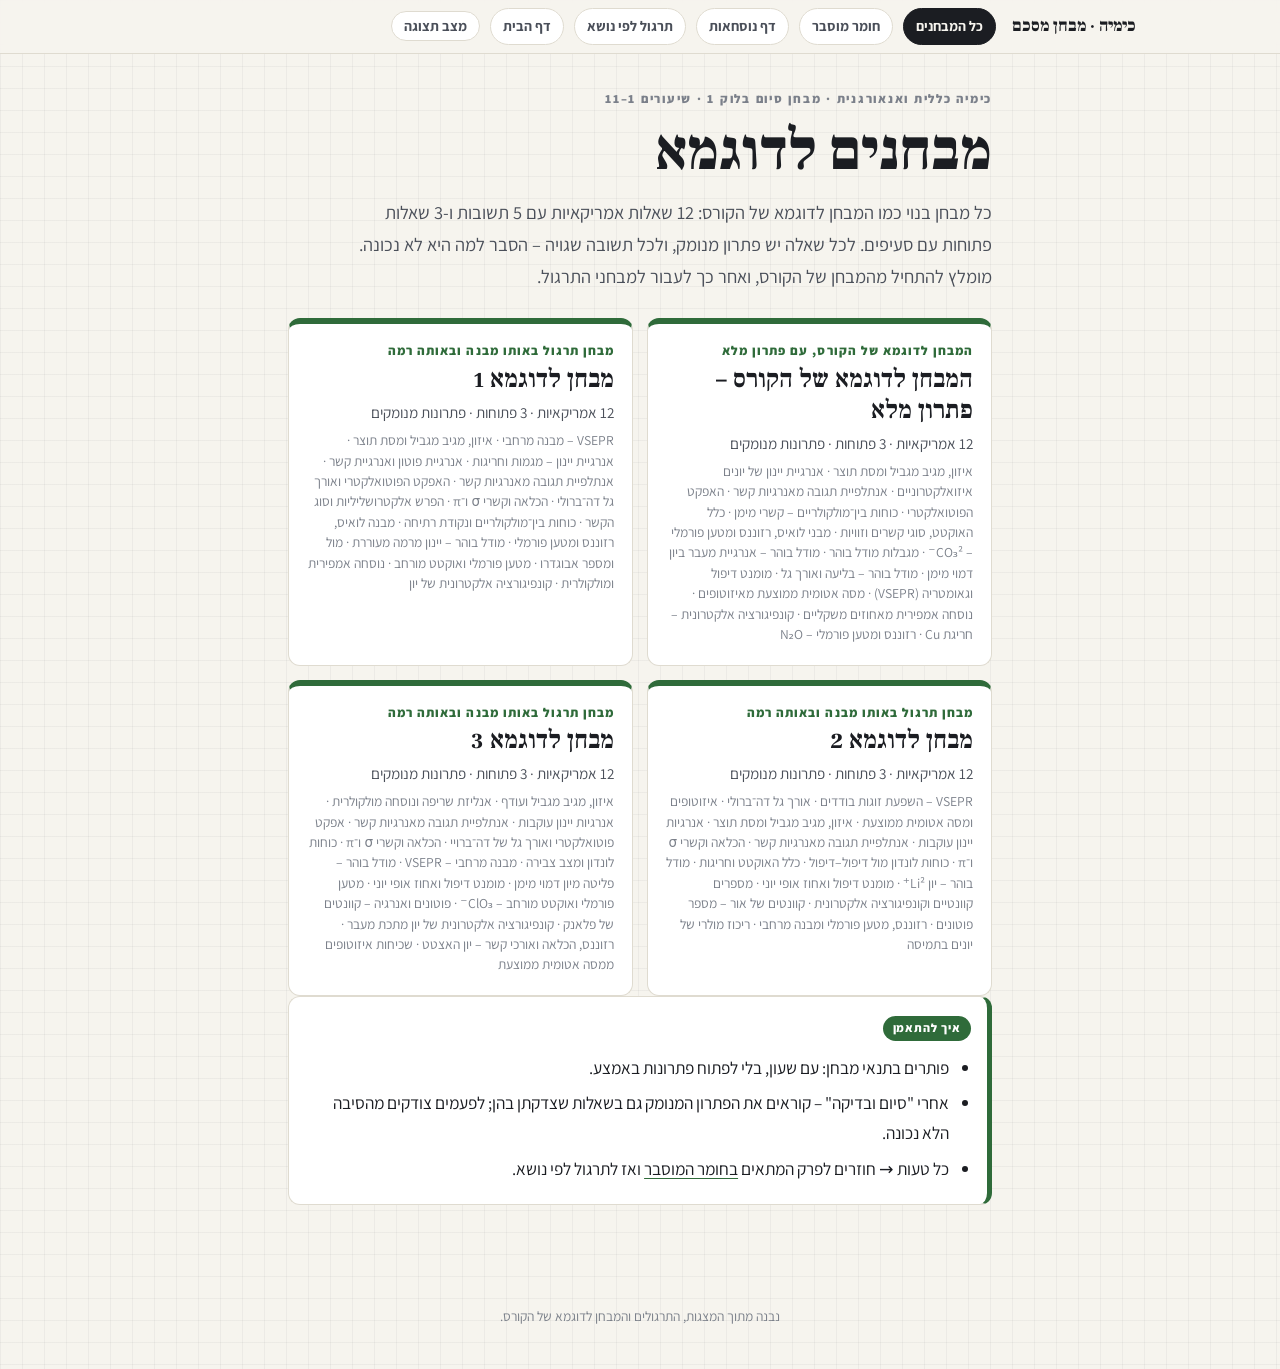
<file: docs/exams.html>
<!doctype html>
<html lang="he" dir="rtl">
<head>
<meta charset="utf-8">
<meta name="viewport" content="width=device-width, initial-scale=1, viewport-fit=cover">
<title>מבחנים לדוגמא – כימיה</title>
<meta name="description" content="מבחנים לדוגמא למבחן הסיום של בלוק 1, עם דפי תשובות מנומקים">
<link rel="preconnect" href="https://fonts.googleapis.com">
<link rel="preconnect" href="https://fonts.gstatic.com" crossorigin>
<link rel="stylesheet" href="https://fonts.googleapis.com/css2?family=Assistant:wght@400;500;600;700;800&family=Frank+Ruhl+Libre:wght@400;500;700;900&display=swap">
<link rel="stylesheet" href="site.css">
<link rel="stylesheet" href="exam.css">
<script data-goatcounter="https://zivgabel.goatcounter.com/count" async src="https://gc.zgo.at/count.js"></script>
</head>
<body data-part="exam">
<nav class="topbar" aria-label="ניווט"><div class="in">
  <b>כימיה · מבחן מסכם</b>
  <a class="pill go" href="exams.html">כל המבחנים</a>
  <a class="pill" href="guide.html">חומר מוסבר</a>
  <a class="pill" href="formulas.html">דף נוסחאות</a>
  <a class="pill" href="practice.html">תרגול לפי נושא</a>
  <a class="pill" href="index.html">דף הבית</a>
  <button class="pill btn" id="themeBtn" type="button">מצב תצוגה</button>
</div></nav>
<header class="hero xhero">
  <div class="kicker">כימיה כללית ואנאורגנית · מבחן סיום בלוק 1 · שיעורים 1–11</div>
  <h1>מבחנים לדוגמא</h1>
  <p class="lede">כל מבחן בנוי כמו המבחן לדוגמא של הקורס: 12 שאלות אמריקאיות עם 5 תשובות ו-3 שאלות פתוחות עם סעיפים. לכל שאלה יש פתרון מנומק, ולכל תשובה שגויה – הסבר למה היא לא נכונה. מומלץ להתחיל מהמבחן של הקורס, ואחר כך לעבור למבחני התרגול.</p>
</header>
<main class="xwrap"><div class="days xcards">
<a class="day xcard" href="exam-sample.html" data-exam="sample">
  <div class="d">המבחן לדוגמא של הקורס, עם פתרון מלא</div><h2>המבחן לדוגמא של הקורס – פתרון מלא</h2>
  <p>12 אמריקאיות · 3 פתוחות · פתרונות מנומקים</p>
  <p class="xtopics">איזון, מגיב מגביל ומסת תוצר · אנרגיית יינון של יונים איזואלקטרוניים · אנתלפיית תגובה מאנרגיות קשר · האפקט הפוטואלקטרי · כוחות בין־מולקולריים – קשרי מימן · כלל האוקטט, סוגי קשרים וזוויות · מבני לואיס, רזוננס ומטען פורמלי – CO₃²⁻ · מגבלות מודל בוהר · מודל בוהר – אנרגיית מעבר ביון דמוי מימן · מודל בוהר – בליעה ואורך גל · מומנט דיפול וגאומטריה (VSEPR) · מסה אטומית ממוצעת מאיזוטופים · נוסחה אמפירית מאחוזים משקליים · קונפיגורציה אלקטרונית – חריגת Cu · רזוננס ומטען פורמלי – N₂O</p>
  <p class="xlast"></p></a><a class="day xcard" href="exam-mock1.html" data-exam="mock1">
  <div class="d">מבחן תרגול באותו מבנה ובאותה רמה</div><h2>מבחן לדוגמא 1</h2>
  <p>12 אמריקאיות · 3 פתוחות · פתרונות מנומקים</p>
  <p class="xtopics">VSEPR – מבנה מרחבי · איזון, מגיב מגביל ומסת תוצר · אנרגיית יינון – מגמות וחריגות · אנרגיית פוטון ואנרגיית קשר · אנתלפיית תגובה מאנרגיות קשר · האפקט הפוטואלקטרי ואורך גל דה־ברולי · הכלאה וקשרי σ ו־π · הפרש אלקטרושליליות וסוג הקשר · כוחות בין־מולקולריים ונקודת רתיחה · מבנה לואיס, רזוננס ומטען פורמלי · מודל בוהר – יינון מרמה מעוררת · מול ומספר אבוגדרו · מטען פורמלי ואוקטט מורחב · נוסחה אמפירית ומולקולרית · קונפיגורציה אלקטרונית של יון</p>
  <p class="xlast"></p></a><a class="day xcard" href="exam-mock2.html" data-exam="mock2">
  <div class="d">מבחן תרגול באותו מבנה ובאותה רמה</div><h2>מבחן לדוגמא 2</h2>
  <p>12 אמריקאיות · 3 פתוחות · פתרונות מנומקים</p>
  <p class="xtopics">VSEPR – השפעת זוגות בודדים · אורך גל דה־ברולי · איזוטופים ומסה אטומית ממוצעת · איזון, מגיב מגביל ומסת תוצר · אנרגיות יינון עוקבות · אנתלפיית תגובה מאנרגיות קשר · הכלאה וקשרי σ ו־π · כוחות לונדון מול דיפול–דיפול · כלל האוקטט וחריגות · מודל בוהר – יון Li²⁺ · מומנט דיפול ואחוז אופי יוני · מספרים קוונטיים וקונפיגורציה אלקטרונית · קוונטים של אור – מספר פוטונים · רזוננס, מטען פורמלי ומבנה מרחבי · ריכוז מולרי של יונים בתמיסה</p>
  <p class="xlast"></p></a><a class="day xcard" href="exam-mock3.html" data-exam="mock3">
  <div class="d">מבחן תרגול באותו מבנה ובאותה רמה</div><h2>מבחן לדוגמא 3</h2>
  <p>12 אמריקאיות · 3 פתוחות · פתרונות מנומקים</p>
  <p class="xtopics">איזון, מגיב מגביל ועודף · אנליזת שריפה ונוסחה מולקולרית · אנרגיות יינון עוקבות · אנתלפיית תגובה מאנרגיות קשר · אפקט פוטואלקטרי ואורך גל של דה־ברויי · הכלאה וקשרי σ ו־π · כוחות לונדון ומצב צבירה · מבנה מרחבי – VSEPR · מודל בוהר – פליטה מיון דמוי מימן · מומנט דיפול ואחוז אופי יוני · מטען פורמלי ואוקטט מורחב – ClO₃⁻ · פוטונים ואנרגיה – קוונטים של פלאנק · קונפיגורציה אלקטרונית של יון מתכת מעבר · רזוננס, הכלאה ואורכי קשר – יון האצטט · שכיחות איזוטופים ממסה אטומית ממוצעת</p>
  <p class="xlast"></p></a>
</div>
<div class="callout tip"><span class="tag">איך להתאמן</span><ul>
<li>פותרים בתנאי מבחן: עם שעון, בלי לפתוח פתרונות באמצע.</li>
<li>אחרי "סיום ובדיקה" – קוראים את הפתרון המנומק גם בשאלות שצדקתן בהן; לפעמים צודקים מהסיבה הלא נכונה.</li>
<li>כל טעות → חוזרים לפרק המתאים <a href="guide.html">בחומר המוסבר</a> ואז לתרגול לפי נושא.</li>
</ul></div>
</main>
<footer>נבנה מתוך המצגות, התרגולים והמבחן לדוגמא של הקורס.</footer>
<script src="site.js"></script>
<script>
document.querySelectorAll(".xcard").forEach(c=>{try{const r=JSON.parse(localStorage.getItem("chem_exam_"+c.dataset.exam)||"null");
 if(r&&r.score!=null) c.querySelector(".xlast").textContent="ניסיון אחרון: "+r.score+" מתוך "+r.total+" באמריקאיות";}catch(e){}});
</script>
</body>
</html>
</file>
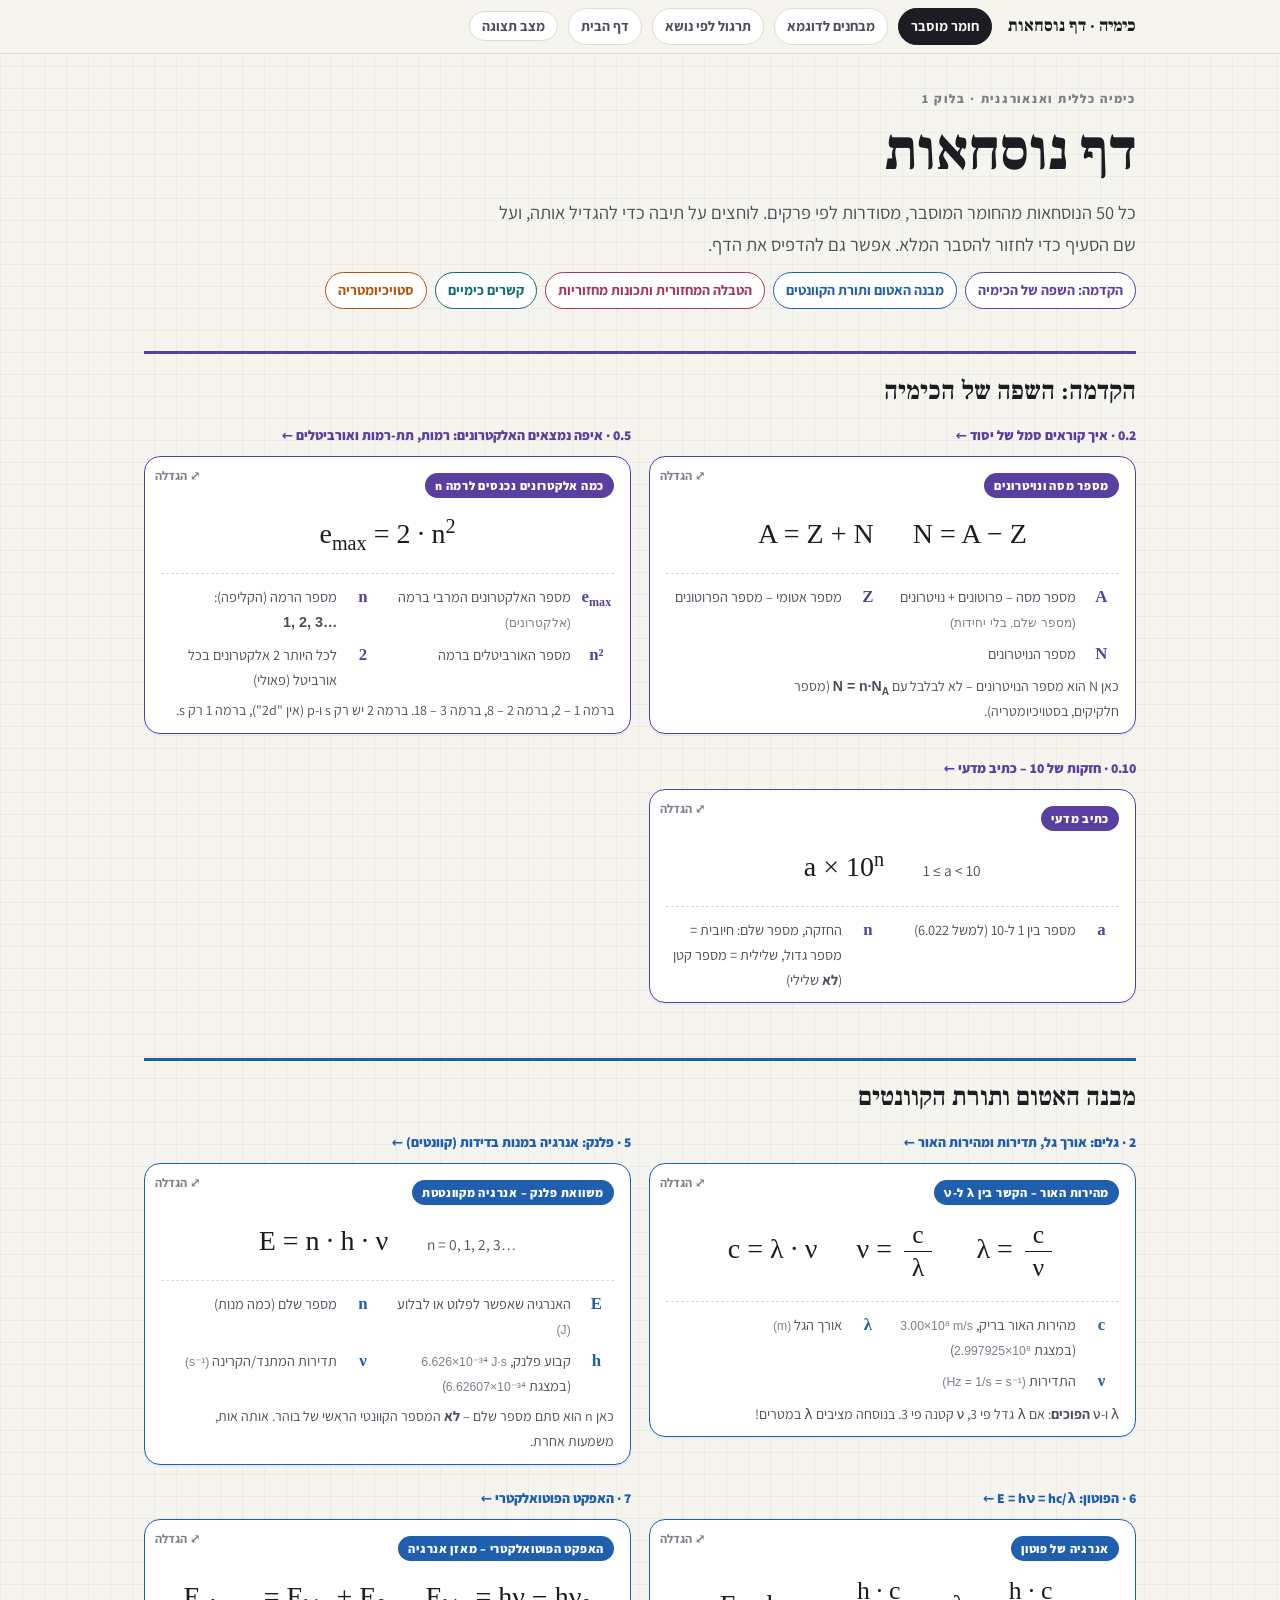
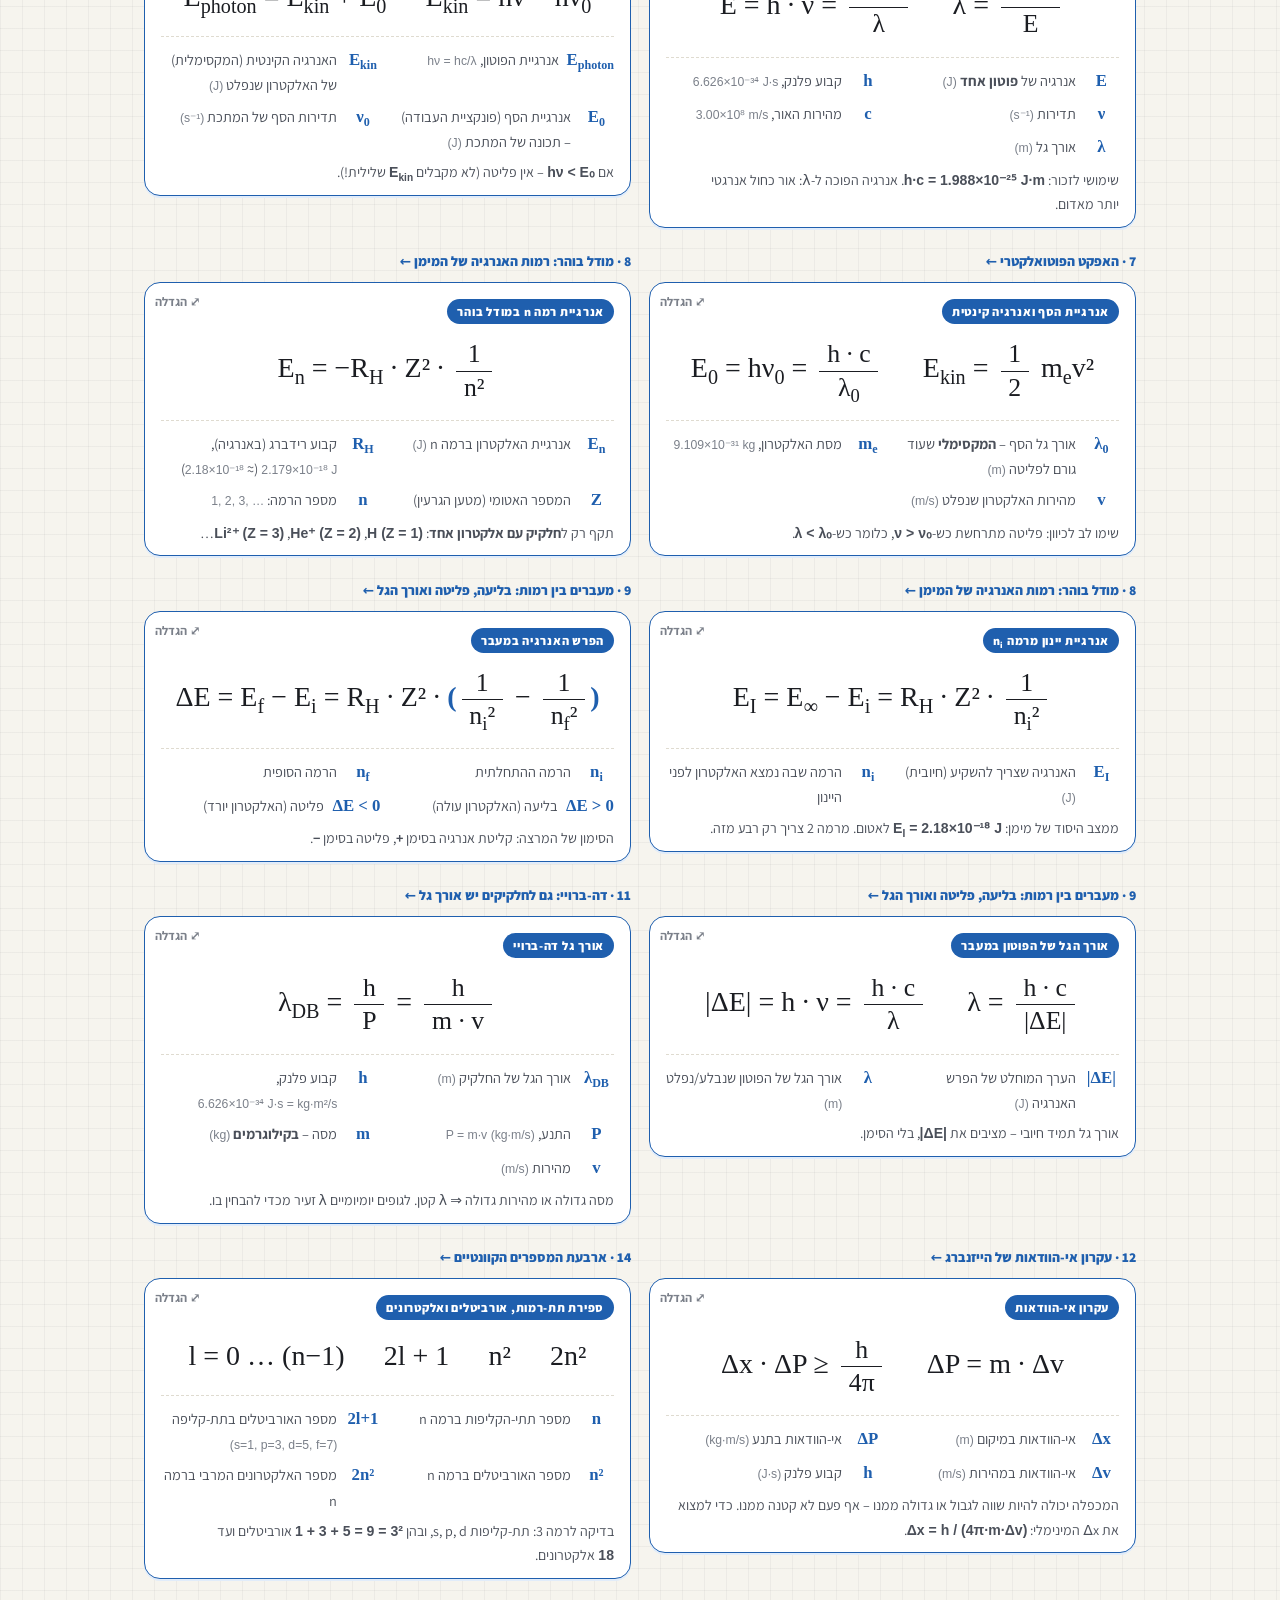
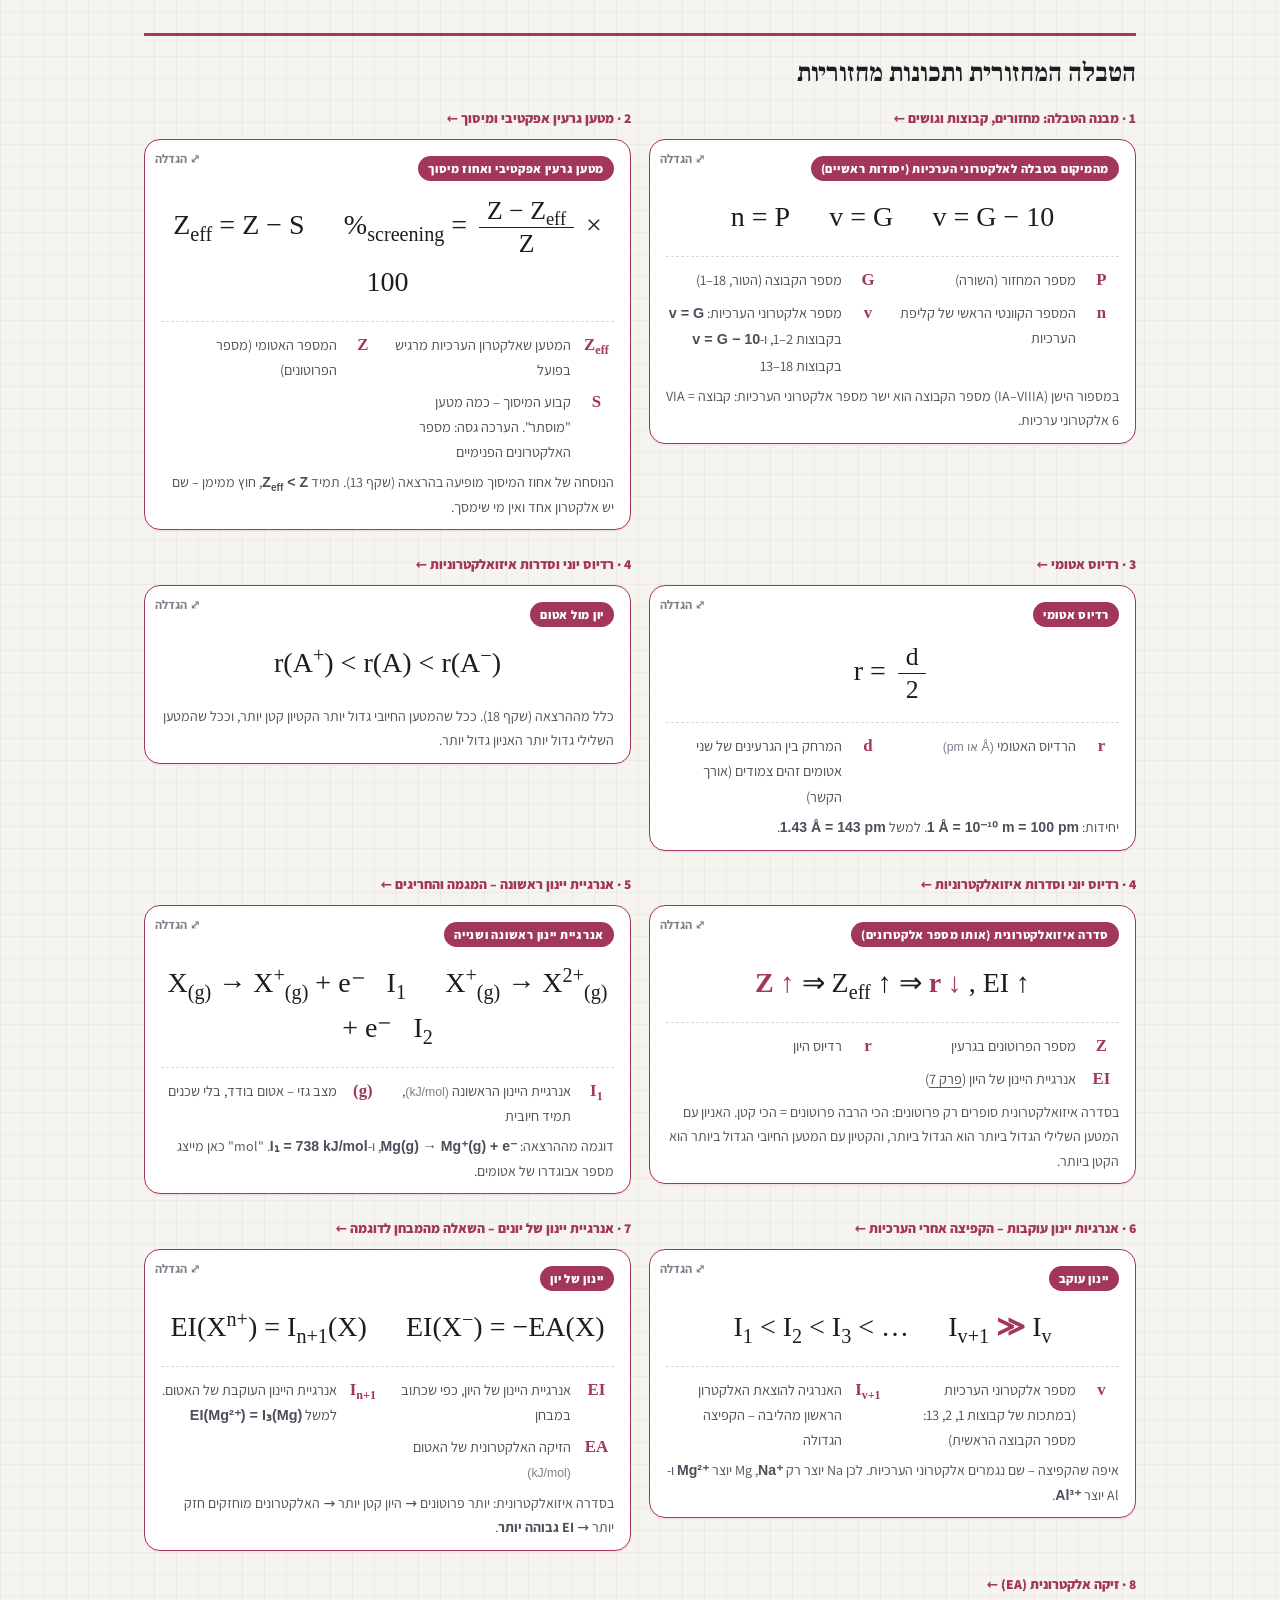
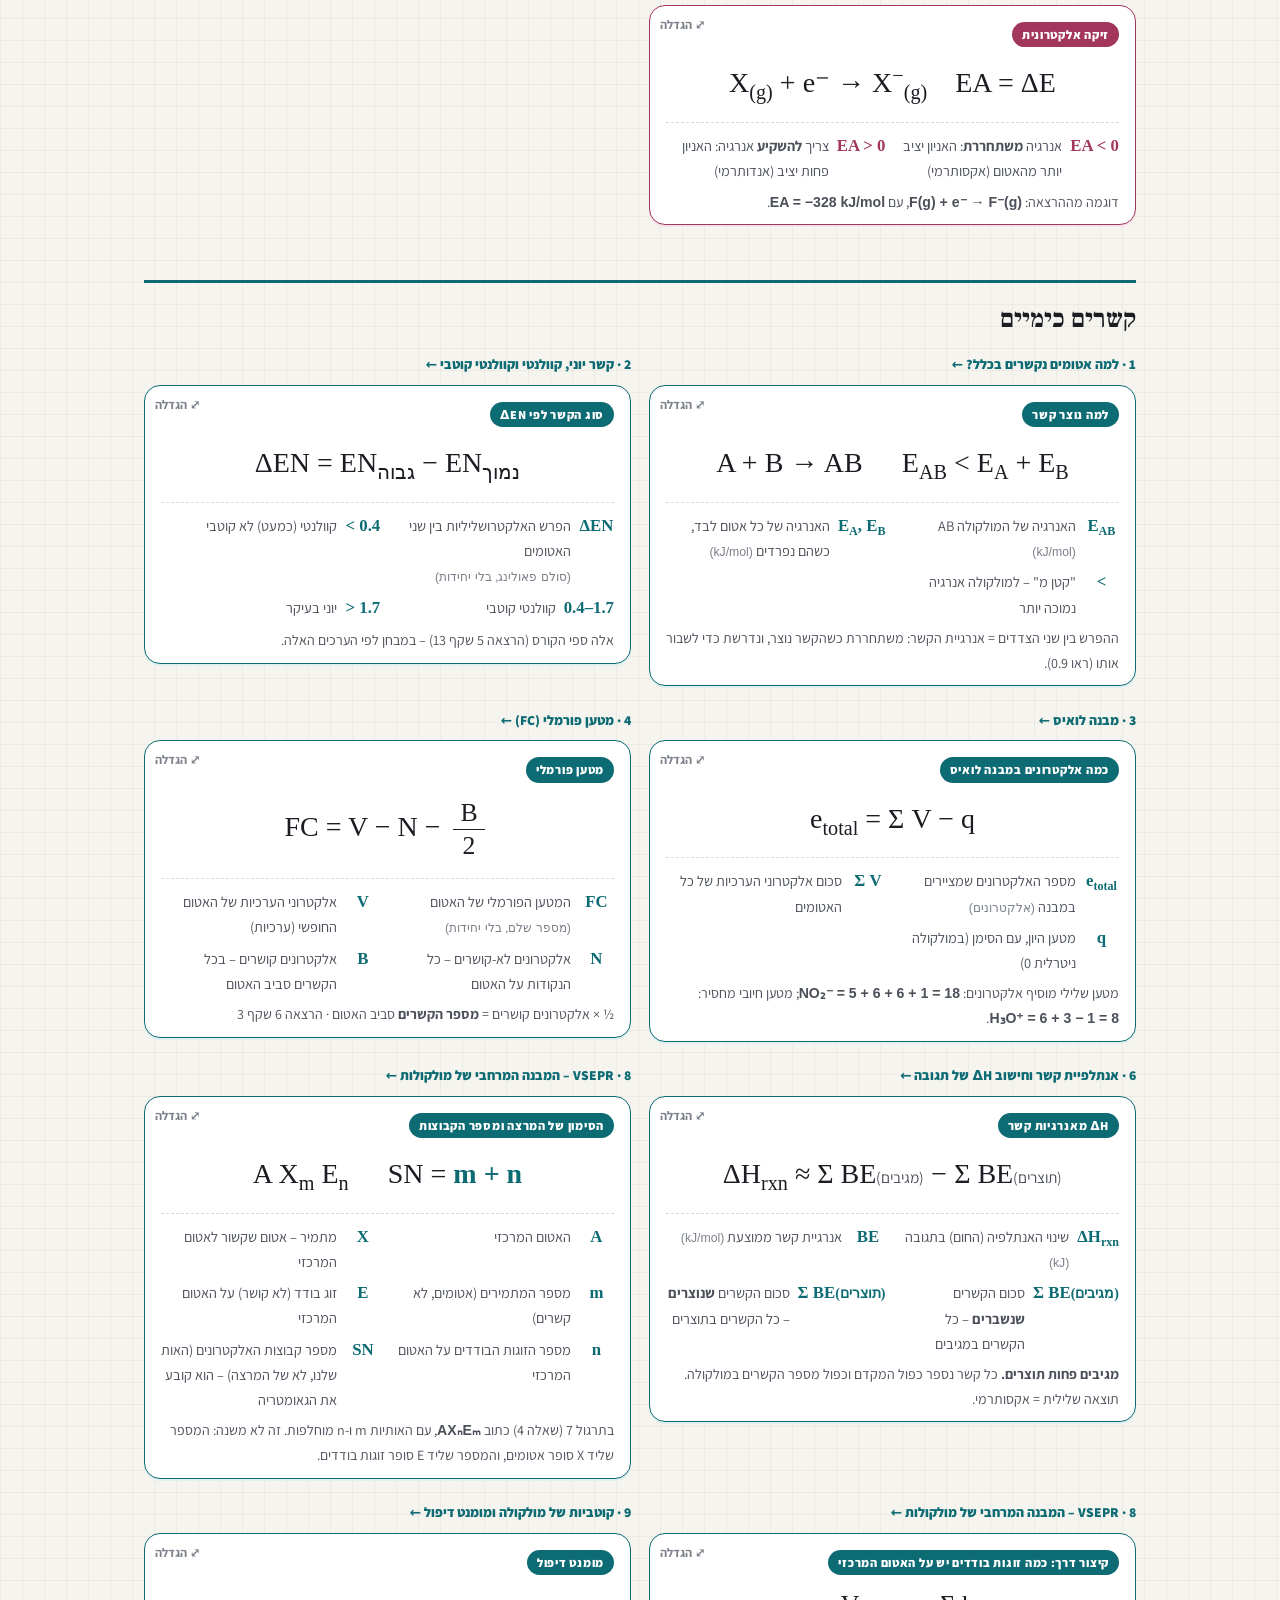
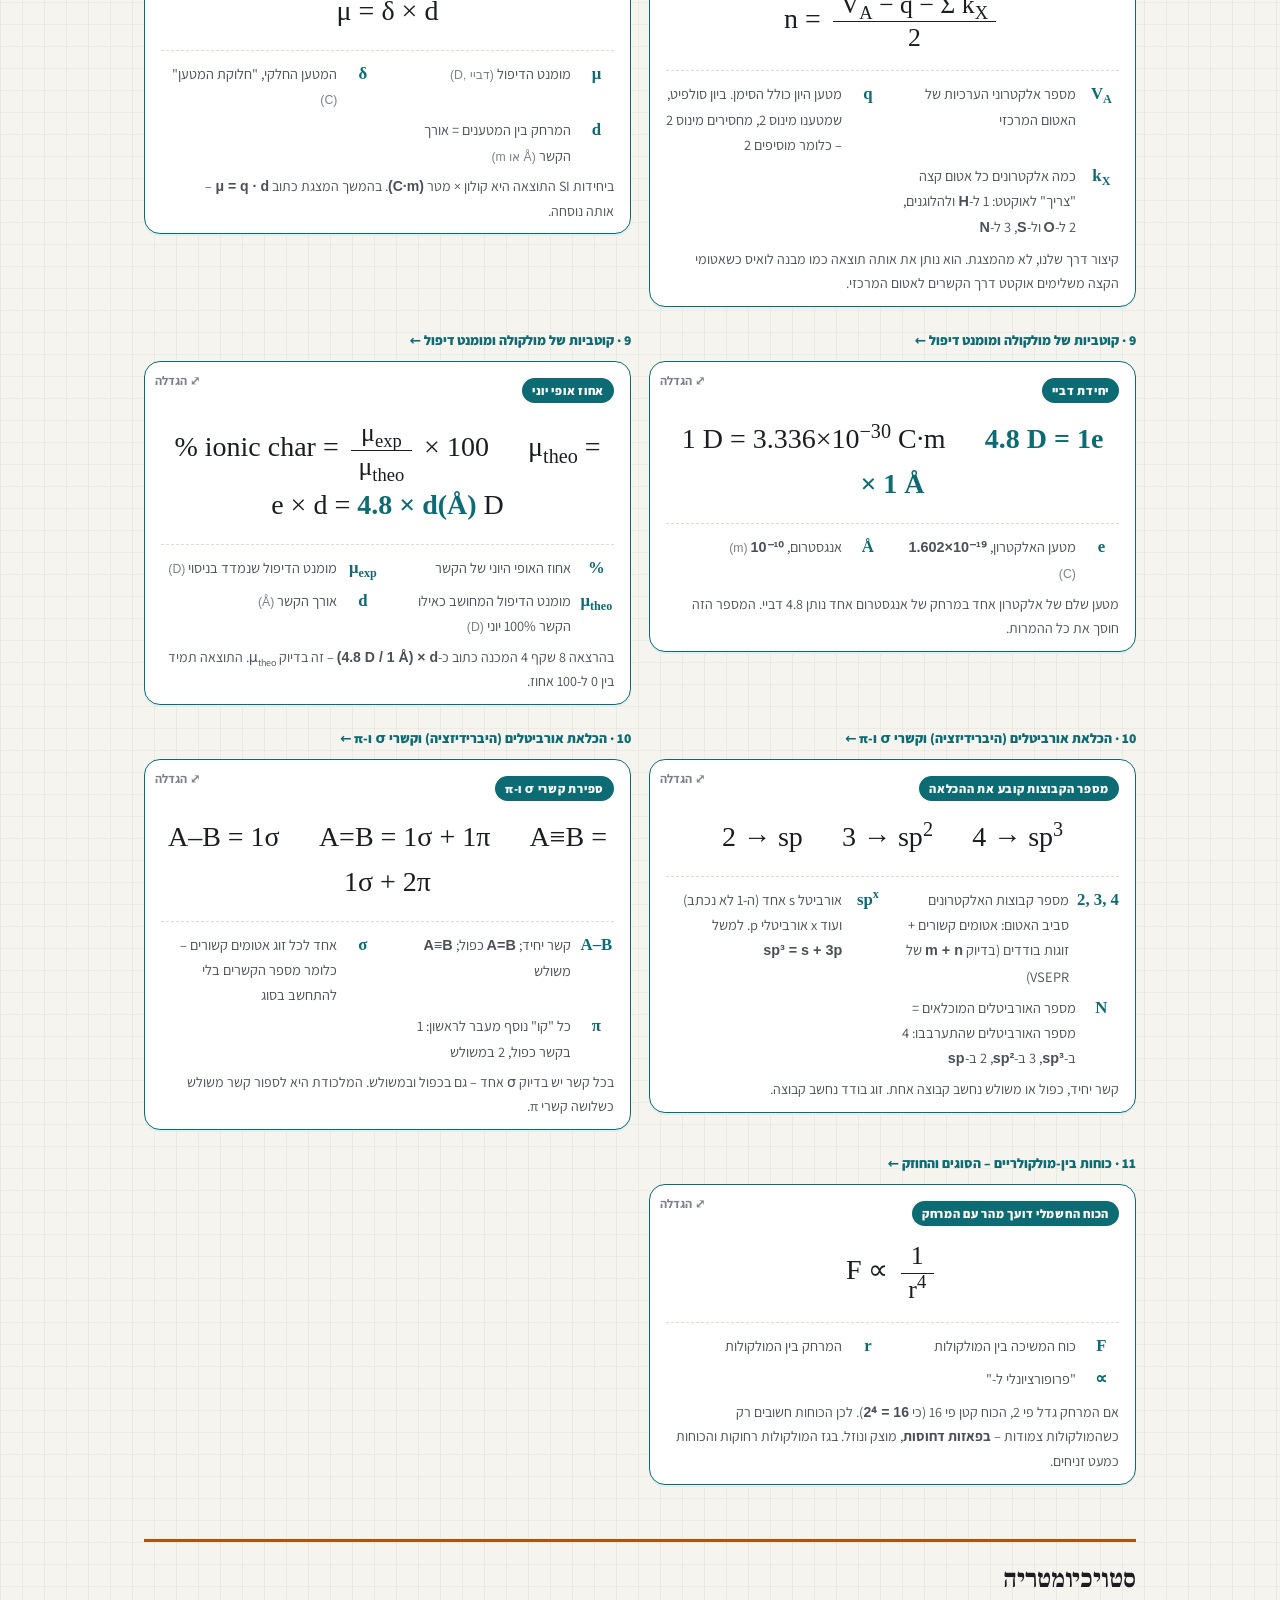
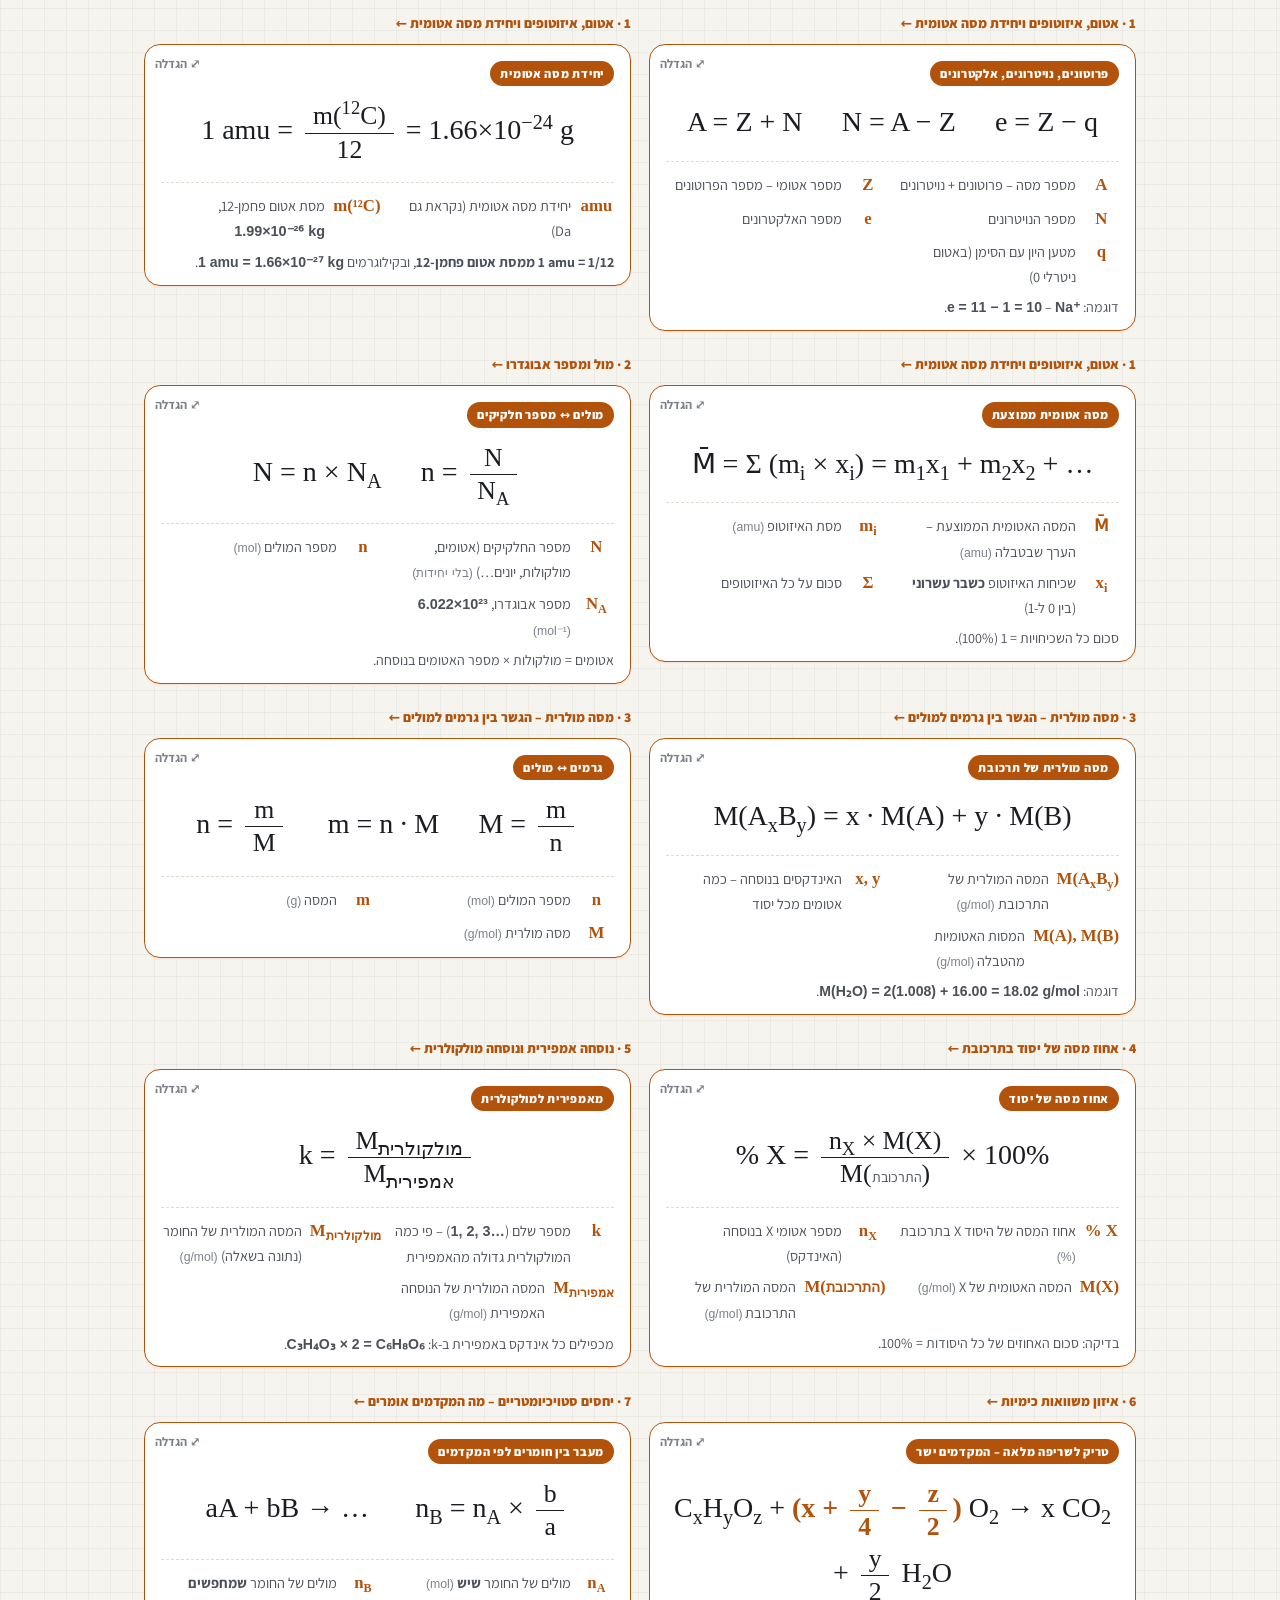
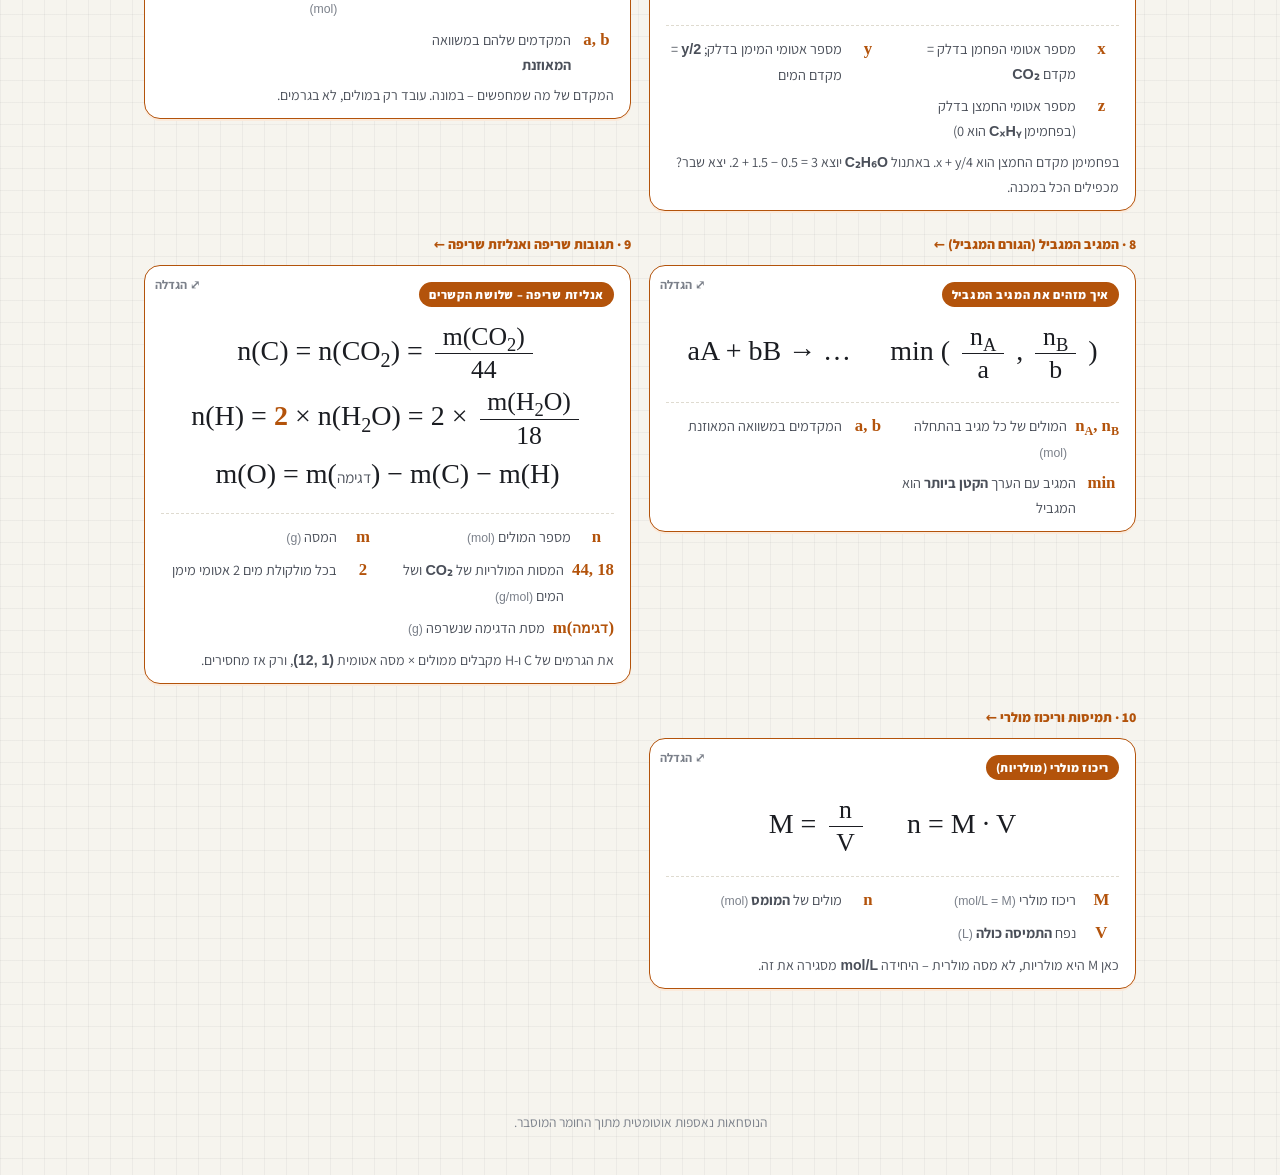
<file: docs/formulas.html>
<!doctype html>
<html lang="he" dir="rtl">
<head>
<meta charset="utf-8">
<meta name="viewport" content="width=device-width, initial-scale=1, viewport-fit=cover">
<title>דף נוסחאות – כימיה</title>
<meta name="description" content="כל הנוסחאות של הקורס במקום אחד, בתיבות ברורות עם הסבר לכל סימן">
<link rel="preconnect" href="https://fonts.googleapis.com">
<link rel="preconnect" href="https://fonts.gstatic.com" crossorigin>
<link rel="stylesheet" href="https://fonts.googleapis.com/css2?family=Assistant:wght@400;500;600;700;800&family=Frank+Ruhl+Libre:wght@400;500;700;900&display=swap">
<link rel="stylesheet" href="site.css">
<style>
.fwrap{max-width:var(--wide);margin:0 auto;padding:0 16px 40px}
.fgrid{display:grid;grid-template-columns:repeat(auto-fill,minmax(min(100%,28rem),1fr));gap:0 18px}
.fpart{margin-top:2rem;padding-top:.6rem;border-top:3px solid var(--accent)}
.fpart>h2{font-family:var(--serif);margin:.2em 0 .4em}
.fsec{font-size:.85rem;font-weight:800;color:var(--accent);margin:0 0 -.9rem;text-decoration:none;display:block}
.ftoc{display:flex;flex-wrap:wrap;gap:8px;margin-top:12px}
@media print{.topbar,.ftoc,footer{display:none} body{background:#fff} .fsec{margin-bottom:-.6rem}}
</style>
<script data-goatcounter="https://zivgabel.goatcounter.com/count" async src="https://gc.zgo.at/count.js"></script>
</head>
<body>
<nav class="topbar" aria-label="ניווט"><div class="in">
  <b>כימיה · דף נוסחאות</b>
  <a class="pill go" href="guide.html">חומר מוסבר</a>
  <a class="pill" href="exams.html">מבחנים לדוגמא</a>
  <a class="pill" href="practice.html">תרגול לפי נושא</a>
  <a class="pill" href="index.html">דף הבית</a>
  <button class="pill btn" id="themeBtn" type="button">מצב תצוגה</button>
</div></nav>
<header class="hero">
  <div class="kicker">כימיה כללית ואנאורגנית · בלוק 1</div>
  <h1>דף נוסחאות</h1>
  <p class="lede">כל 50 הנוסחאות מהחומר המוסבר, מסודרות לפי פרקים. לוחצים על תיבה כדי להגדיל אותה, ועל שם הסעיף כדי לחזור להסבר המלא. אפשר גם להדפיס את הדף.</p>
  <div class="ftoc"><a class="pill" href="#f-intro" data-part="intro" style="border-color:var(--accent);color:var(--accent)">הקדמה: השפה של הכימיה</a><a class="pill" href="#f-atom" data-part="atom" style="border-color:var(--accent);color:var(--accent)">מבנה האטום ותורת הקוונטים</a><a class="pill" href="#f-periodic" data-part="periodic" style="border-color:var(--accent);color:var(--accent)">הטבלה המחזורית ותכונות מחזוריות</a><a class="pill" href="#f-bonds" data-part="bonds" style="border-color:var(--accent);color:var(--accent)">קשרים כימיים</a><a class="pill" href="#f-stoich" data-part="stoich" style="border-color:var(--accent);color:var(--accent)">סטויכיומטריה</a></div>
</header>
<main class="fwrap">
<section class="fpart" id="f-intro" data-part="intro"><h2>הקדמה: השפה של הכימיה</h2><div class="fgrid">
<div><a class="fsec" href="guide.html#i2">0.2 · איך קוראים סמל של יסוד ←</a><div class="fcard"><span class="fname">מספר מסה ונויטרונים</span>
<div class="fx">A = Z + N<span class="sep"></span>N = A − Z</div>
<dl class="fvars"><div><dt>A</dt><dd>מספר מסה – פרוטונים + נויטרונים <span class="u">(מספר שלם, בלי יחידות)</span></dd></div><div><dt>Z</dt><dd>מספר אטומי – מספר הפרוטונים</dd></div><div><dt>N</dt><dd>מספר הנויטרונים</dd></div></dl>
<p class="fnote">כאן N הוא מספר הנויטרונים – לא לבלבל עם <span class="f">N = n·N<sub>A</sub></span> (מספר חלקיקים, בסטויכיומטריה).</p>
</div></div>
<div><a class="fsec" href="guide.html#i5">0.5 · איפה נמצאים האלקטרונים: רמות, תת-רמות ואורביטלים ←</a><div class="fcard"><span class="fname">כמה אלקטרונים נכנסים לרמה n</span>
<div class="fx">e<sub>max</sub> = 2 · n<sup>2</sup></div>
<dl class="fvars"><div><dt>e<sub>max</sub></dt><dd>מספר האלקטרונים המרבי ברמה <span class="u">(אלקטרונים)</span></dd></div><div><dt>n</dt><dd>מספר הרמה (הקליפה): <span class="f">1, 2, 3…</span></dd></div><div><dt>n²</dt><dd>מספר האורביטלים ברמה</dd></div><div><dt>2</dt><dd>לכל היותר 2 אלקטרונים בכל אורביטל (פאולי)</dd></div></dl>
<p class="fnote">ברמה 1 – 2, ברמה 2 – 8, ברמה 3 – 18. ברמה 2 יש רק s ו-p (אין "2d"), ברמה 1 רק s.</p>
</div></div>
<div><a class="fsec" href="guide.html#i10">0.10 · חזקות של 10 – כתיב מדעי ←</a><div class="fcard"><span class="fname">כתיב מדעי</span>
<div class="fx">a × 10<sup>n</sup><span class="sep"></span><small>1 ≤ a &lt; 10</small></div>
<dl class="fvars"><div><dt>a</dt><dd>מספר בין 1 ל-10 (למשל 6.022)</dd></div><div><dt>n</dt><dd>החזקה, מספר שלם: חיובית = מספר גדול, שלילית = מספר קטן (<b>לא</b> שלילי)</dd></div></dl>
</div></div>
</div></section>
<section class="fpart" id="f-atom" data-part="atom"><h2>מבנה האטום ותורת הקוונטים</h2><div class="fgrid">
<div><a class="fsec" href="guide.html#q2">2 · גלים: אורך גל, תדירות ומהירות האור ←</a><div class="fcard"><span class="fname">מהירות האור – הקשר בין λ ל-ν</span>
<div class="fx">c = λ · ν<span class="sep"></span>ν = <span class="frac"><span>c</span><span>λ</span></span><span class="sep"></span>λ = <span class="frac"><span>c</span><span>ν</span></span></div>
<dl class="fvars">
  <div><dt>c</dt><dd>מהירות האור בריק, <span class="u">3.00×10⁸ m/s</span> (במצגת <span class="u">2.997925×10⁸</span>)</dd></div>
  <div><dt>λ</dt><dd>אורך הגל <span class="u">(m)</span></dd></div>
  <div><dt>ν</dt><dd>התדירות <span class="u">(Hz = 1/s = s⁻¹)</span></dd></div>
</dl>
<p class="fnote">λ ו-ν <b>הפוכים</b>: אם λ גדל פי 3, ν קטנה פי 3. בנוסחה מציבים λ במטרים!</p>
</div></div>
<div><a class="fsec" href="guide.html#q5">5 · פלנק: אנרגיה במנות בדידות (קוונטים) ←</a><div class="fcard"><span class="fname">משוואת פלנק – אנרגיה מקוונטטת</span>
<div class="fx">E = n · h · ν<span class="sep"></span><small>n = 0, 1, 2, 3…</small></div>
<dl class="fvars">
  <div><dt>E</dt><dd>האנרגיה שאפשר לפלוט או לבלוע <span class="u">(J)</span></dd></div>
  <div><dt>n</dt><dd>מספר שלם (כמה מנות)</dd></div>
  <div><dt>h</dt><dd>קבוע פלנק, <span class="u">6.626×10⁻³⁴ J·s</span> (במצגת <span class="u">6.62607×10⁻³⁴</span>)</dd></div>
  <div><dt>ν</dt><dd>תדירות המתנד/הקרינה <span class="u">(s⁻¹)</span></dd></div>
</dl>
<p class="fnote">כאן n הוא סתם מספר שלם – <b>לא</b> המספר הקוונטי הראשי של בוהר. אותה אות, משמעות אחרת.</p>
</div></div>
<div><a class="fsec" href="guide.html#q6">6 · הפוטון: <span class="li">E = hν = hc/λ</span> ←</a><div class="fcard"><span class="fname">אנרגיה של פוטון</span>
<div class="fx">E = h · ν = <span class="frac"><span>h · c</span><span>λ</span></span><span class="sep"></span>λ = <span class="frac"><span>h · c</span><span>E</span></span></div>
<dl class="fvars">
  <div><dt>E</dt><dd>אנרגיה של <b>פוטון אחד</b> <span class="u">(J)</span></dd></div>
  <div><dt>h</dt><dd>קבוע פלנק, <span class="u">6.626×10⁻³⁴ J·s</span></dd></div>
  <div><dt>ν</dt><dd>תדירות <span class="u">(s⁻¹)</span></dd></div>
  <div><dt>c</dt><dd>מהירות האור, <span class="u">3.00×10⁸ m/s</span></dd></div>
  <div><dt>λ</dt><dd>אורך גל <span class="u">(m)</span></dd></div>
</dl>
<p class="fnote">שימושי לזכור: <span class="f">h·c = 1.988×10⁻²⁵ J·m</span>. אנרגיה הפוכה ל-λ: אור כחול אנרגטי יותר מאדום.</p>
</div></div>
<div><a class="fsec" href="guide.html#q7">7 · האפקט הפוטואלקטרי ←</a><div class="fcard"><span class="fname">האפקט הפוטואלקטרי – מאזן אנרגיה</span>
<div class="fx">E<sub>photon</sub> = E<sub>kin</sub> + E<sub>0</sub><span class="sep"></span>E<sub>kin</sub> = hν − hν<sub>0</sub></div>
<dl class="fvars">
  <div><dt>E<sub>photon</sub></dt><dd>אנרגיית הפוטון, <span class="u">hν = hc/λ</span></dd></div>
  <div><dt>E<sub>kin</sub></dt><dd>האנרגיה הקינטית (המקסימלית) של האלקטרון שנפלט <span class="u">(J)</span></dd></div>
  <div><dt>E<sub>0</sub></dt><dd>אנרגיית הסף (פונקציית העבודה) – תכונה של המתכת <span class="u">(J)</span></dd></div>
  <div><dt>ν<sub>0</sub></dt><dd>תדירות הסף של המתכת <span class="u">(s⁻¹)</span></dd></div>
</dl>
<p class="fnote">אם <span class="f">hν &lt; E₀</span> – אין פליטה (לא מקבלים <span class="f">E<sub>kin</sub></span> שלילית!).</p>
</div></div>
<div><a class="fsec" href="guide.html#q7">7 · האפקט הפוטואלקטרי ←</a><div class="fcard"><span class="fname">אנרגיית הסף ואנרגיה קינטית</span>
<div class="fx">E<sub>0</sub> = hν<sub>0</sub> = <span class="frac"><span>h · c</span><span>λ<sub>0</sub></span></span><span class="sep"></span>E<sub>kin</sub> = <span class="frac"><span>1</span><span>2</span></span> m<sub>e</sub>v²</div>
<dl class="fvars">
  <div><dt>λ<sub>0</sub></dt><dd>אורך גל הסף – <b>המקסימלי</b> שעוד גורם לפליטה <span class="u">(m)</span></dd></div>
  <div><dt>m<sub>e</sub></dt><dd>מסת האלקטרון, <span class="u"><span class="li">9.109×10⁻³¹ kg</span></span></dd></div>
  <div><dt>v</dt><dd>מהירות האלקטרון שנפלט <span class="u">(m/s)</span></dd></div>
</dl>
<p class="fnote">שימו לב לכיוון: פליטה מתרחשת כש-<span class="f">ν &gt; ν₀</span>, כלומר כש-<span class="f">λ &lt; λ₀</span>.</p>
</div></div>
<div><a class="fsec" href="guide.html#q8">8 · מודל בוהר: רמות האנרגיה של המימן ←</a><div class="fcard"><span class="fname">אנרגיית רמה n במודל בוהר</span>
<div class="fx">E<sub>n</sub> = −R<sub>H</sub> · Z² · <span class="frac"><span>1</span><span>n²</span></span></div>
<dl class="fvars">
  <div><dt>E<sub>n</sub></dt><dd>אנרגיית האלקטרון ברמה n <span class="u">(J)</span></dd></div>
  <div><dt>R<sub>H</sub></dt><dd>קבוע רידברג (באנרגיה), <span class="u">2.179×10⁻¹⁸ J</span> (≈ <span class="u">2.18×10⁻¹⁸</span>)</dd></div>
  <div><dt>Z</dt><dd>המספר האטומי (מטען הגרעין)</dd></div>
  <div><dt>n</dt><dd>מספר הרמה: <span class="u">1, 2, 3, …</span></dd></div>
</dl>
<p class="fnote">תקף רק ל<b>חלקיק עם אלקטרון אחד</b>: <span class="f">H (Z = 1)</span>, <span class="f">He⁺ (Z = 2)</span>, <span class="f">Li²⁺ (Z = 3)</span>…</p>
</div></div>
<div><a class="fsec" href="guide.html#q8">8 · מודל בוהר: רמות האנרגיה של המימן ←</a><div class="fcard"><span class="fname">אנרגיית יינון מרמה n<sub>i</sub></span>
<div class="fx">E<sub>I</sub> = E<sub>∞</sub> − E<sub>i</sub> = R<sub>H</sub> · Z² · <span class="frac"><span>1</span><span>n<sub>i</sub>²</span></span></div>
<dl class="fvars">
  <div><dt>E<sub>I</sub></dt><dd>האנרגיה שצריך להשקיע (חיובית) <span class="u">(J)</span></dd></div>
  <div><dt>n<sub>i</sub></dt><dd>הרמה שבה נמצא האלקטרון לפני היינון</dd></div>
</dl>
<p class="fnote">ממצב היסוד של מימן: <span class="f">E<sub>I</sub> = 2.18×10⁻¹⁸ J</span> לאטום. מרמה 2 צריך רק רבע מזה.</p>
</div></div>
<div><a class="fsec" href="guide.html#q9">9 · מעברים בין רמות: בליעה, פליטה ואורך הגל ←</a><div class="fcard"><span class="fname">הפרש האנרגיה במעבר</span>
<div class="fx">ΔE = E<sub>f</sub> − E<sub>i</sub> = R<sub>H</sub> · Z² · <span class="hl">(</span><span class="frac"><span>1</span><span>n<sub>i</sub>²</span></span> − <span class="frac"><span>1</span><span>n<sub>f</sub>²</span></span><span class="hl">)</span></div>
<dl class="fvars">
  <div><dt>n<sub>i</sub></dt><dd>הרמה ההתחלתית</dd></div>
  <div><dt>n<sub>f</sub></dt><dd>הרמה הסופית</dd></div>
  <div><dt>ΔE &gt; 0</dt><dd>בליעה (האלקטרון עולה)</dd></div>
  <div><dt>ΔE &lt; 0</dt><dd>פליטה (האלקטרון יורד)</dd></div>
</dl>
<p class="fnote">הסימון של המרצה: קליטת אנרגיה בסימן <b>+</b>, פליטה בסימן <b>−</b>.</p>
</div></div>
<div><a class="fsec" href="guide.html#q9">9 · מעברים בין רמות: בליעה, פליטה ואורך הגל ←</a><div class="fcard"><span class="fname">אורך הגל של הפוטון במעבר</span>
<div class="fx">|ΔE| = h · ν = <span class="frac"><span>h · c</span><span>λ</span></span><span class="sep"></span>λ = <span class="frac"><span>h · c</span><span>|ΔE|</span></span></div>
<dl class="fvars">
  <div><dt>|ΔE|</dt><dd>הערך המוחלט של הפרש האנרגיה <span class="u">(J)</span></dd></div>
  <div><dt>λ</dt><dd>אורך הגל של הפוטון שנבלע/נפלט <span class="u">(m)</span></dd></div>
</dl>
<p class="fnote">אורך גל תמיד חיובי – מציבים את <span class="f">|ΔE|</span>, בלי הסימן.</p>
</div></div>
<div><a class="fsec" href="guide.html#q11">11 · דה-ברויי: גם לחלקיקים יש אורך גל ←</a><div class="fcard"><span class="fname">אורך גל דה-ברויי</span>
<div class="fx">λ<sub>DB</sub> = <span class="frac"><span>h</span><span>P</span></span> = <span class="frac"><span>h</span><span>m · v</span></span></div>
<dl class="fvars">
  <div><dt>λ<sub>DB</sub></dt><dd>אורך הגל של החלקיק <span class="u">(m)</span></dd></div>
  <div><dt>h</dt><dd>קבוע פלנק, <span class="u">6.626×10⁻³⁴ J·s = kg·m²/s</span></dd></div>
  <div><dt>P</dt><dd>התנע, <span class="u">P = m·v (kg·m/s)</span></dd></div>
  <div><dt>m</dt><dd>מסה – <b>בקילוגרמים</b> <span class="u">(kg)</span></dd></div>
  <div><dt>v</dt><dd>מהירות <span class="u">(m/s)</span></dd></div>
</dl>
<p class="fnote">מסה גדולה או מהירות גדולה ⇒ λ קטן. לגופים יומיומיים λ זעיר מכדי להבחין בו.</p>
</div></div>
<div><a class="fsec" href="guide.html#q12">12 · עקרון אי-הוודאות של הייזנברג ←</a><div class="fcard"><span class="fname">עקרון אי-הוודאות</span>
<div class="fx">Δx · ΔP ≥ <span class="frac"><span>h</span><span>4π</span></span><span class="sep"></span>ΔP = m · Δv</div>
<dl class="fvars">
  <div><dt>Δx</dt><dd>אי-הוודאות במיקום <span class="u">(m)</span></dd></div>
  <div><dt>ΔP</dt><dd>אי-הוודאות בתנע <span class="u">(kg·m/s)</span></dd></div>
  <div><dt>Δv</dt><dd>אי-הוודאות במהירות <span class="u">(m/s)</span></dd></div>
  <div><dt>h</dt><dd>קבוע פלנק <span class="u">(J·s)</span></dd></div>
</dl>
<p class="fnote">המכפלה יכולה להיות שווה לגבול או גדולה ממנו – אף פעם לא קטנה ממנו. כדי למצוא את Δx המינימלי: <span class="f">Δx = h / (4π·m·Δv)</span>.</p>
</div></div>
<div><a class="fsec" href="guide.html#q14">14 · ארבעת המספרים הקוונטיים ←</a><div class="fcard"><span class="fname">ספירת תת-רמות, אורביטלים ואלקטרונים</span>
<div class="fx">l = 0 … (n−1)<span class="sep"></span>2l + 1<span class="sep"></span>n²<span class="sep"></span>2n²</div>
<dl class="fvars">
  <div><dt>n</dt><dd>מספר תתי-הקליפות ברמה n</dd></div>
  <div><dt>2l+1</dt><dd>מספר האורביטלים בתת-קליפה <span class="u">(s=1, p=3, d=5, f=7)</span></dd></div>
  <div><dt>n²</dt><dd>מספר האורביטלים ברמה n</dd></div>
  <div><dt>2n²</dt><dd>מספר האלקטרונים המרבי ברמה n</dd></div>
</dl>
<p class="fnote">בדיקה לרמה 3: תת-קליפות s, p, d, ובהן <span class="f">1 + 3 + 5 = 9 = 3²</span> אורביטלים ועד <span class="f">18</span> אלקטרונים.</p>
</div></div>
</div></section>
<section class="fpart" id="f-periodic" data-part="periodic"><h2>הטבלה המחזורית ותכונות מחזוריות</h2><div class="fgrid">
<div><a class="fsec" href="guide.html#p1">1 · מבנה הטבלה: מחזורים, קבוצות וגושים ←</a><div class="fcard"><span class="fname">מהמיקום בטבלה לאלקטרוני הערכיות (יסודות ראשיים)</span>
<div class="fx">n = P<span class="sep"></span>v = G<span class="sep"></span>v = G − 10</div>
<dl class="fvars">
  <div><dt>P</dt><dd>מספר המחזור (השורה)</dd></div>
  <div><dt>G</dt><dd>מספר הקבוצה (הטור, <span class="li">1–18</span>)</dd></div>
  <div><dt>n</dt><dd>המספר הקוונטי הראשי של קליפת הערכיות</dd></div>
  <div><dt>v</dt><dd>מספר אלקטרוני הערכיות: <span class="f">v = G</span> בקבוצות <span class="li">1–2</span>, ו-<span class="f">v = G − 10</span> בקבוצות <span class="li">13–18</span></dd></div>
</dl>
<p class="fnote">במספור הישן (IA–VIIIA) מספר הקבוצה הוא ישר מספר אלקטרוני הערכיות: קבוצה <span class="li">VIA = 6</span> אלקטרוני ערכיות.</p>
</div></div>
<div><a class="fsec" href="guide.html#p2">2 · מטען גרעין אפקטיבי ומיסוך ←</a><div class="fcard"><span class="fname">מטען גרעין אפקטיבי ואחוז מיסוך</span>
<div class="fx">Z<sub>eff</sub> = Z − S<span class="sep"></span>%<sub>screening</sub> = <span class="frac"><span>Z − Z<sub>eff</sub></span><span>Z</span></span> × 100</div>
<dl class="fvars">
  <div><dt>Z<sub>eff</sub></dt><dd>המטען שאלקטרון הערכיות מרגיש בפועל</dd></div>
  <div><dt>Z</dt><dd>המספר האטומי (מספר הפרוטונים)</dd></div>
  <div><dt>S</dt><dd>קבוע המיסוך – כמה מטען "מוסתר". הערכה גסה: מספר האלקטרונים הפנימיים</dd></div>
</dl>
<p class="fnote">הנוסחה של אחוז המיסוך מופיעה בהרצאה (שקף 13). תמיד <span class="f">Z<sub>eff</sub> &lt; Z</span>, חוץ ממימן – שם יש אלקטרון אחד ואין מי שימסך.</p>
</div></div>
<div><a class="fsec" href="guide.html#p3">3 · רדיוס אטומי ←</a><div class="fcard"><span class="fname">רדיוס אטומי</span>
<div class="fx">r = <span class="frac"><span>d</span><span>2</span></span></div>
<dl class="fvars">
  <div><dt>r</dt><dd>הרדיוס האטומי <span class="u">(pm או Å)</span></dd></div>
  <div><dt>d</dt><dd>המרחק בין הגרעינים של שני אטומים זהים צמודים (אורך הקשר)</dd></div>
</dl>
<p class="fnote">יחידות: <span class="f">1 Å = 10⁻¹⁰ m = 100 pm</span>. למשל <span class="f">1.43 Å = 143 pm</span>.</p>
</div></div>
<div><a class="fsec" href="guide.html#p4">4 · רדיוס יוני וסדרות איזואלקטרוניות ←</a><div class="fcard"><span class="fname">יון מול אטום</span>
<div class="fx">r(A<sup>+</sup>) &lt; r(A) &lt; r(A<sup>−</sup>)</div>
<p class="fnote">כלל מההרצאה (שקף 18). ככל שהמטען החיובי גדול יותר הקטיון קטן יותר, וככל שהמטען השלילי גדול יותר האניון גדול יותר.</p>
</div></div>
<div><a class="fsec" href="guide.html#p4">4 · רדיוס יוני וסדרות איזואלקטרוניות ←</a><div class="fcard"><span class="fname">סדרה איזואלקטרונית (אותו מספר אלקטרונים)</span>
<div class="fx"><span class="hl">Z ↑</span> ⇒ Z<sub>eff</sub> ↑ ⇒ <span class="hl">r ↓</span> , EI ↑</div>
<dl class="fvars">
  <div><dt>Z</dt><dd>מספר הפרוטונים בגרעין</dd></div>
  <div><dt>r</dt><dd>רדיוס היון</dd></div>
  <div><dt>EI</dt><dd>אנרגיית היינון של היון (<a href="#p7">פרק 7</a>)</dd></div>
</dl>
<p class="fnote">בסדרה איזואלקטרונית סופרים רק פרוטונים: הכי הרבה פרוטונים = הכי קטן. האניון עם המטען השלילי הגדול ביותר הוא הגדול ביותר, והקטיון עם המטען החיובי הגדול ביותר הוא הקטן ביותר.</p>
</div></div>
<div><a class="fsec" href="guide.html#p5">5 · אנרגיית יינון ראשונה – המגמה והחריגים ←</a><div class="fcard"><span class="fname">אנרגיית יינון ראשונה ושנייה</span>
<div class="fx">X<sub>(g)</sub> → X<sup>+</sup><sub>(g)</sub> + <span class="li">e⁻</span> &nbsp; I<sub>1</sub><span class="sep"></span>X<sup>+</sup><sub>(g)</sub> → X<sup>2+</sup><sub>(g)</sub> + <span class="li">e⁻</span> &nbsp; I<sub>2</sub></div>
<dl class="fvars">
  <div><dt>I<sub>1</sub></dt><dd>אנרגיית היינון הראשונה <span class="u">(kJ/mol)</span>, תמיד חיובית</dd></div>
  <div><dt>(g)</dt><dd>מצב גזי – אטום בודד, בלי שכנים</dd></div>
</dl>
<p class="fnote">דוגמה מההרצאה: <span class="f">Mg(g) → Mg⁺(g) + e⁻</span>, ו-<span class="f">I₁ = 738 kJ/mol</span>. "mol" כאן מייצג מספר אבוגדרו של אטומים.</p>
</div></div>
<div><a class="fsec" href="guide.html#p6">6 · אנרגיות יינון עוקבות – הקפיצה אחרי הערכיות ←</a><div class="fcard"><span class="fname">יינון עוקב</span>
<div class="fx">I<sub>1</sub> &lt; I<sub>2</sub> &lt; I<sub>3</sub> &lt; …<span class="sep"></span>I<sub>v+1</sub> <span class="hl">≫</span> I<sub>v</sub></div>
<dl class="fvars">
  <div><dt>v</dt><dd>מספר אלקטרוני הערכיות (במתכות של קבוצות 1, 2, 13: מספר הקבוצה הראשית)</dd></div>
  <div><dt>I<sub>v+1</sub></dt><dd>האנרגיה להוצאת האלקטרון הראשון מהליבה – הקפיצה הגדולה</dd></div>
</dl>
<p class="fnote">איפה שהקפיצה – שם נגמרים אלקטרוני הערכיות. לכן Na יוצר רק <span class="f">Na⁺</span>, Mg יוצר <span class="f">Mg²⁺</span> ו-Al יוצר <span class="f">Al³⁺</span>.</p>
</div></div>
<div><a class="fsec" href="guide.html#p7">7 · אנרגיית יינון של יונים – השאלה מהמבחן לדוגמה ←</a><div class="fcard"><span class="fname">יינון של יון</span>
<div class="fx">EI(X<sup>n+</sup>) = I<sub>n+1</sub>(X)<span class="sep"></span>EI(X<sup>−</sup>) = −EA(X)</div>
<dl class="fvars">
  <div><dt>EI</dt><dd>אנרגיית היינון של היון, כפי שכתוב במבחן</dd></div>
  <div><dt>I<sub>n+1</sub></dt><dd>אנרגיית היינון העוקבת של האטום. למשל <span class="f">EI(Mg²⁺) = I₃(Mg)</span></dd></div>
  <div><dt>EA</dt><dd>הזיקה האלקטרונית של האטום <span class="u">(kJ/mol)</span></dd></div>
</dl>
<p class="fnote">בסדרה איזואלקטרונית: יותר פרוטונים → היון קטן יותר → האלקטרונים מוחזקים חזק יותר → <b>EI גבוהה יותר</b>.</p>
</div></div>
<div><a class="fsec" href="guide.html#p8">8 · זיקה אלקטרונית (EA) ←</a><div class="fcard"><span class="fname">זיקה אלקטרונית</span>
<div class="fx">X<sub>(g)</sub> + <span class="li">e⁻</span> → X<sup>−</sup><sub>(g)</sub> &nbsp;&nbsp; EA = ΔE</div>
<dl class="fvars">
  <div><dt>EA &lt; 0</dt><dd>אנרגיה <b>משתחררת</b>: האניון יציב יותר מהאטום (אקסותרמי)</dd></div>
  <div><dt>EA &gt; 0</dt><dd>צריך <b>להשקיע</b> אנרגיה: האניון פחות יציב (אנדותרמי)</dd></div>
</dl>
<p class="fnote">דוגמה מההרצאה: <span class="f">F(g) + e⁻ → F⁻(g)</span>, עם <span class="f">EA = −328 kJ/mol</span>.</p>
</div></div>
</div></section>
<section class="fpart" id="f-bonds" data-part="bonds"><h2>קשרים כימיים</h2><div class="fgrid">
<div><a class="fsec" href="guide.html#b1">1 · למה אטומים נקשרים בכלל? ←</a><div class="fcard"><span class="fname">למה נוצר קשר</span>
<div class="fx">A + B → AB<span class="sep"></span>E<sub>AB</sub> &lt; E<sub>A</sub> + E<sub>B</sub></div>
<dl class="fvars"><div><dt>E<sub>AB</sub></dt><dd>האנרגיה של המולקולה AB <span class="u">(kJ/mol)</span></dd></div><div><dt>E<sub>A</sub>, E<sub>B</sub></dt><dd>האנרגיה של כל אטום לבד, כשהם נפרדים <span class="u">(kJ/mol)</span></dd></div><div><dt>&lt;</dt><dd>"קטן מ" – למולקולה אנרגיה נמוכה יותר</dd></div></dl>
<p class="fnote">ההפרש בין שני הצדדים = אנרגיית הקשר: משתחררת כשהקשר נוצר, ונדרשת כדי לשבור אותו (ראו 0.9).</p>
</div></div>
<div><a class="fsec" href="guide.html#b2">2 · קשר יוני, קוולנטי וקוולנטי קוטבי ←</a><div class="fcard"><span class="fname">סוג הקשר לפי ΔEN</span>
<div class="fx">ΔEN = EN<sub>גבוה</sub> − EN<sub>נמוך</sub></div>
<dl class="fvars"><div><dt>ΔEN</dt><dd>הפרש האלקטרושליליות בין שני האטומים <span class="u">(סולם פאולינג, בלי יחידות)</span></dd></div><div><dt>&lt; 0.4</dt><dd>קוולנטי (כמעט) לא קוטבי</dd></div><div><dt><span class="li">0.4–1.7</span></dt><dd>קוולנטי קוטבי</dd></div><div><dt>&gt; 1.7</dt><dd>יוני בעיקר</dd></div></dl>
<p class="fnote">אלה ספי הקורס (הרצאה 5 שקף 13) – במבחן לפי הערכים האלה.</p>
</div></div>
<div><a class="fsec" href="guide.html#b3">3 · מבנה לואיס ←</a><div class="fcard"><span class="fname">כמה אלקטרונים במבנה לואיס</span>
<div class="fx">e<sub>total</sub> = Σ V − q</div>
<dl class="fvars"><div><dt>e<sub>total</sub></dt><dd>מספר האלקטרונים שמציירים במבנה <span class="u">(אלקטרונים)</span></dd></div><div><dt>Σ V</dt><dd>סכום אלקטרוני הערכיות של כל האטומים</dd></div><div><dt>q</dt><dd>מטען היון, עם הסימן (במולקולה ניטרלית 0)</dd></div></dl>
<p class="fnote">מטען שלילי מוסיף אלקטרונים: <span class="f">NO₂⁻ = 5 + 6 + 6 + 1 = 18</span>; מטען חיובי מחסיר: <span class="f">H₃O⁺ = 6 + 3 − 1 = 8</span>.</p>
</div></div>
<div><a class="fsec" href="guide.html#b4">4 · מטען פורמלי (FC) ←</a><div class="fcard"><span class="fname">מטען פורמלי</span>
<div class="fx">FC = V − N − <span class="frac"><span>B</span><span>2</span></span></div>
<dl class="fvars"><div><dt>FC</dt><dd>המטען הפורמלי של האטום <span class="u">(מספר שלם, בלי יחידות)</span></dd></div><div><dt>V</dt><dd>אלקטרוני הערכיות של האטום החופשי (ערכיות)</dd></div><div><dt>N</dt><dd>אלקטרונים לא-קושרים – כל הנקודות על האטום</dd></div><div><dt>B</dt><dd>אלקטרונים קושרים – בכל הקשרים סביב האטום</dd></div></dl>
<p class="fnote">½ × אלקטרונים קושרים = <b>מספר הקשרים</b> סביב האטום · הרצאה 6 שקף 3</p>
</div></div>
<div><a class="fsec" href="guide.html#b6">6 · אנתלפיית קשר וחישוב ΔH של תגובה ←</a><div class="fcard"><span class="fname">ΔH מאנרגיות קשר</span>
<div class="fx">ΔH<sub>rxn</sub> ≈ Σ BE<small>(מגיבים)</small> − Σ BE<small>(תוצרים)</small></div>
<dl class="fvars"><div><dt>ΔH<sub>rxn</sub></dt><dd>שינוי האנתלפיה (החום) בתגובה <span class="u">(kJ)</span></dd></div><div><dt>BE</dt><dd>אנרגיית קשר ממוצעת <span class="u">(kJ/mol)</span></dd></div><div><dt>Σ BE<small>(מגיבים)</small></dt><dd>סכום הקשרים <b>שנשברים</b> – כל הקשרים במגיבים</dd></div><div><dt>Σ BE<small>(תוצרים)</small></dt><dd>סכום הקשרים <b>שנוצרים</b> – כל הקשרים בתוצרים</dd></div></dl>
<p class="fnote"><b>מגיבים פחות תוצרים.</b> כל קשר נספר כפול המקדם וכפול מספר הקשרים במולקולה. תוצאה שלילית = אקסותרמי.</p>
</div></div>
<div><a class="fsec" href="guide.html#b8">8 · VSEPR – המבנה המרחבי של מולקולות ←</a><div class="fcard"><span class="fname">הסימון של המרצה ומספר הקבוצות</span>
<div class="fx">A X<sub>m</sub> E<sub>n</sub><span class="sep"></span>SN = <span class="hl">m + n</span></div>
<dl class="fvars">
  <div><dt>A</dt><dd>האטום המרכזי</dd></div>
  <div><dt>X</dt><dd>מתמיר – אטום שקשור לאטום המרכזי</dd></div>
  <div><dt>m</dt><dd>מספר המתמירים (אטומים, לא קשרים)</dd></div>
  <div><dt>E</dt><dd>זוג בודד (לא קושר) על האטום המרכזי</dd></div>
  <div><dt>n</dt><dd>מספר הזוגות הבודדים על האטום המרכזי</dd></div>
  <div><dt>SN</dt><dd>מספר קבוצות האלקטרונים (האות שלנו, לא של המרצה) – הוא קובע את הגאומטריה</dd></div>
</dl>
<p class="fnote">בתרגול 7 (שאלה 4) כתוב <span class="f">AXₙEₘ</span>, עם האותיות m ו-n מוחלפות. זה לא משנה: המספר שליד X סופר אטומים, והמספר שליד E סופר זוגות בודדים.</p>
</div></div>
<div><a class="fsec" href="guide.html#b8">8 · VSEPR – המבנה המרחבי של מולקולות ←</a><div class="fcard"><span class="fname">קיצור דרך: כמה זוגות בודדים יש על האטום המרכזי</span>
<div class="fx">n = <span class="frac"><span>V<sub>A</sub> − q − Σ k<sub>X</sub></span><span>2</span></span></div>
<dl class="fvars">
  <div><dt>V<sub>A</sub></dt><dd>מספר אלקטרוני הערכיות של האטום המרכזי</dd></div>
  <div><dt>q</dt><dd>מטען היון כולל הסימן. ביון סולפיט, שמטענו מינוס 2, מחסירים מינוס 2 – כלומר מוסיפים 2</dd></div>
  <div><dt>k<sub>X</sub></dt><dd>כמה אלקטרונים כל אטום קצה "צריך" לאוקטט: 1 ל-<span class="f">H</span> ולהלוגנים, 2 ל-<span class="f">O</span> ול-<span class="f">S</span>, 3 ל-<span class="f">N</span></dd></div>
</dl>
<p class="fnote">קיצור דרך שלנו, לא מהמצגת. הוא נותן את אותה תוצאה כמו מבנה לואיס כשאטומי הקצה משלימים אוקטט דרך הקשרים לאטום המרכזי.</p>
</div></div>
<div><a class="fsec" href="guide.html#b9">9 · קוטביות של מולקולה ומומנט דיפול ←</a><div class="fcard"><span class="fname">מומנט דיפול</span>
<div class="fx">μ = δ × d</div>
<dl class="fvars">
  <div><dt>μ</dt><dd>מומנט הדיפול <span class="u">(D, דביי)</span></dd></div>
  <div><dt>δ</dt><dd>המטען החלקי, "חלוקת המטען" <span class="u">(C)</span></dd></div>
  <div><dt>d</dt><dd>המרחק בין המטענים = אורך הקשר <span class="u">(m או Å)</span></dd></div>
</dl>
<p class="fnote">ביחידות SI התוצאה היא קולון × מטר <span class="f">(C·m)</span>. בהמשך המצגת כתוב <span class="f">μ = q · d</span> – אותה נוסחה.</p>
</div></div>
<div><a class="fsec" href="guide.html#b9">9 · קוטביות של מולקולה ומומנט דיפול ←</a><div class="fcard"><span class="fname">יחידת דביי</span>
<div class="fx"><span class="li">1 D</span> = 3.336×10<sup><span class="li">−30</span></sup> C·m<span class="sep"></span><span class="hl"><span class="li">4.8 D</span> = 1e × <span class="li">1 Å</span></span></div>
<dl class="fvars">
  <div><dt>e</dt><dd>מטען האלקטרון, <span class="f">1.602×10⁻¹⁹</span> <span class="u">(C)</span></dd></div>
  <div><dt>Å</dt><dd>אנגסטרום, <span class="f">10⁻¹⁰</span> <span class="u">(m)</span></dd></div>
</dl>
<p class="fnote">מטען שלם של אלקטרון אחד במרחק של אנגסטרום אחד נותן 4.8 דביי. המספר הזה חוסך את כל ההמרות.</p>
</div></div>
<div><a class="fsec" href="guide.html#b9">9 · קוטביות של מולקולה ומומנט דיפול ←</a><div class="fcard"><span class="fname">אחוז אופי יוני</span>
<div class="fx">% ionic char = <span class="frac"><span>μ<sub>exp</sub></span><span>μ<sub>theo</sub></span></span> × 100<span class="sep"></span>μ<sub>theo</sub> = e × d = <span class="hl">4.8 × d(Å)</span> D</div>
<dl class="fvars">
  <div><dt>%</dt><dd>אחוז האופי היוני של הקשר</dd></div>
  <div><dt>μ<sub>exp</sub></dt><dd>מומנט הדיפול שנמדד בניסוי <span class="u">(D)</span></dd></div>
  <div><dt>μ<sub>theo</sub></dt><dd>מומנט הדיפול המחושב כאילו הקשר 100% יוני <span class="u">(D)</span></dd></div>
  <div><dt>d</dt><dd>אורך הקשר <span class="u">(Å)</span></dd></div>
</dl>
<p class="fnote">בהרצאה 8 שקף 4 המכנה כתוב כ-<span class="f">(4.8 D / 1 Å) × d</span> – זה בדיוק μ<sub>theo</sub>. התוצאה תמיד בין 0 ל-100 אחוז.</p>
</div></div>
<div><a class="fsec" href="guide.html#b10">10 · הכלאת אורביטלים (היברידיזציה) וקשרי σ ו-π ←</a><div class="fcard"><span class="fname">מספר הקבוצות קובע את ההכלאה</span>
<div class="fx">2 → sp<span class="sep"></span>3 → sp<sup>2</sup><span class="sep"></span>4 → sp<sup>3</sup></div>
<dl class="fvars">
  <div><dt>2, 3, 4</dt><dd>מספר קבוצות האלקטרונים סביב האטום: אטומים קשורים + זוגות בודדים (בדיוק <span class="f">m + n</span> של VSEPR)</dd></div>
  <div><dt>sp<sup>x</sup></dt><dd>אורביטל s אחד (ה-1 לא נכתב) ועוד x אורביטלי p. למשל <span class="f">sp³ = s + 3p</span></dd></div>
  <div><dt>N</dt><dd>מספר האורביטלים המוכלאים = מספר האורביטלים שהתערבבו: 4 ב-<span class="f">sp³</span>, 3 ב-<span class="f">sp²</span>, 2 ב-<span class="f">sp</span></dd></div>
</dl>
<p class="fnote">קשר יחיד, כפול או משולש נחשב קבוצה אחת. זוג בודד נחשב קבוצה.</p>
</div></div>
<div><a class="fsec" href="guide.html#b10">10 · הכלאת אורביטלים (היברידיזציה) וקשרי σ ו-π ←</a><div class="fcard"><span class="fname">ספירת קשרי σ ו-π</span>
<div class="fx">A–B = 1σ<span class="sep"></span>A=B = 1σ + 1π<span class="sep"></span>A≡B = 1σ + 2π</div>
<dl class="fvars">
  <div><dt>A–B</dt><dd>קשר יחיד; <span class="f">A=B</span> כפול; <span class="f">A≡B</span> משולש</dd></div>
  <div><dt>σ</dt><dd>אחד לכל זוג אטומים קשורים – כלומר מספר הקשרים בלי להתחשב בסוג</dd></div>
  <div><dt>π</dt><dd>כל "קו" נוסף מעבר לראשון: 1 בקשר כפול, 2 במשולש</dd></div>
</dl>
<p class="fnote">בכל קשר יש בדיוק σ אחד – גם בכפול ובמשולש. המלכודת היא לספור קשר משולש כשלושה קשרי π.</p>
</div></div>
<div><a class="fsec" href="guide.html#b11">11 · כוחות בין-מולקולריים – הסוגים והחוזק ←</a><div class="fcard"><span class="fname">הכוח החשמלי דועך מהר עם המרחק</span>
<div class="fx">F ∝ <span class="frac"><span>1</span><span>r<sup>4</sup></span></span></div>
<dl class="fvars">
  <div><dt>F</dt><dd>כוח המשיכה בין המולקולות</dd></div>
  <div><dt>r</dt><dd>המרחק בין המולקולות</dd></div>
  <div><dt>∝</dt><dd>"פרופורציונלי ל-"</dd></div>
</dl>
<p class="fnote">אם המרחק גדל פי 2, הכוח קטן פי 16 (כי <span class="f">2⁴ = 16</span>). לכן הכוחות חשובים רק כשהמולקולות צמודות – <b>בפאזות דחוסות</b>, מוצק ונוזל. בגז המולקולות רחוקות והכוחות כמעט זניחים.</p>
</div></div>
</div></section>
<section class="fpart" id="f-stoich" data-part="stoich"><h2>סטויכיומטריה</h2><div class="fgrid">
<div><a class="fsec" href="guide.html#s1">1 · אטום, איזוטופים ויחידת מסה אטומית ←</a><div class="fcard"><span class="fname">פרוטונים, נויטרונים, אלקטרונים</span>
<div class="fx">A = Z + N<span class="sep"></span>N = A − Z<span class="sep"></span>e = Z − q</div>
<dl class="fvars"><div><dt>A</dt><dd>מספר מסה – פרוטונים + נויטרונים</dd></div><div><dt>Z</dt><dd>מספר אטומי – מספר הפרוטונים</dd></div><div><dt>N</dt><dd>מספר הנויטרונים</dd></div><div><dt>e</dt><dd>מספר האלקטרונים</dd></div><div><dt>q</dt><dd>מטען היון עם הסימן (באטום ניטרלי 0)</dd></div></dl>
<p class="fnote">דוגמה: <span class="f">Na⁺</span> – <span class="f">e = 11 − 1 = 10</span>.</p>
</div></div>
<div><a class="fsec" href="guide.html#s1">1 · אטום, איזוטופים ויחידת מסה אטומית ←</a><div class="fcard"><span class="fname">יחידת מסה אטומית</span>
<div class="fx"><span class="li">1 amu</span> = <span class="frac"><span>m(<sup>12</sup>C)</span><span>12</span></span> = 1.66×10<sup><span class="li">−24</span></sup> g</div>
<dl class="fvars"><div><dt>amu</dt><dd>יחידת מסה אטומית (נקראת גם Da)</dd></div><div><dt>m(¹²C)</dt><dd>מסת אטום פחמן-12, <span class="f">1.99×10⁻²⁶ kg</span></dd></div></dl>
<p class="fnote"><b><span class="li">1 amu = 1/12</span> ממסת אטום פחמן-12</b>, ובקילוגרמים <span class="f">1 amu = 1.66×10⁻²⁷ kg</span>.</p>
</div></div>
<div><a class="fsec" href="guide.html#s1">1 · אטום, איזוטופים ויחידת מסה אטומית ←</a><div class="fcard"><span class="fname">מסה אטומית ממוצעת</span>
<div class="fx">M̄ = Σ (m<sub>i</sub> × x<sub>i</sub>) = m<sub>1</sub>x<sub>1</sub> + m<sub>2</sub>x<sub>2</sub> + …</div>
<dl class="fvars"><div><dt>M̄</dt><dd>המסה האטומית הממוצעת – הערך שבטבלה <span class="u">(amu)</span></dd></div><div><dt>m<sub>i</sub></dt><dd>מסת האיזוטופ <span class="u">(amu)</span></dd></div><div><dt>x<sub>i</sub></dt><dd>שכיחות האיזוטופ <b>כשבר עשרוני</b> (בין 0 ל-1)</dd></div><div><dt>Σ</dt><dd>סכום על כל האיזוטופים</dd></div></dl>
<p class="fnote">סכום כל השכיחויות = 1 (100%).</p>
</div></div>
<div><a class="fsec" href="guide.html#s2">2 · מול ומספר אבוגדרו ←</a><div class="fcard"><span class="fname">מולים ↔ מספר חלקיקים</span>
<div class="fx">N = n × N<sub>A</sub><span class="sep"></span>n = <span class="frac"><span>N</span><span>N<sub>A</sub></span></span></div>
<dl class="fvars"><div><dt>N</dt><dd>מספר החלקיקים (אטומים, מולקולות, יונים…) <span class="u">(בלי יחידות)</span></dd></div><div><dt>n</dt><dd>מספר המולים <span class="u">(mol)</span></dd></div><div><dt>N<sub>A</sub></dt><dd>מספר אבוגדרו, <span class="f">6.022×10²³</span> <span class="u">(mol⁻¹)</span></dd></div></dl>
<p class="fnote">אטומים = מולקולות × מספר האטומים בנוסחה.</p>
</div></div>
<div><a class="fsec" href="guide.html#s3">3 · מסה מולרית – הגשר בין גרמים למולים ←</a><div class="fcard"><span class="fname">מסה מולרית של תרכובת</span>
<div class="fx">M(A<sub>x</sub>B<sub>y</sub>) = x · M(A) + y · M(B)</div>
<dl class="fvars"><div><dt>M(A<sub>x</sub>B<sub>y</sub>)</dt><dd>המסה המולרית של התרכובת <span class="u">(g/mol)</span></dd></div><div><dt>x, y</dt><dd>האינדקסים בנוסחה – כמה אטומים מכל יסוד</dd></div><div><dt>M(A), M(B)</dt><dd>המסות האטומיות מהטבלה <span class="u">(g/mol)</span></dd></div></dl>
<p class="fnote">דוגמה: <span class="f">M(H₂O) = 2(1.008) + 16.00 = 18.02 g/mol</span>.</p>
</div></div>
<div><a class="fsec" href="guide.html#s3">3 · מסה מולרית – הגשר בין גרמים למולים ←</a><div class="fcard"><span class="fname">גרמים ↔ מולים</span>
<div class="fx">n = <span class="frac"><span>m</span><span>M</span></span><span class="sep"></span>m = n · M<span class="sep"></span>M = <span class="frac"><span>m</span><span>n</span></span></div>
<dl class="fvars"><div><dt>n</dt><dd>מספר המולים <span class="u">(mol)</span></dd></div><div><dt>m</dt><dd>המסה <span class="u">(g)</span></dd></div><div><dt>M</dt><dd>מסה מולרית <span class="u">(g/mol)</span></dd></div></dl>
</div></div>
<div><a class="fsec" href="guide.html#s4">4 · אחוז מסה של יסוד בתרכובת ←</a><div class="fcard"><span class="fname">אחוז מסה של יסוד</span>
<div class="fx">% X = <span class="frac"><span>n<sub>X</sub> × M(X)</span><span>M(<small>התרכובת</small>)</span></span> × 100%</div>
<dl class="fvars"><div><dt>% X</dt><dd>אחוז המסה של היסוד X בתרכובת <span class="u">(%)</span></dd></div><div><dt>n<sub>X</sub></dt><dd>מספר אטומי X בנוסחה (האינדקס)</dd></div><div><dt>M(X)</dt><dd>המסה האטומית של X <span class="u">(g/mol)</span></dd></div><div><dt>M(<small>התרכובת</small>)</dt><dd>המסה המולרית של התרכובת <span class="u">(g/mol)</span></dd></div></dl>
<p class="fnote">בדיקה: סכום האחוזים של כל היסודות = 100%.</p>
</div></div>
<div><a class="fsec" href="guide.html#s5">5 · נוסחה אמפירית ונוסחה מולקולרית ←</a><div class="fcard"><span class="fname">מאמפירית למולקולרית</span>
<div class="fx">k = <span class="frac"><span>M<sub>מולקולרית</sub></span><span>M<sub>אמפירית</sub></span></span></div>
<dl class="fvars"><div><dt>k</dt><dd>מספר שלם (<span class="f">1, 2, 3…</span>) – פי כמה המולקולרית גדולה מהאמפירית</dd></div><div><dt>M<sub>מולקולרית</sub></dt><dd>המסה המולרית של החומר (נתונה בשאלה) <span class="u">(g/mol)</span></dd></div><div><dt>M<sub>אמפירית</sub></dt><dd>המסה המולרית של הנוסחה האמפירית <span class="u">(g/mol)</span></dd></div></dl>
<p class="fnote">מכפילים כל אינדקס באמפירית ב-k: <span class="f">C₃H₄O₃ × 2 = C₆H₈O₆</span>.</p>
</div></div>
<div><a class="fsec" href="guide.html#s6">6 · איזון משוואות כימיות ←</a><div class="fcard"><span class="fname">טריק לשריפה מלאה – המקדמים ישר</span>
<div class="fx">C<sub>x</sub>H<sub>y</sub>O<sub>z</sub> + <span class="hl">(x + <span class="frac"><span>y</span><span>4</span></span> − <span class="frac"><span>z</span><span>2</span></span>)</span> O<sub>2</sub> → x CO<sub>2</sub> + <span class="frac"><span>y</span><span>2</span></span> H<sub>2</sub>O</div>
<dl class="fvars"><div><dt>x</dt><dd>מספר אטומי הפחמן בדלק = מקדם <span class="f">CO₂</span></dd></div><div><dt>y</dt><dd>מספר אטומי המימן בדלק; <span class="f">y/2</span> = מקדם המים</dd></div><div><dt>z</dt><dd>מספר אטומי החמצן בדלק (בפחמימן <span class="f">CₓHᵧ</span> הוא 0)</dd></div></dl>
<p class="fnote">בפחמימן מקדם החמצן הוא <span class="li">x + y/4</span>. באתנול <span class="f">C₂H₆O</span> יוצא <span class="li">2 + 1.5 − 0.5 = 3</span>. יצא שבר? מכפילים הכל במכנה.</p>
</div></div>
<div><a class="fsec" href="guide.html#s7">7 · יחסים סטויכיומטריים – מה המקדמים אומרים ←</a><div class="fcard"><span class="fname">מעבר בין חומרים לפי המקדמים</span>
<div class="fx">aA + bB → … <span class="sep"></span>n<sub>B</sub> = n<sub>A</sub> × <span class="frac"><span>b</span><span>a</span></span></div>
<dl class="fvars"><div><dt>n<sub>A</sub></dt><dd>מולים של החומר <b>שיש</b> <span class="u">(mol)</span></dd></div><div><dt>n<sub>B</sub></dt><dd>מולים של החומר <b>שמחפשים</b> <span class="u">(mol)</span></dd></div><div><dt>a, b</dt><dd>המקדמים שלהם במשוואה <b>המאוזנת</b></dd></div></dl>
<p class="fnote">המקדם של מה שמחפשים – במונה. עובד רק במולים, לא בגרמים.</p>
</div></div>
<div><a class="fsec" href="guide.html#s8">8 · המגיב המגביל (הגורם המגביל) ←</a><div class="fcard"><span class="fname">איך מזהים את המגיב המגביל</span>
<div class="fx">aA + bB → …<span class="sep"></span>min ( <span class="frac"><span>n<sub>A</sub></span><span>a</span></span> , <span class="frac"><span>n<sub>B</sub></span><span>b</span></span> )</div>
<dl class="fvars"><div><dt>n<sub>A</sub>, n<sub>B</sub></dt><dd>המולים של כל מגיב בהתחלה <span class="u">(mol)</span></dd></div><div><dt>a, b</dt><dd>המקדמים במשוואה המאוזנת</dd></div><div><dt>min</dt><dd>המגיב עם הערך <b>הקטן ביותר</b> הוא המגביל</dd></div></dl>
</div></div>
<div><a class="fsec" href="guide.html#s9">9 · תגובות שריפה ואנליזת שריפה ←</a><div class="fcard"><span class="fname">אנליזת שריפה – שלושת הקשרים</span>
<div class="fx">n(C) = n(CO<sub>2</sub>) = <span class="frac"><span>m(CO<sub>2</sub>)</span><span>44</span></span><br>n(H) = <span class="hl">2</span> × n(H<sub>2</sub>O) = 2 × <span class="frac"><span>m(H<sub>2</sub>O)</span><span>18</span></span><br>m(O) = m(<small>דגימה</small>) − m(C) − m(H)</div>
<dl class="fvars"><div><dt>n</dt><dd>מספר המולים <span class="u">(mol)</span></dd></div><div><dt>m</dt><dd>המסה <span class="u">(g)</span></dd></div><div><dt>44, 18</dt><dd>המסות המולריות של <span class="f">CO₂</span> ושל המים <span class="u">(g/mol)</span></dd></div><div><dt>2</dt><dd>בכל מולקולת מים 2 אטומי מימן</dd></div><div><dt>m(<small>דגימה</small>)</dt><dd>מסת הדגימה שנשרפה <span class="u">(g)</span></dd></div></dl>
<p class="fnote">את הגרמים של C ו-H מקבלים ממולים × מסה אטומית <span class="f">(12, 1)</span>, ורק אז מחסירים.</p>
</div></div>
<div><a class="fsec" href="guide.html#s10">10 · תמיסות וריכוז מולרי ←</a><div class="fcard"><span class="fname">ריכוז מולרי (מולריות)</span>
<div class="fx">M = <span class="frac"><span>n</span><span>V</span></span><span class="sep"></span>n = M · V</div>
<dl class="fvars"><div><dt>M</dt><dd>ריכוז מולרי <span class="u">(mol/L = M)</span></dd></div><div><dt>n</dt><dd>מולים של <b>המומס</b> <span class="u">(mol)</span></dd></div><div><dt>V</dt><dd>נפח <b>התמיסה כולה</b> <span class="u">(L)</span></dd></div></dl>
<p class="fnote">כאן M היא מולריות, לא מסה מולרית – היחידה <span class="f">mol/L</span> מסגירה את זה.</p>
</div></div>
</div></section>
</main>
<footer>הנוסחאות נאספות אוטומטית מתוך החומר המוסבר.</footer>
<script src="site.js"></script>
</body>
</html>
</file>
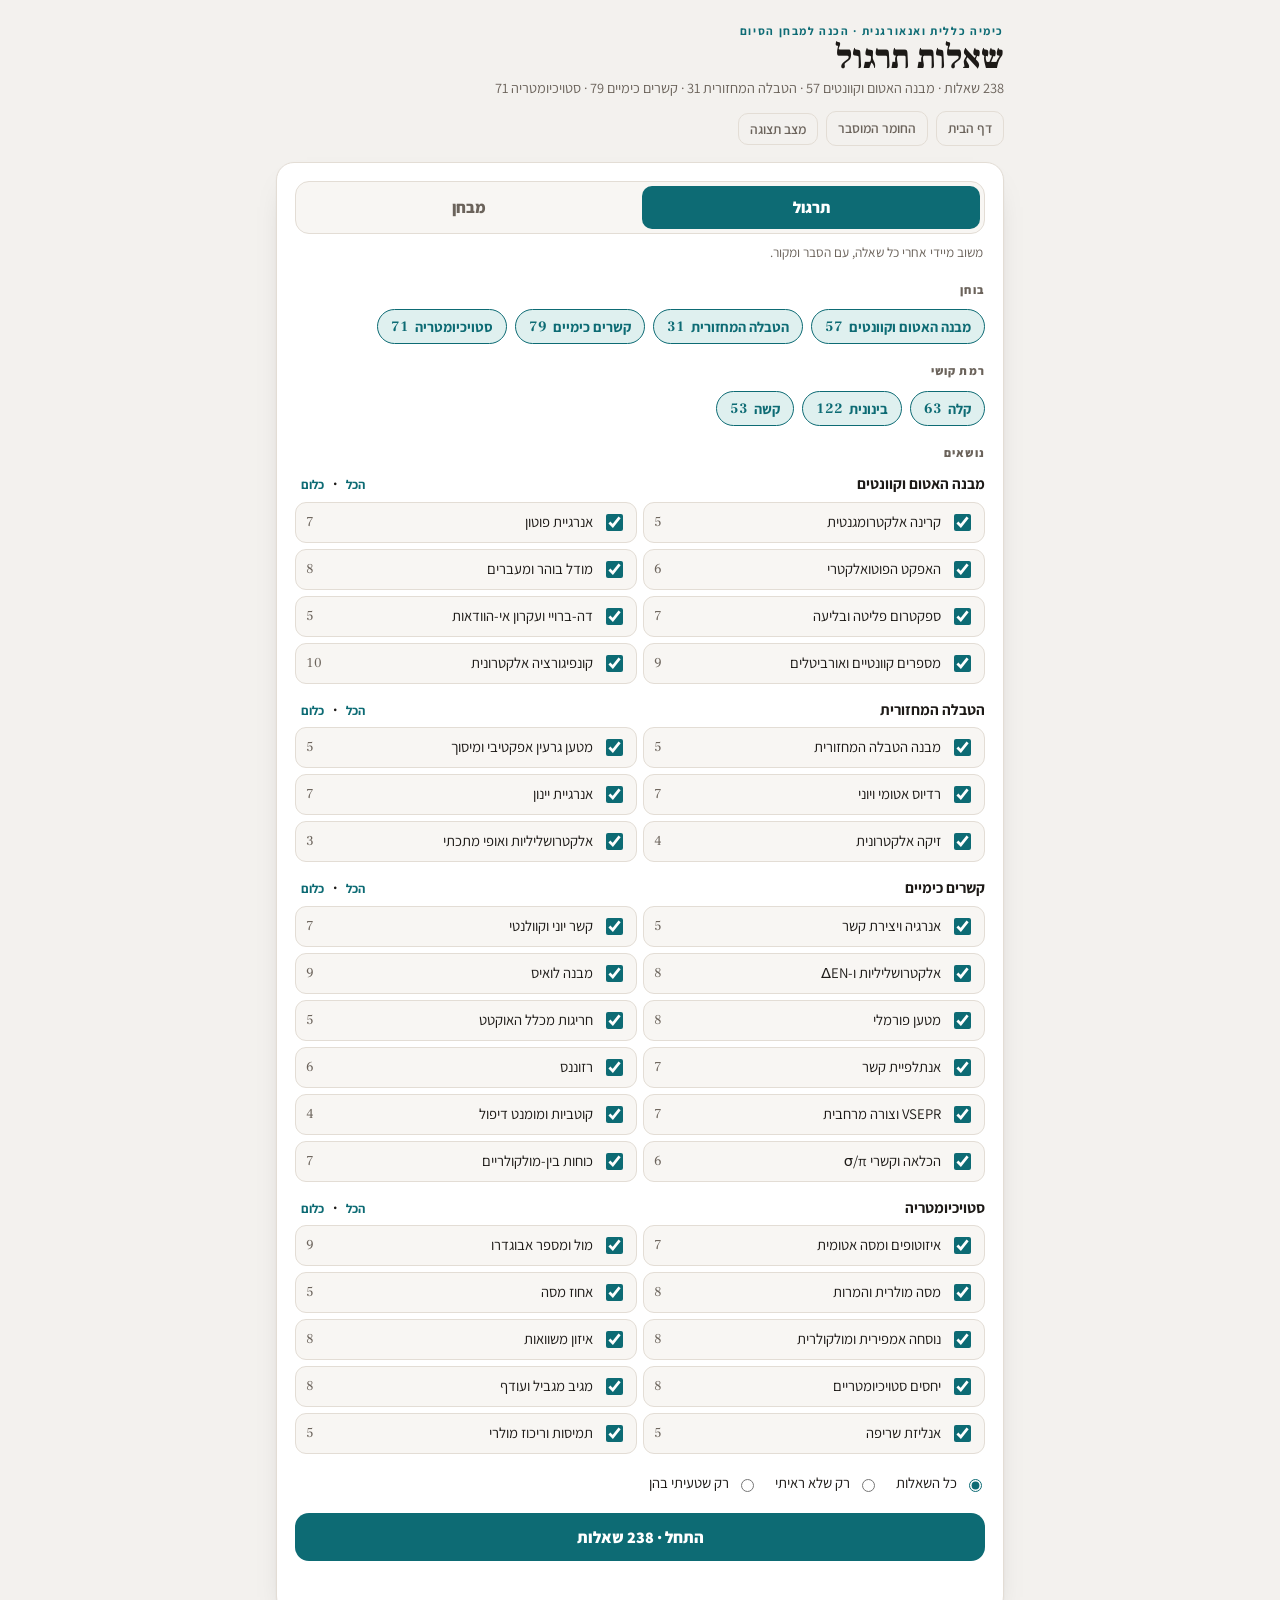
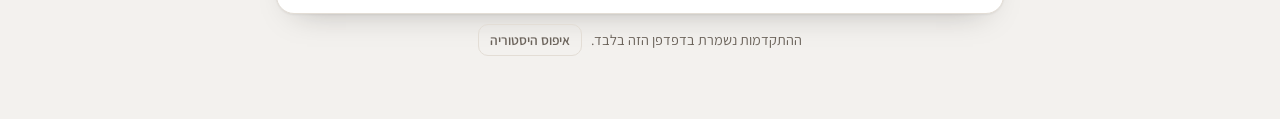
<file: docs/practice.html>
<!doctype html>
<html lang="he" dir="rtl">
<head>
<meta charset="utf-8">
<meta name="viewport" content="width=device-width, initial-scale=1, viewport-fit=cover">
<title>כימיה – שאלות תרגול</title>
<link rel="preconnect" href="https://fonts.googleapis.com">
<link rel="preconnect" href="https://fonts.gstatic.com" crossorigin>
<link rel="stylesheet" href="https://fonts.googleapis.com/css2?family=Assistant:wght@400;500;600;700;800&family=Frank+Ruhl+Libre:wght@500;700;900&display=swap">
<style>
  :root{
    --bg:#f3f1ee; --surface:#ffffff; --surface-2:#f8f6f3;
    --ink:#1d1a17; --muted:#6b635b; --line:#e3ddd5;
    --accent:#0d6b74; --accent-ink:#ffffff; --accent-soft:#dff0ef;
    --good:#1c7c54; --good-bg:#e3f3ea; --good-line:#a8d8bf;
    --bad:#b3261e; --bad-bg:#fbe7e4; --bad-line:#efb9b2;
    --warn:#a8650f; --warn-bg:#fbf0dc;
    --shadow:0 1px 2px rgba(29,26,23,.05),0 14px 32px -20px rgba(29,26,23,.35);
    --serif:"Frank Ruhl Libre",Georgia,serif;
    --sans:"Assistant","Segoe UI",system-ui,sans-serif;
    color-scheme:light;
  }
  @media (prefers-color-scheme:dark){:root:not([data-theme="light"]){
    --bg:#161311; --surface:#211d1a; --surface-2:#2a2521;
    --ink:#f1ebe4; --muted:#a89e94; --line:#3a332d;
    --accent:#5cc6c9; --accent-ink:#06201f; --accent-soft:#15302f;
    --good:#5fcf98; --good-bg:#15301f; --good-line:#27573c;
    --bad:#f0857c; --bad-bg:#3a1c19; --bad-line:#6b322c;
    --warn:#e7ac52; --warn-bg:#35280f;
    --shadow:0 1px 2px rgba(0,0,0,.4),0 16px 34px -20px rgba(0,0,0,.75);
    color-scheme:dark;
  }}
  :root[data-theme="dark"]{
    --bg:#161311; --surface:#211d1a; --surface-2:#2a2521;
    --ink:#f1ebe4; --muted:#a89e94; --line:#3a332d;
    --accent:#5cc6c9; --accent-ink:#06201f; --accent-soft:#15302f;
    --good:#5fcf98; --good-bg:#15301f; --good-line:#27573c;
    --bad:#f0857c; --bad-bg:#3a1c19; --bad-line:#6b322c;
    --warn:#e7ac52; --warn-bg:#35280f;
    --shadow:0 1px 2px rgba(0,0,0,.4),0 16px 34px -20px rgba(0,0,0,.75);
    color-scheme:dark;
  }
  *{box-sizing:border-box}
  html{padding-top:env(safe-area-inset-top,0px);padding-bottom:env(safe-area-inset-bottom,0px)}
  body{margin:0;background:var(--bg);color:var(--ink);font-family:var(--sans);line-height:1.55;-webkit-font-smoothing:antialiased}
  [hidden]{display:none!important}
  button{font-family:inherit}
  .wrap{max-width:760px;margin:0 auto;padding:22px 16px 48px;display:flex;flex-direction:column;gap:16px}

  header{display:flex;align-items:flex-end;justify-content:space-between;gap:12px;flex-wrap:wrap}
  .kicker{font-size:.72rem;font-weight:700;letter-spacing:.14em;color:var(--accent)}
  h1{font-family:var(--serif);font-weight:900;font-size:2.1rem;margin:0;line-height:1.1}
  .sub{color:var(--muted);font-size:.9rem}
  .hlinks{display:flex;gap:8px;align-items:center}
  .link{color:var(--muted);font-size:.85rem;font-weight:600;text-decoration:none;border:1px solid var(--line);
    padding:6px 11px;border-radius:10px;background:transparent;cursor:pointer}
  .link:hover{color:var(--ink);border-color:var(--muted)}

  .card{background:var(--surface);border:1px solid var(--line);border-radius:18px;box-shadow:var(--shadow)}
  .pad{padding:18px}
  .sec-title{font-size:.74rem;font-weight:800;letter-spacing:.1em;color:var(--muted);margin:0 0 10px}

  .seg{display:grid;grid-template-columns:1fr 1fr;gap:4px;padding:4px;border-radius:14px;background:var(--surface-2);border:1px solid var(--line)}
  .seg button{border:none;background:transparent;color:var(--muted);font-weight:800;font-size:1rem;padding:11px;border-radius:10px;cursor:pointer}
  .seg button[aria-pressed="true"]{background:var(--accent);color:var(--accent-ink)}
  .seg-note{font-size:.84rem;color:var(--muted);margin:8px 2px 0}

  .chips{display:flex;flex-wrap:wrap;gap:8px}
  .chip{border:1.5px solid var(--line);background:var(--surface);color:var(--muted);font-weight:700;font-size:.9rem;
    padding:7px 13px;border-radius:999px;cursor:pointer;display:inline-flex;gap:6px;align-items:center}
  .chip b{font-family:var(--serif);font-variant-numeric:tabular-nums}
  .chip[aria-pressed="true"]{border-color:var(--accent);color:var(--accent);background:var(--accent-soft)}

  .topics{display:flex;flex-direction:column;gap:14px}
  .tgroup h3{display:flex;justify-content:space-between;align-items:center;margin:0 0 6px;font-size:.95rem}
  .tgroup h3 button{border:none;background:none;color:var(--accent);font-weight:700;font-size:.8rem;cursor:pointer}
  .tlist{display:grid;grid-template-columns:repeat(2,minmax(0,1fr));gap:6px}
  .trow{display:flex;align-items:center;gap:9px;padding:8px 10px;border-radius:11px;border:1px solid var(--line);
    background:var(--surface-2);cursor:pointer;font-size:.92rem;min-width:0}
  .trow input{accent-color:var(--accent);width:17px;height:17px;flex:0 0 auto}
  .trow .nm{flex:1;min-width:0;overflow:hidden;text-overflow:ellipsis;white-space:nowrap}
  .trow .ct{font-family:var(--serif);color:var(--muted);font-variant-numeric:tabular-nums;font-size:.85rem}
  .trow .acc{font-size:.72rem;font-weight:800;padding:1px 7px;border-radius:99px;font-variant-numeric:tabular-nums}
  .acc.hi{background:var(--good-bg);color:var(--good)} .acc.mid{background:var(--warn-bg);color:var(--warn)} .acc.lo{background:var(--bad-bg);color:var(--bad)}

  .opts{display:flex;flex-wrap:wrap;gap:8px 18px;align-items:center}
  .opts label{display:flex;gap:7px;align-items:center;font-size:.92rem;cursor:pointer}
  .opts input{accent-color:var(--accent)}
  select{font-family:inherit;font-size:.92rem;padding:6px 10px;border-radius:9px;border:1px solid var(--line);background:var(--surface);color:var(--ink)}

  .btn{border:none;border-radius:14px;font-weight:800;font-size:1.02rem;cursor:pointer;padding:13px 22px;
    background:var(--accent);color:var(--accent-ink);transition:filter .15s,transform .08s}
  .btn:hover{filter:brightness(1.06)} .btn:active{transform:translateY(1px)}
  .btn:disabled{opacity:.45;cursor:default;filter:none}
  .btn.ghost{background:transparent;color:var(--ink);border:1.5px solid var(--line)}
  .btn.block{width:100%}
  :focus-visible{outline:3px solid var(--accent);outline-offset:2px}

  /* quiz */
  .qtop{display:flex;align-items:center;justify-content:space-between;gap:10px;flex-wrap:wrap}
  .prog{flex:1;min-width:160px;display:flex;flex-direction:column;gap:5px}
  .prog-row{display:flex;justify-content:space-between;font-size:.84rem;color:var(--muted);font-weight:600}
  .prog-row b{font-family:var(--serif);color:var(--ink);font-variant-numeric:tabular-nums}
  .bar{height:7px;border-radius:99px;background:var(--line);overflow:hidden}
  .bar i{display:block;height:100%;background:var(--accent);width:0;transition:width .25s}
  .meta{display:flex;flex-wrap:wrap;gap:6px;margin-bottom:10px}
  .tag{font-size:.75rem;font-weight:700;padding:3px 9px;border-radius:99px;background:var(--surface-2);border:1px solid var(--line);color:var(--muted)}
  .tag.cat{color:var(--accent);border-color:var(--accent-soft);background:var(--accent-soft)}
  .qtext{font-size:1.18rem;font-weight:700;margin:0 0 14px;line-height:1.5}
  .answers{display:flex;flex-direction:column;gap:9px}
  .ans{display:flex;gap:12px;align-items:flex-start;text-align:right;width:100%;border:1.5px solid var(--line);background:var(--surface);
    color:var(--ink);border-radius:13px;padding:12px 14px;font-size:1rem;cursor:pointer;line-height:1.45}
  .ans:hover:not(:disabled){border-color:var(--muted)}
  .ans .k{flex:0 0 auto;width:26px;height:26px;border-radius:8px;display:grid;place-items:center;background:var(--surface-2);
    border:1px solid var(--line);font-weight:800;font-size:.85rem;color:var(--muted)}
  .ans.sel{border-color:var(--accent);background:var(--accent-soft)}
  .ans.sel .k{background:var(--accent);color:var(--accent-ink);border-color:var(--accent)}
  .ans.right{border-color:var(--good);background:var(--good-bg)}
  .ans.right .k{background:var(--good);color:#fff;border-color:var(--good)}
  .ans.wrong{border-color:var(--bad);background:var(--bad-bg)}
  .ans.wrong .k{background:var(--bad);color:#fff;border-color:var(--bad)}
  .ans:disabled{cursor:default}
  .explain{margin-top:14px;padding:13px 15px;border-radius:13px;background:var(--surface-2);border:1px solid var(--line)}
  .explain .v{font-weight:800;margin-bottom:4px}
  .explain .v.ok{color:var(--good)} .explain .v.no{color:var(--bad)}
  .src{margin-top:8px;font-size:.82rem;color:var(--muted)} .src a{color:var(--accent);font-weight:700}
  .qnav{display:flex;gap:10px;justify-content:space-between;margin-top:16px;flex-wrap:wrap}

  /* results */
  .score{display:flex;flex-direction:column;align-items:center;gap:4px;text-align:center;padding:24px 18px}
  .score .big{font-family:var(--serif);font-weight:900;font-size:3.6rem;line-height:1;font-variant-numeric:tabular-nums}
  .score .big small{font-size:1.4rem;color:var(--muted)}
  .brk{width:100%;border-collapse:collapse;font-size:.92rem}
  .brk td,.brk th{padding:8px 10px;border-bottom:1px solid var(--line);text-align:right}
  .brk th{font-size:.74rem;color:var(--muted);letter-spacing:.06em}
  .brk .n{font-family:var(--serif);font-variant-numeric:tabular-nums;text-align:center;width:70px}
  .review{display:flex;flex-direction:column;gap:10px}
  .rv{border:1px solid var(--line);border-inline-start:4px solid var(--bad);border-radius:12px;padding:12px 14px;background:var(--surface)}
  .rv .q{font-weight:700;margin-bottom:6px}
  .rv .yours{color:var(--bad);font-size:.92rem} .rv .right{color:var(--good);font-size:.92rem;font-weight:700}
  .rv .e{font-size:.9rem;color:var(--muted);margin-top:6px}
  .row-btns{display:grid;grid-template-columns:1fr 1fr;gap:10px}
  .empty{color:var(--muted);text-align:center;padding:10px}
  .toast{font-size:.85rem;color:var(--muted);min-height:1.2em}

  @media (max-width:560px){
    h1{font-size:1.8rem}
    .tlist{grid-template-columns:1fr}
    .qtext{font-size:1.08rem}
    .row-btns{grid-template-columns:1fr}
  }
  @media (prefers-reduced-motion:reduce){.bar i{transition:none}}
.li{direction:ltr;unicode-bidi:isolate}
</style>
<script data-goatcounter="https://zivgabel.goatcounter.com/count" async src="https://gc.zgo.at/count.js"></script>
</head>
<body>
<div class="wrap">
  <header>
    <div>
      <div class="kicker">כימיה כללית ואנאורגנית · הכנה למבחן הסיום</div>
      <h1>שאלות תרגול</h1>
      <div class="sub" id="totalLine">טוען שאלות…</div>
    </div>
    <div class="hlinks">
      <a class="link" href="index.html">דף הבית</a>
      <a class="link" href="guide.html">החומר המוסבר</a>
      <button class="link" id="themeBtn" type="button">מצב תצוגה</button>
    </div>
  </header>

  <!-- SETUP -->
  <section id="setup" hidden>
    <div class="card pad" style="display:flex;flex-direction:column;gap:18px">
      <div>
        <div class="seg" role="group" aria-label="מצב">
          <button type="button" id="mPractice" aria-pressed="true">תרגול</button>
          <button type="button" id="mExam" aria-pressed="false">מבחן</button>
        </div>
        <p class="seg-note" id="modeNote"></p>
      </div>

      <div>
        <p class="sec-title">בוחן</p>
        <div class="chips" id="cats"></div>
      </div>

      <div>
        <p class="sec-title">רמת קושי</p>
        <div class="chips" id="diffs"></div>
      </div>

      <div>
        <p class="sec-title">נושאים</p>
        <div class="topics" id="topics"></div>
      </div>

      <div class="opts">
        <label><input type="radio" name="pool" value="all" checked> כל השאלות</label>
        <label><input type="radio" name="pool" value="unseen"> רק שלא ראיתי</label>
        <label><input type="radio" name="pool" value="wrong"> רק שטעיתי בהן</label>
        <label id="lenWrap" hidden>אורך המבחן
          <select id="examLen"><option>20</option><option selected>50</option><option>100</option><option value="0">הכל</option></select>
        </label>
      </div>

      <button class="btn block" id="startBtn" type="button">התחל</button>
      <div class="toast" id="setupNote"></div>
    </div>
    <p class="sub" style="text-align:center;margin-top:10px">
      ההתקדמות נשמרת בדפדפן הזה בלבד. <button class="link" id="resetBtn" type="button" style="margin-inline-start:6px">איפוס היסטוריה</button>
    </p>
  </section>

  <!-- QUIZ -->
  <section id="quiz" hidden>
    <div class="card pad">
      <div class="qtop" style="margin-bottom:14px">
        <div class="prog">
          <div class="prog-row"><span id="progLabel">שאלה</span><b id="progNum">1/20</b></div>
          <div class="bar"><i id="progBar"></i></div>
        </div>
        <div class="hlinks">
          <button class="link" id="homeBtn" type="button">→ דף ראשי</button>
          <button class="link" id="quitBtn" type="button">סיום וסיכום</button>
        </div>
      </div>
      <div class="meta" id="qmeta"></div>
      <p class="qtext" id="qtext"></p>
      <div class="answers" id="answers"></div>
      <div class="explain" id="explain" hidden></div>
      <div class="qnav">
        <button class="btn ghost" id="prevBtn" type="button">→ הקודמת</button>
        <button class="btn" id="nextBtn" type="button">הבאה ←</button>
      </div>
    </div>
    <p class="sub" style="text-align:center;margin-top:10px">מקשים: 1–4 לבחירה · Enter להמשך</p>
  </section>

  <!-- RESULTS -->
  <section id="results" hidden></section>
</div>

<script>
const CAT = { atom:"מבנה האטום וקוונטים", periodic:"הטבלה המחזורית", bonds:"קשרים כימיים", stoich:"סטויכיומטריה" };
const CAT_ORDER = ["atom","periodic","bonds","stoich"];
const GUIDE = {"אנרגיה ויצירת קשר":"b1","קשר יוני וקוולנטי":"b2","אלקטרושליליות ו-ΔEN":"b2","מבנה לואיס":"b3","מטען פורמלי":"b4","חריגות מכלל האוקטט":"b5","אנתלפיית קשר":"b6","רזוננס":"b7","VSEPR וצורה מרחבית":"b8","קוטביות ומומנט דיפול":"b9","הכלאה וקשרי σ/π":"b10","כוחות בין-מולקולריים":"b11","איזוטופים ומסה אטומית":"s1","מול ומספר אבוגדרו":"s2","מסה מולרית והמרות":"s3","אחוז מסה":"s4","נוסחה אמפירית ומולקולרית":"s5","איזון משוואות":"s6","יחסים סטויכיומטריים":"s7","מגיב מגביל ועודף":"s8","אנליזת שריפה":"s9","תמיסות וריכוז מולרי":"s10","קרינה אלקטרומגנטית":"q2","אנרגיית פוטון":"q6","האפקט הפוטואלקטרי":"q7","מודל בוהר ומעברים":"q8","ספקטרום פליטה ובליעה":"q9","דה-ברויי ועקרון אי-הוודאות":"q11","מספרים קוונטיים ואורביטלים":"q14","קונפיגורציה אלקטרונית":"q18","מבנה הטבלה המחזורית":"p1","מטען גרעין אפקטיבי ומיסוך":"p2","רדיוס אטומי ויוני":"p3","אנרגיית יינון":"p5","זיקה אלקטרונית":"p8","אלקטרושליליות ואופי מתכתי":"p9"};
const DIFF = { easy:"קלה", medium:"בינונית", hard:"קשה" };
const KEYS = ["א","ב","ג","ד"];
const $ = id => document.getElementById(id);
const esc = s => String(s).replace(/[&<>"]/g, c => ({"&":"&amp;","<":"&lt;",">":"&gt;",'"':"&quot;"}[c]));

let Q = [], byTopic = {}, topicCat = {};
let mode = "practice";
let catsOn = new Set(CAT_ORDER), topicsOn = new Set();
const DIFF_ORDER = ["easy","medium","hard"];
let diffOn = new Set(DIFF_ORDER);
let run = null; // {items:[q], answers:[idx|null], i, mode, revealed:Set}

// ---- analytics (GoatCounter events; no-op if not loaded) ----
function track(name){ try{ if(window.goatcounter && window.goatcounter.count) window.goatcounter.count({path:name, title:name, event:true}); }catch(e){} }

// ---- history (per-viewer, best effort) ----
let hist = {};
try { hist = JSON.parse(localStorage.getItem("chem_hist") || "{}") || {}; } catch(e) { hist = {}; }
const saveHist = () => { try { localStorage.setItem("chem_hist", JSON.stringify(hist)); } catch(e) {} };
function record(q, ok){
  const h = hist[q.id] || [0,0,0];
  h[0]++; if(ok) h[1]++; h[2] = ok ? 1 : 0;
  hist[q.id] = h;
}

function srcLabel(q){
  let m;
  if((m = /^Lecture(\d+)/.exec(q.f))) return "הרצאה " + m[1] + " · שקף " + q.p;
  if((m = /^Tutorial(\d+)/.exec(q.f))) return "תרגול " + m[1] + " · עמ' " + q.p;
  return "חומר כללי";
}
function guideLink(q){ const a = GUIDE[q.t]; return a ? ' · <a href="guide.html#'+a+'" target="_blank" rel="noopener">לקריאה בחומר</a>' : ""; }
function shuffle(a){ for(let i=a.length-1;i>0;i--){ const j=Math.floor(Math.random()*(i+1)); [a[i],a[j]]=[a[j],a[i]]; } return a; }

// ---- setup screen ----
function renderSetup(){
  $("modeNote").textContent = mode === "practice"
    ? "משוב מיידי אחרי כל שאלה, עם הסבר ומקור."
    : "בלי משוב עד הסוף. בסיום: ציון, פירוט לפי נושא וסקירת טעויות.";
  $("mPractice").setAttribute("aria-pressed", mode==="practice");
  $("mExam").setAttribute("aria-pressed", mode==="exam");
  $("lenWrap").hidden = mode !== "exam";

  renderDiffs();
  $("cats").innerHTML = CAT_ORDER.filter(c => Q.some(q=>q.c===c)).map(c => {
    const n = Q.filter(q=>q.c===c).length;
    return '<button type="button" class="chip" data-cat="'+c+'" aria-pressed="'+catsOn.has(c)+'">'+CAT[c]+' <b>'+n+'</b></button>';
  }).join("");

  const groups = CAT_ORDER.filter(c => catsOn.has(c) && Q.some(q=>q.c===c));
  $("topics").innerHTML = groups.map(c => {
    const ts = Object.keys(byTopic).filter(t => topicCat[t]===c);
    return '<div class="tgroup"><h3>'+CAT[c]+'<span><button type="button" data-all="'+c+'">הכל</button> · <button type="button" data-none="'+c+'">כלום</button></span></h3>'+
      '<div class="tlist">'+ts.map(t => {
        const qs = byTopic[t];
        const seen = qs.filter(q=>hist[q.id]);
        let acc = "";
        if(seen.length){
          const pct = Math.round(100*seen.filter(q=>hist[q.id][2]).length/seen.length);
          acc = '<span class="acc '+(pct>=80?"hi":pct>=60?"mid":"lo")+'" title="אחוז הצלחה אחרון ב-'+seen.length+' שאלות שראית">'+pct+'%</span>';
        }
        return '<label class="trow"><input type="checkbox" data-topic="'+esc(t)+'"'+(topicsOn.has(t)?" checked":"")+'>'+
          '<span class="nm" title="'+esc(t)+'">'+esc(t)+'</span>'+acc+'<span class="ct">'+qs.length+'</span></label>';
      }).join("")+'</div></div>';
  }).join("") || '<div class="empty">בחרו לפחות מקור אחד</div>';
  updateStart();
}

function renderDiffs(){
  const base = Q.filter(q => catsOn.has(q.c) && topicsOn.has(q.t));
  $("diffs").innerHTML = DIFF_ORDER.map(d =>
    '<button type="button" class="chip" data-diff="'+d+'" aria-pressed="'+diffOn.has(d)+'">'+DIFF[d]+' <b>'+base.filter(q=>q.d===d).length+'</b></button>'
  ).join("");
}
function pool(){
  const p = document.querySelector('input[name="pool"]:checked').value;
  return Q.filter(q => catsOn.has(q.c) && topicsOn.has(q.t) && diffOn.has(q.d) &&
    (p==="all" || (p==="unseen" && !hist[q.id]) || (p==="wrong" && hist[q.id] && !hist[q.id][2])));
}
function updateStart(){
  renderDiffs();
  const n = pool().length;
  let take = n;
  if(mode==="exam"){ const L = +$("examLen").value; if(L) take = Math.min(L, n); }
  $("startBtn").disabled = !take;
  $("startBtn").textContent = take ? "התחל · "+take+" שאלות" : "אין שאלות בבחירה הזו";
}

$("mPractice").onclick = () => { mode="practice"; renderSetup(); };
$("mExam").onclick = () => { mode="exam"; renderSetup(); };
$("diffs").onclick = e => {
  const b = e.target.closest("[data-diff]"); if(!b) return;
  const d = b.dataset.diff;
  if(diffOn.has(d)){ if(diffOn.size > 1) diffOn.delete(d); } else diffOn.add(d);
  renderDiffs(); updateStart();
};
$("cats").onclick = e => {
  const b = e.target.closest("[data-cat]"); if(!b) return;
  const c = b.dataset.cat;
  if(catsOn.has(c)){ catsOn.delete(c); } else { catsOn.add(c); Object.keys(byTopic).forEach(t=>{ if(topicCat[t]===c) topicsOn.add(t); }); }
  renderSetup();
};
$("topics").addEventListener("change", e => {
  const cb = e.target.closest("[data-topic]"); if(!cb) return;
  cb.checked ? topicsOn.add(cb.dataset.topic) : topicsOn.delete(cb.dataset.topic);
  updateStart();
});
$("topics").addEventListener("click", e => {
  const a = e.target.closest("[data-all],[data-none]"); if(!a) return;
  const c = a.dataset.all || a.dataset.none;
  Object.keys(byTopic).forEach(t => { if(topicCat[t]===c){ a.dataset.all ? topicsOn.add(t) : topicsOn.delete(t); } });
  renderSetup();
});
document.querySelectorAll('input[name="pool"]').forEach(r => r.onchange = updateStart);
$("examLen").onchange = updateStart;
$("resetBtn").onclick = () => {
  const b = $("resetBtn");
  if(b.dataset.armed){ hist = {}; saveHist(); delete b.dataset.armed; b.textContent = "איפוס היסטוריה"; renderSetup(); $("setupNote").textContent = "ההיסטוריה אופסה."; }
  else { b.dataset.armed = "1"; b.textContent = "ללחוץ שוב לאישור"; setTimeout(()=>{ delete b.dataset.armed; b.textContent="איפוס היסטוריה"; }, 4000); }
};

$("startBtn").onclick = () => {
  let items = shuffle(pool().slice());
  if(mode==="exam"){ const L = +$("examLen").value; if(L) items = items.slice(0, L); }
  start(items, mode);
};

function show(id){ ["setup","quiz","results"].forEach(s => $(s).hidden = s!==id); window.scrollTo({top:0}); }

// ---- quiz ----
function start(items, m){
  run = { items, answers: items.map(()=>null), i:0, mode:m, revealed:new Set() };
  track(m==="exam" ? "start-exam" : "start-practice");
  show("quiz"); renderQ();
}
function renderQ(){
  const q = run.items[run.i], a = run.answers[run.i], n = run.items.length;
  const revealed = run.mode==="practice" && run.revealed.has(run.i);
  $("progLabel").textContent = run.mode==="exam" ? "מבחן" : "תרגול";
  $("progNum").textContent = (run.i+1)+"/"+n;
  $("progBar").style.width = (100*(run.i+(revealed||a!==null?1:0))/n)+"%";
  $("qmeta").innerHTML = '<span class="tag cat">'+CAT[q.c]+'</span><span class="tag">'+esc(q.t)+'</span><span class="tag">'+DIFF[q.d]+'</span>';
  $("qtext").innerHTML = q.q;
  $("answers").innerHTML = q.o.map((o,k) => {
    let cls = "ans";
    if(revealed){ if(k===q.a) cls+=" right"; else if(k===a) cls+=" wrong"; }
    else if(k===a) cls+=" sel";
    return '<button type="button" class="'+cls+'" data-k="'+k+'"'+(revealed?" disabled":"")+'><span class="k">'+KEYS[k]+'</span><span>'+o+'</span></button>';
  }).join("");
  const ex = $("explain");
  if(revealed){
    const ok = a===q.a;
    ex.innerHTML = '<div class="v '+(ok?"ok":"no")+'">'+(ok?"נכון":"לא נכון · התשובה הנכונה: "+KEYS[q.a])+'</div><div>'+q.e+'</div><div class="src">מקור: '+esc(srcLabel(q))+guideLink(q)+'</div>';
    ex.hidden = false;
  } else ex.hidden = true;
  $("prevBtn").hidden = run.mode==="practice" || run.i===0;
  const last = run.i===n-1;
  if(run.mode==="practice"){
    $("nextBtn").textContent = revealed ? (last ? "סיכום" : "הבאה ←") : "בדיקה";
    $("nextBtn").disabled = !revealed && a===null;
  } else {
    $("nextBtn").textContent = last ? "הגשת המבחן" : "הבאה ←";
    $("nextBtn").disabled = false;
  }
}
function choose(k){
  if(!run) return;
  if(run.mode==="practice" && run.revealed.has(run.i)) return;
  run.answers[run.i] = k;
  if(run.mode==="practice"){ reveal(); } else renderQ();
}
function reveal(){
  const q = run.items[run.i];
  run.revealed.add(run.i);
  record(q, run.answers[run.i]===q.a); saveHist();
  renderQ();
}
function next(){
  const n = run.items.length;
  if(run.mode==="practice"){
    if(!run.revealed.has(run.i)){ if(run.answers[run.i]!==null) reveal(); return; }
    if(run.i<n-1){ run.i++; renderQ(); } else finish();
  } else {
    if(run.i<n-1){ run.i++; renderQ(); } else finish();
  }
}
$("answers").onclick = e => { const b = e.target.closest("[data-k]"); if(b) choose(+b.dataset.k); };
$("nextBtn").onclick = next;
$("prevBtn").onclick = () => { if(run.i>0){ run.i--; renderQ(); } };
$("quitBtn").onclick = () => finish(true);
$("homeBtn").onclick = () => {
  const b = $("homeBtn");
  const unsaved = run && run.mode==="exam" && run.answers.some(a=>a!==null);
  if(unsaved && !b.dataset.armed){
    b.dataset.armed = "1"; b.textContent = "ללחוץ שוב · המבחן לא יישמר";
    setTimeout(()=>{ delete b.dataset.armed; b.textContent = "→ דף ראשי"; }, 4000);
    return;
  }
  delete b.dataset.armed; b.textContent = "→ דף ראשי";
  run = null; show("setup"); renderSetup();
};
document.addEventListener("keydown", e => {
  if($("quiz").hidden || e.target.tagName==="SELECT") return;
  if(["1","2","3","4"].includes(e.key)){ choose(+e.key-1); e.preventDefault(); }
  else if(e.key==="Enter"){ if(!$("nextBtn").disabled) next(); e.preventDefault(); }
});

// ---- results ----
function finish(early){
  let items = run.items, answers = run.answers;
  if(run.mode==="exam"){
    items.forEach((q,k) => { if(answers[k]!==null) record(q, answers[k]===q.a); });
    saveHist();
  } else {
    const idx = [...run.revealed].sort((x,y)=>x-y);
    items = idx.map(k=>run.items[k]); answers = idx.map(k=>run.answers[k]);
  }
  if(run.mode==="exam" && early){
    const idx = answers.map((a,k)=>a===null?-1:k).filter(k=>k>=0);
    items = idx.map(k=>run.items[k]); answers = idx.map(k=>run.answers[k]);
  }
  const total = items.length, right = items.filter((q,k)=>answers[k]===q.a).length;
  track(run.mode==="exam" ? "finish-exam" : "finish-practice");
  const pct = total ? Math.round(100*right/total) : 0;
  const color = pct>=85 ? "var(--good)" : pct>=70 ? "var(--warn)" : "var(--bad)";
  const topics = {};
  items.forEach((q,k) => { const t = topics[q.t] || (topics[q.t]=[0,0]); t[0]++; if(answers[k]===q.a) t[1]++; });
  const rows = Object.entries(topics).sort((a,b)=> a[1][1]/a[1][0] - b[1][1]/b[1][0]).map(([t,[n,r]]) => {
    const p = Math.round(100*r/n);
    return '<tr><td>'+esc(t)+'</td><td class="n">'+r+'/'+n+'</td><td class="n"><span class="acc '+(p>=80?"hi":p>=60?"mid":"lo")+'" style="padding:2px 8px;border-radius:99px;font-weight:800">'+p+'%</span></td></tr>';
  }).join("");
  const wrong = items.map((q,k)=>[q,answers[k]]).filter(([q,a])=>a!==q.a);
  const rv = wrong.map(([q,a]) =>
    '<div class="rv"><div class="q">'+q.q+'</div>'+
    (a===null ? '<div class="yours">לא נענתה</div>' : '<div class="yours">ענית: '+q.o[a]+'</div>')+
    '<div class="right">נכון: '+q.o[q.a]+'</div><div class="e">'+q.e+'</div><div class="src">מקור: '+esc(srcLabel(q))+guideLink(q)+'</div></div>').join("");
  $("results").innerHTML =
    '<div class="card score"><span class="sec-title" style="margin:0">'+(run.mode==="exam"?"ציון המבחן":"סיכום תרגול")+'</span>'+
      '<span class="big" style="color:'+color+'">'+pct+'<small>%</small></span>'+
      '<span class="sub">'+right+' נכונות מתוך '+total+'</span></div>'+
    (rows ? '<div class="card pad" style="margin-top:14px"><p class="sec-title">לפי נושא (מהחלש לחזק)</p><div style="overflow-x:auto"><table class="brk"><thead><tr><th>נושא</th><th class="n">נכון</th><th class="n">%</th></tr></thead><tbody>'+rows+'</tbody></table></div></div>' : '')+
    '<div class="row-btns" style="margin-top:14px">'+
      '<button class="btn" id="retryWrong" type="button"'+(wrong.length?'':' disabled')+'>תרגול הטעויות ('+wrong.length+')</button>'+
      '<button class="btn ghost" id="backSetup" type="button">חזרה להגדרות</button></div>'+
    (wrong.length ? '<p class="sec-title" style="margin-top:18px">סקירת טעויות</p><div class="review">'+rv+'</div>' : '<p class="empty" style="margin-top:14px">'+(total?"אין טעויות. כל הכבוד!":"לא נענו שאלות.")+'</p>');
  show("results");
  $("retryWrong").onclick = () => start(shuffle(wrong.map(([q])=>q)), "practice");
  $("backSetup").onclick = () => { show("setup"); renderSetup(); };
  run = null;
}

// ---- theme ----
try { const t = localStorage.getItem("chem_theme"); if(t) document.documentElement.setAttribute("data-theme", t); } catch(e) {}
$("themeBtn").onclick = () => {
  const cur = document.documentElement.getAttribute("data-theme");
  const dark = cur ? cur==="dark" : matchMedia("(prefers-color-scheme: dark)").matches;
  const nx = dark ? "light" : "dark";
  document.documentElement.setAttribute("data-theme", nx);
  try { localStorage.setItem("chem_theme", nx); } catch(e) {}
};

// ---- load ----
fetch("questions.json", {cache:"no-cache"}).then(r => r.json()).then(data => {
  Q = data;
  Q.forEach(q => { (byTopic[q.t] = byTopic[q.t] || []).push(q); topicCat[q.t] = q.c; topicsOn.add(q.t); });
  const h = location.hash.slice(1);
  if(CAT[h]){ catsOn = new Set([h]); }
  const c = CAT_ORDER.map(k => [k, Q.filter(q=>q.c===k).length]).filter(x=>x[1]);
  $("totalLine").textContent = Q.length + " שאלות · " + c.map(([k,n]) => CAT[k]+" "+n).join(" · ");
  show("setup"); renderSetup();
}).catch(() => { $("totalLine").textContent = "לא ניתן לטעון את השאלות. רעננו את הדף."; });
</script>
</body>
</html>
</file>
<file: docs/site.css>
:root{
  --paper:#f6f4ee; --card:#ffffff; --ink:#1b1d22; --ink-2:#4a4f59; --ink-3:#7b808a; --rule:#dfdbd0;
  --grid:rgba(27,29,34,.045);
  --bonds:#0d6b74; --bonds-soft:#dff0ef; --stoich:#b3530b; --stoich-soft:#fbeadb;
  --intro:#5b3fa0; --intro-soft:#ece6f7;
  --atom:#1f5fae; --atom-soft:#e1ecfa; --periodic:#a2365d; --periodic-soft:#f8e3ea; --exam:#2f6b3a; --exam-soft:#e2f0e3;
  --accent:var(--bonds); --accent-soft:var(--bonds-soft);
  --hl:#ffe45c; --hl-ink:#1f1a00;
  --trap:#c0262d; --trap-bg:#fde8e7;
  --ok:#1d7a4f; --ok-bg:#e2f3ea;
  --serif:"Frank Ruhl Libre",Georgia,serif; --sans:"Assistant","Segoe UI",system-ui,sans-serif;
  --col:46rem; --wide:64rem; --r:12px;
  color-scheme:light;
}
@media (prefers-color-scheme:dark){:root:not([data-theme="light"]){
  --paper:#121417; --card:#1b1e23; --ink:#ebe8e1; --ink-2:#b4b0a7; --ink-3:#8a867e; --rule:#2f333a; --grid:rgba(255,255,255,.035);
  --bonds:#5cc6c9; --bonds-soft:#15302f; --intro:#b8a1f2; --intro-soft:#261d3a; --stoich:#f0a35a; --stoich-soft:#36240f; --atom:#8ab8f5; --atom-soft:#152740; --periodic:#f19bbb; --periodic-soft:#3a1826; --exam:#8fd39b; --exam-soft:#16301b;
  --hl:#f2d33a; --hl-ink:#1b1600; --trap:#ff7a73; --trap-bg:#3a1a19; --ok:#62d29a; --ok-bg:#14301f; color-scheme:dark;}}
:root[data-theme="dark"]{
  --paper:#121417; --card:#1b1e23; --ink:#ebe8e1; --ink-2:#b4b0a7; --ink-3:#8a867e; --rule:#2f333a; --grid:rgba(255,255,255,.035);
  --bonds:#5cc6c9; --bonds-soft:#15302f; --intro:#b8a1f2; --intro-soft:#261d3a; --stoich:#f0a35a; --stoich-soft:#36240f; --atom:#8ab8f5; --atom-soft:#152740; --periodic:#f19bbb; --periodic-soft:#3a1826; --exam:#8fd39b; --exam-soft:#16301b;
  --hl:#f2d33a; --hl-ink:#1b1600; --trap:#ff7a73; --trap-bg:#3a1a19; --ok:#62d29a; --ok-bg:#14301f; color-scheme:dark;}
*{box-sizing:border-box}
html{scroll-behavior:smooth;scroll-padding-top:4.2rem}
@media (prefers-reduced-motion:reduce){html{scroll-behavior:auto}}
body{margin:0;background:var(--paper);color:var(--ink);font-family:var(--sans);font-size:1.08rem;line-height:1.75;
  background-image:linear-gradient(var(--grid) 1px,transparent 1px),linear-gradient(90deg,var(--grid) 1px,transparent 1px);background-size:22px 22px;
  -webkit-font-smoothing:antialiased}
[data-part="bonds"]{--accent:var(--bonds);--accent-soft:var(--bonds-soft)}
[data-part="stoich"]{--accent:var(--stoich);--accent-soft:var(--stoich-soft)}
[data-part="atom"]{--accent:var(--atom);--accent-soft:var(--atom-soft)}
[data-part="periodic"]{--accent:var(--periodic);--accent-soft:var(--periodic-soft)}
[data-part="exam"]{--accent:var(--exam);--accent-soft:var(--exam-soft)}
a{color:inherit;text-decoration-color:var(--accent);text-underline-offset:3px}
:focus-visible{outline:3px solid var(--accent);outline-offset:2px;border-radius:4px}
sub,sup{font-size:.72em;line-height:0}
.page{padding-inline:max(16px,env(safe-area-inset-left,0px))}
.flow{max-width:var(--col);margin-inline:auto}
.flow>*+*{margin-block-start:1em}
.flow>.wide{--bw:min(var(--wide),calc(100vw - 32px));width:var(--bw);max-width:none;margin-inline:calc((100% - var(--bw))/2)}

/* top bar */
.topbar{position:sticky;top:0;z-index:20;background:color-mix(in srgb,var(--paper) 88%,transparent);backdrop-filter:blur(8px);border-bottom:1px solid var(--rule)}
.topbar .in{max-width:var(--wide);margin:auto;display:flex;align-items:center;gap:10px;padding:8px 16px;overflow-x:auto;scrollbar-width:none}
.topbar .in::-webkit-scrollbar{display:none}
.topbar b{font-family:var(--serif);font-weight:900;white-space:nowrap;margin-inline-end:6px}
.pill{white-space:nowrap;text-decoration:none;font-weight:700;font-size:.88rem;padding:5px 12px;border-radius:99px;border:1.5px solid var(--rule);background:var(--card);color:var(--ink-2)}
.pill.i{border-color:var(--intro);color:var(--intro)} .pill.b{border-color:var(--bonds);color:var(--bonds)} .pill.s{border-color:var(--stoich);color:var(--stoich)} .pill.a{border-color:var(--atom);color:var(--atom)} .pill.p{border-color:var(--periodic);color:var(--periodic)} .pill.x{border-color:var(--exam);color:var(--exam)}
.pill.go{background:var(--ink);color:var(--paper);border-color:var(--ink)}
.pill.btn{cursor:pointer;font-family:inherit}

/* hero */
.hero{max-width:var(--wide);margin:auto;padding:34px 16px 10px}
.kicker{font-size:.78rem;font-weight:800;letter-spacing:.14em;color:var(--ink-3)}
h1{font-family:var(--serif);font-weight:900;font-size:clamp(2.2rem,6vw,3.6rem);line-height:1.05;margin:.2em 0 .25em}
.lede{font-size:1.15rem;color:var(--ink-2);max-width:40rem;margin:0}
.days{display:grid;grid-template-columns:repeat(auto-fit,minmax(16rem,1fr));gap:14px;margin-top:22px}
.day{background:var(--card);border:1px solid var(--rule);border-top:6px solid var(--accent);border-radius:var(--r);padding:16px 18px;text-decoration:none;display:block}
.day .d{font-size:.8rem;font-weight:800;letter-spacing:.08em;color:var(--accent)}
.day h2{font-family:var(--serif);font-size:1.6rem;margin:.1em 0 .2em;line-height:1.2}
.day p{margin:0;color:var(--ink-2);font-size:.95rem;line-height:1.55}
.legend{display:flex;flex-wrap:wrap;gap:8px 16px;margin-top:18px;font-size:.88rem;color:var(--ink-2)}
.legend span{display:inline-flex;align-items:center;gap:6px}
.sw{width:14px;height:14px;border-radius:3px;display:inline-block}

/* part header */
.part-head{max-width:var(--wide);margin:56px auto 8px;padding:26px 16px 8px;border-top:3px solid var(--accent)}
.part-head .d{font-weight:800;letter-spacing:.1em;font-size:.82rem;color:var(--accent)}
.part-head h2{font-family:var(--serif);font-weight:900;font-size:clamp(2rem,5vw,3rem);margin:.1em 0 .3em;line-height:1.1}
.part-head p{margin:0;color:var(--ink-2);max-width:42rem}
.toc{display:flex;flex-wrap:wrap;gap:6px;margin-top:14px}
.toc a{font-size:.85rem;font-weight:700;text-decoration:none;padding:4px 10px;border-radius:8px;background:var(--accent-soft);color:var(--accent)}

/* sections */
section.topic{padding-top:8px}
h3{font-family:var(--serif);font-weight:900;font-size:1.75rem;line-height:1.2;margin:2.2em 0 .2em;display:flex;gap:.5em;align-items:baseline}
h3 .n{font-family:var(--sans);font-size:.85rem;font-weight:800;color:var(--accent);background:var(--accent-soft);padding:2px 9px;border-radius:99px;flex:0 0 auto;transform:translateY(-3px)}
h4{font-size:1.15rem;font-weight:800;margin:1.6em 0 .2em}
p,li{text-wrap:pretty}
ul,ol{padding-inline-start:1.3em}
li+li{margin-top:.3em}
.src{font-size:.8rem;color:var(--ink-3);font-weight:600}
mark{background:linear-gradient(transparent 14%,var(--hl) 14%,var(--hl) 88%,transparent 88%);color:var(--hl-ink);padding-inline:.12em;font-weight:700;-webkit-box-decoration-break:clone;box-decoration-break:clone}
.f{font-family:"Segoe UI",Arial,sans-serif;direction:ltr;unicode-bidi:isolate;white-space:nowrap;font-weight:600}
.en{direction:ltr;unicode-bidi:isolate}
.li{direction:ltr;unicode-bidi:isolate}

.callout{border-radius:var(--r);padding:14px 16px}
.callout>.tag{display:inline-block;font-size:.74rem;font-weight:800;letter-spacing:.08em;padding:2px 10px;border-radius:99px;margin-bottom:6px}
.callout p{margin:.35em 0}.callout ul,.callout ol{margin:.35em 0}
.must{background:var(--hl);color:var(--hl-ink)} .must>.tag{background:var(--hl-ink);color:var(--hl)}
.must .f{color:var(--hl-ink)}
.trap{background:var(--trap-bg);border:2px solid var(--trap)} .trap>.tag{background:var(--trap);color:#fff}
.tip{background:var(--card);border:1px solid var(--rule);border-inline-start:5px solid var(--accent)} .tip>.tag{background:var(--accent);color:var(--card)}
.note{border:1px dashed var(--ink-3);font-size:.93rem;color:var(--ink-2)} .note>.tag{background:var(--ink-2);color:var(--paper)}

/* equation */
.eq{direction:ltr;text-align:center;font-family:"Segoe UI",Arial,sans-serif;font-size:1.15rem;font-weight:600;background:var(--card);border:1px solid var(--rule);border-radius:var(--r);padding:12px 14px;overflow-x:auto;line-height:1.9}
.eq small{font-weight:500;color:var(--ink-2);font-size:.85rem}
.frac{display:inline-flex;flex-direction:column;vertical-align:middle;text-align:center;margin:0 .2em;line-height:1.25}
.frac>span:first-child{border-bottom:1.6px solid currentColor;padding:0 .3em}
.frac>span:last-child{padding:0 .3em}

/* worked example */
.ex{background:var(--card);border:1px solid var(--rule);border-radius:var(--r);overflow:hidden}
.ex>header{background:var(--accent-soft);padding:9px 16px;font-weight:800;color:var(--accent);display:flow-root}
.ex>header small{font-weight:600;color:var(--ink-3);float:left;margin-inline-start:10px}
.ex>.body{padding:12px 16px}
.ex .q{font-weight:700}
.ex ol.steps{margin:.4em 0}
ol.steps{list-style:none;padding:0;counter-reset:s;display:grid;gap:.5rem}
ol.steps>li{counter-increment:s;display:grid;grid-template-columns:1.9rem 1fr;gap:.6rem;margin:0;align-items:start}
ol.steps>li::before{content:counter(s);width:1.9rem;height:1.9rem;border-radius:50%;display:grid;place-items:center;background:var(--accent);color:var(--card);font-weight:800;font-size:.9rem}
ol.steps>li>*{min-width:0}
.ans{margin-top:.6em;padding:8px 12px;border-radius:8px;background:var(--ok-bg);color:var(--ok);font-weight:800}

/* tables */
.tbl{overflow-x:auto;border:1px solid var(--rule);border-radius:var(--r);background:var(--card)}
table{border-collapse:collapse;width:100%;font-size:.96rem;line-height:1.5;font-variant-numeric:tabular-nums}
caption{caption-side:top;text-align:start;padding:10px 14px 4px;font-weight:800;font-size:.9rem;color:var(--ink-2)}
th,td{padding:8px 12px;text-align:start;vertical-align:top;border-bottom:1px solid var(--rule)}
thead th{background:var(--accent-soft);font-weight:800;white-space:nowrap}
tbody th{font-weight:700}
tbody tr:last-child>*{border-bottom:0}
td.hl{background:var(--hl);color:var(--hl-ink);font-weight:800}
td.ltr,th.ltr{direction:ltr;text-align:right}
td.f{text-align:right}

.compare{display:grid;grid-template-columns:repeat(auto-fit,minmax(14rem,1fr));gap:12px}
.compare>div{background:var(--card);border:1px solid var(--rule);border-radius:var(--r);padding:12px 14px;min-width:0}
.compare h5{margin:0 0 .4em;font-size:1.1rem;font-weight:800;border-bottom:3px solid var(--accent);padding-bottom:4px}
.compare ul{margin:0;font-size:.97rem}

figure{margin:1.6rem 0;background:var(--card);border:1px solid var(--rule);border-radius:var(--r);padding:14px}
figure svg{direction:ltr;display:block;width:100%;height:auto;max-width:100%}
figcaption{font-size:.9rem;color:var(--ink-2);margin-top:8px;line-height:1.55}
figcaption b{color:var(--ink)}
svg text{font-family:var(--sans);fill:var(--ink);font-size:15px}
svg .sm{font-size:13px;fill:var(--ink-2)} svg .b{font-weight:800} svg .ac{fill:var(--accent);font-weight:800} svg .tr{fill:var(--trap);font-weight:800}
svg .ln{stroke:var(--ink);stroke-width:2;fill:none;stroke-linecap:round;stroke-linejoin:round}
svg .ln-ac{stroke:var(--accent);stroke-width:3;fill:none;stroke-linecap:round}
svg .ln-d{stroke:var(--ink-3);stroke-width:1.5;fill:none;stroke-dasharray:5 5}
svg .bx{fill:var(--card);stroke:var(--ink-3);stroke-width:1.5}
svg .bx-ac{fill:var(--accent-soft);stroke:var(--accent);stroke-width:2}
svg .fa{fill:var(--accent)} svg .fs{fill:var(--accent-soft)} svg .fi{fill:var(--ink)} svg .ft{fill:var(--trap)}
svg .z1{fill:color-mix(in srgb,var(--accent) 12%,var(--card))} svg .z2{fill:color-mix(in srgb,var(--accent) 32%,var(--card))} svg .z3{fill:color-mix(in srgb,var(--accent) 60%,var(--card))}

details.sol{background:var(--card);border:1px solid var(--rule);border-radius:var(--r);padding:0}
details.sol>summary{cursor:pointer;padding:12px 16px;font-weight:800;list-style:none;display:flex;justify-content:space-between;gap:8px}
details.sol>summary::-webkit-details-marker{display:none}
details.sol>summary::after{content:"＋";color:var(--accent);font-weight:900}
details.sol[open]>summary::after{content:"－"}
details.sol>.body{padding:0 16px 14px;border-top:1px dashed var(--rule)}
details.sol h5{font-size:1rem;margin:1em 0 .2em;color:var(--accent)}
details.sol p{margin:.3em 0}

.recap{background:var(--card);border:1px solid var(--rule);border-top:6px solid var(--accent);border-radius:var(--r);padding:14px 18px}
.recap>.tag{display:inline-block;background:var(--ink);color:var(--paper);font-size:.74rem;font-weight:800;letter-spacing:.08em;padding:2px 10px;border-radius:99px}
.recap ol{margin:.5em 0 0}
.check{background:var(--accent-soft);border:1.5px dashed var(--accent);border-radius:var(--r);padding:12px 16px 6px;margin:1.6em 0 .4em}
.check>.tag{display:inline-block;background:var(--accent);color:var(--card);font-size:.74rem;font-weight:800;letter-spacing:.08em;padding:2px 10px;border-radius:99px}
.cq{padding:10px 0;border-bottom:1px dashed color-mix(in srgb,var(--accent) 35%,transparent)}
.cq:last-child{border-bottom:0}
.cq .q{margin:0 0 .45em;font-weight:600;display:flex;gap:10px;align-items:baseline}
.cq .qt{flex:1;min-width:0}
.cq .qn{flex:0 0 auto;width:1.6rem;height:1.6rem;border-radius:50%;display:inline-grid;place-items:center;background:var(--card);color:var(--accent);border:1.5px solid var(--accent);font-weight:800;font-size:.82rem}
details.reveal{margin-inline-start:2.2rem}
details.reveal>summary{display:inline-block;cursor:pointer;list-style:none;font-size:.82rem;font-weight:800;color:var(--accent);background:var(--card);border:1.5px solid var(--accent);border-radius:99px;padding:3px 12px;user-select:none}
details.reveal>summary::-webkit-details-marker{display:none}
details.reveal>summary::before{content:"👁 "}
details.reveal[open]>summary{background:var(--accent);color:var(--card)}
details.reveal[open]>summary::before{content:"✓ "}
details.reveal>.a{margin-top:8px;background:var(--card);border-radius:10px;padding:8px 12px;border-inline-start:4px solid var(--accent)}
details.reveal>.a p{margin:.25em 0}
details.reveal>.a p:first-child{font-weight:700}

.cta{display:flex;flex-wrap:wrap;gap:10px;justify-content:center;margin:26px 0}
.cta a{text-decoration:none;font-weight:800;padding:12px 20px;border-radius:12px;background:var(--accent);color:var(--card)}
footer{max-width:var(--col);margin:60px auto 40px;padding:0 16px;color:var(--ink-3);font-size:.85rem;text-align:center}

[data-part="intro"]{--accent:var(--intro);--accent-soft:var(--intro-soft)}
dl.kv{display:grid;grid-template-columns:minmax(6.5rem,max-content) 1fr;gap:.5rem 1.1rem;margin:0}
dl.kv dt{font-weight:800}
dl.kv dd{margin:0;min-width:0}
@media (max-width:520px){dl.kv{grid-template-columns:1fr}dl.kv dd{margin-bottom:.5rem}}
figure.narrow svg{max-width:26rem;margin-inline:auto}
svg .on-ac{fill:var(--card)}
svg .pt-m{fill:color-mix(in srgb,var(--accent) 14%,var(--card));stroke:var(--rule)}
svg .pt-md{fill:color-mix(in srgb,var(--stoich) 35%,var(--card));stroke:var(--rule)}
svg .pt-nm{fill:color-mix(in srgb,var(--bonds) 40%,var(--card));stroke:var(--rule)}
svg .pt-ng{fill:color-mix(in srgb,var(--accent) 60%,var(--card));stroke:var(--rule)}
svg .pt-t{font-size:12px;font-weight:700}
@media (max-width:560px){body{font-size:1.02rem}h3{font-size:1.45rem}.eq{font-size:1rem}th,td{padding:7px 9px}}
@media print{.topbar,.cta{display:none}details.reveal>.a{display:block}body{background:#fff}details.sol{break-inside:avoid}}
/* formula cards: big, clear, with a legend; click to enlarge */
.fcard{position:relative;margin:1.4rem 0;background:var(--card);border:1.5px solid var(--accent);border-radius:16px;padding:12px 16px 10px;cursor:zoom-in;box-shadow:0 2px 0 var(--accent-soft)}
.fcard:hover{box-shadow:0 4px 14px color-mix(in srgb,var(--accent) 25%,transparent)}
.fcard>.fname{display:inline-block;background:var(--accent);color:var(--card);font-size:.76rem;font-weight:800;letter-spacing:.06em;padding:2px 10px;border-radius:99px;margin-bottom:4px}
.fcard>.zoom{position:absolute;top:8px;left:10px;font-size:.78rem;font-weight:700;color:var(--ink-3)}
.fcard .fx{direction:ltr;unicode-bidi:isolate;text-align:center;font-family:"Cambria Math",Cambria,"Times New Roman",serif;font-size:1.75rem;line-height:1.6;padding:10px 6px 12px;overflow-x:auto;color:var(--ink)}
.fcard .fx .frac{font-size:.92em}
.fcard .fx .sep{display:inline-block;width:1.4em}
.fcard .fx .hl{color:var(--accent);font-weight:700}
.fcard .fx small{font-family:var(--sans);font-size:.55em;color:var(--ink-2)}
.fvars{display:grid;grid-template-columns:repeat(auto-fill,minmax(13rem,1fr));gap:4px 14px;margin:4px 0 0;padding-top:8px;border-top:1px dashed var(--rule);font-size:.9rem}
.fvars>div{display:flex;gap:8px;align-items:baseline}
.fvars dt{flex:0 0 auto;min-width:2.2rem;text-align:center;font-family:"Cambria Math",Cambria,"Times New Roman",serif;font-weight:700;font-size:1.05rem;color:var(--accent);direction:ltr;unicode-bidi:isolate}
.fvars dd{margin:0;color:var(--ink-2)}
.fvars .u{direction:ltr;unicode-bidi:isolate;font-family:"Segoe UI",Arial,sans-serif;font-size:.85em;color:var(--ink-3);white-space:nowrap}
.fnote{margin:6px 0 0;font-size:.88rem;color:var(--ink-2)}
dialog.fzoom{border:0;border-radius:18px;padding:0;max-width:min(92vw,60rem);width:100%;background:var(--paper);color:var(--ink)}
dialog.fzoom::backdrop{background:rgba(0,0,0,.55)}
dialog.fzoom .fcard{margin:0;cursor:default;border-width:2px}
dialog.fzoom .fcard .fx{font-size:clamp(1.9rem,5vw,3rem)}
dialog.fzoom .fvars{font-size:1.05rem}
dialog.fzoom .close{position:absolute;top:8px;left:10px;z-index:2;border:0;background:var(--accent);color:var(--card);font-weight:800;border-radius:99px;padding:4px 12px;cursor:pointer;font-family:inherit}
@media print{.fcard{break-inside:avoid;cursor:default}.fcard>.zoom{display:none}}
</file>
<file: docs/exam.css>
/* practice-exam pages (exam-*.html, exams.html) — builds on site.css */
.xhero{max-width:var(--col)}
.xwrap{max-width:var(--col);margin:0 auto;padding:0 16px 40px}
.xbar{display:flex;flex-wrap:wrap;gap:8px;margin-top:14px}
.xbtn{font:inherit;font-weight:800;font-size:.92rem;border:1.5px solid var(--accent);background:var(--accent);color:var(--card);border-radius:99px;padding:6px 16px;cursor:pointer}
.xbtn.ghost{background:transparent;color:var(--accent)}
.xbtn.big{font-size:1.1rem;padding:10px 28px}
.xsec{font-family:var(--serif);font-size:1.5rem;margin:2.2rem 0 .6rem;padding-bottom:6px;border-bottom:3px solid var(--accent)}
.xconst{background:var(--card);border:1px solid var(--rule);border-inline-start:5px solid var(--accent);border-radius:var(--r);padding:10px 16px;margin-top:1rem}
.xconst .tag{display:inline-block;background:var(--accent);color:var(--card);font-size:.74rem;font-weight:800;padding:2px 10px;border-radius:99px}
.xconst ul{margin:.4em 0 0;columns:2 16rem}
.xq{background:var(--card);border:1px solid var(--rule);border-radius:var(--r);padding:14px 16px 10px;margin:14px 0;scroll-margin-top:4.5rem}
.xq h3{display:flex;align-items:center;gap:10px;margin:0 0 .3em;font-size:1rem}
.xq h3 small{color:var(--ink-3);font-weight:700;font-size:.8rem}
.xn{flex:0 0 auto;width:2rem;height:2rem;border-radius:50%;display:inline-grid;place-items:center;background:var(--accent);color:var(--card);font-weight:800;font-size:.95rem}
.xstem{margin:.3em 0;font-weight:600}
.xt{margin:.6em auto;max-width:28rem}
.xopts{list-style:none;margin:.6em 0;padding:0;display:grid;gap:6px}
.xo{width:100%;display:flex;gap:10px;align-items:baseline;text-align:start;font:inherit;background:var(--paper);color:var(--ink);border:1.5px solid var(--rule);border-radius:10px;padding:7px 12px;cursor:pointer}
.xo:hover{border-color:var(--accent)}
.xo .L{flex:0 0 auto;width:1.6rem;height:1.6rem;border-radius:50%;display:inline-grid;place-items:center;border:1.5px solid var(--ink-3);font-weight:800;font-size:.85rem}
.xo .t{flex:1;min-width:0}
.xo[aria-pressed="true"]{border-color:var(--accent);background:var(--accent-soft)}
.xo[aria-pressed="true"] .L{background:var(--accent);border-color:var(--accent);color:var(--card)}
.checked .xo{cursor:default}
.checked .xo.right{border-color:var(--ok);background:var(--ok-bg)}
.checked .xo.right .L{background:var(--ok);border-color:var(--ok);color:#fff}
.checked .xo.wrong{border-color:var(--trap);background:var(--trap-bg)}
.checked .xo.wrong .L{background:var(--trap);border-color:var(--trap);color:#fff}
.xq .verdict{font-weight:800;font-size:.9rem;margin:.2em 0}
.xq .verdict.ok{color:var(--ok)} .xq .verdict.no{color:var(--trap)}
details.xsol{margin:.5em 0 .2em}
details.xsol>summary{display:inline-block;cursor:pointer;list-style:none;font-size:.85rem;font-weight:800;color:var(--accent);border:1.5px solid var(--accent);border-radius:99px;padding:3px 14px;background:var(--card)}
details.xsol>summary::-webkit-details-marker{display:none}
details.xsol>summary::before{content:"👁 "}
details.xsol[open]>summary{background:var(--accent);color:var(--card)}
.xbody{margin-top:8px;background:var(--accent-soft);border-radius:10px;padding:10px 14px;border-inline-start:4px solid var(--accent)}
.xbody p{margin:.3em 0}
.xans{font-size:1.05rem}
.xwhy{margin-top:.6em;padding-top:.5em;border-top:1px dashed color-mix(in srgb,var(--accent) 40%,transparent);font-size:.95rem}
.xwhy ul{margin:.3em 0 0;padding-inline-start:1.2em}
.xpart{margin:.6em 0;padding:.4em 0 .2em;border-top:1px dashed var(--rule)}
.xpq{margin:.2em 0;font-weight:600}
.xfig{margin:.8rem 0;background:var(--card);border:1px solid var(--rule);border-radius:10px;padding:8px}
.xfig svg{direction:ltr;width:100%;height:auto;display:block}
.xdone{text-align:center;margin:2rem 0 1rem}
.xscore{font-size:1.25rem;font-weight:800;margin-top:12px}
.xcards{margin-top:1rem}
.xcard .xtopics{font-size:.85rem;color:var(--ink-3);margin:.4em 0 0;line-height:1.5}
.xcard .xlast{font-size:.85rem;font-weight:800;color:var(--accent);margin:.3em 0 0}
@media print{
  .topbar,.xbar,.xdone,footer{display:none}
  body{background:#fff}
  .xq{break-inside:avoid;border-color:#bbb}
  body.p-exam details.xsol{display:none}
  body.p-key .xo:not(.right){opacity:.55}
}
</file>
